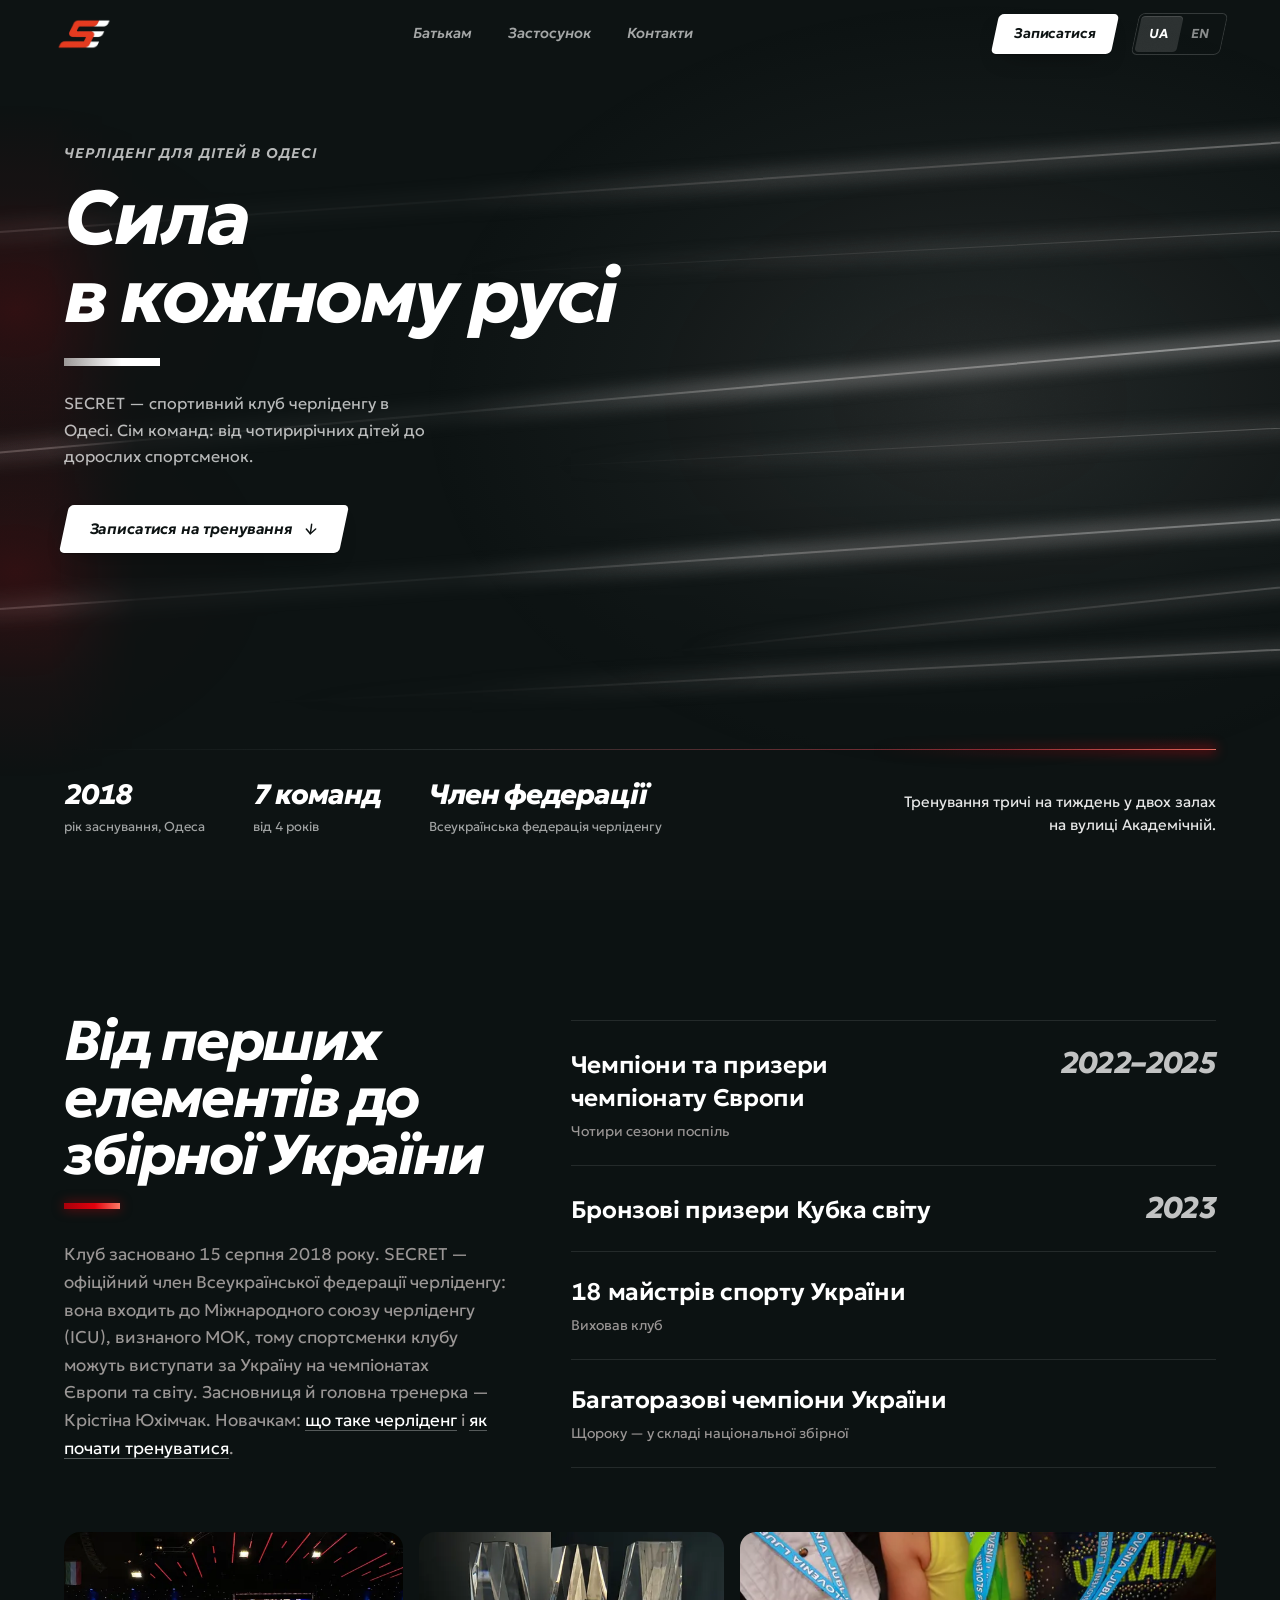
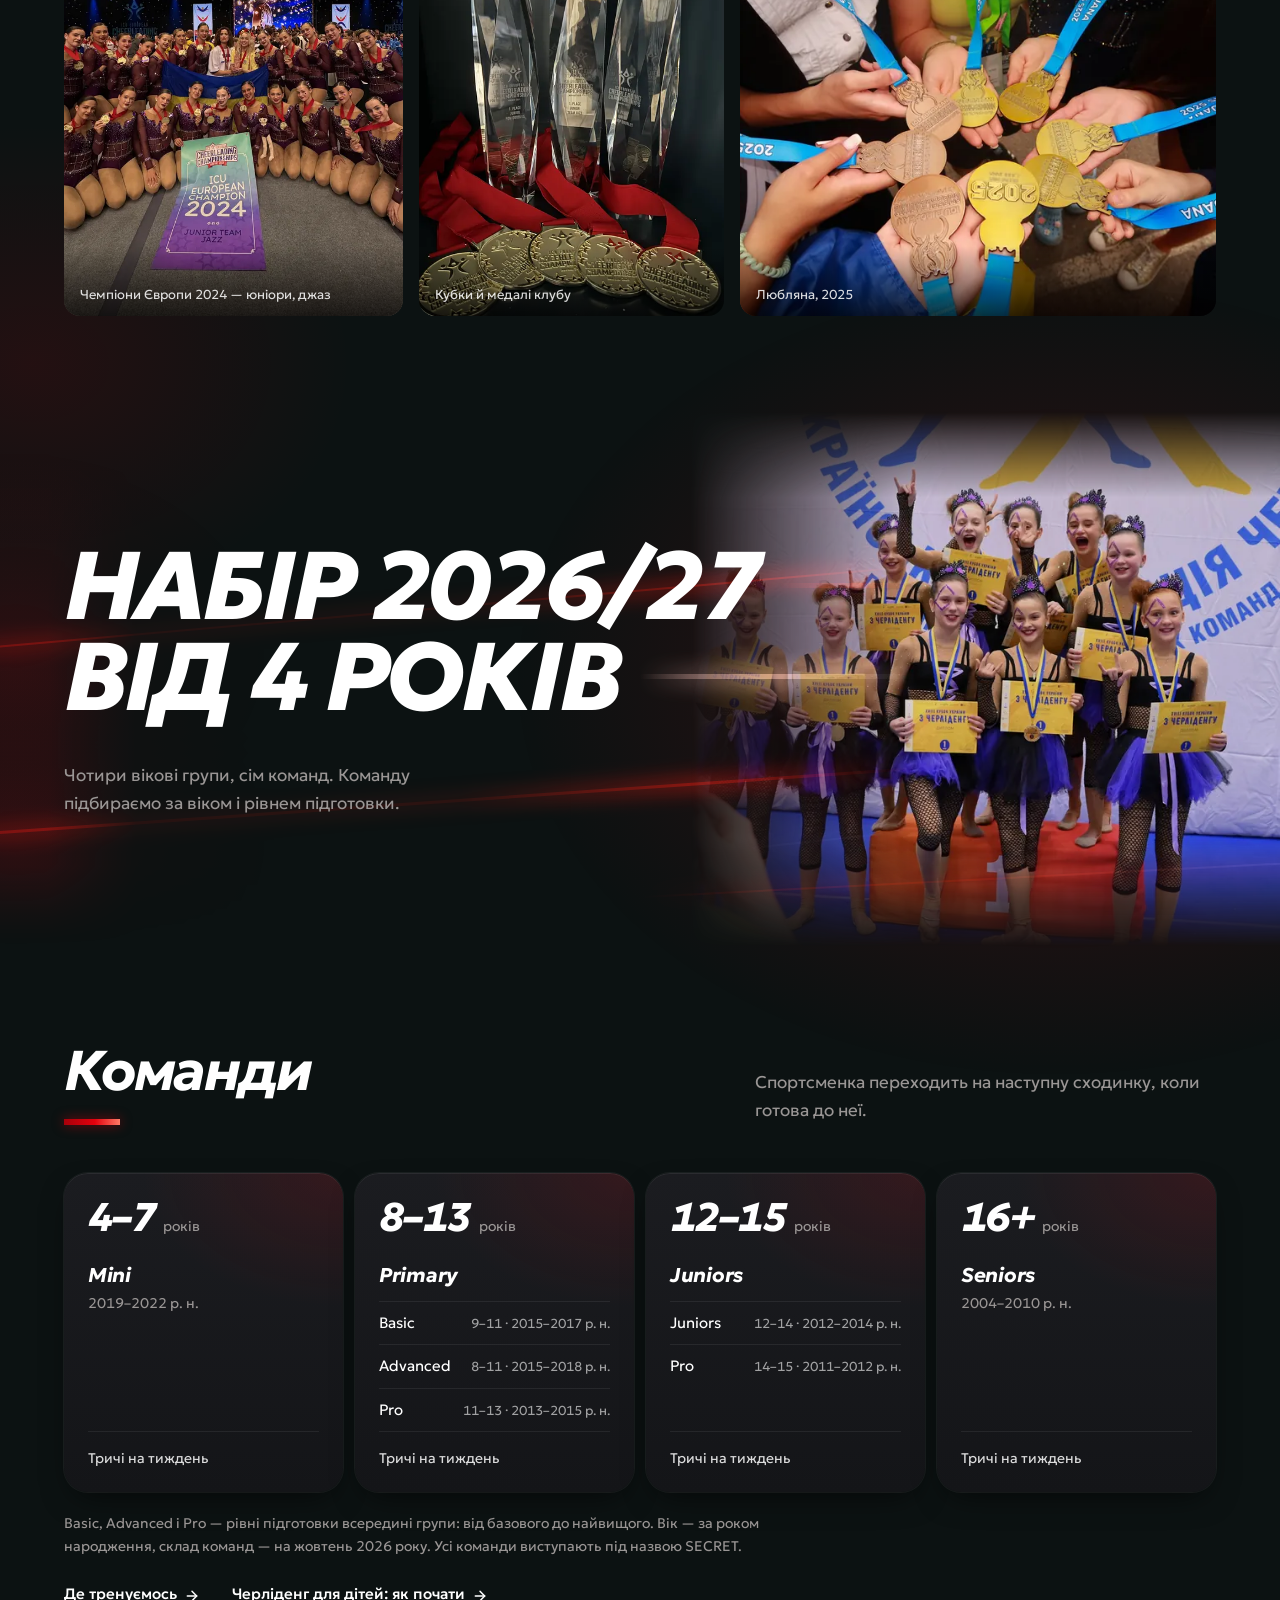
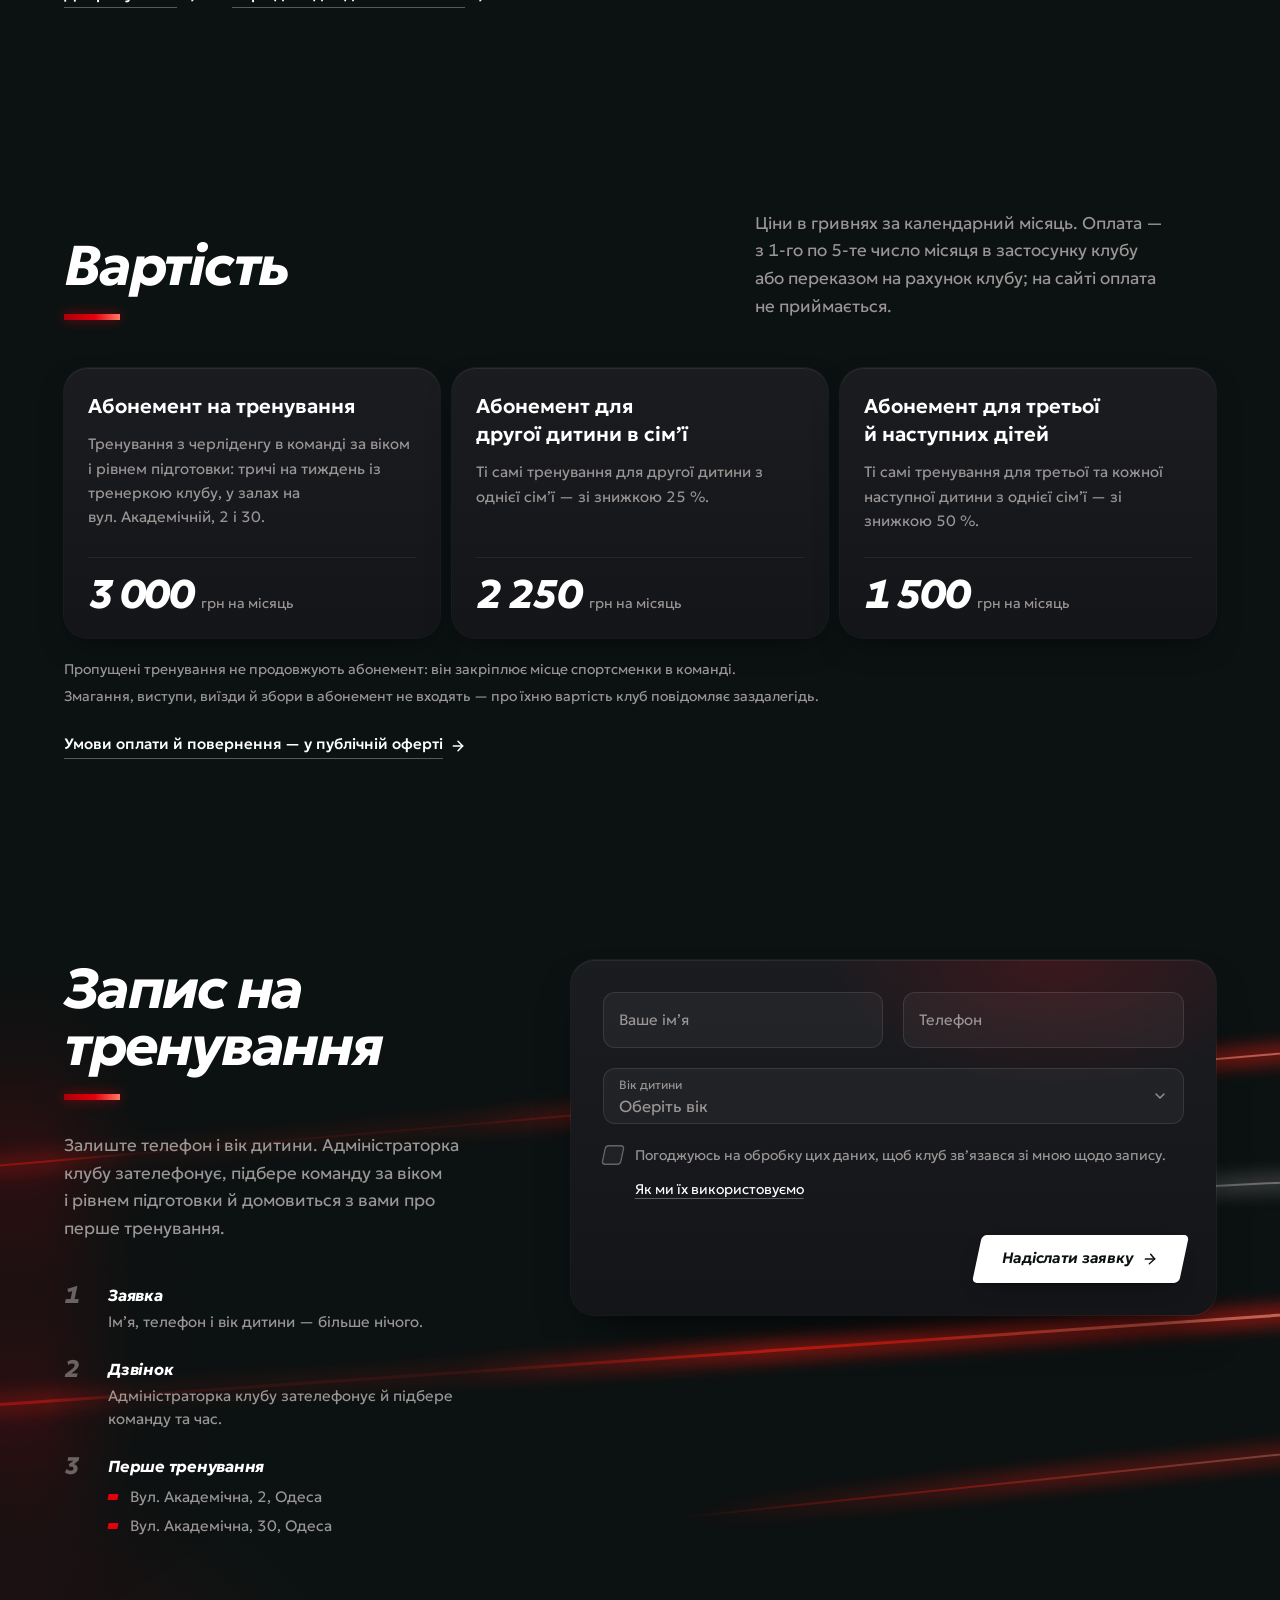
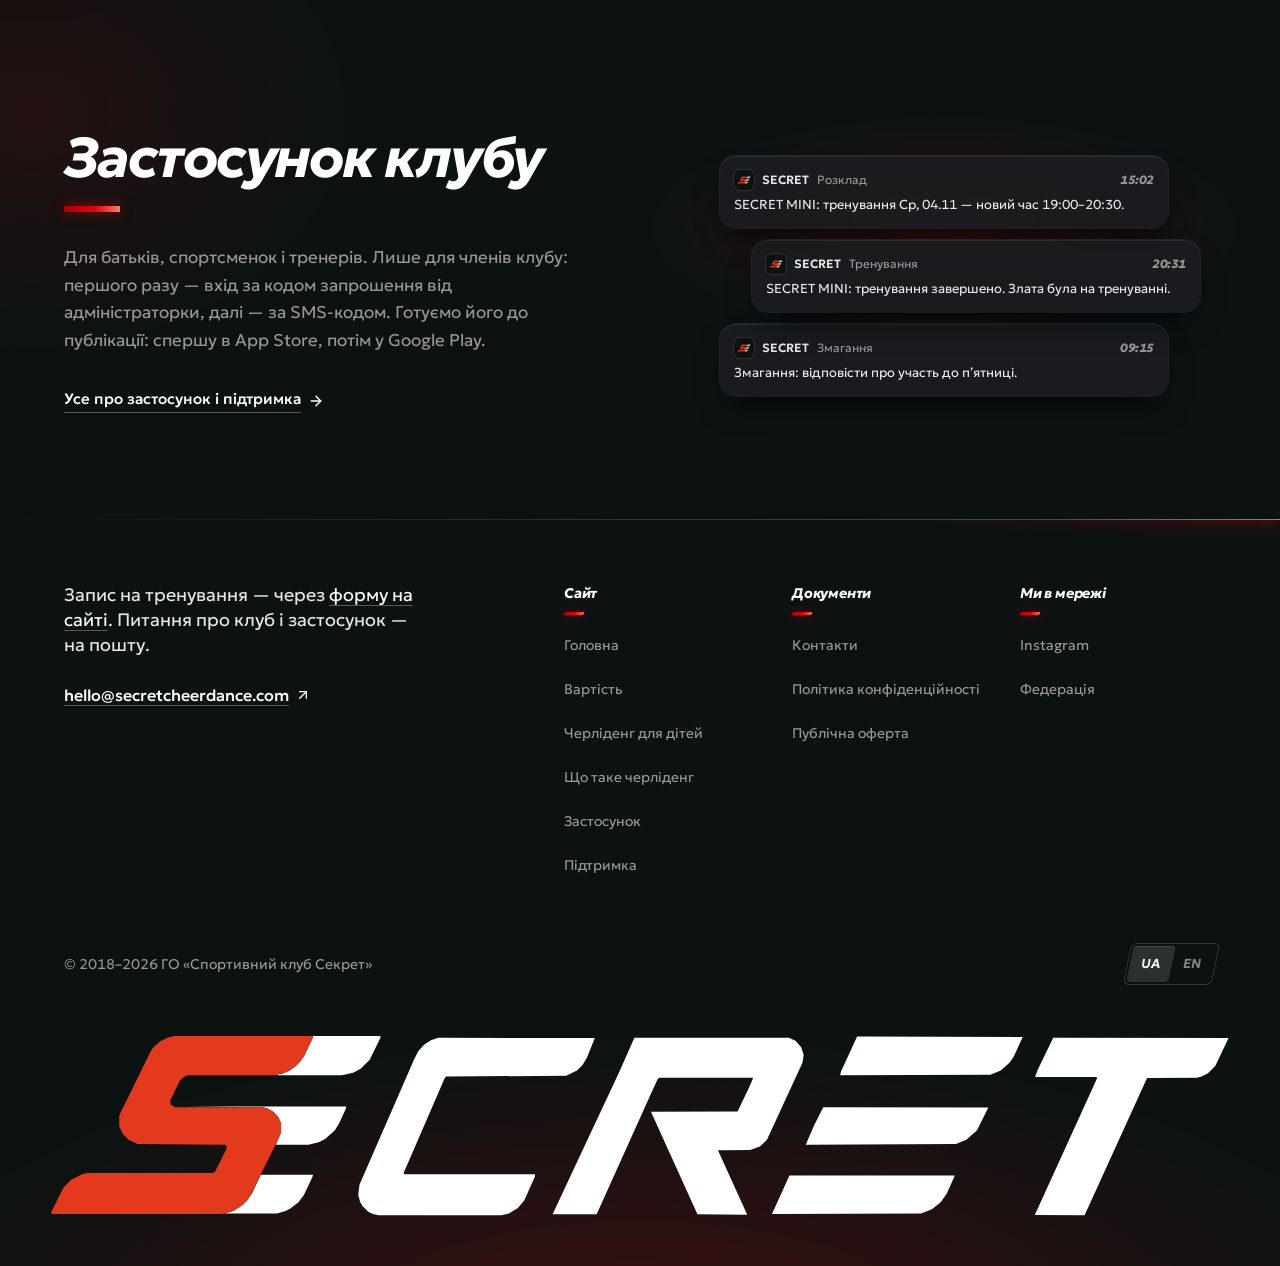
<file: index.html>
<!doctype html>
<html lang="uk">
<head>
<meta charset="utf-8">
<meta name="viewport" content="width=device-width, initial-scale=1">
<title>Черліденг (черлідинг) для дітей в Одесі від 4 років — клуб SECRET</title>
<meta name="description" content="Черліденг (черлідинг, чирлідинг) в Одесі: клуб SECRET з 2018 року, сім команд від 4 років, призери чемпіонатів Європи. Запис на тренування онлайн.">
<meta name="theme-color" content="#0c1212">
<link rel="icon" href="/favicon.ico" sizes="32x32">
<link rel="icon" type="image/png" href="/img/icon-192.png" sizes="192x192">
<link rel="apple-touch-icon" href="/img/apple-touch-icon.png">
<link rel="manifest" href="/manifest.webmanifest">
<meta property="og:type" content="website">
<meta property="og:site_name" content="SECRET CHEERDANCE">
<meta property="og:locale" content="uk_UA">
<meta property="og:locale:alternate" content="en_US">
<meta property="og:title" content="Черліденг (черлідинг) для дітей в Одесі від 4 років — клуб SECRET">
<meta property="og:description" content="Черліденг (черлідинг, чирлідинг) в Одесі: клуб SECRET з 2018 року, сім команд від 4 років, призери чемпіонатів Європи. Запис на тренування онлайн.">
<meta name="twitter:card" content="summary_large_image">
<meta property="og:url" content="https://secretcheerdance.com/">
<meta property="og:image" content="https://secretcheerdance.com/img/og-uk.jpg">
<meta property="og:image:width" content="1200">
<meta property="og:image:height" content="630">
<link rel="canonical" href="https://secretcheerdance.com/">
<link rel="alternate" hreflang="uk" href="https://secretcheerdance.com/">
<link rel="alternate" hreflang="en" href="https://secretcheerdance.com/en/">
<link rel="alternate" hreflang="x-default" href="https://secretcheerdance.com/">
<script type="application/ld+json">{"@context":"https://schema.org","@graph":[{"@type":"WebSite","@id":"https://secretcheerdance.com/#website","url":"https://secretcheerdance.com/","name":"SECRET CHEERDANCE","inLanguage":["uk","en"],"publisher":{"@id":"https://secretcheerdance.com/#club"}},{"@type":["SportsClub","SportsOrganization"],"@id":"https://secretcheerdance.com/#club","name":"SECRET CHEERDANCE","alternateName":["Спортивний клуб SECRET","SECRET"],"url":"https://secretcheerdance.com/","logo":"https://secretcheerdance.com/img/apple-touch-icon.png","image":"https://secretcheerdance.com/img/og-uk.jpg","description":"Спортивний клуб черліденгу в Одесі з 2018 року: сім команд від 4 років, чемпіони та призери чемпіонатів Європи, член Всеукраїнської федерації черліденгу.","sport":"Черліденг","slogan":"Сила в кожному русі","knowsAbout":["черліденг","черлідинг","чирлідинг","черліденг для дітей"],"foundingDate":"2018-08-15","founder":{"@type":"Person","name":"Крістіна Юхімчак"},"email":"hello@secretcheerdance.com","telephone":"+380937770018","address":{"@type":"PostalAddress","streetAddress":"вул. Академічна, 2","addressLocality":"Одеса","addressRegion":"Одеська область","addressCountry":"UA"},"location":[{"@type":"SportsActivityLocation","name":"Національний університет «Одеська юридична академія»","address":{"@type":"PostalAddress","streetAddress":"вул. Академічна, 2","addressLocality":"Одеса","addressRegion":"Одеська область","addressCountry":"UA"},"hasMap":"https://www.google.com/maps/search/?api=1&query=%D0%B2%D1%83%D0%BB.%20%D0%90%D0%BA%D0%B0%D0%B4%D0%B5%D0%BC%D1%96%D1%87%D0%BD%D0%B0%2C%202%2C%20%D0%9E%D0%B4%D0%B5%D1%81%D0%B0"},{"@type":"SportsActivityLocation","name":"Міжнародна академічна школа «Одеса»","address":{"@type":"PostalAddress","streetAddress":"вул. Академічна, 30","addressLocality":"Одеса","addressRegion":"Одеська область","addressCountry":"UA"},"hasMap":"https://www.google.com/maps/search/?api=1&query=%D0%B2%D1%83%D0%BB.%20%D0%90%D0%BA%D0%B0%D0%B4%D0%B5%D0%BC%D1%96%D1%87%D0%BD%D0%B0%2C%2030%2C%20%D0%9E%D0%B4%D0%B5%D1%81%D0%B0"}],"areaServed":{"@type":"City","name":"Одеса"},"memberOf":{"@type":"SportsOrganization","name":"Всеукраїнська федерація черліденгу","url":"https://all-ukrainian-cheerleading-federation.ua"},"sameAs":["https://www.instagram.com/secret.cheerdance/","https://all-ukrainian-cheerleading-federation.ua/secret.html"]},{"@type":"WebPage","@id":"https://secretcheerdance.com/#webpage","url":"https://secretcheerdance.com/","name":"Черліденг (черлідинг) для дітей в Одесі від 4 років — клуб SECRET","description":"Черліденг (черлідинг, чирлідинг) в Одесі: клуб SECRET з 2018 року, сім команд від 4 років, призери чемпіонатів Європи. Запис на тренування онлайн.","inLanguage":"uk","dateModified":"2026-11-20","isPartOf":{"@id":"https://secretcheerdance.com/#website"},"about":{"@id":"https://secretcheerdance.com/#club"}},{"@type":"ItemList","name":"Команди клубу","itemListElement":[{"@type":"ListItem","position":1,"item":{"@type":"SportsTeam","name":"SECRET Mini","sport":"Черліденг","memberOf":{"@id":"https://secretcheerdance.com/#club"},"audience":{"@type":"PeopleAudience","suggestedMinAge":4,"suggestedMaxAge":7},"description":"4–7 років (2019–2022 р. н.), тренування тричі на тиждень."}},{"@type":"ListItem","position":2,"item":{"@type":"SportsTeam","name":"SECRET Primary Basic","sport":"Черліденг","memberOf":{"@id":"https://secretcheerdance.com/#club"},"audience":{"@type":"PeopleAudience","suggestedMinAge":9,"suggestedMaxAge":11},"description":"9–11 років (2015–2017 р. н.), тренування тричі на тиждень."}},{"@type":"ListItem","position":3,"item":{"@type":"SportsTeam","name":"SECRET Primary Advanced","sport":"Черліденг","memberOf":{"@id":"https://secretcheerdance.com/#club"},"audience":{"@type":"PeopleAudience","suggestedMinAge":8,"suggestedMaxAge":11},"description":"8–11 років (2015–2018 р. н.), тренування тричі на тиждень."}},{"@type":"ListItem","position":4,"item":{"@type":"SportsTeam","name":"SECRET Primary Pro","sport":"Черліденг","memberOf":{"@id":"https://secretcheerdance.com/#club"},"audience":{"@type":"PeopleAudience","suggestedMinAge":11,"suggestedMaxAge":13},"description":"11–13 років (2013–2015 р. н.), тренування тричі на тиждень."}},{"@type":"ListItem","position":5,"item":{"@type":"SportsTeam","name":"SECRET Juniors","sport":"Черліденг","memberOf":{"@id":"https://secretcheerdance.com/#club"},"audience":{"@type":"PeopleAudience","suggestedMinAge":12,"suggestedMaxAge":14},"description":"12–14 років (2012–2014 р. н.), тренування тричі на тиждень."}},{"@type":"ListItem","position":6,"item":{"@type":"SportsTeam","name":"SECRET Juniors Pro","sport":"Черліденг","memberOf":{"@id":"https://secretcheerdance.com/#club"},"audience":{"@type":"PeopleAudience","suggestedMinAge":14,"suggestedMaxAge":15},"description":"14–15 років (2011–2012 р. н.), тренування тричі на тиждень."}},{"@type":"ListItem","position":7,"item":{"@type":"SportsTeam","name":"SECRET Seniors","sport":"Черліденг","memberOf":{"@id":"https://secretcheerdance.com/#club"},"audience":{"@type":"PeopleAudience","suggestedMinAge":16},"description":"16+ років (2004–2010 р. н.), тренування тричі на тиждень."}}]}]}</script>
<link rel="preload" href="/assets/geologica-cyrillic-slnt-normal-B_yzb2XQ.woff2" as="font" type="font/woff2" crossorigin>
<!-- Without JS, motion's start state (opacity 0) must not hide the text. -->
<noscript><style>[style*=opacity\:0]{opacity:1!important;filter:none!important;transform:none!important}</style></noscript>
  <script type="module" crossorigin src="/assets/client-CkAZ_IK_.js"></script>
  <link rel="stylesheet" crossorigin href="/assets/client-CqmLm-fY.css">
</head>
<body>
<div id="root" data-page="home" data-lang="uk"><link rel="preload" as="image" href="/img/secret-mark-dark.png"/><link rel="preload" as="image" imageSrcSet="/img/pompom-white-440.webp 440w, /img/pompom-white-686.webp 686w" imageSizes="(min-width: 1024px) 40vw, 80vw"/><link rel="preload" as="image" imageSrcSet="/img/pompom-red-600.webp 600w, /img/pompom-red-910.webp 910w" imageSizes="(min-width: 1024px) 40vw, 80vw" fetchPriority="high"/><a href="#main" class="absolute top-[-100px] left-6 z-50 rounded-md bg-white px-4 py-2 font-medium text-neutral-900 focus:top-3">Перейти до змісту</a><div class="relative"><div aria-hidden="true" class="pointer-events-none absolute inset-x-0 top-0 z-0 h-[min(100svh,64rem)] min-h-[640px] select-none [mask-image:linear-gradient(to_bottom,black_55%,transparent_92%)]" style="opacity:0"><svg class="absolute inset-0 h-full w-full" viewBox="0 0 1440 900" preserveAspectRatio="xMidYMid slice" aria-hidden="true"><defs><radialGradient id="hg-bloom" cx="0.5" cy="0.5" r="0.5"><stop offset="0" stop-color="#9a9695" stop-opacity="0.16"></stop><stop offset="0.6" stop-color="#9a9695" stop-opacity="0.05"></stop><stop offset="1" stop-color="#9a9695" stop-opacity="0"></stop></radialGradient></defs><ellipse cx="1060" cy="400" rx="560" ry="400" fill="url(#hg-bloom)"></ellipse></svg></div><header class="site-header sticky top-0 z-30 w-full pt-3 pb-2 transition-[translate,opacity,background-color,box-shadow] duration-300 ease-out px-6 sm:px-8 md:px-12 lg:px-14"><div class="flex items-center justify-between gap-6"><a href="/" class="flex min-h-11 shrink-0 items-center" aria-label="SECRET CHEERDANCE"><img src="/img/secret-mark-dark.png" width="256" height="148" alt="SECRET CHEERDANCE" class="h-auto w-14"/></a><nav aria-label="Розділи" class="nav-links relative hidden items-center gap-7 lg:flex xl:gap-9"><a href="/cherlidenh-dlia-ditei/" class="nav-link">Батькам</a><a href="/zastosunok/" class="nav-link">Застосунок</a><a href="/kontakty/" class="nav-link">Контакти</a><span aria-hidden="true" class="nav-bar-trail"></span><span aria-hidden="true" class="nav-bar"></span></nav><div class="flex items-center gap-2 lg:gap-5"><a href="/zastosunok/" class="btn btn-ghost btn-sm min-h-11 px-3.5 text-[13px] before:inset-y-1 after:inset-y-1 lg:hidden"><span class="btn-label">Застосунок</span></a><a href="#signup" class="btn btn-primary btn-sm max-lg:min-h-11 max-lg:hidden"><span class="btn-trail" aria-hidden="true"><i></i><i></i><i></i></span><span class="btn-label">Записатися</span></a><div class="lang max-lg:hidden" role="group" aria-label="Мова сайту"><span aria-hidden="true" class="lang-thumb"></span><span aria-current="true" lang="uk"><span class="sr-only">Українська</span><span aria-hidden="true">UA</span></span><a href="/en/" hrefLang="en" lang="en">EN<span class="sr-only"> — <!-- -->English</span></a></div><button type="button" aria-haspopup="dialog" aria-label="Меню" class="-mr-2.5 flex size-11 items-center justify-center rounded-full text-white transition-colors duration-150 hover:bg-white/5 lg:hidden"><svg xmlns="http://www.w3.org/2000/svg" width="24" height="24" viewBox="0 0 24 24" fill="none" stroke="currentColor" stroke-width="2" stroke-linecap="round" stroke-linejoin="round" class="lucide lucide-menu h-6 w-6" aria-hidden="true"><path d="M4 5h16"></path><path d="M4 12h16"></path><path d="M4 19h16"></path></svg></button></div></div><dialog aria-label="Меню" class="menu m-0 h-full max-h-none w-full max-w-none bg-background p-0 text-white backdrop:bg-transparent open:flex open:flex-col lg:hidden"><div class="flex items-center justify-between pt-4 px-6 sm:px-8 md:px-12 lg:px-14"><a href="/" class="flex min-h-11 shrink-0 items-center" aria-label="SECRET CHEERDANCE"><img src="/img/secret-mark-dark.png" width="256" height="148" alt="SECRET CHEERDANCE" class="h-auto w-14"/></a><button type="button" aria-label="Закрити меню" class="-mr-2.5 flex size-11 items-center justify-center rounded-full text-white transition-colors duration-150 hover:bg-white/5"><svg xmlns="http://www.w3.org/2000/svg" width="24" height="24" viewBox="0 0 24 24" fill="none" stroke="currentColor" stroke-width="2" stroke-linecap="round" stroke-linejoin="round" class="lucide lucide-x h-6 w-6" aria-hidden="true"><path d="M18 6 6 18"></path><path d="m6 6 12 12"></path></svg></button></div><nav aria-label="Розділи" class="flex-1 overflow-y-auto pt-8 pb-6 px-6 sm:px-8 md:px-12 lg:px-14"><ul><li style="--i:0"><a href="/" aria-current="page" class="group slant flex min-h-14 items-center gap-4 text-[clamp(1.75rem,8vw,2.25rem)] leading-none font-bold tracking-[-0.03em] text-white/55 transition-colors duration-150 hover:text-white aria-[current=page]:text-white"><span aria-hidden="true" class="h-1.5 w-6 shrink-0 -skew-x-[24deg] bg-white/10 group-aria-[current=page]:bg-primary"></span>Головна</a></li><li style="--i:1"><a href="/cherlidenh-dlia-ditei/" class="group slant flex min-h-14 items-center gap-4 text-[clamp(1.75rem,8vw,2.25rem)] leading-none font-bold tracking-[-0.03em] text-white/55 transition-colors duration-150 hover:text-white aria-[current=page]:text-white"><span aria-hidden="true" class="h-1.5 w-6 shrink-0 -skew-x-[24deg] bg-white/10 group-aria-[current=page]:bg-primary"></span>Батькам</a></li><li style="--i:2"><a href="/zastosunok/" class="group slant flex min-h-14 items-center gap-4 text-[clamp(1.75rem,8vw,2.25rem)] leading-none font-bold tracking-[-0.03em] text-white/55 transition-colors duration-150 hover:text-white aria-[current=page]:text-white"><span aria-hidden="true" class="h-1.5 w-6 shrink-0 -skew-x-[24deg] bg-white/10 group-aria-[current=page]:bg-primary"></span>Застосунок</a></li><li style="--i:3"><a href="/kontakty/" class="group slant flex min-h-14 items-center gap-4 text-[clamp(1.75rem,8vw,2.25rem)] leading-none font-bold tracking-[-0.03em] text-white/55 transition-colors duration-150 hover:text-white aria-[current=page]:text-white"><span aria-hidden="true" class="h-1.5 w-6 shrink-0 -skew-x-[24deg] bg-white/10 group-aria-[current=page]:bg-primary"></span>Контакти</a></li></ul></nav><div class="space-y-3 border-t border-white/10 pt-5 pb-[max(1.25rem,env(safe-area-inset-bottom))] px-6 sm:px-8 md:px-12 lg:px-14"><a href="#signup" class="btn btn-primary w-full"><span class="btn-trail" aria-hidden="true"><i></i><i></i><i></i></span><span class="btn-label">Записатися на тренування</span></a><div class="flex justify-center pt-1"><div class="lang lang-lg" role="group" aria-label="Мова сайту"><span aria-hidden="true" class="lang-thumb"></span><span aria-current="true" lang="uk"><span class="sr-only">Українська</span><span aria-hidden="true">UA</span></span><a href="/en/" hrefLang="en" lang="en">EN<span class="sr-only"> — <!-- -->English</span></a></div></div></div></dialog></header><main id="main"><section id="hero" aria-labelledby="hero-title" class="relative z-10 flex overflow-x-clip min-h-[calc(100svh-7rem)] flex-col px-6 pt-12 pb-12 max-lg:[@media(max-height:36rem)]:pt-8 sm:px-8 md:px-12 lg:min-h-[min(calc(100svh-5rem),60rem)] lg:px-14 lg:pt-20"><div aria-hidden="true" class="pointer-events-none absolute inset-0 overflow-hidden mix-blend-screen thru z-[1] [--lf:58%] max-lg:[mask-image:linear-gradient(180deg,#000_38%,rgba(0,0,0,0.35)_48%)]"><span class="light-line tone-grey is-thru" style="top:9%;left:10%;opacity:0.45;--w:1.5px;--a:-4deg;clip-path:inset(-40px 0px -40px 100%)"><i style="--sd:3s"></i></span><span class="light-line tone-grey" style="top:20%;left:34%;opacity:0.3;--w:1px;--a:-3deg;clip-path:inset(-40px 0px -40px 100%)"></span><span class="light-line tone-steel is-thru" style="top:33%;left:0%;opacity:0.55;--w:2px;--a:-5deg;clip-path:inset(-40px 0px -40px 100%)"><i style="--sd:6.5s"></i></span><span class="light-line tone-grey" style="top:44%;left:42%;opacity:0.35;--w:1px;--a:-3deg;clip-path:inset(-40px 0px -40px 100%)"></span><span class="light-line tone-steel is-thru" style="top:55%;left:6%;opacity:0.45;--w:1.5px;--a:-4deg;clip-path:inset(-40px 0px -40px 100%)"></span><span class="light-line tone-grey" style="top:63%;left:52%;opacity:0.3;--w:1.5px;--a:-6deg;clip-path:inset(-40px 0px -40px 100%)"></span><span class="light-line tone-grey" style="top:71%;left:20%;opacity:0.4;--w:1.5px;--a:-3deg;clip-path:inset(-40px 0px -40px 100%)"><i style="--sd:10s"></i></span><span class="light-exit" style="top:30%"></span><span class="light-exit" style="top:62%"></span></div><div class="mx-auto flex w-full max-w-site flex-1 flex-col justify-between gap-16"><div class="relative flex flex-1 flex-col"><div aria-hidden="true" class="pointer-events-none relative select-none -mt-8 h-[min(85vw,30rem,40svh)] w-full self-stretch max-lg:[@media(max-height:36rem)]:h-[34svh] lg:absolute lg:-top-8 lg:right-0 lg:left-[48%] lg:mt-0 lg:h-[calc(100%+2rem)] lg:w-auto xl:-top-16 xl:h-[calc(100%+4rem)]"><div class="pompom absolute left-[-10%] top-[30%] w-[66%] lg:left-[0%] lg:top-[38%] lg:w-[52%]" style="aspect-ratio:686 / 615"><img src="/img/pompom-white-440.webp" srcSet="/img/pompom-white-440.webp 440w, /img/pompom-white-686.webp 686w" sizes="(min-width: 1024px) 40vw, 80vw" width="686" height="615" alt="" decoding="async" class="pompom-img absolute inset-0 size-full"/><canvas class="pompom-gl absolute" style="left:-12.5%;top:-12.5%;width:125%;height:125%"></canvas></div><div class="pompom absolute right-[-24%] top-[-6%] w-[100%] lg:right-[-18%] lg:top-[-8%] lg:w-[92%]" style="aspect-ratio:910 / 769"><img src="/img/pompom-red-600.webp" srcSet="/img/pompom-red-600.webp 600w, /img/pompom-red-910.webp 910w" sizes="(min-width: 1024px) 40vw, 80vw" width="910" height="769" alt="" decoding="async" fetchPriority="high" class="pompom-img absolute inset-0 size-full"/><canvas class="pompom-gl absolute" style="left:-12.5%;top:-12.5%;width:125%;height:125%"></canvas></div></div><div class="relative z-[3] -mt-4 flex max-w-3xl flex-col items-start lg:mt-0"><h1 id="hero-title" class="slant text-[clamp(2.25rem,11.2vw,2.9rem)] leading-[1.02] font-bold tracking-[-0.04em] text-white sm:text-[3.5rem] md:text-[4rem] xl:text-[4.75rem] 2xl:text-[6rem]"><span class="mb-3 block text-[13px] leading-snug font-semibold tracking-[0.08em] text-white/70 uppercase sm:mb-4 sm:text-sm">Черліденг для дітей в Одесі</span><span class="block whitespace-nowrap">Сила</span><span class="block whitespace-nowrap">в кожному русі</span></h1><span aria-hidden="true" class="bar-white mt-5 block sm:mt-6 max-lg:[@media(max-height:36rem)]:mt-4 h-2 w-24 origin-left -skew-x-[24deg]" style="transform:scaleX(0)"></span><p class="mt-5 sm:mt-6 max-lg:[@media(max-height:36rem)]:mt-4 max-w-[440px] text-[15px] leading-[1.65] text-pretty text-white/70 sm:text-base 2xl:max-w-lg 2xl:text-lg">SECRET — спортивний клуб черліденгу в Одесі. Сім команд: від чотирирічних дітей до дорослих спортсменок.</p><div class="mt-9 max-lg:[@media(max-height:36rem)]:mt-7 flex flex-wrap items-center gap-x-4 gap-y-3 max-sm:self-stretch max-sm:justify-center"><div data-signup="true"><a href="#signup" class="btn btn-primary btn-nudge"><span class="btn-trail" aria-hidden="true"><i></i><i></i><i></i></span><span class="btn-label">Записатися на тренування</span><span class="btn-icon btn-icon-down" aria-hidden="true"><svg xmlns="http://www.w3.org/2000/svg" width="24" height="24" viewBox="0 0 24 24" fill="none" stroke="currentColor" stroke-width="2.25" stroke-linecap="round" stroke-linejoin="round" class="lucide lucide-arrow-down" aria-hidden="true"><path d="M12 5v14"></path><path d="m19 12-7 7-7-7"></path></svg><svg xmlns="http://www.w3.org/2000/svg" width="24" height="24" viewBox="0 0 24 24" fill="none" stroke="currentColor" stroke-width="2.25" stroke-linecap="round" stroke-linejoin="round" class="lucide lucide-arrow-down" aria-hidden="true"><path d="M12 5v14"></path><path d="m19 12-7 7-7-7"></path></svg></span></a></div></div></div></div><div class="seam relative z-[3] flex flex-col-reverse gap-8 pt-8 sm:flex-row sm:items-end sm:justify-between"><ul class="flex flex-wrap gap-x-12 gap-y-6"><li class="flex flex-col gap-2"><span class="slant text-2xl leading-none font-extrabold tracking-[-0.035em] text-white md:text-[1.75rem]">2018</span><span class="max-w-[15rem] text-[13px] text-white/60">рік заснування, Одеса</span></li><li class="flex flex-col gap-2"><span class="slant text-2xl leading-none font-extrabold tracking-[-0.035em] text-white md:text-[1.75rem]">7 команд</span><span class="max-w-[15rem] text-[13px] text-white/60">від 4 років</span></li><li class="flex flex-col gap-2"><span class="slant text-2xl leading-none font-extrabold tracking-[-0.035em] text-white md:text-[1.75rem]">Член федерації</span><span class="max-w-[15rem] text-[13px] text-white/60">Всеукраїнська федерація черліденгу</span></li></ul><p class="max-w-xs text-[15px] leading-[1.55] text-pretty text-white/90 sm:text-right">Тренування тричі на тиждень у двох залах на вулиці Академічній.</p></div></div></section><section id="about" aria-labelledby="about-title" class="relative isolate w-full scroll-mt-4 px-6 pt-20 pb-14 sm:px-8 md:px-12 md:pt-32 md:pb-24 lg:px-14"><div aria-hidden="true" class="pointer-events-none absolute -left-72 -z-10 hidden h-[30rem] w-[40rem] bg-[radial-gradient(closest-side,rgba(227,1,13,0.11),rgba(227,1,13,0))] lg:block -bottom-48"></div><div class="mx-auto grid max-w-site gap-12 lg:grid-cols-12 lg:gap-16"><div class="lg:col-span-5"><h2 id="about-title" class="slant text-[2.5rem] leading-[1.02] font-bold tracking-[-0.04em] text-white md:text-5xl lg:text-[3.5rem]">Від перших елементів до збірної України<span aria-hidden="true" class="bar-light mt-5 block h-1.5 w-14 origin-left -skew-x-[24deg]" style="opacity:0;transform:scaleX(0)"></span></h2><p class="mt-8 max-w-xl text-base leading-relaxed text-muted-foreground md:text-[17px] [&amp;_a]:text-white [&amp;_a]:underline [&amp;_a]:decoration-white/30 [&amp;_a]:underline-offset-4 [&amp;_a:hover]:decoration-white">Клуб засновано 15 серпня 2018 року. SECRET — офіційний член Всеукраїнської федерації черліденгу: вона входить до Міжнародного союзу черліденгу (ICU), визнаного МОК, тому спортсменки клубу можуть виступати за Україну на чемпіонатах Європи та світу. Засновниця й головна тренерка — Крістіна Юхімчак. Новачкам: <a href="/shcho-take-cherlidenh/">що таке черліденг</a> і <a href="/cherlidenh-dlia-ditei/">як почати тренуватися</a>.</p></div><ul class="border-t border-white/10 lg:col-span-7 lg:mt-2"><li class="flex flex-col-reverse gap-2 border-b border-white/10 py-5 sm:flex-row sm:items-baseline sm:justify-between sm:gap-6 sm:py-6" style="opacity:0;transform:translateY(22px)"><div><p class="text-xl leading-snug font-semibold tracking-[-0.015em] text-white md:text-2xl">Чемпіони та призери чемпіонату Європи</p><p class="mt-1.5 text-sm text-muted-foreground">Чотири сезони поспіль</p></div><span class="num shrink-0 text-xl text-white/75 sm:text-2xl md:text-3xl">2022–2025</span></li><li class="flex flex-col-reverse gap-2 border-b border-white/10 py-5 sm:flex-row sm:items-baseline sm:justify-between sm:gap-6 sm:py-6" style="opacity:0;transform:translateY(22px)"><div><p class="text-xl leading-snug font-semibold tracking-[-0.015em] text-white md:text-2xl">Бронзові призери Кубка світу</p></div><span class="num shrink-0 text-xl text-white/75 sm:text-2xl md:text-3xl">2023</span></li><li class="flex flex-col-reverse gap-2 border-b border-white/10 py-5 sm:flex-row sm:items-baseline sm:justify-between sm:gap-6 sm:py-6" style="opacity:0;transform:translateY(22px)"><div><p class="text-xl leading-snug font-semibold tracking-[-0.015em] text-white md:text-2xl">18 майстрів спорту України</p><p class="mt-1.5 text-sm text-muted-foreground">Виховав клуб</p></div></li><li class="flex flex-col-reverse gap-2 border-b border-white/10 py-5 sm:flex-row sm:items-baseline sm:justify-between sm:gap-6 sm:py-6" style="opacity:0;transform:translateY(22px)"><div><p class="text-xl leading-snug font-semibold tracking-[-0.015em] text-white md:text-2xl">Багаторазові чемпіони України</p><p class="mt-1.5 text-sm text-muted-foreground">Щороку — у складі національної збірної</p></div></li></ul></div><div class="mx-auto mt-12 grid max-w-site grid-cols-2 gap-3 md:mt-16 md:flex md:h-[min(30vw,27rem)] md:gap-4"><figure class="relative col-span-2 aspect-[107/100] md:aspect-auto md:flex-[1.07]"><div class="absolute inset-0 overflow-hidden rounded-2xl bg-white/[0.04]" style="clip-path:polygon(0% 0%, 0% 0%, -12% 100%, -12% 100%)"><img src="/img/club/euro-2024-team-1200.webp" srcSet="/img/club/euro-2024-team-700.webp 700w, /img/club/euro-2024-team-1200.webp 1200w, /img/club/euro-2024-team-1800.webp 1800w" width="1800" height="1680" sizes="(min-width: 768px) 32vw, 100vw" alt="Команда SECRET із прапором України та банером «ICU European Champion 2024, Junior Team Jazz»" loading="lazy" decoding="async" class="size-full object-cover" style="transform:scale(1.08)"/></div><figcaption class="absolute inset-x-0 bottom-0 rounded-b-2xl bg-[linear-gradient(to_top,rgba(0,0,0,0.72),transparent)] px-4 pt-10 pb-3 text-[13px] leading-snug text-white/85" style="opacity:0">Чемпіони Європи 2024 — юніори, джаз</figcaption></figure><figure class="relative aspect-square md:aspect-auto md:flex-[0.96]"><div class="absolute inset-0 overflow-hidden rounded-2xl bg-white/[0.04]" style="clip-path:polygon(0% 0%, 0% 0%, -12% 100%, -12% 100%)"><img src="/img/club/trophies-1000.webp" srcSet="/img/club/trophies-600.webp 600w, /img/club/trophies-1000.webp 1000w, /img/club/trophies-1500.webp 1500w" width="1500" height="1560" sizes="(min-width: 768px) 28vw, 50vw" alt="Кришталеві кубки та золоті медалі чемпіонатів" loading="lazy" decoding="async" class="size-full object-cover" style="transform:scale(1.08)"/></div><figcaption class="absolute inset-x-0 bottom-0 rounded-b-2xl bg-[linear-gradient(to_top,rgba(0,0,0,0.72),transparent)] px-4 pt-10 pb-3 text-[13px] leading-snug text-white/85" style="opacity:0">Кубки й медалі клубу</figcaption></figure><figure class="relative aspect-square md:aspect-auto md:flex-[1.5]"><div class="absolute inset-0 overflow-hidden rounded-2xl bg-white/[0.04]" style="clip-path:polygon(0% 0%, 0% 0%, -12% 100%, -12% 100%)"><img src="/img/club/medals-2025-1200.webp" srcSet="/img/club/medals-2025-700.webp 700w, /img/club/medals-2025-1200.webp 1200w, /img/club/medals-2025-1800.webp 1800w" width="1800" height="1200" sizes="(min-width: 768px) 44vw, 50vw" alt="Руки спортсменок із медалями чемпіонату в Любляні 2025 року" loading="lazy" decoding="async" class="size-full object-cover" style="transform:scale(1.08)"/></div><figcaption class="absolute inset-x-0 bottom-0 rounded-b-2xl bg-[linear-gradient(to_top,rgba(0,0,0,0.72),transparent)] px-4 pt-10 pb-3 text-[13px] leading-snug text-white/85" style="opacity:0">Любляна, 2025</figcaption></figure></div></section><section aria-labelledby="poster-title" class="relative isolate w-full overflow-x-clip px-6 py-16 sm:px-8 md:px-12 md:py-32 lg:px-14"><div aria-hidden="true" class="pointer-events-none absolute top-1/2 right-[-25%] -z-10 h-[150%] w-[85%] -translate-y-1/2 bg-[radial-gradient(closest-side,rgba(227,1,13,0.26),rgba(227,1,13,0.08)_55%,rgba(227,1,13,0))]"></div><div aria-hidden="true" class="pointer-events-none absolute inset-0 overflow-hidden mix-blend-screen thru thru-v -z-10 [mask-image:linear-gradient(to_bottom,transparent,#000_15%,#000_85%,transparent)] max-sm:[&amp;&gt;span:nth-child(3)]:hidden max-sm:[&amp;&gt;span:nth-child(4)]:hidden"><span class="light-line tone-red is-thru" style="top:22%;left:46%;opacity:0.55;--w:2px;--a:-5deg;clip-path:inset(-40px 0px -40px 100%)"><i style="--sd:4.5s"></i></span><span class="light-line tone-grey" style="top:34%;left:62%;opacity:0.45;--w:1.5px;--a:-3deg;clip-path:inset(-40px 0px -40px 100%)"></span><span class="light-line tone-red is-thru" style="top:61%;left:38%;opacity:0.6;--w:2.5px;--a:-4deg;clip-path:inset(-40px 0px -40px 100%)"></span><span class="light-line tone-grey" style="top:70%;left:58%;opacity:0.4;--w:1.5px;--a:-6deg;clip-path:inset(-40px 0px -40px 100%)"></span><span class="light-line tone-red" style="top:84%;left:50%;opacity:0.45;--w:2px;--a:-3deg;clip-path:inset(-40px 0px -40px 100%)"><i style="--sd:9s"></i></span><span class="light-exit" style="top:45%"></span><span class="light-exit" style="top:80%"></span></div><div class="mx-auto max-w-site"><h2 id="poster-title" class="slant text-[clamp(2.6rem,9vw,6rem)] leading-[0.95] font-extrabold tracking-[-0.04em] text-white uppercase"><span class="flex items-center gap-[0.22em]"><span class="relative z-[3] shrink-0" style="opacity:0;transform:translateX(-28px)">Набір 2026/27</span><span aria-hidden="true" class="beam z-[1] min-w-[0.6em] flex-1 tone-red mr-[calc(50%_-_50vw)]" style="clip-path:inset(-40px 0px -40px 100%)"><i style="--sd:2.6s"></i></span></span><span class="flex items-center gap-[0.22em]"><span class="relative z-[3] shrink-0" style="opacity:0;transform:translateX(-28px)">від 4 років</span><span aria-hidden="true" class="beam z-[1] min-w-[0.6em] flex-1 tone-white mr-[calc(50%_-_50vw)]" style="clip-path:inset(-40px 0px -40px 100%)"></span></span></h2><p class="relative z-[3] mt-10 max-w-md text-base leading-relaxed text-muted-foreground md:text-[17px] lg:max-w-sm">Чотири вікові групи, сім команд. Команду підбираємо за віком і рівнем підготовки.</p></div><figure class="poster-photo relative z-[2] -mx-6 mt-10 aspect-square sm:mx-auto sm:w-[70%] lg:absolute lg:inset-y-0 lg:right-0 lg:mx-0 lg:mt-0 lg:aspect-auto lg:w-[46%]" style="opacity:0"><img src="/img/club/young-podium-1200.webp" srcSet="/img/club/young-podium-700.webp 700w, /img/club/young-podium-1200.webp 1200w, /img/club/young-podium-1800.webp 1800w" width="1800" height="1831" sizes="(min-width: 1024px) 46vw, 100vw" alt="Наймолодші спортсменки на п’єдесталі чемпіонату України з медалями й дипломами" loading="lazy" decoding="async" class="size-full object-cover object-[50%_60%]"/></figure></section><section id="teams" aria-labelledby="teams-title" class="w-full scroll-mt-4 px-6 py-14 sm:px-8 md:px-12 md:py-24 lg:px-14"><div class="mx-auto max-w-site"><div class="grid gap-8 lg:grid-cols-12 lg:items-end"><h2 id="teams-title" class="slant text-[2.5rem] leading-[1.02] font-bold tracking-[-0.04em] text-white md:text-5xl lg:text-[3.5rem] lg:col-span-7">Команди<span aria-hidden="true" class="bar-light mt-5 block h-1.5 w-14 origin-left -skew-x-[24deg]" style="opacity:0;transform:scaleX(0)"></span></h2><p class="max-w-md text-base leading-relaxed text-muted-foreground md:text-[17px] lg:col-span-5">Спортсменка переходить на наступну сходинку, коли готова до неї.</p></div><ol class="mt-12 grid gap-3 sm:grid-cols-2 lg:grid-cols-4"><li class="flex" style="opacity:0;transform:translateY(22px)"><div class="flex w-full flex-col rounded-3xl bg-[radial-gradient(120%_70%_at_100%_0%,rgba(227,1,13,0.13),rgba(227,1,13,0)_60%),linear-gradient(180deg,var(--card-2),var(--card))] p-6 shadow-[0_0_0_1px_rgba(255,255,255,0.06),inset_0_1px_0_rgba(255,255,255,0.07),0_12px_32px_-12px_rgba(0,0,0,0.7)] transition-shadow duration-300 spot"><p class="flex items-baseline gap-2"><span class="num text-[2.5rem] leading-none whitespace-nowrap text-white">4–7</span><span class="text-sm text-muted-foreground">років</span></p><h3 class="t-name mt-6 text-xl text-white">Mini</h3><p class="mt-1 text-sm text-muted-foreground">2019–2022 р. н.</p><p class="mt-auto border-t border-white/[0.07] pt-4 text-sm text-white/85 max-sm:mt-5">Тричі на тиждень</p></div></li><li class="flex" style="opacity:0;transform:translateY(22px)"><div class="flex w-full flex-col rounded-3xl bg-[radial-gradient(120%_70%_at_100%_0%,rgba(227,1,13,0.13),rgba(227,1,13,0)_60%),linear-gradient(180deg,var(--card-2),var(--card))] p-6 shadow-[0_0_0_1px_rgba(255,255,255,0.06),inset_0_1px_0_rgba(255,255,255,0.07),0_12px_32px_-12px_rgba(0,0,0,0.7)] transition-shadow duration-300 spot"><p class="flex items-baseline gap-2"><span class="num text-[2.5rem] leading-none whitespace-nowrap text-white">8–13</span><span class="text-sm text-muted-foreground">років</span></p><h3 class="t-name mt-6 text-xl text-white">Primary</h3><ul class="mt-3 divide-y divide-white/[0.07] border-t border-white/[0.07]"><li class="flex items-baseline justify-between gap-3 py-2.5"><span class="text-[15px] text-white">Basic</span><span class="text-right text-[13px] whitespace-nowrap text-white/60">9–11<!-- --> · <!-- -->2015–2017 р. н.</span></li><li class="flex items-baseline justify-between gap-3 py-2.5"><span class="text-[15px] text-white">Advanced</span><span class="text-right text-[13px] whitespace-nowrap text-white/60">8–11<!-- --> · <!-- -->2015–2018 р. н.</span></li><li class="flex items-baseline justify-between gap-3 py-2.5"><span class="text-[15px] text-white">Pro</span><span class="text-right text-[13px] whitespace-nowrap text-white/60">11–13<!-- --> · <!-- -->2013–2015 р. н.</span></li></ul><p class="mt-auto border-t border-white/[0.07] pt-4 text-sm text-white/85 max-sm:mt-5">Тричі на тиждень</p></div></li><li class="flex" style="opacity:0;transform:translateY(22px)"><div class="flex w-full flex-col rounded-3xl bg-[radial-gradient(120%_70%_at_100%_0%,rgba(227,1,13,0.13),rgba(227,1,13,0)_60%),linear-gradient(180deg,var(--card-2),var(--card))] p-6 shadow-[0_0_0_1px_rgba(255,255,255,0.06),inset_0_1px_0_rgba(255,255,255,0.07),0_12px_32px_-12px_rgba(0,0,0,0.7)] transition-shadow duration-300 spot"><p class="flex items-baseline gap-2"><span class="num text-[2.5rem] leading-none whitespace-nowrap text-white">12–15</span><span class="text-sm text-muted-foreground">років</span></p><h3 class="t-name mt-6 text-xl text-white">Juniors</h3><ul class="mt-3 divide-y divide-white/[0.07] border-t border-white/[0.07]"><li class="flex items-baseline justify-between gap-3 py-2.5"><span class="text-[15px] text-white">Juniors</span><span class="text-right text-[13px] whitespace-nowrap text-white/60">12–14<!-- --> · <!-- -->2012–2014 р. н.</span></li><li class="flex items-baseline justify-between gap-3 py-2.5"><span class="text-[15px] text-white">Pro</span><span class="text-right text-[13px] whitespace-nowrap text-white/60">14–15<!-- --> · <!-- -->2011–2012 р. н.</span></li></ul><p class="mt-auto border-t border-white/[0.07] pt-4 text-sm text-white/85 max-sm:mt-5">Тричі на тиждень</p></div></li><li class="flex" style="opacity:0;transform:translateY(22px)"><div class="flex w-full flex-col rounded-3xl bg-[radial-gradient(120%_70%_at_100%_0%,rgba(227,1,13,0.13),rgba(227,1,13,0)_60%),linear-gradient(180deg,var(--card-2),var(--card))] p-6 shadow-[0_0_0_1px_rgba(255,255,255,0.06),inset_0_1px_0_rgba(255,255,255,0.07),0_12px_32px_-12px_rgba(0,0,0,0.7)] transition-shadow duration-300 spot"><p class="flex items-baseline gap-2"><span class="num text-[2.5rem] leading-none whitespace-nowrap text-white">16+</span><span class="text-sm text-muted-foreground">років</span></p><h3 class="t-name mt-6 text-xl text-white">Seniors</h3><p class="mt-1 text-sm text-muted-foreground">2004–2010 р. н.</p><p class="mt-auto border-t border-white/[0.07] pt-4 text-sm text-white/85 max-sm:mt-5">Тричі на тиждень</p></div></li></ol><p class="mt-5 max-w-3xl text-sm leading-relaxed text-muted-foreground">Basic, Advanced і Pro — рівні підготовки всередині групи: від базового до найвищого.<!-- --> <!-- -->Вік — за роком народження, склад команд — на жовтень 2026 року. Усі команди виступають під назвою SECRET.</p><p class="mt-4 flex flex-wrap gap-x-8"><a href="/kontakty/" class="link-go"><span>Де тренуємось</span><svg xmlns="http://www.w3.org/2000/svg" width="24" height="24" viewBox="0 0 24 24" fill="none" stroke="currentColor" stroke-width="2.25" stroke-linecap="round" stroke-linejoin="round" class="lucide lucide-arrow-right" aria-hidden="true"><path d="M5 12h14"></path><path d="m12 5 7 7-7 7"></path></svg></a><a href="/cherlidenh-dlia-ditei/" class="link-go"><span>Черліденг для дітей: як почати</span><svg xmlns="http://www.w3.org/2000/svg" width="24" height="24" viewBox="0 0 24 24" fill="none" stroke="currentColor" stroke-width="2.25" stroke-linecap="round" stroke-linejoin="round" class="lucide lucide-arrow-right" aria-hidden="true"><path d="M5 12h14"></path><path d="m12 5 7 7-7 7"></path></svg></a></p></div></section><section id="prices" aria-labelledby="prices-title" class="w-full scroll-mt-4 px-6 py-14 sm:px-8 md:px-12 md:py-24 lg:px-14"><div class="mx-auto max-w-site"><div class="grid gap-8 lg:grid-cols-12 lg:items-end"><h2 id="prices-title" class="slant text-[2.5rem] leading-[1.02] font-bold tracking-[-0.04em] text-white md:text-5xl lg:text-[3.5rem] lg:col-span-7">Вартість<span aria-hidden="true" class="bar-light mt-5 block h-1.5 w-14 origin-left -skew-x-[24deg]" style="opacity:0;transform:scaleX(0)"></span></h2><p class="max-w-md text-base leading-relaxed text-muted-foreground md:text-[17px] lg:col-span-5">Ціни в гривнях за календарний місяць. Оплата — з 1-го по 5-те число місяця в застосунку клубу або переказом на рахунок клубу; на сайті оплата не приймається.</p></div><ul class="mt-12 grid gap-3 md:grid-cols-3"><li class="flex" style="opacity:0;transform:translateY(22px)"><div class="flex w-full flex-col rounded-3xl bg-[linear-gradient(180deg,var(--card-2),var(--card))] p-6 shadow-[0_0_0_1px_rgba(255,255,255,0.06),inset_0_1px_0_rgba(255,255,255,0.07),0_12px_32px_-12px_rgba(0,0,0,0.7)]"><h3 class="text-xl font-semibold text-white">Абонемент на тренування</h3><p class="mt-3 mb-6 text-[15px] leading-relaxed text-muted-foreground">Тренування з черліденгу в команді за віком і рівнем підготовки: тричі на тиждень із тренеркою клубу, у залах на вул. Академічній, 2 і 30.</p><p class="mt-auto flex items-baseline gap-2 border-t border-white/[0.07] pt-4"><span class="num text-[2.5rem] leading-none whitespace-nowrap text-white">3 000</span><span class="text-sm text-muted-foreground">грн на місяць</span></p></div></li><li class="flex" style="opacity:0;transform:translateY(22px)"><div class="flex w-full flex-col rounded-3xl bg-[linear-gradient(180deg,var(--card-2),var(--card))] p-6 shadow-[0_0_0_1px_rgba(255,255,255,0.06),inset_0_1px_0_rgba(255,255,255,0.07),0_12px_32px_-12px_rgba(0,0,0,0.7)]"><h3 class="text-xl font-semibold text-white">Абонемент для другої дитини в сім’ї</h3><p class="mt-3 mb-6 text-[15px] leading-relaxed text-muted-foreground">Ті самі тренування для другої дитини з однієї сім’ї — зі знижкою 25 %.</p><p class="mt-auto flex items-baseline gap-2 border-t border-white/[0.07] pt-4"><span class="num text-[2.5rem] leading-none whitespace-nowrap text-white">2 250</span><span class="text-sm text-muted-foreground">грн на місяць</span></p></div></li><li class="flex" style="opacity:0;transform:translateY(22px)"><div class="flex w-full flex-col rounded-3xl bg-[linear-gradient(180deg,var(--card-2),var(--card))] p-6 shadow-[0_0_0_1px_rgba(255,255,255,0.06),inset_0_1px_0_rgba(255,255,255,0.07),0_12px_32px_-12px_rgba(0,0,0,0.7)]"><h3 class="text-xl font-semibold text-white">Абонемент для третьої й наступних дітей</h3><p class="mt-3 mb-6 text-[15px] leading-relaxed text-muted-foreground">Ті самі тренування для третьої та кожної наступної дитини з однієї сім’ї — зі знижкою 50 %.</p><p class="mt-auto flex items-baseline gap-2 border-t border-white/[0.07] pt-4"><span class="num text-[2.5rem] leading-none whitespace-nowrap text-white">1 500</span><span class="text-sm text-muted-foreground">грн на місяць</span></p></div></li></ul><ul class="mt-5 max-w-3xl space-y-1 text-sm leading-relaxed text-muted-foreground"><li>Пропущені тренування не продовжують абонемент: він закріплює місце спортсменки в команді.</li><li>Змагання, виступи, виїзди й збори в абонемент не входять — про їхню вартість клуб повідомляє заздалегідь.</li></ul><p class="mt-4"><a href="/oferta/" class="link-go"><span>Умови оплати й повернення — у публічній оферті</span><svg xmlns="http://www.w3.org/2000/svg" width="24" height="24" viewBox="0 0 24 24" fill="none" stroke="currentColor" stroke-width="2.25" stroke-linecap="round" stroke-linejoin="round" class="lucide lucide-arrow-right" aria-hidden="true"><path d="M5 12h14"></path><path d="m12 5 7 7-7 7"></path></svg></a></p></div></section><section id="signup" aria-labelledby="signup-title" class="relative isolate w-full scroll-mt-4 overflow-x-clip px-6 py-14 sm:px-8 md:px-12 md:py-24 lg:px-14"><div aria-hidden="true" class="pointer-events-none absolute inset-0 overflow-hidden mix-blend-screen thru -z-10 max-lg:hidden"><span class="light-line tone-red is-thru" style="top:24%;left:47%;opacity:0.7;--w:2px;--a:-5deg;clip-path:inset(-40px 0px -40px 100%)"><i style="--sd:3s"></i></span><span class="light-line tone-grey" style="top:41%;left:55%;opacity:0.5;--w:1.5px;--a:-3deg;clip-path:inset(-40px 0px -40px 100%)"></span><span class="light-line tone-red is-thru" style="top:58%;left:46%;opacity:0.75;--w:2.5px;--a:-4deg;clip-path:inset(-40px 0px -40px 100%)"></span><span class="light-line tone-red" style="top:76%;left:52%;opacity:0.45;--w:1.5px;--a:-6deg;clip-path:inset(-40px 0px -40px 100%)"><i style="--sd:7.5s"></i></span><span class="light-exit" style="top:40%"></span><span class="light-exit" style="top:72%"></span></div><div class="mx-auto grid max-w-site gap-x-16 gap-y-10 lg:grid-cols-12 lg:grid-rows-[auto_1fr]"><div class="lg:col-span-5"><h2 id="signup-title" class="slant text-[2.5rem] leading-[1.02] font-bold tracking-[-0.04em] text-white md:text-5xl lg:text-[3.5rem]">Запис на тренування<span aria-hidden="true" class="bar-light mt-5 block h-1.5 w-14 origin-left -skew-x-[24deg]" style="opacity:0;transform:scaleX(0)"></span></h2><p class="mt-8 max-w-md leading-relaxed text-muted-foreground md:text-[17px]">Залиште телефон і вік дитини. Адміністраторка клубу зателефонує, підбере команду за віком і рівнем підготовки й домовиться з вами про перше тренування.</p></div><ol class="space-y-6 max-lg:order-last lg:col-span-5 lg:row-start-2"><li class="flex gap-5"><span class="num w-6 shrink-0 text-2xl leading-none text-white/35">1</span><div><p class="t-name text-white">Заявка</p><p class="mt-1 text-muted-foreground text-[15px]">Ім’я, телефон і вік дитини — більше нічого.</p></div></li><li class="flex gap-5"><span class="num w-6 shrink-0 text-2xl leading-none text-white/35">2</span><div><p class="t-name text-white">Дзвінок</p><p class="mt-1 text-muted-foreground text-[15px]">Адміністраторка клубу зателефонує й підбере команду та час.</p></div></li><li class="flex gap-5"><span class="num w-6 shrink-0 text-2xl leading-none text-white/35">3</span><div><p class="t-name text-white">Перше тренування</p><ul class="mt-2 space-y-1.5"><li class="flex items-baseline gap-3 text-muted-foreground text-[15px]"><span aria-hidden="true" class="h-1.5 w-2.5 shrink-0 -translate-y-0.5 -skew-x-12 rounded-[1px] bg-primary"></span>Вул. Академічна, 2, Одеса</li><li class="flex items-baseline gap-3 text-muted-foreground text-[15px]"><span aria-hidden="true" class="h-1.5 w-2.5 shrink-0 -translate-y-0.5 -skew-x-12 rounded-[1px] bg-primary"></span>Вул. Академічна, 30, Одеса</li></ul></div></li></ol><div class="lg:col-span-7 lg:col-start-6 lg:row-span-2 lg:row-start-1"><div class="spot relative overflow-hidden rounded-3xl bg-[linear-gradient(180deg,var(--card-2),var(--card))] p-6 shadow-[0_0_0_1px_rgba(255,255,255,0.06),inset_0_1px_0_rgba(255,255,255,0.07),0_24px_48px_-20px_rgba(0,0,0,0.8)] sm:p-8"><div aria-hidden="true" class="pointer-events-none absolute -top-32 right-[-10%] h-64 w-[70%] bg-[radial-gradient(closest-side,rgba(227,1,13,0.16),rgba(227,1,13,0))]"></div><form class="relative grid gap-5" style="opacity:1;transform:none" action="https://script.google.com/macros/s/AKfycbzoMieBwAKUXJYAlqQA5WLo_-cSW8VU1iPNkQ8nvywjksYbrL89_tz7B3hA-Kj1pHMrjg/exec" method="post"><input type="hidden" name="lang" value="uk"/><input type="hidden" name="back" value="https://secretcheerdance.com/"/><div aria-hidden="true" class="absolute -left-[9999px] h-0 w-0 overflow-hidden"><input type="text" tabindex="-1" autoComplete="off" name="botcheck" value=""/></div><div class="grid gap-5 sm:grid-cols-2"><div><div class="relative"><input id="_R_ra_-name" type="text" autoComplete="name" required="" minLength="2" placeholder=" " class="peer h-14 w-full rounded-xl bg-white/[0.04] px-4 pt-5 text-base text-white shadow-[inset_0_0_0_1px_rgba(255,255,255,0.1)] outline-none transition-shadow duration-150 placeholder:text-transparent hover:shadow-[inset_0_0_0_1px_rgba(255,255,255,0.18)] focus-visible:outline-none focus:bg-white/[0.06] focus:shadow-[inset_0_0_0_1.5px_#ff4757,0_0_0_4px_rgba(227,1,13,0.14),0_0_26px_-6px_rgba(227,1,13,0.6)] aria-[invalid=true]:shadow-[inset_0_0_0_1.5px_#ff4757]" enterKeyHint="next" name="name"/><label for="_R_ra_-name" class="pointer-events-none absolute top-1/2 left-4 -translate-y-1/2 text-[15px] text-muted-foreground transition-all duration-200 ease-out peer-focus:top-[1.1rem] peer-focus:text-xs peer-[:not(:placeholder-shown)]:top-[1.1rem] peer-[:not(:placeholder-shown)]:text-xs">Ваше ім’я</label></div></div><div><div class="relative"><input id="_R_ra_-phone" type="tel" inputMode="tel" autoComplete="tel" required="" pattern="[+\d\s()\-]{9,20}" placeholder=" " class="peer h-14 w-full rounded-xl bg-white/[0.04] px-4 pt-5 text-base text-white shadow-[inset_0_0_0_1px_rgba(255,255,255,0.1)] outline-none transition-shadow duration-150 placeholder:text-transparent hover:shadow-[inset_0_0_0_1px_rgba(255,255,255,0.18)] focus-visible:outline-none focus:bg-white/[0.06] focus:shadow-[inset_0_0_0_1.5px_#ff4757,0_0_0_4px_rgba(227,1,13,0.14),0_0_26px_-6px_rgba(227,1,13,0.6)] aria-[invalid=true]:shadow-[inset_0_0_0_1.5px_#ff4757]" enterKeyHint="next" name="phone"/><label for="_R_ra_-phone" class="pointer-events-none absolute top-1/2 left-4 -translate-y-1/2 text-[15px] text-muted-foreground transition-all duration-200 ease-out peer-focus:top-[1.1rem] peer-focus:text-xs peer-[:not(:placeholder-shown)]:top-[1.1rem] peer-[:not(:placeholder-shown)]:text-xs">Телефон</label></div></div></div><div><div class="relative"><select id="_R_ra_-age" name="age" required="" class="peer h-14 w-full rounded-xl bg-white/[0.04] px-4 pt-5 text-base text-white shadow-[inset_0_0_0_1px_rgba(255,255,255,0.1)] outline-none transition-shadow duration-150 placeholder:text-transparent hover:shadow-[inset_0_0_0_1px_rgba(255,255,255,0.18)] focus-visible:outline-none focus:bg-white/[0.06] focus:shadow-[inset_0_0_0_1.5px_#ff4757,0_0_0_4px_rgba(227,1,13,0.14),0_0_26px_-6px_rgba(227,1,13,0.6)] aria-[invalid=true]:shadow-[inset_0_0_0_1.5px_#ff4757] sel cursor-pointer appearance-none pr-11 invalid:text-muted-foreground"><option value="" disabled="" selected="">Оберіть вік</option><option value="4 роки" class="bg-[#1b1c20]">4 роки</option><option value="5 років" class="bg-[#1b1c20]">5 років</option><option value="6 років" class="bg-[#1b1c20]">6 років</option><option value="7 років" class="bg-[#1b1c20]">7 років</option><option value="8 років" class="bg-[#1b1c20]">8 років</option><option value="9 років" class="bg-[#1b1c20]">9 років</option><option value="10 років" class="bg-[#1b1c20]">10 років</option><option value="11 років" class="bg-[#1b1c20]">11 років</option><option value="12 років" class="bg-[#1b1c20]">12 років</option><option value="13 років" class="bg-[#1b1c20]">13 років</option><option value="14 років" class="bg-[#1b1c20]">14 років</option><option value="15 років" class="bg-[#1b1c20]">15 років</option><option value="16 років" class="bg-[#1b1c20]">16 років</option><option value="17 років" class="bg-[#1b1c20]">17 років</option><option value="18+ років" class="bg-[#1b1c20]">18+ років</option></select><label for="_R_ra_-age" class="pointer-events-none absolute top-[1.1rem] left-4 -translate-y-1/2 text-xs text-muted-foreground">Вік дитини</label><svg xmlns="http://www.w3.org/2000/svg" width="24" height="24" viewBox="0 0 24 24" fill="none" stroke="currentColor" stroke-width="2" stroke-linecap="round" stroke-linejoin="round" class="lucide lucide-chevron-down pointer-events-none absolute top-1/2 right-4 size-4 -translate-y-1/2 text-muted-foreground" aria-hidden="true"><path d="m6 9 6 6 6-6"></path></svg></div><div aria-live="polite"></div></div><div><label class="flex cursor-pointer items-start gap-3 text-sm leading-relaxed text-muted-foreground"><input type="checkbox" required="" class="check" name="consent" value="yes"/><span>Погоджуюсь на обробку цих даних, щоб клуб зв’язався зі мною щодо запису.</span></label><a href="/privacy/#signup-data" class="ml-8 inline-flex min-h-11 items-center text-sm text-white underline decoration-white/30 underline-offset-4 hover:decoration-white">Як ми їх використовуємо</a></div><div class="flex flex-col gap-4 pt-1 sm:flex-row sm:items-center sm:justify-between"><button type="submit" class="btn btn-primary sm:order-last sm:ml-auto"><span class="btn-trail" aria-hidden="true"><i></i><i></i><i></i></span><span class="btn-label">Надіслати заявку</span><span class="btn-icon btn-icon-right" aria-hidden="true"><svg xmlns="http://www.w3.org/2000/svg" width="24" height="24" viewBox="0 0 24 24" fill="none" stroke="currentColor" stroke-width="2.25" stroke-linecap="round" stroke-linejoin="round" class="lucide lucide-arrow-right" aria-hidden="true"><path d="M5 12h14"></path><path d="m12 5 7 7-7 7"></path></svg><svg xmlns="http://www.w3.org/2000/svg" width="24" height="24" viewBox="0 0 24 24" fill="none" stroke="currentColor" stroke-width="2.25" stroke-linecap="round" stroke-linejoin="round" class="lucide lucide-arrow-right" aria-hidden="true"><path d="M5 12h14"></path><path d="m12 5 7 7-7 7"></path></svg></span></button></div></form></div></div></div></section><section id="app" aria-labelledby="app-title" class="relative isolate w-full scroll-mt-4 px-6 py-14 sm:px-8 md:px-12 md:py-24 lg:px-14"><div aria-hidden="true" class="pointer-events-none absolute -left-72 -z-10 hidden h-[30rem] w-[40rem] bg-[radial-gradient(closest-side,rgba(227,1,13,0.11),rgba(227,1,13,0))] lg:block -top-40"></div><div class="mx-auto grid max-w-site items-center gap-12 lg:grid-cols-12 lg:gap-16"><div class="lg:col-span-6"><h2 id="app-title" class="slant text-[2.5rem] leading-[1.02] font-bold tracking-[-0.04em] text-white md:text-5xl lg:text-[3.5rem]">Застосунок клубу<span aria-hidden="true" class="bar-light mt-5 block h-1.5 w-14 origin-left -skew-x-[24deg]" style="opacity:0;transform:scaleX(0)"></span></h2><p class="mt-8 max-w-lg leading-relaxed text-muted-foreground md:text-[17px]">Для батьків, спортсменок і тренерів. Лише для членів клубу: першого разу — вхід за кодом запрошення від адміністраторки, далі — за SMS-кодом. Готуємо його до публікації: спершу в App Store, потім у Google Play.</p><a href="/zastosunok/" class="link-go mt-6"><span>Усе про застосунок і підтримка</span><svg xmlns="http://www.w3.org/2000/svg" width="24" height="24" viewBox="0 0 24 24" fill="none" stroke="currentColor" stroke-width="2.25" stroke-linecap="round" stroke-linejoin="round" class="lucide lucide-arrow-right" aria-hidden="true"><path d="M5 12h14"></path><path d="m12 5 7 7-7 7"></path></svg></a></div><div class="relative lg:col-span-6"><div aria-hidden="true" class="pointer-events-none absolute -inset-x-6 -top-10 h-56 bg-[radial-gradient(closest-side,rgba(227,1,13,0.16),rgba(227,1,13,0))]"></div><ul class="relative mx-auto grid max-w-md gap-3"><li style="opacity:0;transform:translateY(-14px) scale(0.97)"><div lang="uk" class="rounded-2xl bg-[#1b1c20]/90 p-3.5 shadow-[0_0_0_1px_rgba(255,255,255,0.08),inset_0_1px_0_rgba(255,255,255,0.08),0_16px_32px_-12px_rgba(0,0,0,0.8)]"><div class="flex items-center gap-2 text-xs"><span class="flex size-5 items-center justify-center rounded-[6px] bg-[#0c1212] shadow-[0_0_0_1px_rgba(255,255,255,0.1)]"><img src="/img/secret-mark-dark.png" width="256" height="148" alt="" class="w-3.5"/></span><span class="font-semibold text-white/90">SECRET</span><span class="text-muted-foreground">Розклад</span><span class="num ml-auto text-muted-foreground">15:02</span></div><p class="mt-1.5 text-[13px] leading-snug text-white/90">SECRET MINI: тренування Ср, 04.11 — новий час 19:00–20:30.</p></div></li><li class="sm:translate-x-8" style="opacity:0;transform:translateY(-14px) scale(0.97)"><div lang="uk" class="rounded-2xl bg-[#1b1c20]/90 p-3.5 shadow-[0_0_0_1px_rgba(255,255,255,0.08),inset_0_1px_0_rgba(255,255,255,0.08),0_16px_32px_-12px_rgba(0,0,0,0.8)]"><div class="flex items-center gap-2 text-xs"><span class="flex size-5 items-center justify-center rounded-[6px] bg-[#0c1212] shadow-[0_0_0_1px_rgba(255,255,255,0.1)]"><img src="/img/secret-mark-dark.png" width="256" height="148" alt="" class="w-3.5"/></span><span class="font-semibold text-white/90">SECRET</span><span class="text-muted-foreground">Тренування</span><span class="num ml-auto text-muted-foreground">20:31</span></div><p class="mt-1.5 text-[13px] leading-snug text-white/90">SECRET MINI: тренування завершено. Злата була на тренуванні.</p></div></li><li style="opacity:0;transform:translateY(-14px) scale(0.97)"><div lang="uk" class="rounded-2xl bg-[#1b1c20]/90 p-3.5 shadow-[0_0_0_1px_rgba(255,255,255,0.08),inset_0_1px_0_rgba(255,255,255,0.08),0_16px_32px_-12px_rgba(0,0,0,0.8)]"><div class="flex items-center gap-2 text-xs"><span class="flex size-5 items-center justify-center rounded-[6px] bg-[#0c1212] shadow-[0_0_0_1px_rgba(255,255,255,0.1)]"><img src="/img/secret-mark-dark.png" width="256" height="148" alt="" class="w-3.5"/></span><span class="font-semibold text-white/90">SECRET</span><span class="text-muted-foreground">Змагання</span><span class="num ml-auto text-muted-foreground">09:15</span></div><p class="mt-1.5 text-[13px] leading-snug text-white/90">Змагання: відповісти про участь до п’ятниці.</p></div></li></ul></div></div></section></main></div><div inert="" class="fixed inset-x-0 bottom-0 z-40 border-t border-white/10 bg-[#0c1212]/95 px-4 pt-3 pb-[max(0.75rem,env(safe-area-inset-bottom))] lg:hidden invisible translate-y-full opacity-0 [transition:translate_0.24s_ease-in,opacity_0.24s_ease-in,visibility_0s_linear_0.24s] motion-reduce:transition-none"><a href="#signup" class="btn btn-primary w-full"><span class="btn-trail" aria-hidden="true"><i></i><i></i><i></i></span><span class="btn-label">Записатися на тренування</span><span class="btn-icon btn-icon-down" aria-hidden="true"><svg xmlns="http://www.w3.org/2000/svg" width="24" height="24" viewBox="0 0 24 24" fill="none" stroke="currentColor" stroke-width="2.25" stroke-linecap="round" stroke-linejoin="round" class="lucide lucide-arrow-down" aria-hidden="true"><path d="M12 5v14"></path><path d="m19 12-7 7-7-7"></path></svg><svg xmlns="http://www.w3.org/2000/svg" width="24" height="24" viewBox="0 0 24 24" fill="none" stroke="currentColor" stroke-width="2.25" stroke-linecap="round" stroke-linejoin="round" class="lucide lucide-arrow-down" aria-hidden="true"><path d="M12 5v14"></path><path d="m19 12-7 7-7-7"></path></svg></span></a></div><footer class="seam relative isolate w-full overflow-hidden [container-type:inline-size]"><div aria-hidden="true" class="pointer-events-none absolute -bottom-[30cqw] left-1/2 -z-10 h-[48cqw] w-[120cqw] -translate-x-1/2 bg-[radial-gradient(closest-side,rgba(227,1,13,0.22),rgba(227,1,13,0))]"></div><div class="relative px-6 pt-16 sm:px-8 md:px-12 lg:px-14"><div class="mx-auto max-w-site"><div class="grid gap-12 lg:grid-cols-12"><div class="lg:col-span-5"><p class="max-w-sm text-lg leading-snug text-white/90 [&amp;_a]:text-white [&amp;_a]:underline [&amp;_a]:decoration-white/30 [&amp;_a]:underline-offset-4 [&amp;_a:hover]:decoration-white">Запис на тренування — через <a href="/#signup">форму на сайті</a>. Питання про клуб і застосунок — на пошту.</p><a href="mailto:hello@secretcheerdance.com" class="group mt-4 inline-flex min-h-11 items-center gap-1.5 text-base font-medium text-white underline decoration-white/30 underline-offset-4 hover:decoration-white">hello@secretcheerdance.com<svg xmlns="http://www.w3.org/2000/svg" width="24" height="24" viewBox="0 0 24 24" fill="none" stroke="currentColor" stroke-width="2" stroke-linecap="round" stroke-linejoin="round" class="lucide lucide-arrow-up-right h-4 w-4 transition-transform duration-150 group-hover:translate-x-0.5 group-hover:-translate-y-0.5" aria-hidden="true"><path d="M7 7h10v10"></path><path d="M7 17 17 7"></path></svg></a></div><nav class="grid grid-cols-2 gap-x-8 gap-y-6 sm:grid-cols-3 lg:col-span-7" aria-label="Посилання"><div class="flex flex-col"><p class="t-head mb-2 text-sm text-white">Сайт</p><a href="/" class="flex min-h-11 items-center text-sm text-muted-foreground transition-colors hover:text-white">Головна</a><a href="/#prices" class="flex min-h-11 items-center text-sm text-muted-foreground transition-colors hover:text-white">Вартість</a><a href="/cherlidenh-dlia-ditei/" class="flex min-h-11 items-center text-sm text-muted-foreground transition-colors hover:text-white">Черліденг для дітей</a><a href="/shcho-take-cherlidenh/" class="flex min-h-11 items-center text-sm text-muted-foreground transition-colors hover:text-white">Що таке черліденг</a><a href="/zastosunok/" class="flex min-h-11 items-center text-sm text-muted-foreground transition-colors hover:text-white">Застосунок</a><a href="/zastosunok/#support" class="flex min-h-11 items-center text-sm text-muted-foreground transition-colors hover:text-white">Підтримка</a></div><div class="flex flex-col"><p class="t-head mb-2 text-sm text-white">Документи</p><a href="/kontakty/" class="flex min-h-11 items-center text-sm text-muted-foreground transition-colors hover:text-white">Контакти</a><a href="/privacy/" class="flex min-h-11 items-center text-sm text-muted-foreground transition-colors hover:text-white">Політика конфіденційності</a><a href="/oferta/" class="flex min-h-11 items-center text-sm text-muted-foreground transition-colors hover:text-white">Публічна оферта</a></div><div class="flex flex-col"><p class="t-head mb-2 text-sm text-white">Ми в мережі</p><a href="https://www.instagram.com/secret.cheerdance/" class="flex min-h-11 items-center text-sm text-muted-foreground transition-colors hover:text-white">Instagram</a><a href="https://all-ukrainian-cheerleading-federation.ua" class="flex min-h-11 items-center text-sm text-muted-foreground transition-colors hover:text-white">Федерація</a></div></nav></div><div class="mt-14 flex flex-col items-start gap-3 text-sm text-muted-foreground sm:flex-row sm:items-center sm:justify-between"><p class="py-2">© 2018–2026 ГО «Спортивний клуб Секрет»</p><div class="lang" role="group" aria-label="Мова сайту"><span aria-hidden="true" class="lang-thumb"></span><span aria-current="true" lang="uk"><span class="sr-only">Українська</span><span aria-hidden="true">UA</span></span><a href="/en/" hrefLang="en" lang="en">EN<span class="sr-only"> — <!-- -->English</span></a></div></div></div></div><svg aria-hidden="true" viewBox="103 0 1951 297" class="pointer-events-none mx-auto mt-[4cqw] mb-[4cqw] block w-[92cqw] overflow-visible select-none"><path d="M324.5 117 591.5 117 592 119.5 580 145.5 573 156.5 556.5 171 546.5 176 529.5 180 475.5 180 484 159.5 484 144.5 479 133.5 470.5 125 461.5 120 454.5 118ZM450.5 230 536.5 230 537 231.5 522 263.5 513 275.5 499.5 286 491.5 290 477.5 294 390.5 294 406.5 289 426 274.5 436 260.5ZM536.5 0 648.5 0 649 2.5 631 39.5 616.5 54 603.5 61 584.5 65 479.5 65 479.5 63 484.5 63 498.5 57 514 44.5 522 33.5 537 2.5Z" fill="#fff" fill-rule="evenodd" style="transform:translateY(80px);opacity:0;transform-origin:50% 50%;transform-box:fill-box"></path><path d="M744.5 3 1004 3.5 991 35.5 984 47.5 974.5 57 956.5 66 757.5 67 755 70.5 687 227.5 688.5 229 904.5 229 905 232.5 887 272.5 876.5 285 861.5 294 849.5 297 645.5 297 636.5 295 628.5 291 619 281.5 615 274.5 612 263.5 614 246.5 705 37.5 712 24.5 721.5 14 732.5 7Z" fill="#fff" fill-rule="evenodd" style="transform:translateY(80px);opacity:0;transform-origin:50% 50%;transform-box:fill-box"></path><path d="M1069.5 3 1325.5 3 1336.5 8 1346 18.5 1350 31.5 1348 44.5 1289 172.5 1277.5 183 1261.5 189 1208 189.5 1256.5 296 1174 295.5 1097 125.5 1240.5 125 1258 88.5 1266 70.5 1265.5 69 1110.5 69 1108 71.5 1097 95.5 1007 295.5 934 295.5 1045 58.5Z" fill="#fff" fill-rule="evenodd" style="transform:translateY(80px);opacity:0;transform-origin:50% 50%;transform-box:fill-box"></path><path d="M1326.5 231 1599.5 231 1600 232.5 1587 261.5 1577 275.5 1562.5 287 1544.5 294 1297.5 295ZM1382.5 118 1656 118.5 1637 156.5 1619.5 172 1602.5 179 1353.5 180 1367 148.5ZM1438.5 1 1713 1.5 1698 34.5 1691 44.5 1676.5 57 1659.5 64 1410.5 65 1412 58.5Z" fill="#fff" fill-rule="evenodd" style="transform:translateY(80px);opacity:0;transform-origin:50% 50%;transform-box:fill-box"></path><path d="M1763.5 3 2054 3.5 2032 49.5 2019.5 62 2009.5 67 2001.5 69 1919 69.5 1815.5 297 1733 296.5 1836 70.5 1835.5 68 1733.5 68 1738 55.5Z" fill="#fff" fill-rule="evenodd" style="transform:translateY(80px);opacity:0;transform-origin:50% 50%;transform-box:fill-box"></path><path d="M307.5 0 535.5 0 537 1.5 522 33.5 514 44.5 507.5 51 490.5 61 479.5 63 478.5 65 329.5 65 322.5 68 316 74.5 300 107.5 302 114.5 308.5 118 454.5 118 467.5 123 479 133.5 484 144.5 484 159.5 482 165.5 431 268.5 421.5 279 413.5 285 401.5 291 386.5 295 104.5 295 103 292.5 124 250.5 136.5 238 154.5 229 162.5 227 371.5 227 375 224.5 394 186.5 394 182.5 391.5 180 246.5 179 231.5 172 222 162.5 216 149.5 216 132.5 218 127.5 268 25.5 272 19.5 283.5 9 295.5 3Z" fill="#E4391D" fill-rule="evenodd" style="transform:translateY(80px);opacity:0;transform-origin:50% 50%;transform-box:fill-box"></path></svg></footer><button type="button" aria-label="Нагору" data-shown="false" inert="" class="to-top"><span class="to-top-fill" aria-hidden="true"></span><span class="to-top-icon" aria-hidden="true"><svg xmlns="http://www.w3.org/2000/svg" width="24" height="24" viewBox="0 0 24 24" fill="none" stroke="currentColor" stroke-width="2.25" stroke-linecap="round" stroke-linejoin="round" class="lucide lucide-arrow-up" aria-hidden="true"><path d="m5 12 7-7 7 7"></path><path d="M12 19V5"></path></svg><svg xmlns="http://www.w3.org/2000/svg" width="24" height="24" viewBox="0 0 24 24" fill="none" stroke="currentColor" stroke-width="2.25" stroke-linecap="round" stroke-linejoin="round" class="lucide lucide-arrow-up" aria-hidden="true"><path d="m5 12 7-7 7 7"></path><path d="M12 19V5"></path></svg></span></button></div>
</body>
</html>
</file>
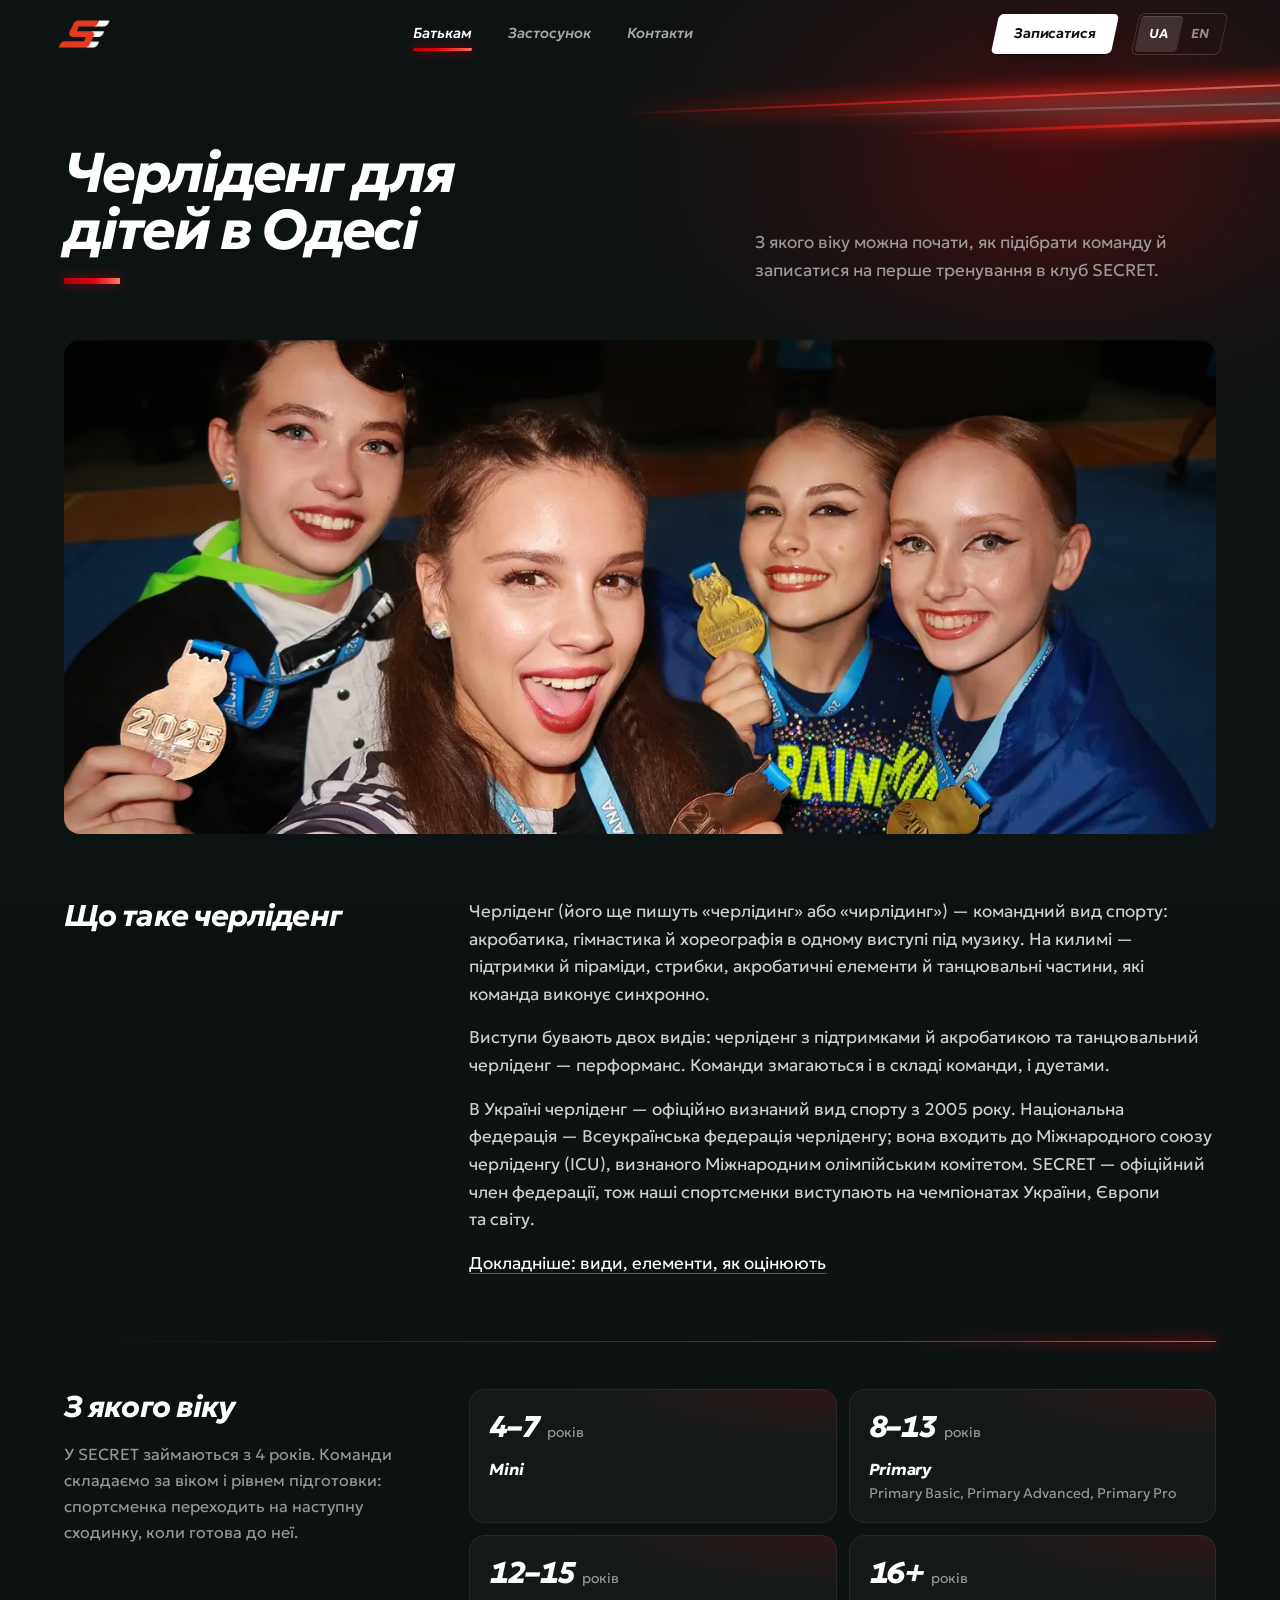
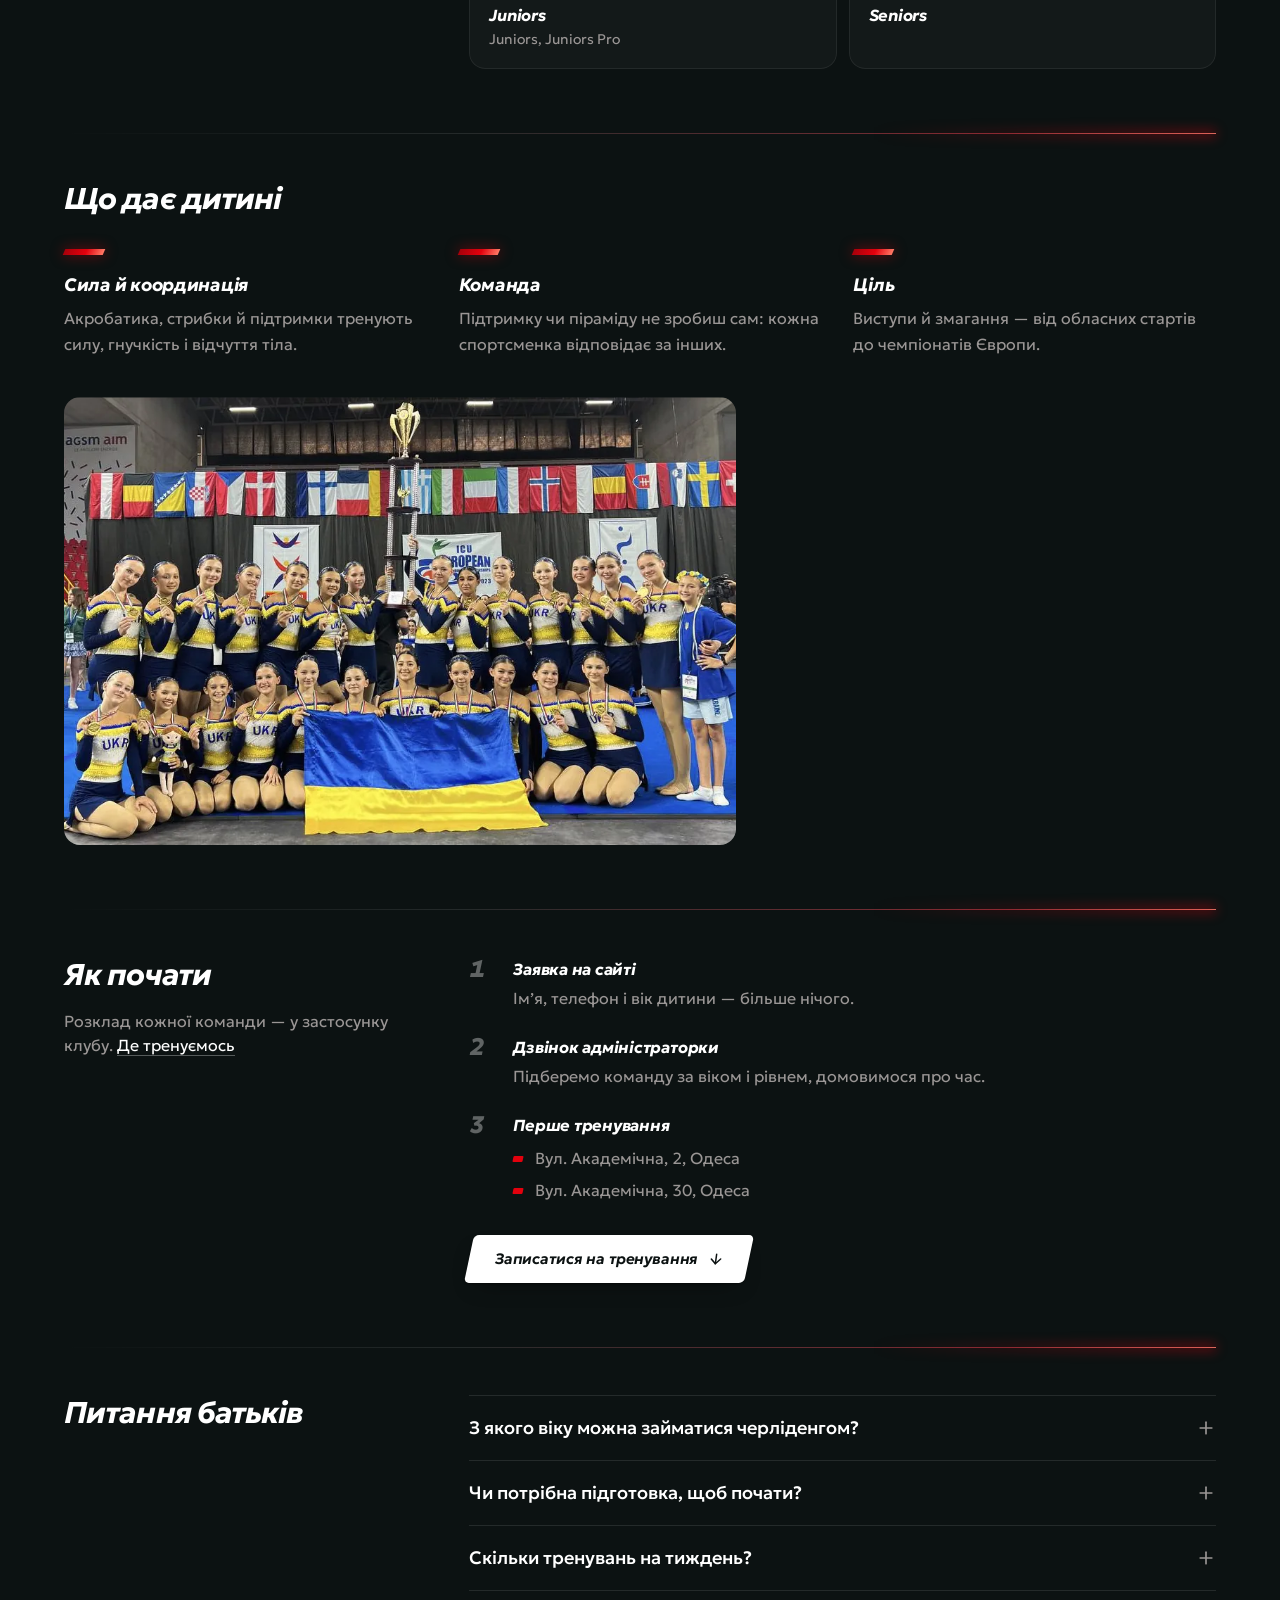
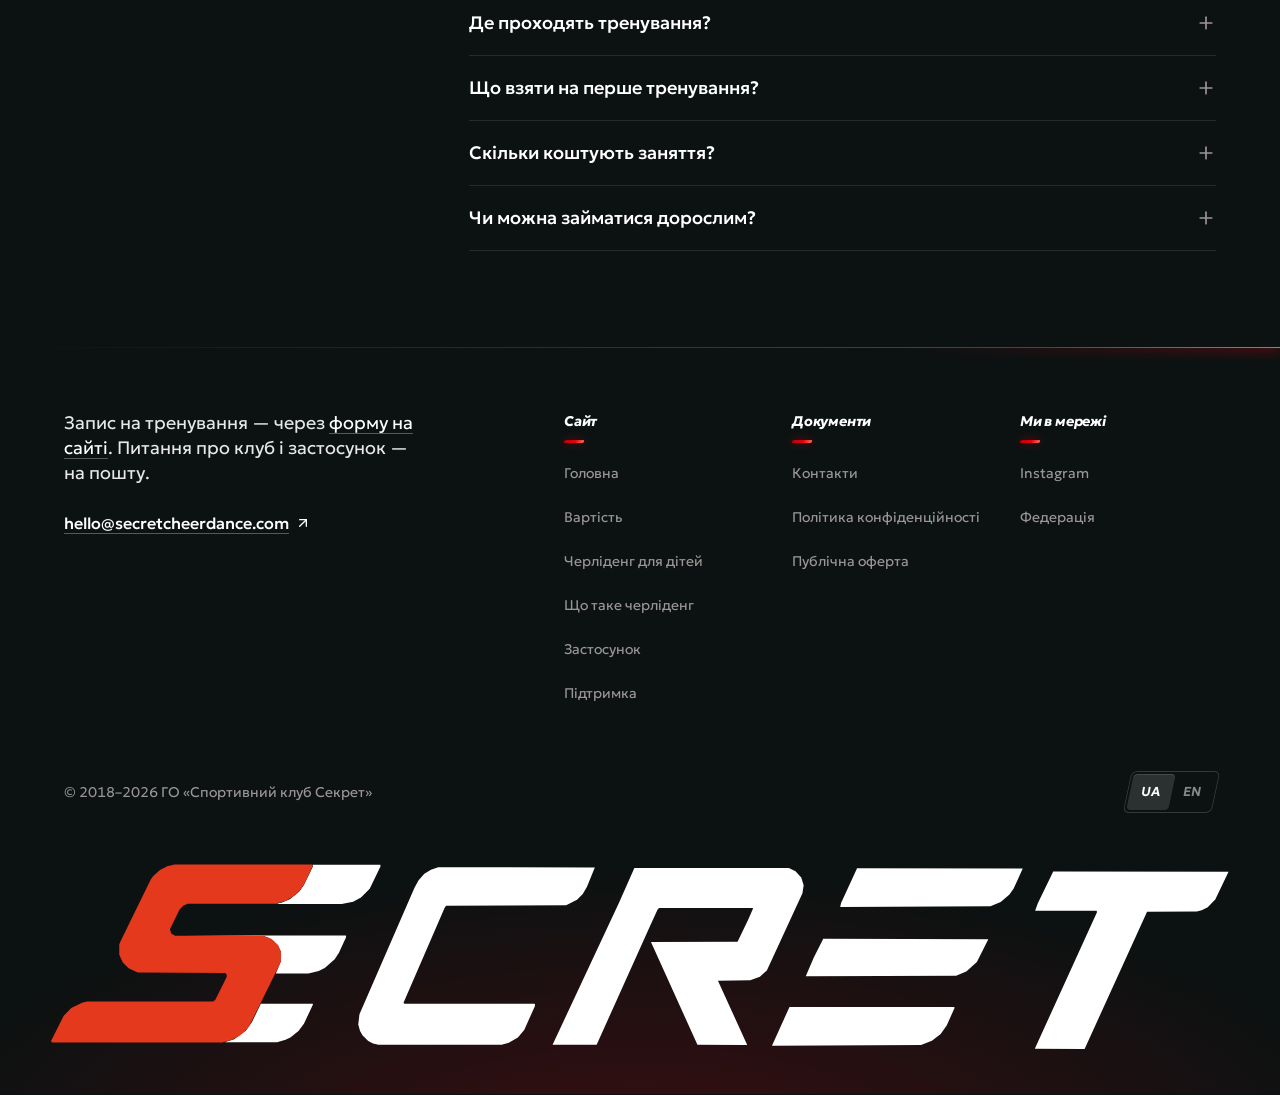
<file: cherlidenh-dlia-ditei/index.html>
<!doctype html>
<html lang="uk">
<head>
<meta charset="utf-8">
<meta name="viewport" content="width=device-width, initial-scale=1">
<title>Черліденг (черлідинг) для дітей в Одесі: з якого віку почати — SECRET</title>
<meta name="description" content="Черліденг (черлідинг, чирлідинг) для дітей в Одесі: з якого віку почати, як підібрати команду й записатися на перше тренування в клуб SECRET.">
<meta name="theme-color" content="#0c1212">
<link rel="icon" href="/favicon.ico" sizes="32x32">
<link rel="icon" type="image/png" href="/img/icon-192.png" sizes="192x192">
<link rel="apple-touch-icon" href="/img/apple-touch-icon.png">
<link rel="manifest" href="/manifest.webmanifest">
<meta property="og:type" content="website">
<meta property="og:site_name" content="SECRET CHEERDANCE">
<meta property="og:locale" content="uk_UA">
<meta property="og:title" content="Черліденг (черлідинг) для дітей в Одесі: з якого віку почати — SECRET">
<meta property="og:description" content="Черліденг (черлідинг, чирлідинг) для дітей в Одесі: з якого віку почати, як підібрати команду й записатися на перше тренування в клуб SECRET.">
<meta name="twitter:card" content="summary_large_image">
<meta property="og:url" content="https://secretcheerdance.com/cherlidenh-dlia-ditei/">
<meta property="og:image" content="https://secretcheerdance.com/img/og-uk.jpg">
<meta property="og:image:width" content="1200">
<meta property="og:image:height" content="630">
<link rel="canonical" href="https://secretcheerdance.com/cherlidenh-dlia-ditei/">
<script type="application/ld+json">{"@context":"https://schema.org","@graph":[{"@type":["SportsClub","SportsOrganization"],"@id":"https://secretcheerdance.com/#club","name":"SECRET CHEERDANCE","alternateName":["Спортивний клуб SECRET","SECRET"],"url":"https://secretcheerdance.com/","logo":"https://secretcheerdance.com/img/apple-touch-icon.png","image":"https://secretcheerdance.com/img/og-uk.jpg","description":"Спортивний клуб черліденгу в Одесі з 2018 року: сім команд від 4 років, чемпіони та призери чемпіонатів Європи, член Всеукраїнської федерації черліденгу.","sport":"Черліденг","slogan":"Сила в кожному русі","knowsAbout":["черліденг","черлідинг","чирлідинг","черліденг для дітей"],"foundingDate":"2018-08-15","founder":{"@type":"Person","name":"Крістіна Юхімчак"},"email":"hello@secretcheerdance.com","telephone":"+380937770018","address":{"@type":"PostalAddress","streetAddress":"вул. Академічна, 2","addressLocality":"Одеса","addressRegion":"Одеська область","addressCountry":"UA"},"location":[{"@type":"SportsActivityLocation","name":"Національний університет «Одеська юридична академія»","address":{"@type":"PostalAddress","streetAddress":"вул. Академічна, 2","addressLocality":"Одеса","addressRegion":"Одеська область","addressCountry":"UA"},"hasMap":"https://www.google.com/maps/search/?api=1&query=%D0%B2%D1%83%D0%BB.%20%D0%90%D0%BA%D0%B0%D0%B4%D0%B5%D0%BC%D1%96%D1%87%D0%BD%D0%B0%2C%202%2C%20%D0%9E%D0%B4%D0%B5%D1%81%D0%B0"},{"@type":"SportsActivityLocation","name":"Міжнародна академічна школа «Одеса»","address":{"@type":"PostalAddress","streetAddress":"вул. Академічна, 30","addressLocality":"Одеса","addressRegion":"Одеська область","addressCountry":"UA"},"hasMap":"https://www.google.com/maps/search/?api=1&query=%D0%B2%D1%83%D0%BB.%20%D0%90%D0%BA%D0%B0%D0%B4%D0%B5%D0%BC%D1%96%D1%87%D0%BD%D0%B0%2C%2030%2C%20%D0%9E%D0%B4%D0%B5%D1%81%D0%B0"}],"areaServed":{"@type":"City","name":"Одеса"},"memberOf":{"@type":"SportsOrganization","name":"Всеукраїнська федерація черліденгу","url":"https://all-ukrainian-cheerleading-federation.ua"},"sameAs":["https://www.instagram.com/secret.cheerdance/","https://all-ukrainian-cheerleading-federation.ua/secret.html"]},{"@type":"WebPage","@id":"https://secretcheerdance.com/cherlidenh-dlia-ditei/#webpage","url":"https://secretcheerdance.com/cherlidenh-dlia-ditei/","name":"Черліденг (черлідинг) для дітей в Одесі: з якого віку почати — SECRET","description":"Черліденг (черлідинг, чирлідинг) для дітей в Одесі: з якого віку почати, як підібрати команду й записатися на перше тренування в клуб SECRET.","inLanguage":"uk","dateModified":"2026-11-20","isPartOf":{"@id":"https://secretcheerdance.com/#website"},"about":{"@id":"https://secretcheerdance.com/#club"},"breadcrumb":{"@type":"BreadcrumbList","itemListElement":[{"@type":"ListItem","position":1,"name":"Головна","item":"https://secretcheerdance.com/"},{"@type":"ListItem","position":2,"name":"Черліденг (черлідинг) для дітей в Одесі: з якого віку почати","item":"https://secretcheerdance.com/cherlidenh-dlia-ditei/"}]}},{"@type":"FAQPage","mainEntity":[{"@type":"Question","name":"З якого віку можна займатися черліденгом?","acceptedAnswer":{"@type":"Answer","text":"У клубі SECRET — з 4 років: наймолодша команда MINI для дітей 4–7 років. Старші групи — PRIMARY (8–13), JUNIORS (12–15) і SENIORS (від 16 років)."}},{"@type":"Question","name":"Чи потрібна підготовка, щоб почати?","acceptedAnswer":{"@type":"Answer","text":"Для старту — ні. Команду підбираємо за віком і рівнем підготовки, тож новачок починає з основ у своїй віковій групі."}},{"@type":"Question","name":"Скільки тренувань на тиждень?","acceptedAnswer":{"@type":"Answer","text":"Три тренування на тиждень: у MINI — по півтори години, у старших командах — по дві–дві з половиною. Дні й час кожної команди — у застосунку клубу: після запису адміністраторка надішле код запрошення."}},{"@type":"Question","name":"Де проходять тренування?","acceptedAnswer":{"@type":"Answer","text":"В Одесі, на вулиці Академічній: у Національному університеті «Одеська юридична академія» (Академічна, 2) і в Міжнародній академічній школі «Одеса» (Академічна, 30)."}},{"@type":"Question","name":"Що взяти на перше тренування?","acceptedAnswer":{"@type":"Answer","text":"Зручний спортивний одяг і пляшку води. Решту підкаже тренерка на першому тренуванні."}},{"@type":"Question","name":"Скільки коштують заняття?","acceptedAnswer":{"@type":"Answer","text":"Абонемент — 3 000 грн на місяць: тренування тричі на тиждень. Для другої дитини з однієї сім’ї — 2 250 грн, для третьої й наступних — 1 500 грн. Оплата — з 1-го по 5-те число в застосунку клубу або переказом на рахунок клубу. Змагання й збори оплачуються окремо."}},{"@type":"Question","name":"Чи можна займатися дорослим?","acceptedAnswer":{"@type":"Answer","text":"Команда SENIORS — для спортсменок від 16 років. Рівень підготовки обговоримо під час запису."}}]}]}</script>
<link rel="preload" href="/assets/geologica-cyrillic-slnt-normal-B_yzb2XQ.woff2" as="font" type="font/woff2" crossorigin>
<!-- Without JS, motion's start state (opacity 0) must not hide the text. -->
<noscript><style>[style*=opacity\:0]{opacity:1!important;filter:none!important;transform:none!important}</style></noscript>
  <script type="module" crossorigin src="/assets/client-CkAZ_IK_.js"></script>
  <link rel="stylesheet" crossorigin href="/assets/client-CqmLm-fY.css">
</head>
<body>
<div id="root" data-page="guide" data-lang="uk"><link rel="preload" as="image" href="/img/secret-mark-dark.png"/><a href="#main" class="absolute top-[-100px] left-6 z-50 rounded-md bg-white px-4 py-2 font-medium text-neutral-900 focus:top-3">Перейти до змісту</a><div class="relative isolate"><div aria-hidden="true" class="pointer-events-none absolute inset-x-0 top-0 -z-10 h-[34rem] overflow-hidden [mask-image:linear-gradient(to_bottom,#000_45%,transparent)]"><div class="absolute -top-48 right-[-20%] h-[44rem] w-[75%] bg-[radial-gradient(closest-side,rgba(227,1,13,0.24),rgba(227,1,13,0.07)_55%,rgba(227,1,13,0))]"></div><div aria-hidden="true" class="pointer-events-none absolute inset-0 overflow-hidden mix-blend-screen"><span class="light-line tone-red" style="top:15%;left:48%;opacity:0.8;--w:2px;--a:-2.5deg;clip-path:inset(-40px 0px -40px 100%)"><i style="--sd:3.5s"></i></span><span class="light-line tone-grey" style="top:18.5%;left:64%;opacity:0.5;--w:1.5px;--a:-1.5deg;clip-path:inset(-40px 0px -40px 100%)"></span><span class="light-line tone-red" style="top:21.5%;left:70%;opacity:0.7;--w:2.5px;--a:-2deg;clip-path:inset(-40px 0px -40px 100%)"><i style="--sd:8s"></i></span></div></div><header class="site-header sticky top-0 z-30 w-full pt-3 pb-2 transition-[translate,opacity,background-color,box-shadow] duration-300 ease-out px-6 sm:px-8 md:px-12 lg:px-14"><div class="flex items-center justify-between gap-6"><a href="/" class="flex min-h-11 shrink-0 items-center" aria-label="SECRET CHEERDANCE"><img src="/img/secret-mark-dark.png" width="256" height="148" alt="SECRET CHEERDANCE" class="h-auto w-14"/></a><nav aria-label="Розділи" class="nav-links relative hidden items-center gap-7 lg:flex xl:gap-9"><a href="/cherlidenh-dlia-ditei/" aria-current="page" class="nav-link">Батькам<span aria-hidden="true" class="nav-cur"></span></a><a href="/zastosunok/" class="nav-link">Застосунок</a><a href="/kontakty/" class="nav-link">Контакти</a><span aria-hidden="true" class="nav-bar-trail"></span><span aria-hidden="true" class="nav-bar"></span></nav><div class="flex items-center gap-2 lg:gap-5"><a href="/#signup" class="btn btn-primary btn-sm max-lg:min-h-11"><span class="btn-trail" aria-hidden="true"><i></i><i></i><i></i></span><span class="btn-label">Записатися</span></a><div class="lang max-lg:hidden" role="group" aria-label="Мова сайту"><span aria-hidden="true" class="lang-thumb"></span><span aria-current="true" lang="uk"><span class="sr-only">Українська</span><span aria-hidden="true">UA</span></span><a href="/en/" hrefLang="en" lang="en">EN<span class="sr-only"> — <!-- -->English</span></a></div><button type="button" aria-haspopup="dialog" aria-label="Меню" class="-mr-2.5 flex size-11 items-center justify-center rounded-full text-white transition-colors duration-150 hover:bg-white/5 lg:hidden"><svg xmlns="http://www.w3.org/2000/svg" width="24" height="24" viewBox="0 0 24 24" fill="none" stroke="currentColor" stroke-width="2" stroke-linecap="round" stroke-linejoin="round" class="lucide lucide-menu h-6 w-6" aria-hidden="true"><path d="M4 5h16"></path><path d="M4 12h16"></path><path d="M4 19h16"></path></svg></button></div></div><dialog aria-label="Меню" class="menu m-0 h-full max-h-none w-full max-w-none bg-background p-0 text-white backdrop:bg-transparent open:flex open:flex-col lg:hidden"><div class="flex items-center justify-between pt-4 px-6 sm:px-8 md:px-12 lg:px-14"><a href="/" class="flex min-h-11 shrink-0 items-center" aria-label="SECRET CHEERDANCE"><img src="/img/secret-mark-dark.png" width="256" height="148" alt="SECRET CHEERDANCE" class="h-auto w-14"/></a><button type="button" aria-label="Закрити меню" class="-mr-2.5 flex size-11 items-center justify-center rounded-full text-white transition-colors duration-150 hover:bg-white/5"><svg xmlns="http://www.w3.org/2000/svg" width="24" height="24" viewBox="0 0 24 24" fill="none" stroke="currentColor" stroke-width="2" stroke-linecap="round" stroke-linejoin="round" class="lucide lucide-x h-6 w-6" aria-hidden="true"><path d="M18 6 6 18"></path><path d="m6 6 12 12"></path></svg></button></div><nav aria-label="Розділи" class="flex-1 overflow-y-auto pt-8 pb-6 px-6 sm:px-8 md:px-12 lg:px-14"><ul><li style="--i:0"><a href="/" class="group slant flex min-h-14 items-center gap-4 text-[clamp(1.75rem,8vw,2.25rem)] leading-none font-bold tracking-[-0.03em] text-white/55 transition-colors duration-150 hover:text-white aria-[current=page]:text-white"><span aria-hidden="true" class="h-1.5 w-6 shrink-0 -skew-x-[24deg] bg-white/10 group-aria-[current=page]:bg-primary"></span>Головна</a></li><li style="--i:1"><a href="/cherlidenh-dlia-ditei/" aria-current="page" class="group slant flex min-h-14 items-center gap-4 text-[clamp(1.75rem,8vw,2.25rem)] leading-none font-bold tracking-[-0.03em] text-white/55 transition-colors duration-150 hover:text-white aria-[current=page]:text-white"><span aria-hidden="true" class="h-1.5 w-6 shrink-0 -skew-x-[24deg] bg-white/10 group-aria-[current=page]:bg-primary"></span>Батькам</a></li><li style="--i:2"><a href="/zastosunok/" class="group slant flex min-h-14 items-center gap-4 text-[clamp(1.75rem,8vw,2.25rem)] leading-none font-bold tracking-[-0.03em] text-white/55 transition-colors duration-150 hover:text-white aria-[current=page]:text-white"><span aria-hidden="true" class="h-1.5 w-6 shrink-0 -skew-x-[24deg] bg-white/10 group-aria-[current=page]:bg-primary"></span>Застосунок</a></li><li style="--i:3"><a href="/kontakty/" class="group slant flex min-h-14 items-center gap-4 text-[clamp(1.75rem,8vw,2.25rem)] leading-none font-bold tracking-[-0.03em] text-white/55 transition-colors duration-150 hover:text-white aria-[current=page]:text-white"><span aria-hidden="true" class="h-1.5 w-6 shrink-0 -skew-x-[24deg] bg-white/10 group-aria-[current=page]:bg-primary"></span>Контакти</a></li></ul></nav><div class="space-y-3 border-t border-white/10 pt-5 pb-[max(1.25rem,env(safe-area-inset-bottom))] px-6 sm:px-8 md:px-12 lg:px-14"><a href="/#signup" class="btn btn-primary w-full"><span class="btn-trail" aria-hidden="true"><i></i><i></i><i></i></span><span class="btn-label">Записатися на тренування</span></a><div class="flex justify-center pt-1"><div class="lang lang-lg" role="group" aria-label="Мова сайту"><span aria-hidden="true" class="lang-thumb"></span><span aria-current="true" lang="uk"><span class="sr-only">Українська</span><span aria-hidden="true">UA</span></span><a href="/en/" hrefLang="en" lang="en">EN<span class="sr-only"> — <!-- -->English</span></a></div></div></div></dialog></header><main id="main" class="px-6 pt-12 pb-24 sm:px-8 md:px-12 lg:px-14 lg:pt-20"><article class="mx-auto max-w-site"><div class="grid gap-8 lg:grid-cols-12 lg:items-end"><h1 id="page-title" class="slant text-[2.5rem] leading-[1.02] font-bold tracking-[-0.04em] text-white md:text-5xl lg:text-[3.5rem] lg:col-span-7">Черліденг для дітей в Одесі<span aria-hidden="true" class="bar-light mt-5 block h-1.5 w-14 origin-left -skew-x-[24deg]" style="opacity:0;transform:scaleX(0)"></span></h1><p class="max-w-md leading-relaxed text-muted-foreground md:text-[17px] lg:col-span-5">З якого віку можна почати, як підібрати команду й записатися на перше тренування в клуб SECRET.</p></div><figure class="relative mt-10 aspect-[4/3] sm:aspect-[16/9] lg:mt-14 lg:aspect-[21/9]"><div class="absolute inset-0 overflow-hidden rounded-2xl bg-white/[0.04]" style="clip-path:polygon(0% 0%, 0% 0%, -12% 100%, -12% 100%)"><img src="/img/club/medals-joy-1400.webp" srcSet="/img/club/medals-joy-800.webp 800w, /img/club/medals-joy-1400.webp 1400w, /img/club/medals-joy-2200.webp 2200w" width="2200" height="1467" sizes="(min-width: 1280px) 1200px, 100vw" alt="Спортсменки радіють медалям чемпіонату в Любляні 2025 року" loading="lazy" decoding="async" class="size-full object-cover object-[50%_38%]" style="transform:scale(1.08)"/></div></figure><section aria-labelledby="what" class="mt-16 grid gap-8 lg:grid-cols-12 lg:gap-16"><h2 id="what" class="slant text-2xl font-bold tracking-[-0.03em] text-white md:text-3xl lg:col-span-4">Що таке черліденг</h2><div class="max-w-[68ch] space-y-4 text-[17px] leading-relaxed text-white/80 lg:col-span-8"><p>Черліденг (його ще пишуть «черлідинг» або «чирлідинг») — командний вид спорту: акробатика, гімнастика й хореографія в одному виступі під музику. На килимі — підтримки й піраміди, стрибки, акробатичні елементи й танцювальні частини, які команда виконує синхронно.</p><p>Виступи бувають двох видів: черліденг з підтримками й акробатикою та танцювальний черліденг — перформанс. Команди змагаються і в складі команди, і дуетами.</p><p>В Україні черліденг — офіційно визнаний вид спорту з 2005 року. Національна федерація — Всеукраїнська федерація черліденгу; вона входить до Міжнародного союзу черліденгу (ICU), визнаного Міжнародним олімпійським комітетом. SECRET — офіційний член федерації, тож наші спортсменки виступають на чемпіонатах України, Європи та світу.</p><p><a href="/shcho-take-cherlidenh/" class="text-white underline decoration-white/30 underline-offset-4 hover:decoration-white">Докладніше: види, елементи, як оцінюють</a></p></div></section><section aria-labelledby="age" class="seam mt-16 grid gap-8 pt-12 lg:grid-cols-12 lg:gap-16"><div class="lg:col-span-4"><h2 id="age" class="slant text-2xl font-bold tracking-[-0.03em] text-white md:text-3xl">З якого віку</h2><p class="mt-4 leading-relaxed text-muted-foreground">У SECRET займаються з 4 років. Команди складаємо за віком і рівнем підготовки: спортсменка переходить на наступну сходинку, коли готова до неї.</p></div><ul class="grid gap-3 sm:grid-cols-2 lg:col-span-8"><li class="lit rounded-2xl bg-white/[0.03] p-5 shadow-[inset_0_0_0_1px_rgba(255,255,255,0.07)]"><p class="flex items-baseline gap-2"><span class="num text-3xl text-white">4–7</span><span class="text-sm text-muted-foreground">років</span></p><p class="t-name mt-3 text-white">Mini</p></li><li class="lit rounded-2xl bg-white/[0.03] p-5 shadow-[inset_0_0_0_1px_rgba(255,255,255,0.07)]"><p class="flex items-baseline gap-2"><span class="num text-3xl text-white">8–13</span><span class="text-sm text-muted-foreground">років</span></p><p class="t-name mt-3 text-white">Primary</p><p class="mt-0.5 text-sm text-muted-foreground">Primary Basic, Primary Advanced, Primary Pro</p></li><li class="lit rounded-2xl bg-white/[0.03] p-5 shadow-[inset_0_0_0_1px_rgba(255,255,255,0.07)]"><p class="flex items-baseline gap-2"><span class="num text-3xl text-white">12–15</span><span class="text-sm text-muted-foreground">років</span></p><p class="t-name mt-3 text-white">Juniors</p><p class="mt-0.5 text-sm text-muted-foreground">Juniors, Juniors Pro</p></li><li class="lit rounded-2xl bg-white/[0.03] p-5 shadow-[inset_0_0_0_1px_rgba(255,255,255,0.07)]"><p class="flex items-baseline gap-2"><span class="num text-3xl text-white">16+</span><span class="text-sm text-muted-foreground">років</span></p><p class="t-name mt-3 text-white">Seniors</p></li></ul></section><section aria-labelledby="gives" class="seam mt-16 pt-12"><h2 id="gives" class="slant text-2xl font-bold tracking-[-0.03em] text-white md:text-3xl">Що дає дитині</h2><ul class="mt-8 grid gap-8 md:grid-cols-3"><li><span aria-hidden="true" class="bar-light block h-1.5 w-10 -skew-x-[24deg]"></span><p class="t-name mt-4 text-lg text-white">Сила й координація</p><p class="mt-1.5 leading-relaxed text-muted-foreground">Акробатика, стрибки й підтримки тренують силу, гнучкість і відчуття тіла.</p></li><li><span aria-hidden="true" class="bar-light block h-1.5 w-10 -skew-x-[24deg]"></span><p class="t-name mt-4 text-lg text-white">Команда</p><p class="mt-1.5 leading-relaxed text-muted-foreground">Підтримку чи піраміду не зробиш сам: кожна спортсменка відповідає за інших.</p></li><li><span aria-hidden="true" class="bar-light block h-1.5 w-10 -skew-x-[24deg]"></span><p class="t-name mt-4 text-lg text-white">Ціль</p><p class="mt-1.5 leading-relaxed text-muted-foreground">Виступи й змагання — від обласних стартів до чемпіонатів Європи.</p></li></ul><figure class="relative mt-10 aspect-[3/2] max-w-2xl"><div class="absolute inset-0 overflow-hidden rounded-2xl bg-white/[0.04]" style="clip-path:polygon(0% 0%, 0% 0%, -12% 100%, -12% 100%)"><img src="/img/club/euro-team-flag-956.webp" srcSet="/img/club/euro-team-flag-956.webp 956w" width="956" height="637" sizes="(min-width: 768px) 640px, 100vw" alt="Збірна України з прапором і кубком на чемпіонаті Європи ICU" loading="lazy" decoding="async" class="size-full object-cover" style="transform:scale(1.08)"/></div></figure></section><section aria-labelledby="start" class="seam mt-16 grid gap-8 pt-12 lg:grid-cols-12 lg:gap-16"><div class="lg:col-span-4"><h2 id="start" class="slant text-2xl font-bold tracking-[-0.03em] text-white md:text-3xl">Як почати</h2><p class="mt-4 text-muted-foreground">Розклад кожної команди — у застосунку клубу.<!-- --> <a href="/kontakty/" class="text-white underline decoration-white/30 underline-offset-4 hover:decoration-white">Де тренуємось</a></p></div><div class="lg:col-span-8"><ol class="space-y-6"><li class="flex gap-5"><span class="num w-6 shrink-0 text-2xl leading-none text-white/35">1</span><div><p class="t-name text-white">Заявка на сайті</p><p class="mt-1 leading-relaxed text-muted-foreground">Ім’я, телефон і вік дитини — більше нічого.</p></div></li><li class="flex gap-5"><span class="num w-6 shrink-0 text-2xl leading-none text-white/35">2</span><div><p class="t-name text-white">Дзвінок адміністраторки</p><p class="mt-1 leading-relaxed text-muted-foreground">Підберемо команду за віком і рівнем, домовимося про час.</p></div></li><li class="flex gap-5"><span class="num w-6 shrink-0 text-2xl leading-none text-white/35">3</span><div><p class="t-name text-white">Перше тренування</p><ul class="mt-2 space-y-1.5"><li class="flex items-baseline gap-3 leading-relaxed text-muted-foreground"><span aria-hidden="true" class="h-1.5 w-2.5 shrink-0 -translate-y-0.5 -skew-x-12 rounded-[1px] bg-primary"></span>Вул. Академічна, 2, Одеса</li><li class="flex items-baseline gap-3 leading-relaxed text-muted-foreground"><span aria-hidden="true" class="h-1.5 w-2.5 shrink-0 -translate-y-0.5 -skew-x-12 rounded-[1px] bg-primary"></span>Вул. Академічна, 30, Одеса</li></ul></div></li></ol><div data-signup="true" class="mt-8"><a href="/#signup" class="btn btn-primary"><span class="btn-trail" aria-hidden="true"><i></i><i></i><i></i></span><span class="btn-label">Записатися на тренування</span><span class="btn-icon btn-icon-down" aria-hidden="true"><svg xmlns="http://www.w3.org/2000/svg" width="24" height="24" viewBox="0 0 24 24" fill="none" stroke="currentColor" stroke-width="2.25" stroke-linecap="round" stroke-linejoin="round" class="lucide lucide-arrow-down" aria-hidden="true"><path d="M12 5v14"></path><path d="m19 12-7 7-7-7"></path></svg><svg xmlns="http://www.w3.org/2000/svg" width="24" height="24" viewBox="0 0 24 24" fill="none" stroke="currentColor" stroke-width="2.25" stroke-linecap="round" stroke-linejoin="round" class="lucide lucide-arrow-down" aria-hidden="true"><path d="M12 5v14"></path><path d="m19 12-7 7-7-7"></path></svg></span></a></div></div></section><section aria-labelledby="faq" class="seam mt-16 grid gap-8 pt-12 lg:grid-cols-12 lg:gap-16"><h2 id="faq" class="slant text-2xl font-bold tracking-[-0.03em] text-white md:text-3xl lg:col-span-4">Питання батьків</h2><div class="border-t border-white/10 lg:col-span-8"><details class="acc group border-b border-white/10"><summary class="flex min-h-16 cursor-pointer list-none items-center gap-6 py-4 [&amp;::-webkit-details-marker]:hidden"><span class="flex-1 text-base font-medium text-white md:text-lg">З якого віку можна займатися черліденгом?</span><svg xmlns="http://www.w3.org/2000/svg" width="24" height="24" viewBox="0 0 24 24" fill="none" stroke="currentColor" stroke-width="2" stroke-linecap="round" stroke-linejoin="round" class="lucide lucide-plus acc-icon h-5 w-5 shrink-0 text-muted-foreground" aria-hidden="true"><path d="M5 12h14"></path><path d="M12 5v14"></path></svg></summary><p class="max-w-2xl pr-10 pb-6 leading-relaxed text-muted-foreground">У клубі SECRET — з 4 років: наймолодша команда MINI для дітей 4–7 років. Старші групи — PRIMARY (8–13), JUNIORS (12–15) і SENIORS (від 16 років).</p></details><details class="acc group border-b border-white/10"><summary class="flex min-h-16 cursor-pointer list-none items-center gap-6 py-4 [&amp;::-webkit-details-marker]:hidden"><span class="flex-1 text-base font-medium text-white md:text-lg">Чи потрібна підготовка, щоб почати?</span><svg xmlns="http://www.w3.org/2000/svg" width="24" height="24" viewBox="0 0 24 24" fill="none" stroke="currentColor" stroke-width="2" stroke-linecap="round" stroke-linejoin="round" class="lucide lucide-plus acc-icon h-5 w-5 shrink-0 text-muted-foreground" aria-hidden="true"><path d="M5 12h14"></path><path d="M12 5v14"></path></svg></summary><p class="max-w-2xl pr-10 pb-6 leading-relaxed text-muted-foreground">Для старту — ні. Команду підбираємо за віком і рівнем підготовки, тож новачок починає з основ у своїй віковій групі.</p></details><details class="acc group border-b border-white/10"><summary class="flex min-h-16 cursor-pointer list-none items-center gap-6 py-4 [&amp;::-webkit-details-marker]:hidden"><span class="flex-1 text-base font-medium text-white md:text-lg">Скільки тренувань на тиждень?</span><svg xmlns="http://www.w3.org/2000/svg" width="24" height="24" viewBox="0 0 24 24" fill="none" stroke="currentColor" stroke-width="2" stroke-linecap="round" stroke-linejoin="round" class="lucide lucide-plus acc-icon h-5 w-5 shrink-0 text-muted-foreground" aria-hidden="true"><path d="M5 12h14"></path><path d="M12 5v14"></path></svg></summary><p class="max-w-2xl pr-10 pb-6 leading-relaxed text-muted-foreground">Три тренування на тиждень: у MINI — по півтори години, у старших командах — по дві–дві з половиною. Дні й час кожної команди — у застосунку клубу: після запису адміністраторка надішле код запрошення.</p></details><details class="acc group border-b border-white/10"><summary class="flex min-h-16 cursor-pointer list-none items-center gap-6 py-4 [&amp;::-webkit-details-marker]:hidden"><span class="flex-1 text-base font-medium text-white md:text-lg">Де проходять тренування?</span><svg xmlns="http://www.w3.org/2000/svg" width="24" height="24" viewBox="0 0 24 24" fill="none" stroke="currentColor" stroke-width="2" stroke-linecap="round" stroke-linejoin="round" class="lucide lucide-plus acc-icon h-5 w-5 shrink-0 text-muted-foreground" aria-hidden="true"><path d="M5 12h14"></path><path d="M12 5v14"></path></svg></summary><p class="max-w-2xl pr-10 pb-6 leading-relaxed text-muted-foreground">В Одесі, на вулиці Академічній: у Національному університеті «Одеська юридична академія» (Академічна, 2) і в Міжнародній академічній школі «Одеса» (Академічна, 30).</p></details><details class="acc group border-b border-white/10"><summary class="flex min-h-16 cursor-pointer list-none items-center gap-6 py-4 [&amp;::-webkit-details-marker]:hidden"><span class="flex-1 text-base font-medium text-white md:text-lg">Що взяти на перше тренування?</span><svg xmlns="http://www.w3.org/2000/svg" width="24" height="24" viewBox="0 0 24 24" fill="none" stroke="currentColor" stroke-width="2" stroke-linecap="round" stroke-linejoin="round" class="lucide lucide-plus acc-icon h-5 w-5 shrink-0 text-muted-foreground" aria-hidden="true"><path d="M5 12h14"></path><path d="M12 5v14"></path></svg></summary><p class="max-w-2xl pr-10 pb-6 leading-relaxed text-muted-foreground">Зручний спортивний одяг і пляшку води. Решту підкаже тренерка на першому тренуванні.</p></details><details class="acc group border-b border-white/10"><summary class="flex min-h-16 cursor-pointer list-none items-center gap-6 py-4 [&amp;::-webkit-details-marker]:hidden"><span class="flex-1 text-base font-medium text-white md:text-lg">Скільки коштують заняття?</span><svg xmlns="http://www.w3.org/2000/svg" width="24" height="24" viewBox="0 0 24 24" fill="none" stroke="currentColor" stroke-width="2" stroke-linecap="round" stroke-linejoin="round" class="lucide lucide-plus acc-icon h-5 w-5 shrink-0 text-muted-foreground" aria-hidden="true"><path d="M5 12h14"></path><path d="M12 5v14"></path></svg></summary><p class="max-w-2xl pr-10 pb-6 leading-relaxed text-muted-foreground">Абонемент — 3 000 грн на місяць: тренування тричі на тиждень. Для другої дитини з однієї сім’ї — 2 250 грн, для третьої й наступних — 1 500 грн. Оплата — з 1-го по 5-те число в застосунку клубу або переказом на рахунок клубу. Змагання й збори оплачуються окремо.</p></details><details class="acc group border-b border-white/10"><summary class="flex min-h-16 cursor-pointer list-none items-center gap-6 py-4 [&amp;::-webkit-details-marker]:hidden"><span class="flex-1 text-base font-medium text-white md:text-lg">Чи можна займатися дорослим?</span><svg xmlns="http://www.w3.org/2000/svg" width="24" height="24" viewBox="0 0 24 24" fill="none" stroke="currentColor" stroke-width="2" stroke-linecap="round" stroke-linejoin="round" class="lucide lucide-plus acc-icon h-5 w-5 shrink-0 text-muted-foreground" aria-hidden="true"><path d="M5 12h14"></path><path d="M12 5v14"></path></svg></summary><p class="max-w-2xl pr-10 pb-6 leading-relaxed text-muted-foreground">Команда SENIORS — для спортсменок від 16 років. Рівень підготовки обговоримо під час запису.</p></details></div></section></article></main><div inert="" class="fixed inset-x-0 bottom-0 z-40 border-t border-white/10 bg-[#0c1212]/95 px-4 pt-3 pb-[max(0.75rem,env(safe-area-inset-bottom))] lg:hidden invisible translate-y-full opacity-0 [transition:translate_0.24s_ease-in,opacity_0.24s_ease-in,visibility_0s_linear_0.24s] motion-reduce:transition-none"><a href="/#signup" class="btn btn-primary w-full"><span class="btn-trail" aria-hidden="true"><i></i><i></i><i></i></span><span class="btn-label">Записатися на тренування</span><span class="btn-icon btn-icon-down" aria-hidden="true"><svg xmlns="http://www.w3.org/2000/svg" width="24" height="24" viewBox="0 0 24 24" fill="none" stroke="currentColor" stroke-width="2.25" stroke-linecap="round" stroke-linejoin="round" class="lucide lucide-arrow-down" aria-hidden="true"><path d="M12 5v14"></path><path d="m19 12-7 7-7-7"></path></svg><svg xmlns="http://www.w3.org/2000/svg" width="24" height="24" viewBox="0 0 24 24" fill="none" stroke="currentColor" stroke-width="2.25" stroke-linecap="round" stroke-linejoin="round" class="lucide lucide-arrow-down" aria-hidden="true"><path d="M12 5v14"></path><path d="m19 12-7 7-7-7"></path></svg></span></a></div></div><footer class="seam relative isolate w-full overflow-hidden [container-type:inline-size]"><div aria-hidden="true" class="pointer-events-none absolute -bottom-[30cqw] left-1/2 -z-10 h-[48cqw] w-[120cqw] -translate-x-1/2 bg-[radial-gradient(closest-side,rgba(227,1,13,0.22),rgba(227,1,13,0))]"></div><div class="relative px-6 pt-16 sm:px-8 md:px-12 lg:px-14"><div class="mx-auto max-w-site"><div class="grid gap-12 lg:grid-cols-12"><div class="lg:col-span-5"><p class="max-w-sm text-lg leading-snug text-white/90 [&amp;_a]:text-white [&amp;_a]:underline [&amp;_a]:decoration-white/30 [&amp;_a]:underline-offset-4 [&amp;_a:hover]:decoration-white">Запис на тренування — через <a href="/#signup">форму на сайті</a>. Питання про клуб і застосунок — на пошту.</p><a href="mailto:hello@secretcheerdance.com" class="group mt-4 inline-flex min-h-11 items-center gap-1.5 text-base font-medium text-white underline decoration-white/30 underline-offset-4 hover:decoration-white">hello@secretcheerdance.com<svg xmlns="http://www.w3.org/2000/svg" width="24" height="24" viewBox="0 0 24 24" fill="none" stroke="currentColor" stroke-width="2" stroke-linecap="round" stroke-linejoin="round" class="lucide lucide-arrow-up-right h-4 w-4 transition-transform duration-150 group-hover:translate-x-0.5 group-hover:-translate-y-0.5" aria-hidden="true"><path d="M7 7h10v10"></path><path d="M7 17 17 7"></path></svg></a></div><nav class="grid grid-cols-2 gap-x-8 gap-y-6 sm:grid-cols-3 lg:col-span-7" aria-label="Посилання"><div class="flex flex-col"><p class="t-head mb-2 text-sm text-white">Сайт</p><a href="/" class="flex min-h-11 items-center text-sm text-muted-foreground transition-colors hover:text-white">Головна</a><a href="/#prices" class="flex min-h-11 items-center text-sm text-muted-foreground transition-colors hover:text-white">Вартість</a><a href="/cherlidenh-dlia-ditei/" class="flex min-h-11 items-center text-sm text-muted-foreground transition-colors hover:text-white">Черліденг для дітей</a><a href="/shcho-take-cherlidenh/" class="flex min-h-11 items-center text-sm text-muted-foreground transition-colors hover:text-white">Що таке черліденг</a><a href="/zastosunok/" class="flex min-h-11 items-center text-sm text-muted-foreground transition-colors hover:text-white">Застосунок</a><a href="/zastosunok/#support" class="flex min-h-11 items-center text-sm text-muted-foreground transition-colors hover:text-white">Підтримка</a></div><div class="flex flex-col"><p class="t-head mb-2 text-sm text-white">Документи</p><a href="/kontakty/" class="flex min-h-11 items-center text-sm text-muted-foreground transition-colors hover:text-white">Контакти</a><a href="/privacy/" class="flex min-h-11 items-center text-sm text-muted-foreground transition-colors hover:text-white">Політика конфіденційності</a><a href="/oferta/" class="flex min-h-11 items-center text-sm text-muted-foreground transition-colors hover:text-white">Публічна оферта</a></div><div class="flex flex-col"><p class="t-head mb-2 text-sm text-white">Ми в мережі</p><a href="https://www.instagram.com/secret.cheerdance/" class="flex min-h-11 items-center text-sm text-muted-foreground transition-colors hover:text-white">Instagram</a><a href="https://all-ukrainian-cheerleading-federation.ua" class="flex min-h-11 items-center text-sm text-muted-foreground transition-colors hover:text-white">Федерація</a></div></nav></div><div class="mt-14 flex flex-col items-start gap-3 text-sm text-muted-foreground sm:flex-row sm:items-center sm:justify-between"><p class="py-2">© 2018–2026 ГО «Спортивний клуб Секрет»</p><div class="lang" role="group" aria-label="Мова сайту"><span aria-hidden="true" class="lang-thumb"></span><span aria-current="true" lang="uk"><span class="sr-only">Українська</span><span aria-hidden="true">UA</span></span><a href="/en/" hrefLang="en" lang="en">EN<span class="sr-only"> — <!-- -->English</span></a></div></div></div></div><svg aria-hidden="true" viewBox="103 0 1951 297" class="pointer-events-none mx-auto mt-[4cqw] mb-[4cqw] block w-[92cqw] overflow-visible select-none"><path d="M324.5 117 591.5 117 592 119.5 580 145.5 573 156.5 556.5 171 546.5 176 529.5 180 475.5 180 484 159.5 484 144.5 479 133.5 470.5 125 461.5 120 454.5 118ZM450.5 230 536.5 230 537 231.5 522 263.5 513 275.5 499.5 286 491.5 290 477.5 294 390.5 294 406.5 289 426 274.5 436 260.5ZM536.5 0 648.5 0 649 2.5 631 39.5 616.5 54 603.5 61 584.5 65 479.5 65 479.5 63 484.5 63 498.5 57 514 44.5 522 33.5 537 2.5Z" fill="#fff" fill-rule="evenodd" style="transform:translateY(80px);opacity:0;transform-origin:50% 50%;transform-box:fill-box"></path><path d="M744.5 3 1004 3.5 991 35.5 984 47.5 974.5 57 956.5 66 757.5 67 755 70.5 687 227.5 688.5 229 904.5 229 905 232.5 887 272.5 876.5 285 861.5 294 849.5 297 645.5 297 636.5 295 628.5 291 619 281.5 615 274.5 612 263.5 614 246.5 705 37.5 712 24.5 721.5 14 732.5 7Z" fill="#fff" fill-rule="evenodd" style="transform:translateY(80px);opacity:0;transform-origin:50% 50%;transform-box:fill-box"></path><path d="M1069.5 3 1325.5 3 1336.5 8 1346 18.5 1350 31.5 1348 44.5 1289 172.5 1277.5 183 1261.5 189 1208 189.5 1256.5 296 1174 295.5 1097 125.5 1240.5 125 1258 88.5 1266 70.5 1265.5 69 1110.5 69 1108 71.5 1097 95.5 1007 295.5 934 295.5 1045 58.5Z" fill="#fff" fill-rule="evenodd" style="transform:translateY(80px);opacity:0;transform-origin:50% 50%;transform-box:fill-box"></path><path d="M1326.5 231 1599.5 231 1600 232.5 1587 261.5 1577 275.5 1562.5 287 1544.5 294 1297.5 295ZM1382.5 118 1656 118.5 1637 156.5 1619.5 172 1602.5 179 1353.5 180 1367 148.5ZM1438.5 1 1713 1.5 1698 34.5 1691 44.5 1676.5 57 1659.5 64 1410.5 65 1412 58.5Z" fill="#fff" fill-rule="evenodd" style="transform:translateY(80px);opacity:0;transform-origin:50% 50%;transform-box:fill-box"></path><path d="M1763.5 3 2054 3.5 2032 49.5 2019.5 62 2009.5 67 2001.5 69 1919 69.5 1815.5 297 1733 296.5 1836 70.5 1835.5 68 1733.5 68 1738 55.5Z" fill="#fff" fill-rule="evenodd" style="transform:translateY(80px);opacity:0;transform-origin:50% 50%;transform-box:fill-box"></path><path d="M307.5 0 535.5 0 537 1.5 522 33.5 514 44.5 507.5 51 490.5 61 479.5 63 478.5 65 329.5 65 322.5 68 316 74.5 300 107.5 302 114.5 308.5 118 454.5 118 467.5 123 479 133.5 484 144.5 484 159.5 482 165.5 431 268.5 421.5 279 413.5 285 401.5 291 386.5 295 104.5 295 103 292.5 124 250.5 136.5 238 154.5 229 162.5 227 371.5 227 375 224.5 394 186.5 394 182.5 391.5 180 246.5 179 231.5 172 222 162.5 216 149.5 216 132.5 218 127.5 268 25.5 272 19.5 283.5 9 295.5 3Z" fill="#E4391D" fill-rule="evenodd" style="transform:translateY(80px);opacity:0;transform-origin:50% 50%;transform-box:fill-box"></path></svg></footer><button type="button" aria-label="Нагору" data-shown="false" inert="" class="to-top"><span class="to-top-fill" aria-hidden="true"></span><span class="to-top-icon" aria-hidden="true"><svg xmlns="http://www.w3.org/2000/svg" width="24" height="24" viewBox="0 0 24 24" fill="none" stroke="currentColor" stroke-width="2.25" stroke-linecap="round" stroke-linejoin="round" class="lucide lucide-arrow-up" aria-hidden="true"><path d="m5 12 7-7 7 7"></path><path d="M12 19V5"></path></svg><svg xmlns="http://www.w3.org/2000/svg" width="24" height="24" viewBox="0 0 24 24" fill="none" stroke="currentColor" stroke-width="2.25" stroke-linecap="round" stroke-linejoin="round" class="lucide lucide-arrow-up" aria-hidden="true"><path d="m5 12 7-7 7 7"></path><path d="M12 19V5"></path></svg></span></button></div>
</body>
</html>
</file>
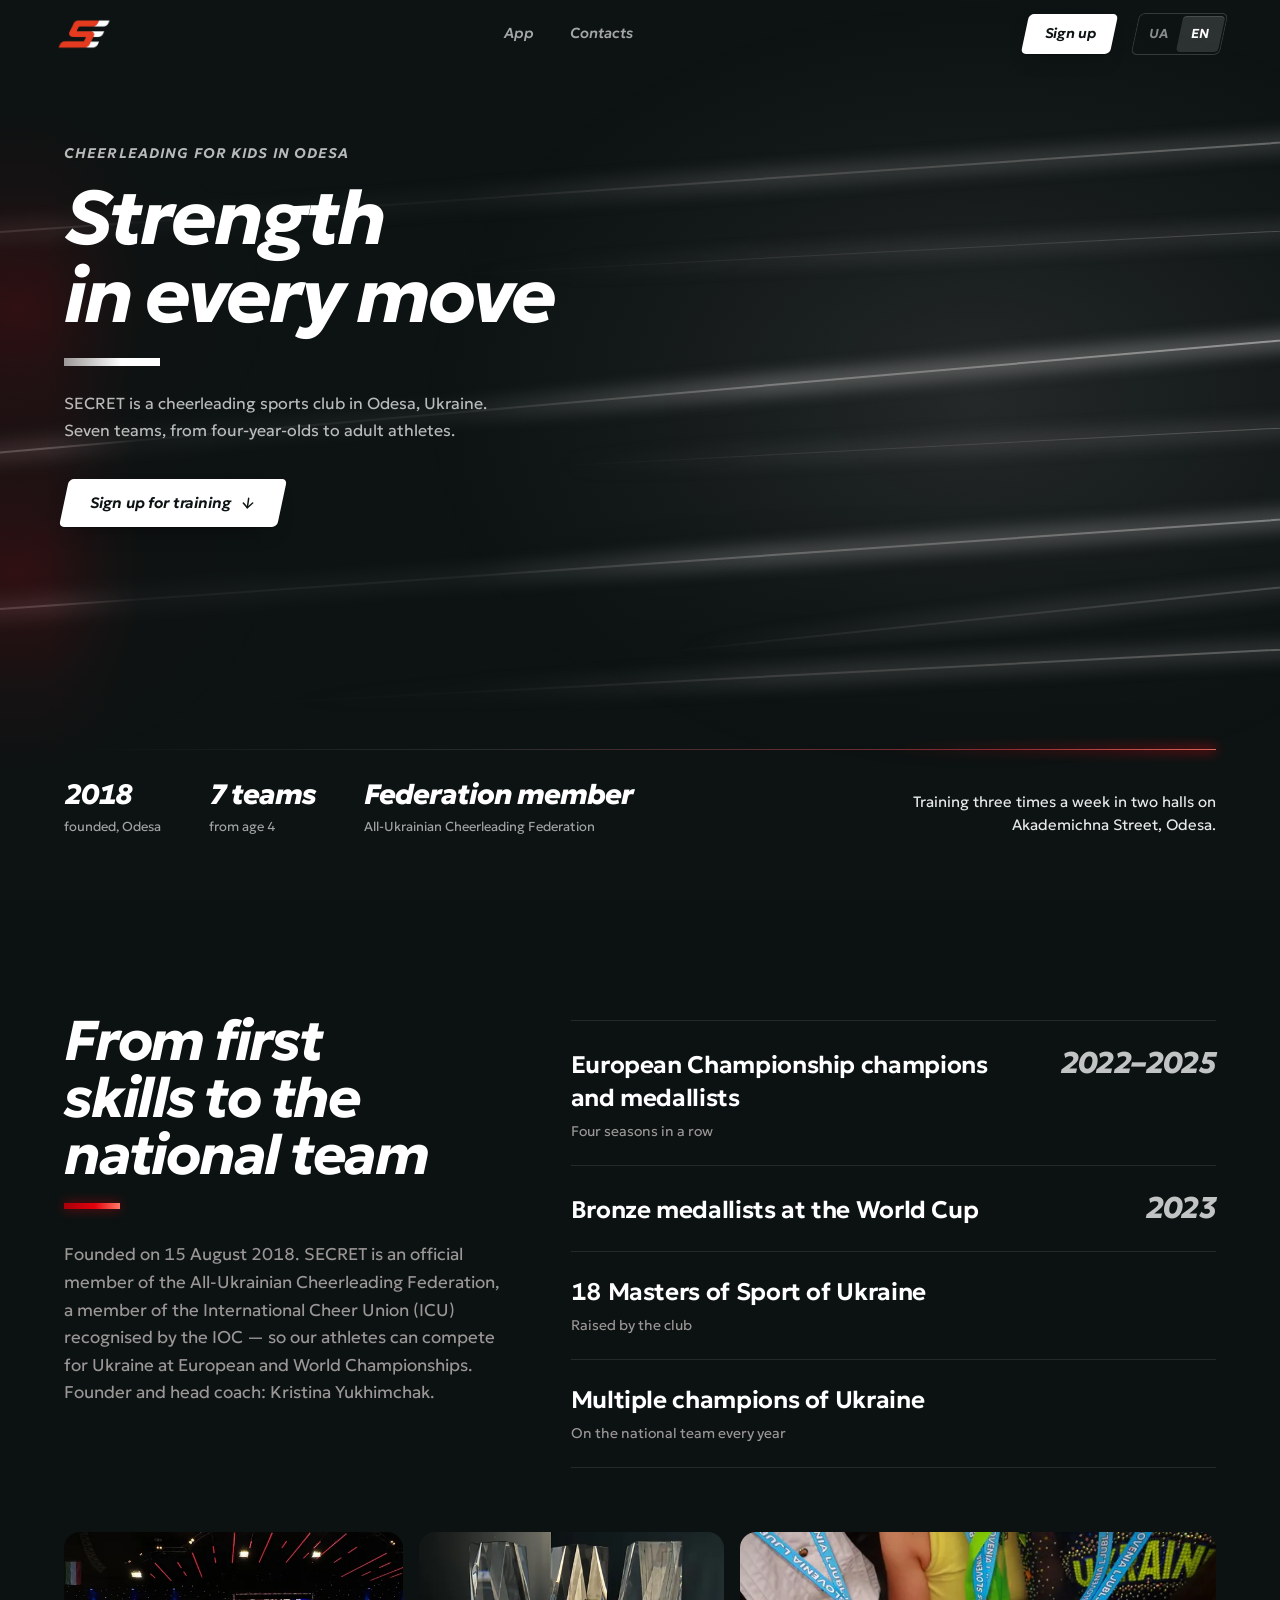
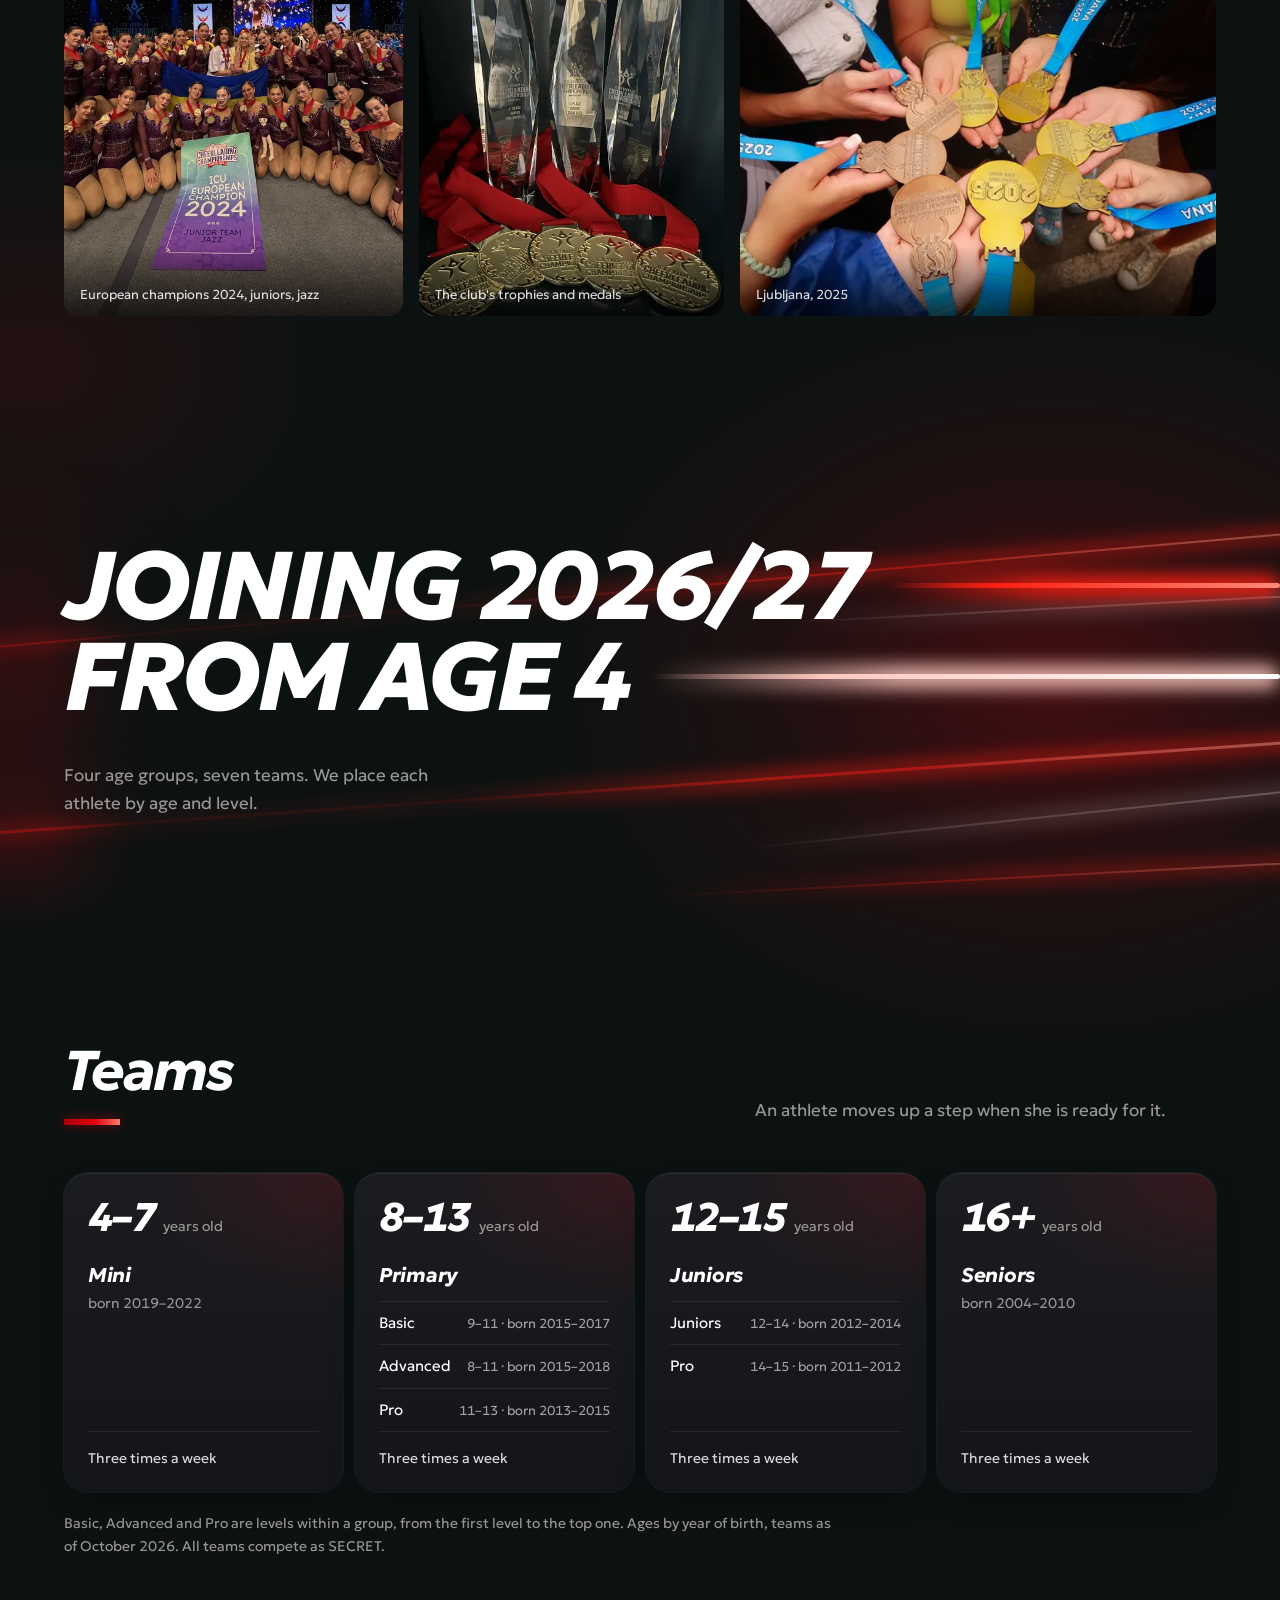
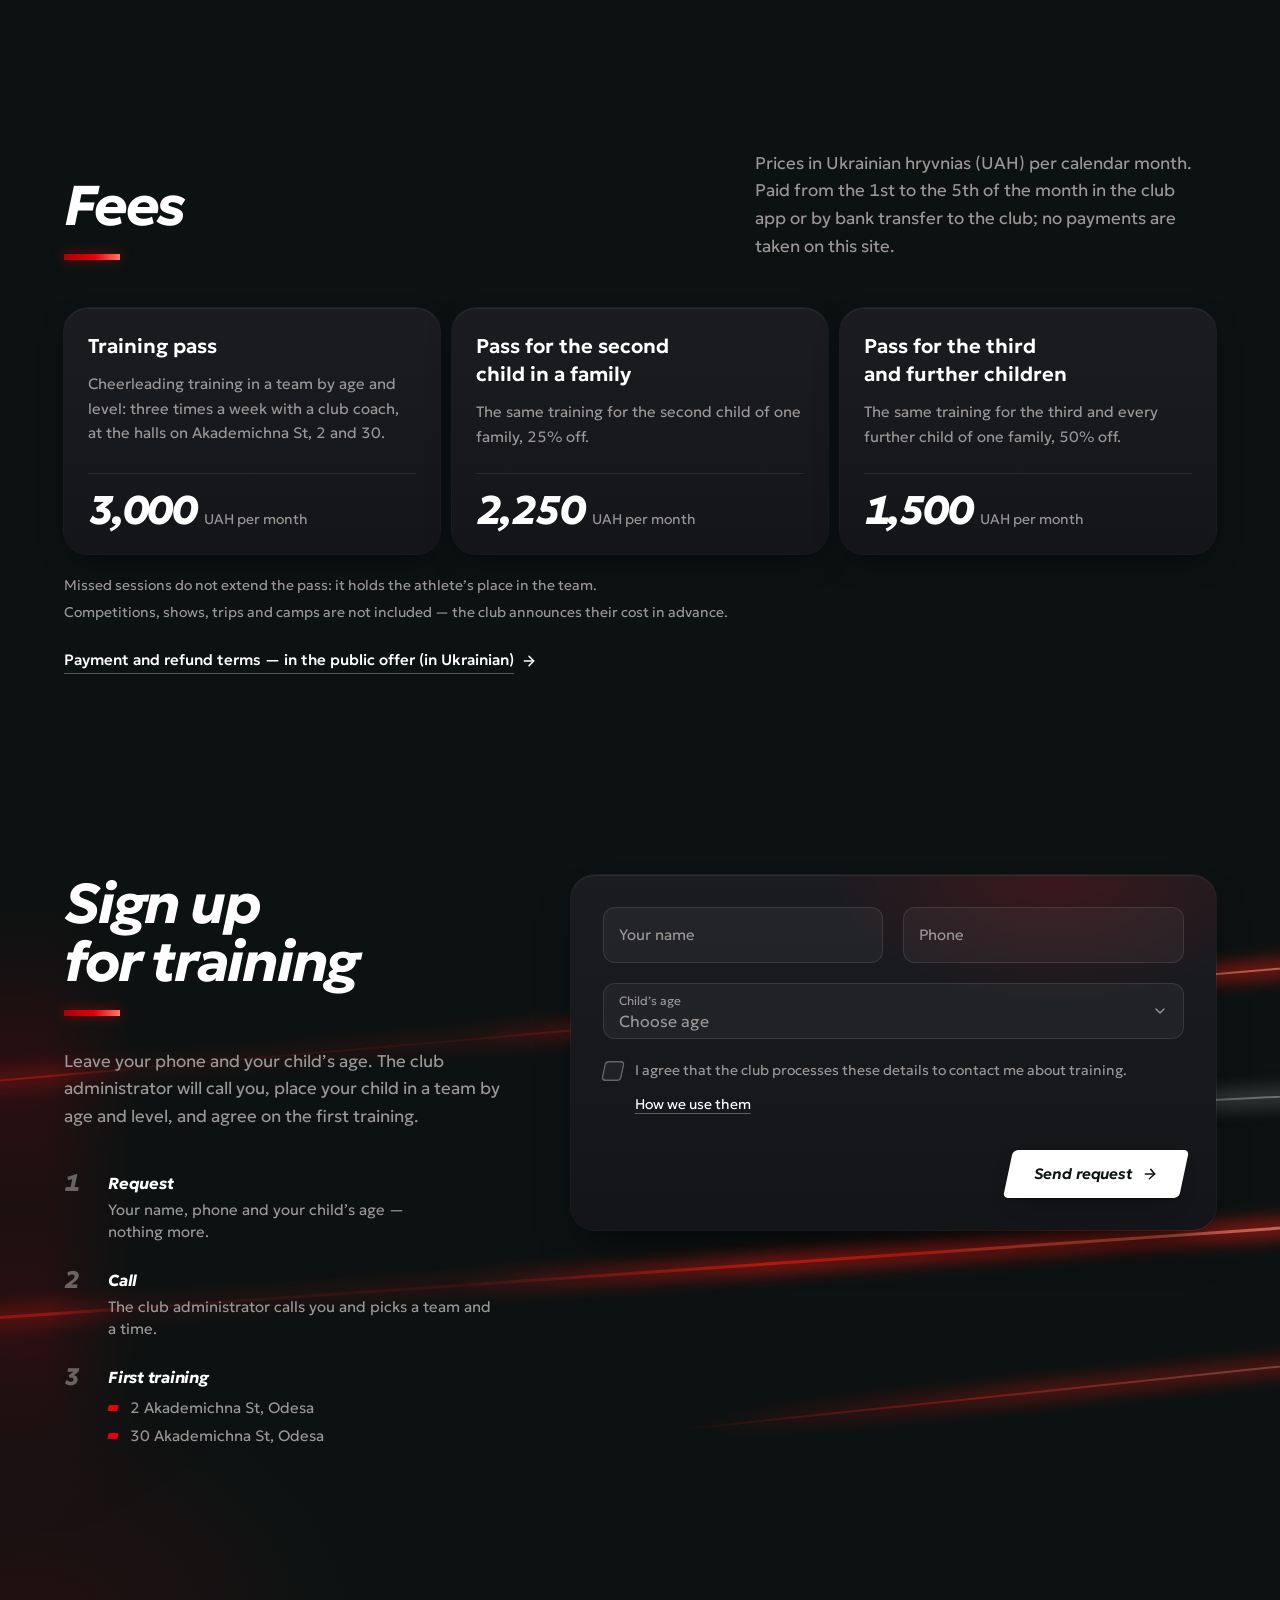
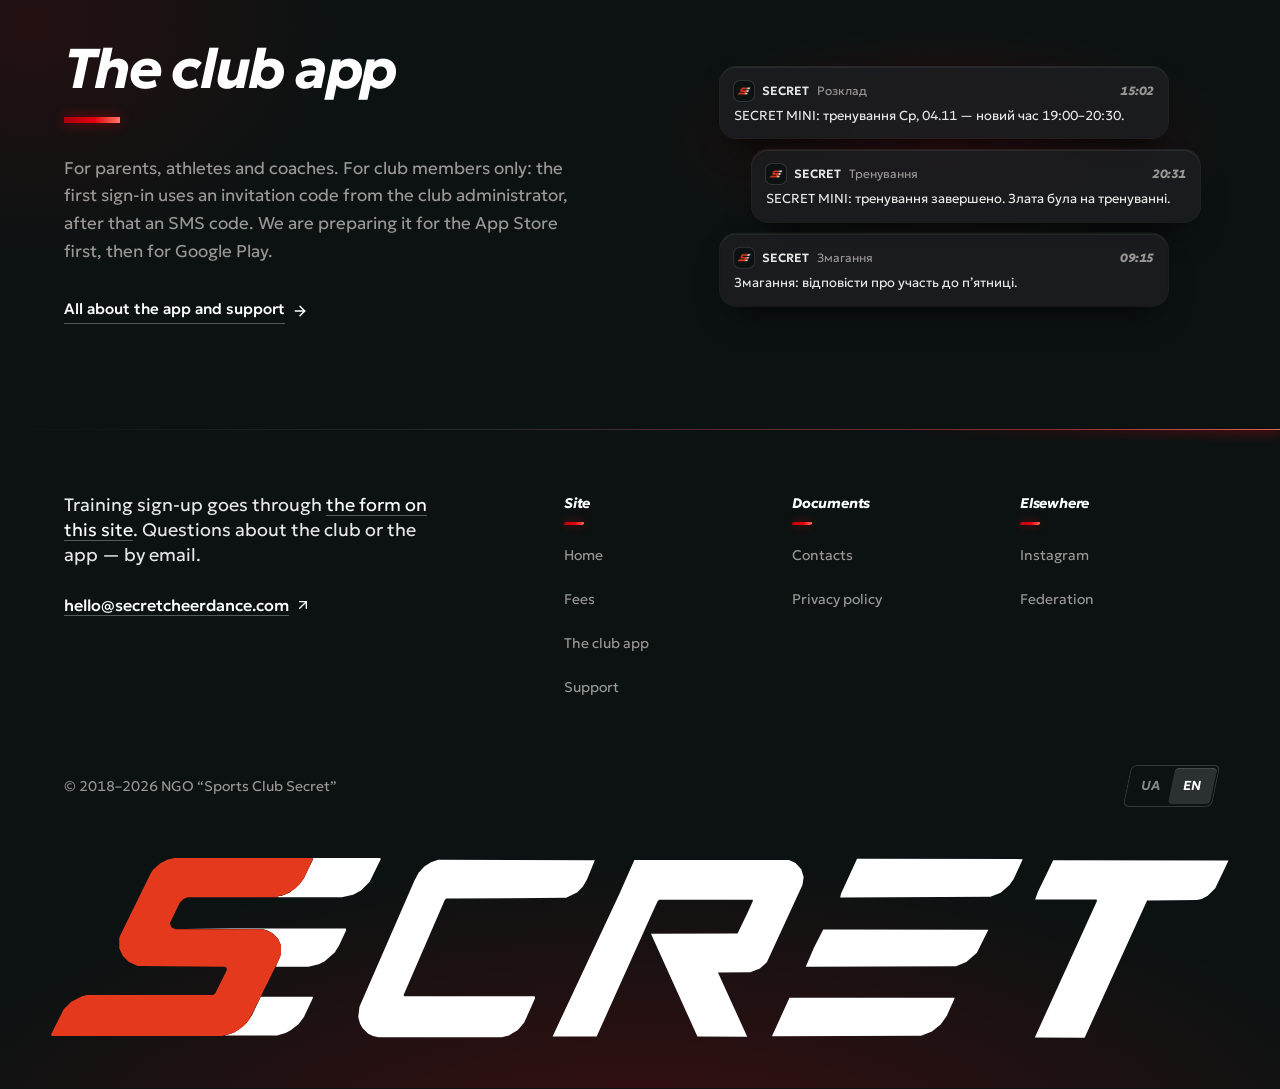
<file: en/index.html>
<!doctype html>
<html lang="en">
<head>
<meta charset="utf-8">
<meta name="viewport" content="width=device-width, initial-scale=1">
<title>SECRET CHEERDANCE — cheerleading club in Odesa, Ukraine</title>
<meta name="description" content="SECRET is a cheerleading club in Odesa, Ukraine, since 2018: seven teams from age 4, European Championship medallists, national federation member.">
<meta name="theme-color" content="#0c1212">
<link rel="icon" href="/favicon.ico" sizes="32x32">
<link rel="icon" type="image/png" href="/img/icon-192.png" sizes="192x192">
<link rel="apple-touch-icon" href="/img/apple-touch-icon.png">
<link rel="manifest" href="/manifest.webmanifest">
<meta property="og:type" content="website">
<meta property="og:site_name" content="SECRET CHEERDANCE">
<meta property="og:locale" content="en_US">
<meta property="og:locale:alternate" content="uk_UA">
<meta property="og:title" content="SECRET CHEERDANCE — cheerleading club in Odesa, Ukraine">
<meta property="og:description" content="SECRET is a cheerleading club in Odesa, Ukraine, since 2018: seven teams from age 4, European Championship medallists, national federation member.">
<meta name="twitter:card" content="summary_large_image">
<meta property="og:url" content="https://secretcheerdance.com/en/">
<meta property="og:image" content="https://secretcheerdance.com/img/og-en.jpg">
<meta property="og:image:width" content="1200">
<meta property="og:image:height" content="630">
<link rel="canonical" href="https://secretcheerdance.com/en/">
<link rel="alternate" hreflang="uk" href="https://secretcheerdance.com/">
<link rel="alternate" hreflang="en" href="https://secretcheerdance.com/en/">
<link rel="alternate" hreflang="x-default" href="https://secretcheerdance.com/">
<script type="application/ld+json">{"@context":"https://schema.org","@graph":[{"@type":"WebSite","@id":"https://secretcheerdance.com/#website","url":"https://secretcheerdance.com/","name":"SECRET CHEERDANCE","inLanguage":["uk","en"],"publisher":{"@id":"https://secretcheerdance.com/#club"}},{"@type":["SportsClub","SportsOrganization"],"@id":"https://secretcheerdance.com/#club","name":"SECRET CHEERDANCE","alternateName":["SECRET cheerleading club","SECRET"],"url":"https://secretcheerdance.com/en/","logo":"https://secretcheerdance.com/img/apple-touch-icon.png","image":"https://secretcheerdance.com/img/og-en.jpg","description":"Cheerleading sports club in Odesa, Ukraine, since 2018: seven teams from age 4, European Championship medallists, member of the All-Ukrainian Cheerleading Federation.","sport":"Cheerleading","slogan":"Strength in every move","knowsAbout":["cheerleading","cheerleading for children","cheer dance"],"foundingDate":"2018-08-15","founder":{"@type":"Person","name":"Kristina Yukhimchak"},"email":"hello@secretcheerdance.com","telephone":"+380937770018","address":{"@type":"PostalAddress","streetAddress":"вул. Академічна, 2","addressLocality":"Одеса","addressRegion":"Одеська область","addressCountry":"UA"},"location":[{"@type":"SportsActivityLocation","name":"Національний університет «Одеська юридична академія»","address":{"@type":"PostalAddress","streetAddress":"вул. Академічна, 2","addressLocality":"Одеса","addressRegion":"Одеська область","addressCountry":"UA"},"hasMap":"https://www.google.com/maps/search/?api=1&query=%D0%B2%D1%83%D0%BB.%20%D0%90%D0%BA%D0%B0%D0%B4%D0%B5%D0%BC%D1%96%D1%87%D0%BD%D0%B0%2C%202%2C%20%D0%9E%D0%B4%D0%B5%D1%81%D0%B0"},{"@type":"SportsActivityLocation","name":"Міжнародна академічна школа «Одеса»","address":{"@type":"PostalAddress","streetAddress":"вул. Академічна, 30","addressLocality":"Одеса","addressRegion":"Одеська область","addressCountry":"UA"},"hasMap":"https://www.google.com/maps/search/?api=1&query=%D0%B2%D1%83%D0%BB.%20%D0%90%D0%BA%D0%B0%D0%B4%D0%B5%D0%BC%D1%96%D1%87%D0%BD%D0%B0%2C%2030%2C%20%D0%9E%D0%B4%D0%B5%D1%81%D0%B0"}],"areaServed":{"@type":"City","name":"Odesa"},"memberOf":{"@type":"SportsOrganization","name":"All-Ukrainian Cheerleading Federation","url":"https://all-ukrainian-cheerleading-federation.ua"},"sameAs":["https://www.instagram.com/secret.cheerdance/","https://all-ukrainian-cheerleading-federation.ua/secret.html"]},{"@type":"WebPage","@id":"https://secretcheerdance.com/en/#webpage","url":"https://secretcheerdance.com/en/","name":"SECRET CHEERDANCE — cheerleading club in Odesa, Ukraine","description":"SECRET is a cheerleading club in Odesa, Ukraine, since 2018: seven teams from age 4, European Championship medallists, national federation member.","inLanguage":"en","dateModified":"2026-11-20","isPartOf":{"@id":"https://secretcheerdance.com/#website"},"about":{"@id":"https://secretcheerdance.com/#club"}},{"@type":"ItemList","name":"Club teams","itemListElement":[{"@type":"ListItem","position":1,"item":{"@type":"SportsTeam","name":"SECRET Mini","sport":"Cheerleading","memberOf":{"@id":"https://secretcheerdance.com/#club"},"audience":{"@type":"PeopleAudience","suggestedMinAge":4,"suggestedMaxAge":7},"description":"Ages 4–7 (born 2019–2022), training three times a week."}},{"@type":"ListItem","position":2,"item":{"@type":"SportsTeam","name":"SECRET Primary Basic","sport":"Cheerleading","memberOf":{"@id":"https://secretcheerdance.com/#club"},"audience":{"@type":"PeopleAudience","suggestedMinAge":9,"suggestedMaxAge":11},"description":"Ages 9–11 (born 2015–2017), training three times a week."}},{"@type":"ListItem","position":3,"item":{"@type":"SportsTeam","name":"SECRET Primary Advanced","sport":"Cheerleading","memberOf":{"@id":"https://secretcheerdance.com/#club"},"audience":{"@type":"PeopleAudience","suggestedMinAge":8,"suggestedMaxAge":11},"description":"Ages 8–11 (born 2015–2018), training three times a week."}},{"@type":"ListItem","position":4,"item":{"@type":"SportsTeam","name":"SECRET Primary Pro","sport":"Cheerleading","memberOf":{"@id":"https://secretcheerdance.com/#club"},"audience":{"@type":"PeopleAudience","suggestedMinAge":11,"suggestedMaxAge":13},"description":"Ages 11–13 (born 2013–2015), training three times a week."}},{"@type":"ListItem","position":5,"item":{"@type":"SportsTeam","name":"SECRET Juniors","sport":"Cheerleading","memberOf":{"@id":"https://secretcheerdance.com/#club"},"audience":{"@type":"PeopleAudience","suggestedMinAge":12,"suggestedMaxAge":14},"description":"Ages 12–14 (born 2012–2014), training three times a week."}},{"@type":"ListItem","position":6,"item":{"@type":"SportsTeam","name":"SECRET Juniors Pro","sport":"Cheerleading","memberOf":{"@id":"https://secretcheerdance.com/#club"},"audience":{"@type":"PeopleAudience","suggestedMinAge":14,"suggestedMaxAge":15},"description":"Ages 14–15 (born 2011–2012), training three times a week."}},{"@type":"ListItem","position":7,"item":{"@type":"SportsTeam","name":"SECRET Seniors","sport":"Cheerleading","memberOf":{"@id":"https://secretcheerdance.com/#club"},"audience":{"@type":"PeopleAudience","suggestedMinAge":16},"description":"Ages 16+ (born 2004–2010), training three times a week."}}]}]}</script>
<link rel="preload" href="/assets/geologica-latin-slnt-normal-CcH1xNuD.woff2" as="font" type="font/woff2" crossorigin>
<!-- Without JS, motion's start state (opacity 0) must not hide the text. -->
<noscript><style>[style*=opacity\:0]{opacity:1!important;filter:none!important;transform:none!important}</style></noscript>
  <script type="module" crossorigin src="/assets/client-CkAZ_IK_.js"></script>
  <link rel="stylesheet" crossorigin href="/assets/client-CqmLm-fY.css">
</head>
<body>
<div id="root" data-page="home" data-lang="en"><link rel="preload" as="image" href="/img/secret-mark-dark.png"/><link rel="preload" as="image" imageSrcSet="/img/pompom-white-440.webp 440w, /img/pompom-white-686.webp 686w" imageSizes="(min-width: 1024px) 40vw, 80vw"/><link rel="preload" as="image" imageSrcSet="/img/pompom-red-600.webp 600w, /img/pompom-red-910.webp 910w" imageSizes="(min-width: 1024px) 40vw, 80vw" fetchPriority="high"/><a href="#main" class="absolute top-[-100px] left-6 z-50 rounded-md bg-white px-4 py-2 font-medium text-neutral-900 focus:top-3">Skip to content</a><div class="relative"><div aria-hidden="true" class="pointer-events-none absolute inset-x-0 top-0 z-0 h-[min(100svh,64rem)] min-h-[640px] select-none [mask-image:linear-gradient(to_bottom,black_55%,transparent_92%)]" style="opacity:0"><svg class="absolute inset-0 h-full w-full" viewBox="0 0 1440 900" preserveAspectRatio="xMidYMid slice" aria-hidden="true"><defs><radialGradient id="hg-bloom" cx="0.5" cy="0.5" r="0.5"><stop offset="0" stop-color="#9a9695" stop-opacity="0.16"></stop><stop offset="0.6" stop-color="#9a9695" stop-opacity="0.05"></stop><stop offset="1" stop-color="#9a9695" stop-opacity="0"></stop></radialGradient></defs><ellipse cx="1060" cy="400" rx="560" ry="400" fill="url(#hg-bloom)"></ellipse></svg></div><header class="site-header sticky top-0 z-30 w-full pt-3 pb-2 transition-[translate,opacity,background-color,box-shadow] duration-300 ease-out px-6 sm:px-8 md:px-12 lg:px-14"><div class="flex items-center justify-between gap-6"><a href="/en/" class="flex min-h-11 shrink-0 items-center" aria-label="SECRET CHEERDANCE"><img src="/img/secret-mark-dark.png" width="256" height="148" alt="SECRET CHEERDANCE" class="h-auto w-14"/></a><nav aria-label="Sections" class="nav-links relative hidden items-center gap-7 lg:flex xl:gap-9"><a href="/en/app/" class="nav-link">App</a><a href="/en/contacts/" class="nav-link">Contacts</a><span aria-hidden="true" class="nav-bar-trail"></span><span aria-hidden="true" class="nav-bar"></span></nav><div class="flex items-center gap-2 lg:gap-5"><a href="/en/app/" class="btn btn-ghost btn-sm min-h-11 px-3.5 text-[13px] before:inset-y-1 after:inset-y-1 lg:hidden"><span class="btn-label">The app</span></a><a href="#signup" class="btn btn-primary btn-sm max-lg:min-h-11 max-lg:hidden"><span class="btn-trail" aria-hidden="true"><i></i><i></i><i></i></span><span class="btn-label">Sign up</span></a><div class="lang lang-en max-lg:hidden" role="group" aria-label="Site language"><span aria-hidden="true" class="lang-thumb"></span><a href="/" hrefLang="uk" lang="uk">UA<span class="sr-only"> — <!-- -->Українська</span></a><span aria-current="true" lang="en"><span class="sr-only">English</span><span aria-hidden="true">EN</span></span></div><button type="button" aria-haspopup="dialog" aria-label="Menu" class="-mr-2.5 flex size-11 items-center justify-center rounded-full text-white transition-colors duration-150 hover:bg-white/5 lg:hidden"><svg xmlns="http://www.w3.org/2000/svg" width="24" height="24" viewBox="0 0 24 24" fill="none" stroke="currentColor" stroke-width="2" stroke-linecap="round" stroke-linejoin="round" class="lucide lucide-menu h-6 w-6" aria-hidden="true"><path d="M4 5h16"></path><path d="M4 12h16"></path><path d="M4 19h16"></path></svg></button></div></div><dialog aria-label="Menu" class="menu m-0 h-full max-h-none w-full max-w-none bg-background p-0 text-white backdrop:bg-transparent open:flex open:flex-col lg:hidden"><div class="flex items-center justify-between pt-4 px-6 sm:px-8 md:px-12 lg:px-14"><a href="/en/" class="flex min-h-11 shrink-0 items-center" aria-label="SECRET CHEERDANCE"><img src="/img/secret-mark-dark.png" width="256" height="148" alt="SECRET CHEERDANCE" class="h-auto w-14"/></a><button type="button" aria-label="Close menu" class="-mr-2.5 flex size-11 items-center justify-center rounded-full text-white transition-colors duration-150 hover:bg-white/5"><svg xmlns="http://www.w3.org/2000/svg" width="24" height="24" viewBox="0 0 24 24" fill="none" stroke="currentColor" stroke-width="2" stroke-linecap="round" stroke-linejoin="round" class="lucide lucide-x h-6 w-6" aria-hidden="true"><path d="M18 6 6 18"></path><path d="m6 6 12 12"></path></svg></button></div><nav aria-label="Sections" class="flex-1 overflow-y-auto pt-8 pb-6 px-6 sm:px-8 md:px-12 lg:px-14"><ul><li style="--i:0"><a href="/en/" aria-current="page" class="group slant flex min-h-14 items-center gap-4 text-[clamp(1.75rem,8vw,2.25rem)] leading-none font-bold tracking-[-0.03em] text-white/55 transition-colors duration-150 hover:text-white aria-[current=page]:text-white"><span aria-hidden="true" class="h-1.5 w-6 shrink-0 -skew-x-[24deg] bg-white/10 group-aria-[current=page]:bg-primary"></span>Home</a></li><li style="--i:1"><a href="/en/app/" class="group slant flex min-h-14 items-center gap-4 text-[clamp(1.75rem,8vw,2.25rem)] leading-none font-bold tracking-[-0.03em] text-white/55 transition-colors duration-150 hover:text-white aria-[current=page]:text-white"><span aria-hidden="true" class="h-1.5 w-6 shrink-0 -skew-x-[24deg] bg-white/10 group-aria-[current=page]:bg-primary"></span>App</a></li><li style="--i:2"><a href="/en/contacts/" class="group slant flex min-h-14 items-center gap-4 text-[clamp(1.75rem,8vw,2.25rem)] leading-none font-bold tracking-[-0.03em] text-white/55 transition-colors duration-150 hover:text-white aria-[current=page]:text-white"><span aria-hidden="true" class="h-1.5 w-6 shrink-0 -skew-x-[24deg] bg-white/10 group-aria-[current=page]:bg-primary"></span>Contacts</a></li></ul></nav><div class="space-y-3 border-t border-white/10 pt-5 pb-[max(1.25rem,env(safe-area-inset-bottom))] px-6 sm:px-8 md:px-12 lg:px-14"><a href="#signup" class="btn btn-primary w-full"><span class="btn-trail" aria-hidden="true"><i></i><i></i><i></i></span><span class="btn-label">Sign up for training</span></a><div class="flex justify-center pt-1"><div class="lang lang-en lang-lg" role="group" aria-label="Site language"><span aria-hidden="true" class="lang-thumb"></span><a href="/" hrefLang="uk" lang="uk">UA<span class="sr-only"> — <!-- -->Українська</span></a><span aria-current="true" lang="en"><span class="sr-only">English</span><span aria-hidden="true">EN</span></span></div></div></div></dialog></header><main id="main"><section id="hero" aria-labelledby="hero-title" class="relative z-10 flex overflow-x-clip min-h-[calc(100svh-7rem)] flex-col px-6 pt-12 pb-12 max-lg:[@media(max-height:36rem)]:pt-8 sm:px-8 md:px-12 lg:min-h-[min(calc(100svh-5rem),60rem)] lg:px-14 lg:pt-20"><div aria-hidden="true" class="pointer-events-none absolute inset-0 overflow-hidden mix-blend-screen thru z-[1] [--lf:58%] max-lg:[mask-image:linear-gradient(180deg,#000_38%,rgba(0,0,0,0.35)_48%)]"><span class="light-line tone-grey is-thru" style="top:9%;left:10%;opacity:0.45;--w:1.5px;--a:-4deg;clip-path:inset(-40px 0px -40px 100%)"><i style="--sd:3s"></i></span><span class="light-line tone-grey" style="top:20%;left:34%;opacity:0.3;--w:1px;--a:-3deg;clip-path:inset(-40px 0px -40px 100%)"></span><span class="light-line tone-steel is-thru" style="top:33%;left:0%;opacity:0.55;--w:2px;--a:-5deg;clip-path:inset(-40px 0px -40px 100%)"><i style="--sd:6.5s"></i></span><span class="light-line tone-grey" style="top:44%;left:42%;opacity:0.35;--w:1px;--a:-3deg;clip-path:inset(-40px 0px -40px 100%)"></span><span class="light-line tone-steel is-thru" style="top:55%;left:6%;opacity:0.45;--w:1.5px;--a:-4deg;clip-path:inset(-40px 0px -40px 100%)"></span><span class="light-line tone-grey" style="top:63%;left:52%;opacity:0.3;--w:1.5px;--a:-6deg;clip-path:inset(-40px 0px -40px 100%)"></span><span class="light-line tone-grey" style="top:71%;left:20%;opacity:0.4;--w:1.5px;--a:-3deg;clip-path:inset(-40px 0px -40px 100%)"><i style="--sd:10s"></i></span><span class="light-exit" style="top:30%"></span><span class="light-exit" style="top:62%"></span></div><div class="mx-auto flex w-full max-w-site flex-1 flex-col justify-between gap-16"><div class="relative flex flex-1 flex-col"><div aria-hidden="true" class="pointer-events-none relative select-none -mt-8 h-[min(85vw,30rem,40svh)] w-full self-stretch max-lg:[@media(max-height:36rem)]:h-[34svh] lg:absolute lg:-top-8 lg:right-0 lg:left-[48%] lg:mt-0 lg:h-[calc(100%+2rem)] lg:w-auto xl:-top-16 xl:h-[calc(100%+4rem)]"><div class="pompom absolute left-[-10%] top-[30%] w-[66%] lg:left-[0%] lg:top-[38%] lg:w-[52%]" style="aspect-ratio:686 / 615"><img src="/img/pompom-white-440.webp" srcSet="/img/pompom-white-440.webp 440w, /img/pompom-white-686.webp 686w" sizes="(min-width: 1024px) 40vw, 80vw" width="686" height="615" alt="" decoding="async" class="pompom-img absolute inset-0 size-full"/><canvas class="pompom-gl absolute" style="left:-12.5%;top:-12.5%;width:125%;height:125%"></canvas></div><div class="pompom absolute right-[-24%] top-[-6%] w-[100%] lg:right-[-18%] lg:top-[-8%] lg:w-[92%]" style="aspect-ratio:910 / 769"><img src="/img/pompom-red-600.webp" srcSet="/img/pompom-red-600.webp 600w, /img/pompom-red-910.webp 910w" sizes="(min-width: 1024px) 40vw, 80vw" width="910" height="769" alt="" decoding="async" fetchPriority="high" class="pompom-img absolute inset-0 size-full"/><canvas class="pompom-gl absolute" style="left:-12.5%;top:-12.5%;width:125%;height:125%"></canvas></div></div><div class="relative z-[3] -mt-4 flex max-w-3xl flex-col items-start lg:mt-0"><h1 id="hero-title" class="slant text-[clamp(2.25rem,11.2vw,2.9rem)] leading-[1.02] font-bold tracking-[-0.04em] text-white sm:text-[3.5rem] md:text-[4rem] xl:text-[4.75rem] 2xl:text-[6rem]"><span class="mb-3 block text-[13px] leading-snug font-semibold tracking-[0.08em] text-white/70 uppercase sm:mb-4 sm:text-sm">Cheerleading for kids in Odesa</span><span class="block whitespace-nowrap">Strength</span><span class="block whitespace-nowrap">in every move</span></h1><span aria-hidden="true" class="bar-white mt-5 block sm:mt-6 max-lg:[@media(max-height:36rem)]:mt-4 h-2 w-24 origin-left -skew-x-[24deg]" style="transform:scaleX(0)"></span><p class="mt-5 sm:mt-6 max-lg:[@media(max-height:36rem)]:mt-4 max-w-[440px] text-[15px] leading-[1.65] text-pretty text-white/70 sm:text-base 2xl:max-w-lg 2xl:text-lg">SECRET is a cheerleading sports club in Odesa, Ukraine. Seven teams, from four-year-olds to adult athletes.</p><div class="mt-9 max-lg:[@media(max-height:36rem)]:mt-7 flex flex-wrap items-center gap-x-4 gap-y-3 max-sm:self-stretch max-sm:justify-center"><div data-signup="true"><a href="#signup" class="btn btn-primary btn-nudge"><span class="btn-trail" aria-hidden="true"><i></i><i></i><i></i></span><span class="btn-label">Sign up for training</span><span class="btn-icon btn-icon-down" aria-hidden="true"><svg xmlns="http://www.w3.org/2000/svg" width="24" height="24" viewBox="0 0 24 24" fill="none" stroke="currentColor" stroke-width="2.25" stroke-linecap="round" stroke-linejoin="round" class="lucide lucide-arrow-down" aria-hidden="true"><path d="M12 5v14"></path><path d="m19 12-7 7-7-7"></path></svg><svg xmlns="http://www.w3.org/2000/svg" width="24" height="24" viewBox="0 0 24 24" fill="none" stroke="currentColor" stroke-width="2.25" stroke-linecap="round" stroke-linejoin="round" class="lucide lucide-arrow-down" aria-hidden="true"><path d="M12 5v14"></path><path d="m19 12-7 7-7-7"></path></svg></span></a></div></div></div></div><div class="seam relative z-[3] flex flex-col-reverse gap-8 pt-8 sm:flex-row sm:items-end sm:justify-between"><ul class="flex flex-wrap gap-x-12 gap-y-6"><li class="flex flex-col gap-2"><span class="slant text-2xl leading-none font-extrabold tracking-[-0.035em] text-white md:text-[1.75rem]">2018</span><span class="max-w-[15rem] text-[13px] text-white/60">founded, Odesa</span></li><li class="flex flex-col gap-2"><span class="slant text-2xl leading-none font-extrabold tracking-[-0.035em] text-white md:text-[1.75rem]">7 teams</span><span class="max-w-[15rem] text-[13px] text-white/60">from age 4</span></li><li class="flex flex-col gap-2"><span class="slant text-2xl leading-none font-extrabold tracking-[-0.035em] text-white md:text-[1.75rem]">Federation member</span><span class="max-w-[15rem] text-[13px] text-white/60">All-Ukrainian Cheerleading Federation</span></li></ul><p class="max-w-xs text-[15px] leading-[1.55] text-pretty text-white/90 sm:text-right">Training three times a week in two halls on Akademichna Street, Odesa.</p></div></div></section><section id="about" aria-labelledby="about-title" class="relative isolate w-full scroll-mt-4 px-6 pt-20 pb-14 sm:px-8 md:px-12 md:pt-32 md:pb-24 lg:px-14"><div aria-hidden="true" class="pointer-events-none absolute -left-72 -z-10 hidden h-[30rem] w-[40rem] bg-[radial-gradient(closest-side,rgba(227,1,13,0.11),rgba(227,1,13,0))] lg:block -bottom-48"></div><div class="mx-auto grid max-w-site gap-12 lg:grid-cols-12 lg:gap-16"><div class="lg:col-span-5"><h2 id="about-title" class="slant text-[2.5rem] leading-[1.02] font-bold tracking-[-0.04em] text-white md:text-5xl lg:text-[3.5rem]">From first skills to the national team<span aria-hidden="true" class="bar-light mt-5 block h-1.5 w-14 origin-left -skew-x-[24deg]" style="opacity:0;transform:scaleX(0)"></span></h2><p class="mt-8 max-w-xl text-base leading-relaxed text-muted-foreground md:text-[17px] [&amp;_a]:text-white [&amp;_a]:underline [&amp;_a]:decoration-white/30 [&amp;_a]:underline-offset-4 [&amp;_a:hover]:decoration-white">Founded on 15 August 2018. SECRET is an official member of the All-Ukrainian Cheerleading Federation, a member of the International Cheer Union (ICU) recognised by the IOC — so our athletes can compete for Ukraine at European and World Championships. Founder and head coach: Kristina Yukhimchak.</p></div><ul class="border-t border-white/10 lg:col-span-7 lg:mt-2"><li class="flex flex-col-reverse gap-2 border-b border-white/10 py-5 sm:flex-row sm:items-baseline sm:justify-between sm:gap-6 sm:py-6" style="opacity:0;transform:translateY(22px)"><div><p class="text-xl leading-snug font-semibold tracking-[-0.015em] text-white md:text-2xl">European Championship champions and medallists</p><p class="mt-1.5 text-sm text-muted-foreground">Four seasons in a row</p></div><span class="num shrink-0 text-xl text-white/75 sm:text-2xl md:text-3xl">2022–2025</span></li><li class="flex flex-col-reverse gap-2 border-b border-white/10 py-5 sm:flex-row sm:items-baseline sm:justify-between sm:gap-6 sm:py-6" style="opacity:0;transform:translateY(22px)"><div><p class="text-xl leading-snug font-semibold tracking-[-0.015em] text-white md:text-2xl">Bronze medallists at the World Cup</p></div><span class="num shrink-0 text-xl text-white/75 sm:text-2xl md:text-3xl">2023</span></li><li class="flex flex-col-reverse gap-2 border-b border-white/10 py-5 sm:flex-row sm:items-baseline sm:justify-between sm:gap-6 sm:py-6" style="opacity:0;transform:translateY(22px)"><div><p class="text-xl leading-snug font-semibold tracking-[-0.015em] text-white md:text-2xl">18 Masters of Sport of Ukraine</p><p class="mt-1.5 text-sm text-muted-foreground">Raised by the club</p></div></li><li class="flex flex-col-reverse gap-2 border-b border-white/10 py-5 sm:flex-row sm:items-baseline sm:justify-between sm:gap-6 sm:py-6" style="opacity:0;transform:translateY(22px)"><div><p class="text-xl leading-snug font-semibold tracking-[-0.015em] text-white md:text-2xl">Multiple champions of Ukraine</p><p class="mt-1.5 text-sm text-muted-foreground">On the national team every year</p></div></li></ul></div><div class="mx-auto mt-12 grid max-w-site grid-cols-2 gap-3 md:mt-16 md:flex md:h-[min(30vw,27rem)] md:gap-4"><figure class="relative col-span-2 aspect-[107/100] md:aspect-auto md:flex-[1.07]"><div class="absolute inset-0 overflow-hidden rounded-2xl bg-white/[0.04]" style="clip-path:polygon(0% 0%, 0% 0%, -12% 100%, -12% 100%)"><img src="/img/club/euro-2024-team-1200.webp" srcSet="/img/club/euro-2024-team-700.webp 700w, /img/club/euro-2024-team-1200.webp 1200w, /img/club/euro-2024-team-1800.webp 1800w" width="1800" height="1680" sizes="(min-width: 768px) 32vw, 100vw" alt="The SECRET team with the flag of Ukraine and the banner «ICU European Champion 2024, Junior Team Jazz»" loading="lazy" decoding="async" class="size-full object-cover" style="transform:scale(1.08)"/></div><figcaption class="absolute inset-x-0 bottom-0 rounded-b-2xl bg-[linear-gradient(to_top,rgba(0,0,0,0.72),transparent)] px-4 pt-10 pb-3 text-[13px] leading-snug text-white/85" style="opacity:0">European champions 2024, juniors, jazz</figcaption></figure><figure class="relative aspect-square md:aspect-auto md:flex-[0.96]"><div class="absolute inset-0 overflow-hidden rounded-2xl bg-white/[0.04]" style="clip-path:polygon(0% 0%, 0% 0%, -12% 100%, -12% 100%)"><img src="/img/club/trophies-1000.webp" srcSet="/img/club/trophies-600.webp 600w, /img/club/trophies-1000.webp 1000w, /img/club/trophies-1500.webp 1500w" width="1500" height="1560" sizes="(min-width: 768px) 28vw, 50vw" alt="Crystal trophies and gold championship medals" loading="lazy" decoding="async" class="size-full object-cover" style="transform:scale(1.08)"/></div><figcaption class="absolute inset-x-0 bottom-0 rounded-b-2xl bg-[linear-gradient(to_top,rgba(0,0,0,0.72),transparent)] px-4 pt-10 pb-3 text-[13px] leading-snug text-white/85" style="opacity:0">The club&#x27;s trophies and medals</figcaption></figure><figure class="relative aspect-square md:aspect-auto md:flex-[1.5]"><div class="absolute inset-0 overflow-hidden rounded-2xl bg-white/[0.04]" style="clip-path:polygon(0% 0%, 0% 0%, -12% 100%, -12% 100%)"><img src="/img/club/medals-2025-1200.webp" srcSet="/img/club/medals-2025-700.webp 700w, /img/club/medals-2025-1200.webp 1200w, /img/club/medals-2025-1800.webp 1800w" width="1800" height="1200" sizes="(min-width: 768px) 44vw, 50vw" alt="Athletes&#x27; hands holding medals from the 2025 championship in Ljubljana" loading="lazy" decoding="async" class="size-full object-cover" style="transform:scale(1.08)"/></div><figcaption class="absolute inset-x-0 bottom-0 rounded-b-2xl bg-[linear-gradient(to_top,rgba(0,0,0,0.72),transparent)] px-4 pt-10 pb-3 text-[13px] leading-snug text-white/85" style="opacity:0">Ljubljana, 2025</figcaption></figure></div></section><section aria-labelledby="poster-title" class="relative isolate w-full overflow-x-clip px-6 py-16 sm:px-8 md:px-12 md:py-32 lg:px-14"><div aria-hidden="true" class="pointer-events-none absolute top-1/2 right-[-25%] -z-10 h-[150%] w-[85%] -translate-y-1/2 bg-[radial-gradient(closest-side,rgba(227,1,13,0.26),rgba(227,1,13,0.08)_55%,rgba(227,1,13,0))]"></div><div aria-hidden="true" class="pointer-events-none absolute inset-0 overflow-hidden mix-blend-screen thru thru-v -z-10 [mask-image:linear-gradient(to_bottom,transparent,#000_15%,#000_85%,transparent)] max-sm:[&amp;&gt;span:nth-child(3)]:hidden max-sm:[&amp;&gt;span:nth-child(4)]:hidden"><span class="light-line tone-red is-thru" style="top:22%;left:46%;opacity:0.55;--w:2px;--a:-5deg;clip-path:inset(-40px 0px -40px 100%)"><i style="--sd:4.5s"></i></span><span class="light-line tone-grey" style="top:34%;left:62%;opacity:0.45;--w:1.5px;--a:-3deg;clip-path:inset(-40px 0px -40px 100%)"></span><span class="light-line tone-red is-thru" style="top:61%;left:38%;opacity:0.6;--w:2.5px;--a:-4deg;clip-path:inset(-40px 0px -40px 100%)"></span><span class="light-line tone-grey" style="top:70%;left:58%;opacity:0.4;--w:1.5px;--a:-6deg;clip-path:inset(-40px 0px -40px 100%)"></span><span class="light-line tone-red" style="top:84%;left:50%;opacity:0.45;--w:2px;--a:-3deg;clip-path:inset(-40px 0px -40px 100%)"><i style="--sd:9s"></i></span><span class="light-exit" style="top:45%"></span><span class="light-exit" style="top:80%"></span></div><div class="mx-auto max-w-site"><h2 id="poster-title" class="slant text-[clamp(2.6rem,9vw,6rem)] leading-[0.95] font-extrabold tracking-[-0.04em] text-white uppercase"><span class="flex items-center gap-[0.22em]"><span class="relative z-[3] shrink-0" style="opacity:0;transform:translateX(-28px)">Joining 2026/27</span><span aria-hidden="true" class="beam z-[1] min-w-[0.6em] flex-1 tone-red mr-[calc(50%_-_50vw)]" style="clip-path:inset(-40px 0px -40px 100%)"><i style="--sd:2.6s"></i></span></span><span class="flex items-center gap-[0.22em]"><span class="relative z-[3] shrink-0" style="opacity:0;transform:translateX(-28px)">from age 4</span><span aria-hidden="true" class="beam z-[1] min-w-[0.6em] flex-1 tone-white mr-[calc(50%_-_50vw)]" style="clip-path:inset(-40px 0px -40px 100%)"></span></span></h2><p class="relative z-[3] mt-10 max-w-md text-base leading-relaxed text-muted-foreground md:text-[17px] lg:max-w-sm">Four age groups, seven teams. We place each athlete by age and level.</p></div><figure class="poster-photo relative z-[2] -mx-6 mt-10 aspect-square sm:mx-auto sm:w-[70%] lg:absolute lg:inset-y-0 lg:right-0 lg:mx-0 lg:mt-0 lg:aspect-auto lg:w-[46%]" style="opacity:0"><img src="/img/club/young-podium-1200.webp" srcSet="/img/club/young-podium-700.webp 700w, /img/club/young-podium-1200.webp 1200w, /img/club/young-podium-1800.webp 1800w" width="1800" height="1831" sizes="(min-width: 1024px) 46vw, 100vw" alt="The youngest athletes on the podium of a Ukrainian championship with medals and diplomas" loading="lazy" decoding="async" class="size-full object-cover object-[50%_60%]"/></figure></section><section id="teams" aria-labelledby="teams-title" class="w-full scroll-mt-4 px-6 py-14 sm:px-8 md:px-12 md:py-24 lg:px-14"><div class="mx-auto max-w-site"><div class="grid gap-8 lg:grid-cols-12 lg:items-end"><h2 id="teams-title" class="slant text-[2.5rem] leading-[1.02] font-bold tracking-[-0.04em] text-white md:text-5xl lg:text-[3.5rem] lg:col-span-7">Teams<span aria-hidden="true" class="bar-light mt-5 block h-1.5 w-14 origin-left -skew-x-[24deg]" style="opacity:0;transform:scaleX(0)"></span></h2><p class="max-w-md text-base leading-relaxed text-muted-foreground md:text-[17px] lg:col-span-5">An athlete moves up a step when she is ready for it.</p></div><ol class="mt-12 grid gap-3 sm:grid-cols-2 lg:grid-cols-4"><li class="flex" style="opacity:0;transform:translateY(22px)"><div class="flex w-full flex-col rounded-3xl bg-[radial-gradient(120%_70%_at_100%_0%,rgba(227,1,13,0.13),rgba(227,1,13,0)_60%),linear-gradient(180deg,var(--card-2),var(--card))] p-6 shadow-[0_0_0_1px_rgba(255,255,255,0.06),inset_0_1px_0_rgba(255,255,255,0.07),0_12px_32px_-12px_rgba(0,0,0,0.7)] transition-shadow duration-300 spot"><p class="flex items-baseline gap-2"><span class="num text-[2.5rem] leading-none whitespace-nowrap text-white">4–7</span><span class="text-sm text-muted-foreground">years old</span></p><h3 class="t-name mt-6 text-xl text-white">Mini</h3><p class="mt-1 text-sm text-muted-foreground">born 2019–2022</p><p class="mt-auto border-t border-white/[0.07] pt-4 text-sm text-white/85 max-sm:mt-5">Three times a week</p></div></li><li class="flex" style="opacity:0;transform:translateY(22px)"><div class="flex w-full flex-col rounded-3xl bg-[radial-gradient(120%_70%_at_100%_0%,rgba(227,1,13,0.13),rgba(227,1,13,0)_60%),linear-gradient(180deg,var(--card-2),var(--card))] p-6 shadow-[0_0_0_1px_rgba(255,255,255,0.06),inset_0_1px_0_rgba(255,255,255,0.07),0_12px_32px_-12px_rgba(0,0,0,0.7)] transition-shadow duration-300 spot"><p class="flex items-baseline gap-2"><span class="num text-[2.5rem] leading-none whitespace-nowrap text-white">8–13</span><span class="text-sm text-muted-foreground">years old</span></p><h3 class="t-name mt-6 text-xl text-white">Primary</h3><ul class="mt-3 divide-y divide-white/[0.07] border-t border-white/[0.07]"><li class="flex items-baseline justify-between gap-3 py-2.5"><span class="text-[15px] text-white">Basic</span><span class="text-right text-[13px] whitespace-nowrap text-white/60">9–11<!-- --> · <!-- -->born 2015–2017</span></li><li class="flex items-baseline justify-between gap-3 py-2.5"><span class="text-[15px] text-white">Advanced</span><span class="text-right text-[13px] whitespace-nowrap text-white/60">8–11<!-- --> · <!-- -->born 2015–2018</span></li><li class="flex items-baseline justify-between gap-3 py-2.5"><span class="text-[15px] text-white">Pro</span><span class="text-right text-[13px] whitespace-nowrap text-white/60">11–13<!-- --> · <!-- -->born 2013–2015</span></li></ul><p class="mt-auto border-t border-white/[0.07] pt-4 text-sm text-white/85 max-sm:mt-5">Three times a week</p></div></li><li class="flex" style="opacity:0;transform:translateY(22px)"><div class="flex w-full flex-col rounded-3xl bg-[radial-gradient(120%_70%_at_100%_0%,rgba(227,1,13,0.13),rgba(227,1,13,0)_60%),linear-gradient(180deg,var(--card-2),var(--card))] p-6 shadow-[0_0_0_1px_rgba(255,255,255,0.06),inset_0_1px_0_rgba(255,255,255,0.07),0_12px_32px_-12px_rgba(0,0,0,0.7)] transition-shadow duration-300 spot"><p class="flex items-baseline gap-2"><span class="num text-[2.5rem] leading-none whitespace-nowrap text-white">12–15</span><span class="text-sm text-muted-foreground">years old</span></p><h3 class="t-name mt-6 text-xl text-white">Juniors</h3><ul class="mt-3 divide-y divide-white/[0.07] border-t border-white/[0.07]"><li class="flex items-baseline justify-between gap-3 py-2.5"><span class="text-[15px] text-white">Juniors</span><span class="text-right text-[13px] whitespace-nowrap text-white/60">12–14<!-- --> · <!-- -->born 2012–2014</span></li><li class="flex items-baseline justify-between gap-3 py-2.5"><span class="text-[15px] text-white">Pro</span><span class="text-right text-[13px] whitespace-nowrap text-white/60">14–15<!-- --> · <!-- -->born 2011–2012</span></li></ul><p class="mt-auto border-t border-white/[0.07] pt-4 text-sm text-white/85 max-sm:mt-5">Three times a week</p></div></li><li class="flex" style="opacity:0;transform:translateY(22px)"><div class="flex w-full flex-col rounded-3xl bg-[radial-gradient(120%_70%_at_100%_0%,rgba(227,1,13,0.13),rgba(227,1,13,0)_60%),linear-gradient(180deg,var(--card-2),var(--card))] p-6 shadow-[0_0_0_1px_rgba(255,255,255,0.06),inset_0_1px_0_rgba(255,255,255,0.07),0_12px_32px_-12px_rgba(0,0,0,0.7)] transition-shadow duration-300 spot"><p class="flex items-baseline gap-2"><span class="num text-[2.5rem] leading-none whitespace-nowrap text-white">16+</span><span class="text-sm text-muted-foreground">years old</span></p><h3 class="t-name mt-6 text-xl text-white">Seniors</h3><p class="mt-1 text-sm text-muted-foreground">born 2004–2010</p><p class="mt-auto border-t border-white/[0.07] pt-4 text-sm text-white/85 max-sm:mt-5">Three times a week</p></div></li></ol><p class="mt-5 max-w-3xl text-sm leading-relaxed text-muted-foreground">Basic, Advanced and Pro are levels within a group, from the first level to the top one.<!-- --> <!-- -->Ages by year of birth, teams as of October 2026. All teams compete as SECRET.</p></div></section><section id="prices" aria-labelledby="prices-title" class="w-full scroll-mt-4 px-6 py-14 sm:px-8 md:px-12 md:py-24 lg:px-14"><div class="mx-auto max-w-site"><div class="grid gap-8 lg:grid-cols-12 lg:items-end"><h2 id="prices-title" class="slant text-[2.5rem] leading-[1.02] font-bold tracking-[-0.04em] text-white md:text-5xl lg:text-[3.5rem] lg:col-span-7">Fees<span aria-hidden="true" class="bar-light mt-5 block h-1.5 w-14 origin-left -skew-x-[24deg]" style="opacity:0;transform:scaleX(0)"></span></h2><p class="max-w-md text-base leading-relaxed text-muted-foreground md:text-[17px] lg:col-span-5">Prices in Ukrainian hryvnias (UAH) per calendar month. Paid from the 1st to the 5th of the month in the club app or by bank transfer to the club; no payments are taken on this site.</p></div><ul class="mt-12 grid gap-3 md:grid-cols-3"><li class="flex" style="opacity:0;transform:translateY(22px)"><div class="flex w-full flex-col rounded-3xl bg-[linear-gradient(180deg,var(--card-2),var(--card))] p-6 shadow-[0_0_0_1px_rgba(255,255,255,0.06),inset_0_1px_0_rgba(255,255,255,0.07),0_12px_32px_-12px_rgba(0,0,0,0.7)]"><h3 class="text-xl font-semibold text-white">Training pass</h3><p class="mt-3 mb-6 text-[15px] leading-relaxed text-muted-foreground">Cheerleading training in a team by age and level: three times a week with a club coach, at the halls on Akademichna St, 2 and 30.</p><p class="mt-auto flex items-baseline gap-2 border-t border-white/[0.07] pt-4"><span class="num text-[2.5rem] leading-none whitespace-nowrap text-white">3,000</span><span class="text-sm text-muted-foreground">UAH per month</span></p></div></li><li class="flex" style="opacity:0;transform:translateY(22px)"><div class="flex w-full flex-col rounded-3xl bg-[linear-gradient(180deg,var(--card-2),var(--card))] p-6 shadow-[0_0_0_1px_rgba(255,255,255,0.06),inset_0_1px_0_rgba(255,255,255,0.07),0_12px_32px_-12px_rgba(0,0,0,0.7)]"><h3 class="text-xl font-semibold text-white">Pass for the second child in a family</h3><p class="mt-3 mb-6 text-[15px] leading-relaxed text-muted-foreground">The same training for the second child of one family, 25% off.</p><p class="mt-auto flex items-baseline gap-2 border-t border-white/[0.07] pt-4"><span class="num text-[2.5rem] leading-none whitespace-nowrap text-white">2,250</span><span class="text-sm text-muted-foreground">UAH per month</span></p></div></li><li class="flex" style="opacity:0;transform:translateY(22px)"><div class="flex w-full flex-col rounded-3xl bg-[linear-gradient(180deg,var(--card-2),var(--card))] p-6 shadow-[0_0_0_1px_rgba(255,255,255,0.06),inset_0_1px_0_rgba(255,255,255,0.07),0_12px_32px_-12px_rgba(0,0,0,0.7)]"><h3 class="text-xl font-semibold text-white">Pass for the third and further children</h3><p class="mt-3 mb-6 text-[15px] leading-relaxed text-muted-foreground">The same training for the third and every further child of one family, 50% off.</p><p class="mt-auto flex items-baseline gap-2 border-t border-white/[0.07] pt-4"><span class="num text-[2.5rem] leading-none whitespace-nowrap text-white">1,500</span><span class="text-sm text-muted-foreground">UAH per month</span></p></div></li></ul><ul class="mt-5 max-w-3xl space-y-1 text-sm leading-relaxed text-muted-foreground"><li>Missed sessions do not extend the pass: it holds the athlete’s place in the team.</li><li>Competitions, shows, trips and camps are not included — the club announces their cost in advance.</li></ul><p class="mt-4"><a href="/oferta/" class="link-go"><span>Payment and refund terms — in the public offer (in Ukrainian)</span><svg xmlns="http://www.w3.org/2000/svg" width="24" height="24" viewBox="0 0 24 24" fill="none" stroke="currentColor" stroke-width="2.25" stroke-linecap="round" stroke-linejoin="round" class="lucide lucide-arrow-right" aria-hidden="true"><path d="M5 12h14"></path><path d="m12 5 7 7-7 7"></path></svg></a></p></div></section><section id="signup" aria-labelledby="signup-title" class="relative isolate w-full scroll-mt-4 overflow-x-clip px-6 py-14 sm:px-8 md:px-12 md:py-24 lg:px-14"><div aria-hidden="true" class="pointer-events-none absolute inset-0 overflow-hidden mix-blend-screen thru -z-10 max-lg:hidden"><span class="light-line tone-red is-thru" style="top:24%;left:47%;opacity:0.7;--w:2px;--a:-5deg;clip-path:inset(-40px 0px -40px 100%)"><i style="--sd:3s"></i></span><span class="light-line tone-grey" style="top:41%;left:55%;opacity:0.5;--w:1.5px;--a:-3deg;clip-path:inset(-40px 0px -40px 100%)"></span><span class="light-line tone-red is-thru" style="top:58%;left:46%;opacity:0.75;--w:2.5px;--a:-4deg;clip-path:inset(-40px 0px -40px 100%)"></span><span class="light-line tone-red" style="top:76%;left:52%;opacity:0.45;--w:1.5px;--a:-6deg;clip-path:inset(-40px 0px -40px 100%)"><i style="--sd:7.5s"></i></span><span class="light-exit" style="top:40%"></span><span class="light-exit" style="top:72%"></span></div><div class="mx-auto grid max-w-site gap-x-16 gap-y-10 lg:grid-cols-12 lg:grid-rows-[auto_1fr]"><div class="lg:col-span-5"><h2 id="signup-title" class="slant text-[2.5rem] leading-[1.02] font-bold tracking-[-0.04em] text-white md:text-5xl lg:text-[3.5rem]">Sign up for training<span aria-hidden="true" class="bar-light mt-5 block h-1.5 w-14 origin-left -skew-x-[24deg]" style="opacity:0;transform:scaleX(0)"></span></h2><p class="mt-8 max-w-md leading-relaxed text-muted-foreground md:text-[17px]">Leave your phone and your child’s age. The club administrator will call you, place your child in a team by age and level, and agree on the first training.</p></div><ol class="space-y-6 max-lg:order-last lg:col-span-5 lg:row-start-2"><li class="flex gap-5"><span class="num w-6 shrink-0 text-2xl leading-none text-white/35">1</span><div><p class="t-name text-white">Request</p><p class="mt-1 text-muted-foreground text-[15px]">Your name, phone and your child’s age — nothing more.</p></div></li><li class="flex gap-5"><span class="num w-6 shrink-0 text-2xl leading-none text-white/35">2</span><div><p class="t-name text-white">Call</p><p class="mt-1 text-muted-foreground text-[15px]">The club administrator calls you and picks a team and a time.</p></div></li><li class="flex gap-5"><span class="num w-6 shrink-0 text-2xl leading-none text-white/35">3</span><div><p class="t-name text-white">First training</p><ul class="mt-2 space-y-1.5"><li class="flex items-baseline gap-3 text-muted-foreground text-[15px]"><span aria-hidden="true" class="h-1.5 w-2.5 shrink-0 -translate-y-0.5 -skew-x-12 rounded-[1px] bg-primary"></span>2 Akademichna St, Odesa</li><li class="flex items-baseline gap-3 text-muted-foreground text-[15px]"><span aria-hidden="true" class="h-1.5 w-2.5 shrink-0 -translate-y-0.5 -skew-x-12 rounded-[1px] bg-primary"></span>30 Akademichna St, Odesa</li></ul></div></li></ol><div class="lg:col-span-7 lg:col-start-6 lg:row-span-2 lg:row-start-1"><div class="spot relative overflow-hidden rounded-3xl bg-[linear-gradient(180deg,var(--card-2),var(--card))] p-6 shadow-[0_0_0_1px_rgba(255,255,255,0.06),inset_0_1px_0_rgba(255,255,255,0.07),0_24px_48px_-20px_rgba(0,0,0,0.8)] sm:p-8"><div aria-hidden="true" class="pointer-events-none absolute -top-32 right-[-10%] h-64 w-[70%] bg-[radial-gradient(closest-side,rgba(227,1,13,0.16),rgba(227,1,13,0))]"></div><form class="relative grid gap-5" style="opacity:1;transform:none" action="https://script.google.com/macros/s/AKfycbzoMieBwAKUXJYAlqQA5WLo_-cSW8VU1iPNkQ8nvywjksYbrL89_tz7B3hA-Kj1pHMrjg/exec" method="post"><input type="hidden" name="lang" value="en"/><input type="hidden" name="back" value="https://secretcheerdance.com/en/"/><div aria-hidden="true" class="absolute -left-[9999px] h-0 w-0 overflow-hidden"><input type="text" tabindex="-1" autoComplete="off" name="botcheck" value=""/></div><div class="grid gap-5 sm:grid-cols-2"><div><div class="relative"><input id="_R_ra_-name" type="text" autoComplete="name" required="" minLength="2" placeholder=" " class="peer h-14 w-full rounded-xl bg-white/[0.04] px-4 pt-5 text-base text-white shadow-[inset_0_0_0_1px_rgba(255,255,255,0.1)] outline-none transition-shadow duration-150 placeholder:text-transparent hover:shadow-[inset_0_0_0_1px_rgba(255,255,255,0.18)] focus-visible:outline-none focus:bg-white/[0.06] focus:shadow-[inset_0_0_0_1.5px_#ff4757,0_0_0_4px_rgba(227,1,13,0.14),0_0_26px_-6px_rgba(227,1,13,0.6)] aria-[invalid=true]:shadow-[inset_0_0_0_1.5px_#ff4757]" enterKeyHint="next" name="name"/><label for="_R_ra_-name" class="pointer-events-none absolute top-1/2 left-4 -translate-y-1/2 text-[15px] text-muted-foreground transition-all duration-200 ease-out peer-focus:top-[1.1rem] peer-focus:text-xs peer-[:not(:placeholder-shown)]:top-[1.1rem] peer-[:not(:placeholder-shown)]:text-xs">Your name</label></div></div><div><div class="relative"><input id="_R_ra_-phone" type="tel" inputMode="tel" autoComplete="tel" required="" pattern="[+\d\s()\-]{9,20}" placeholder=" " class="peer h-14 w-full rounded-xl bg-white/[0.04] px-4 pt-5 text-base text-white shadow-[inset_0_0_0_1px_rgba(255,255,255,0.1)] outline-none transition-shadow duration-150 placeholder:text-transparent hover:shadow-[inset_0_0_0_1px_rgba(255,255,255,0.18)] focus-visible:outline-none focus:bg-white/[0.06] focus:shadow-[inset_0_0_0_1.5px_#ff4757,0_0_0_4px_rgba(227,1,13,0.14),0_0_26px_-6px_rgba(227,1,13,0.6)] aria-[invalid=true]:shadow-[inset_0_0_0_1.5px_#ff4757]" enterKeyHint="next" name="phone"/><label for="_R_ra_-phone" class="pointer-events-none absolute top-1/2 left-4 -translate-y-1/2 text-[15px] text-muted-foreground transition-all duration-200 ease-out peer-focus:top-[1.1rem] peer-focus:text-xs peer-[:not(:placeholder-shown)]:top-[1.1rem] peer-[:not(:placeholder-shown)]:text-xs">Phone</label></div></div></div><div><div class="relative"><select id="_R_ra_-age" name="age" required="" class="peer h-14 w-full rounded-xl bg-white/[0.04] px-4 pt-5 text-base text-white shadow-[inset_0_0_0_1px_rgba(255,255,255,0.1)] outline-none transition-shadow duration-150 placeholder:text-transparent hover:shadow-[inset_0_0_0_1px_rgba(255,255,255,0.18)] focus-visible:outline-none focus:bg-white/[0.06] focus:shadow-[inset_0_0_0_1.5px_#ff4757,0_0_0_4px_rgba(227,1,13,0.14),0_0_26px_-6px_rgba(227,1,13,0.6)] aria-[invalid=true]:shadow-[inset_0_0_0_1.5px_#ff4757] sel cursor-pointer appearance-none pr-11 invalid:text-muted-foreground"><option value="" disabled="" selected="">Choose age</option><option value="4" class="bg-[#1b1c20]">4</option><option value="5" class="bg-[#1b1c20]">5</option><option value="6" class="bg-[#1b1c20]">6</option><option value="7" class="bg-[#1b1c20]">7</option><option value="8" class="bg-[#1b1c20]">8</option><option value="9" class="bg-[#1b1c20]">9</option><option value="10" class="bg-[#1b1c20]">10</option><option value="11" class="bg-[#1b1c20]">11</option><option value="12" class="bg-[#1b1c20]">12</option><option value="13" class="bg-[#1b1c20]">13</option><option value="14" class="bg-[#1b1c20]">14</option><option value="15" class="bg-[#1b1c20]">15</option><option value="16" class="bg-[#1b1c20]">16</option><option value="17" class="bg-[#1b1c20]">17</option><option value="18+" class="bg-[#1b1c20]">18+</option></select><label for="_R_ra_-age" class="pointer-events-none absolute top-[1.1rem] left-4 -translate-y-1/2 text-xs text-muted-foreground">Child’s age</label><svg xmlns="http://www.w3.org/2000/svg" width="24" height="24" viewBox="0 0 24 24" fill="none" stroke="currentColor" stroke-width="2" stroke-linecap="round" stroke-linejoin="round" class="lucide lucide-chevron-down pointer-events-none absolute top-1/2 right-4 size-4 -translate-y-1/2 text-muted-foreground" aria-hidden="true"><path d="m6 9 6 6 6-6"></path></svg></div><div aria-live="polite"></div></div><div><label class="flex cursor-pointer items-start gap-3 text-sm leading-relaxed text-muted-foreground"><input type="checkbox" required="" class="check" name="consent" value="yes"/><span>I agree that the club processes these details to contact me about training.</span></label><a href="/en/privacy/#signup-data" class="ml-8 inline-flex min-h-11 items-center text-sm text-white underline decoration-white/30 underline-offset-4 hover:decoration-white">How we use them</a></div><div class="flex flex-col gap-4 pt-1 sm:flex-row sm:items-center sm:justify-between"><button type="submit" class="btn btn-primary sm:order-last sm:ml-auto"><span class="btn-trail" aria-hidden="true"><i></i><i></i><i></i></span><span class="btn-label">Send request</span><span class="btn-icon btn-icon-right" aria-hidden="true"><svg xmlns="http://www.w3.org/2000/svg" width="24" height="24" viewBox="0 0 24 24" fill="none" stroke="currentColor" stroke-width="2.25" stroke-linecap="round" stroke-linejoin="round" class="lucide lucide-arrow-right" aria-hidden="true"><path d="M5 12h14"></path><path d="m12 5 7 7-7 7"></path></svg><svg xmlns="http://www.w3.org/2000/svg" width="24" height="24" viewBox="0 0 24 24" fill="none" stroke="currentColor" stroke-width="2.25" stroke-linecap="round" stroke-linejoin="round" class="lucide lucide-arrow-right" aria-hidden="true"><path d="M5 12h14"></path><path d="m12 5 7 7-7 7"></path></svg></span></button></div></form></div></div></div></section><section id="app" aria-labelledby="app-title" class="relative isolate w-full scroll-mt-4 px-6 py-14 sm:px-8 md:px-12 md:py-24 lg:px-14"><div aria-hidden="true" class="pointer-events-none absolute -left-72 -z-10 hidden h-[30rem] w-[40rem] bg-[radial-gradient(closest-side,rgba(227,1,13,0.11),rgba(227,1,13,0))] lg:block -top-40"></div><div class="mx-auto grid max-w-site items-center gap-12 lg:grid-cols-12 lg:gap-16"><div class="lg:col-span-6"><h2 id="app-title" class="slant text-[2.5rem] leading-[1.02] font-bold tracking-[-0.04em] text-white md:text-5xl lg:text-[3.5rem]">The club app<span aria-hidden="true" class="bar-light mt-5 block h-1.5 w-14 origin-left -skew-x-[24deg]" style="opacity:0;transform:scaleX(0)"></span></h2><p class="mt-8 max-w-lg leading-relaxed text-muted-foreground md:text-[17px]">For parents, athletes and coaches. For club members only: the first sign-in uses an invitation code from the club administrator, after that an SMS code. We are preparing it for the App Store first, then for Google Play.</p><a href="/en/app/" class="link-go mt-6"><span>All about the app and support</span><svg xmlns="http://www.w3.org/2000/svg" width="24" height="24" viewBox="0 0 24 24" fill="none" stroke="currentColor" stroke-width="2.25" stroke-linecap="round" stroke-linejoin="round" class="lucide lucide-arrow-right" aria-hidden="true"><path d="M5 12h14"></path><path d="m12 5 7 7-7 7"></path></svg></a></div><div class="relative lg:col-span-6"><div aria-hidden="true" class="pointer-events-none absolute -inset-x-6 -top-10 h-56 bg-[radial-gradient(closest-side,rgba(227,1,13,0.16),rgba(227,1,13,0))]"></div><ul class="relative mx-auto grid max-w-md gap-3"><li style="opacity:0;transform:translateY(-14px) scale(0.97)"><div lang="uk" class="rounded-2xl bg-[#1b1c20]/90 p-3.5 shadow-[0_0_0_1px_rgba(255,255,255,0.08),inset_0_1px_0_rgba(255,255,255,0.08),0_16px_32px_-12px_rgba(0,0,0,0.8)]"><div class="flex items-center gap-2 text-xs"><span class="flex size-5 items-center justify-center rounded-[6px] bg-[#0c1212] shadow-[0_0_0_1px_rgba(255,255,255,0.1)]"><img src="/img/secret-mark-dark.png" width="256" height="148" alt="" class="w-3.5"/></span><span class="font-semibold text-white/90">SECRET</span><span class="text-muted-foreground">Розклад</span><span class="num ml-auto text-muted-foreground">15:02</span></div><p class="mt-1.5 text-[13px] leading-snug text-white/90">SECRET MINI: тренування Ср, 04.11 — новий час 19:00–20:30.</p></div></li><li class="sm:translate-x-8" style="opacity:0;transform:translateY(-14px) scale(0.97)"><div lang="uk" class="rounded-2xl bg-[#1b1c20]/90 p-3.5 shadow-[0_0_0_1px_rgba(255,255,255,0.08),inset_0_1px_0_rgba(255,255,255,0.08),0_16px_32px_-12px_rgba(0,0,0,0.8)]"><div class="flex items-center gap-2 text-xs"><span class="flex size-5 items-center justify-center rounded-[6px] bg-[#0c1212] shadow-[0_0_0_1px_rgba(255,255,255,0.1)]"><img src="/img/secret-mark-dark.png" width="256" height="148" alt="" class="w-3.5"/></span><span class="font-semibold text-white/90">SECRET</span><span class="text-muted-foreground">Тренування</span><span class="num ml-auto text-muted-foreground">20:31</span></div><p class="mt-1.5 text-[13px] leading-snug text-white/90">SECRET MINI: тренування завершено. Злата була на тренуванні.</p></div></li><li style="opacity:0;transform:translateY(-14px) scale(0.97)"><div lang="uk" class="rounded-2xl bg-[#1b1c20]/90 p-3.5 shadow-[0_0_0_1px_rgba(255,255,255,0.08),inset_0_1px_0_rgba(255,255,255,0.08),0_16px_32px_-12px_rgba(0,0,0,0.8)]"><div class="flex items-center gap-2 text-xs"><span class="flex size-5 items-center justify-center rounded-[6px] bg-[#0c1212] shadow-[0_0_0_1px_rgba(255,255,255,0.1)]"><img src="/img/secret-mark-dark.png" width="256" height="148" alt="" class="w-3.5"/></span><span class="font-semibold text-white/90">SECRET</span><span class="text-muted-foreground">Змагання</span><span class="num ml-auto text-muted-foreground">09:15</span></div><p class="mt-1.5 text-[13px] leading-snug text-white/90">Змагання: відповісти про участь до п’ятниці.</p></div></li></ul></div></div></section></main></div><div inert="" class="fixed inset-x-0 bottom-0 z-40 border-t border-white/10 bg-[#0c1212]/95 px-4 pt-3 pb-[max(0.75rem,env(safe-area-inset-bottom))] lg:hidden invisible translate-y-full opacity-0 [transition:translate_0.24s_ease-in,opacity_0.24s_ease-in,visibility_0s_linear_0.24s] motion-reduce:transition-none"><a href="#signup" class="btn btn-primary w-full"><span class="btn-trail" aria-hidden="true"><i></i><i></i><i></i></span><span class="btn-label">Sign up for training</span><span class="btn-icon btn-icon-down" aria-hidden="true"><svg xmlns="http://www.w3.org/2000/svg" width="24" height="24" viewBox="0 0 24 24" fill="none" stroke="currentColor" stroke-width="2.25" stroke-linecap="round" stroke-linejoin="round" class="lucide lucide-arrow-down" aria-hidden="true"><path d="M12 5v14"></path><path d="m19 12-7 7-7-7"></path></svg><svg xmlns="http://www.w3.org/2000/svg" width="24" height="24" viewBox="0 0 24 24" fill="none" stroke="currentColor" stroke-width="2.25" stroke-linecap="round" stroke-linejoin="round" class="lucide lucide-arrow-down" aria-hidden="true"><path d="M12 5v14"></path><path d="m19 12-7 7-7-7"></path></svg></span></a></div><footer class="seam relative isolate w-full overflow-hidden [container-type:inline-size]"><div aria-hidden="true" class="pointer-events-none absolute -bottom-[30cqw] left-1/2 -z-10 h-[48cqw] w-[120cqw] -translate-x-1/2 bg-[radial-gradient(closest-side,rgba(227,1,13,0.22),rgba(227,1,13,0))]"></div><div class="relative px-6 pt-16 sm:px-8 md:px-12 lg:px-14"><div class="mx-auto max-w-site"><div class="grid gap-12 lg:grid-cols-12"><div class="lg:col-span-5"><p class="max-w-sm text-lg leading-snug text-white/90 [&amp;_a]:text-white [&amp;_a]:underline [&amp;_a]:decoration-white/30 [&amp;_a]:underline-offset-4 [&amp;_a:hover]:decoration-white">Training sign-up goes through <a href="/en/#signup">the form on this site</a>. Questions about the club or the app — by email.</p><a href="mailto:hello@secretcheerdance.com" class="group mt-4 inline-flex min-h-11 items-center gap-1.5 text-base font-medium text-white underline decoration-white/30 underline-offset-4 hover:decoration-white">hello@secretcheerdance.com<svg xmlns="http://www.w3.org/2000/svg" width="24" height="24" viewBox="0 0 24 24" fill="none" stroke="currentColor" stroke-width="2" stroke-linecap="round" stroke-linejoin="round" class="lucide lucide-arrow-up-right h-4 w-4 transition-transform duration-150 group-hover:translate-x-0.5 group-hover:-translate-y-0.5" aria-hidden="true"><path d="M7 7h10v10"></path><path d="M7 17 17 7"></path></svg></a></div><nav class="grid grid-cols-2 gap-x-8 gap-y-6 sm:grid-cols-3 lg:col-span-7" aria-label="Links"><div class="flex flex-col"><p class="t-head mb-2 text-sm text-white">Site</p><a href="/en/" class="flex min-h-11 items-center text-sm text-muted-foreground transition-colors hover:text-white">Home</a><a href="/en/#prices" class="flex min-h-11 items-center text-sm text-muted-foreground transition-colors hover:text-white">Fees</a><a href="/en/app/" class="flex min-h-11 items-center text-sm text-muted-foreground transition-colors hover:text-white">The club app</a><a href="/en/app/#support" class="flex min-h-11 items-center text-sm text-muted-foreground transition-colors hover:text-white">Support</a></div><div class="flex flex-col"><p class="t-head mb-2 text-sm text-white">Documents</p><a href="/en/contacts/" class="flex min-h-11 items-center text-sm text-muted-foreground transition-colors hover:text-white">Contacts</a><a href="/en/privacy/" class="flex min-h-11 items-center text-sm text-muted-foreground transition-colors hover:text-white">Privacy policy</a></div><div class="flex flex-col"><p class="t-head mb-2 text-sm text-white">Elsewhere</p><a href="https://www.instagram.com/secret.cheerdance/" class="flex min-h-11 items-center text-sm text-muted-foreground transition-colors hover:text-white">Instagram</a><a href="https://all-ukrainian-cheerleading-federation.ua" class="flex min-h-11 items-center text-sm text-muted-foreground transition-colors hover:text-white">Federation</a></div></nav></div><div class="mt-14 flex flex-col items-start gap-3 text-sm text-muted-foreground sm:flex-row sm:items-center sm:justify-between"><p class="py-2">© 2018–2026 NGO “Sports Club Secret”</p><div class="lang lang-en" role="group" aria-label="Site language"><span aria-hidden="true" class="lang-thumb"></span><a href="/" hrefLang="uk" lang="uk">UA<span class="sr-only"> — <!-- -->Українська</span></a><span aria-current="true" lang="en"><span class="sr-only">English</span><span aria-hidden="true">EN</span></span></div></div></div></div><svg aria-hidden="true" viewBox="103 0 1951 297" class="pointer-events-none mx-auto mt-[4cqw] mb-[4cqw] block w-[92cqw] overflow-visible select-none"><path d="M324.5 117 591.5 117 592 119.5 580 145.5 573 156.5 556.5 171 546.5 176 529.5 180 475.5 180 484 159.5 484 144.5 479 133.5 470.5 125 461.5 120 454.5 118ZM450.5 230 536.5 230 537 231.5 522 263.5 513 275.5 499.5 286 491.5 290 477.5 294 390.5 294 406.5 289 426 274.5 436 260.5ZM536.5 0 648.5 0 649 2.5 631 39.5 616.5 54 603.5 61 584.5 65 479.5 65 479.5 63 484.5 63 498.5 57 514 44.5 522 33.5 537 2.5Z" fill="#fff" fill-rule="evenodd" style="transform:translateY(80px);opacity:0;transform-origin:50% 50%;transform-box:fill-box"></path><path d="M744.5 3 1004 3.5 991 35.5 984 47.5 974.5 57 956.5 66 757.5 67 755 70.5 687 227.5 688.5 229 904.5 229 905 232.5 887 272.5 876.5 285 861.5 294 849.5 297 645.5 297 636.5 295 628.5 291 619 281.5 615 274.5 612 263.5 614 246.5 705 37.5 712 24.5 721.5 14 732.5 7Z" fill="#fff" fill-rule="evenodd" style="transform:translateY(80px);opacity:0;transform-origin:50% 50%;transform-box:fill-box"></path><path d="M1069.5 3 1325.5 3 1336.5 8 1346 18.5 1350 31.5 1348 44.5 1289 172.5 1277.5 183 1261.5 189 1208 189.5 1256.5 296 1174 295.5 1097 125.5 1240.5 125 1258 88.5 1266 70.5 1265.5 69 1110.5 69 1108 71.5 1097 95.5 1007 295.5 934 295.5 1045 58.5Z" fill="#fff" fill-rule="evenodd" style="transform:translateY(80px);opacity:0;transform-origin:50% 50%;transform-box:fill-box"></path><path d="M1326.5 231 1599.5 231 1600 232.5 1587 261.5 1577 275.5 1562.5 287 1544.5 294 1297.5 295ZM1382.5 118 1656 118.5 1637 156.5 1619.5 172 1602.5 179 1353.5 180 1367 148.5ZM1438.5 1 1713 1.5 1698 34.5 1691 44.5 1676.5 57 1659.5 64 1410.5 65 1412 58.5Z" fill="#fff" fill-rule="evenodd" style="transform:translateY(80px);opacity:0;transform-origin:50% 50%;transform-box:fill-box"></path><path d="M1763.5 3 2054 3.5 2032 49.5 2019.5 62 2009.5 67 2001.5 69 1919 69.5 1815.5 297 1733 296.5 1836 70.5 1835.5 68 1733.5 68 1738 55.5Z" fill="#fff" fill-rule="evenodd" style="transform:translateY(80px);opacity:0;transform-origin:50% 50%;transform-box:fill-box"></path><path d="M307.5 0 535.5 0 537 1.5 522 33.5 514 44.5 507.5 51 490.5 61 479.5 63 478.5 65 329.5 65 322.5 68 316 74.5 300 107.5 302 114.5 308.5 118 454.5 118 467.5 123 479 133.5 484 144.5 484 159.5 482 165.5 431 268.5 421.5 279 413.5 285 401.5 291 386.5 295 104.5 295 103 292.5 124 250.5 136.5 238 154.5 229 162.5 227 371.5 227 375 224.5 394 186.5 394 182.5 391.5 180 246.5 179 231.5 172 222 162.5 216 149.5 216 132.5 218 127.5 268 25.5 272 19.5 283.5 9 295.5 3Z" fill="#E4391D" fill-rule="evenodd" style="transform:translateY(80px);opacity:0;transform-origin:50% 50%;transform-box:fill-box"></path></svg></footer><button type="button" aria-label="Back to top" data-shown="false" inert="" class="to-top"><span class="to-top-fill" aria-hidden="true"></span><span class="to-top-icon" aria-hidden="true"><svg xmlns="http://www.w3.org/2000/svg" width="24" height="24" viewBox="0 0 24 24" fill="none" stroke="currentColor" stroke-width="2.25" stroke-linecap="round" stroke-linejoin="round" class="lucide lucide-arrow-up" aria-hidden="true"><path d="m5 12 7-7 7 7"></path><path d="M12 19V5"></path></svg><svg xmlns="http://www.w3.org/2000/svg" width="24" height="24" viewBox="0 0 24 24" fill="none" stroke="currentColor" stroke-width="2.25" stroke-linecap="round" stroke-linejoin="round" class="lucide lucide-arrow-up" aria-hidden="true"><path d="m5 12 7-7 7 7"></path><path d="M12 19V5"></path></svg></span></button></div>
</body>
</html>
</file>
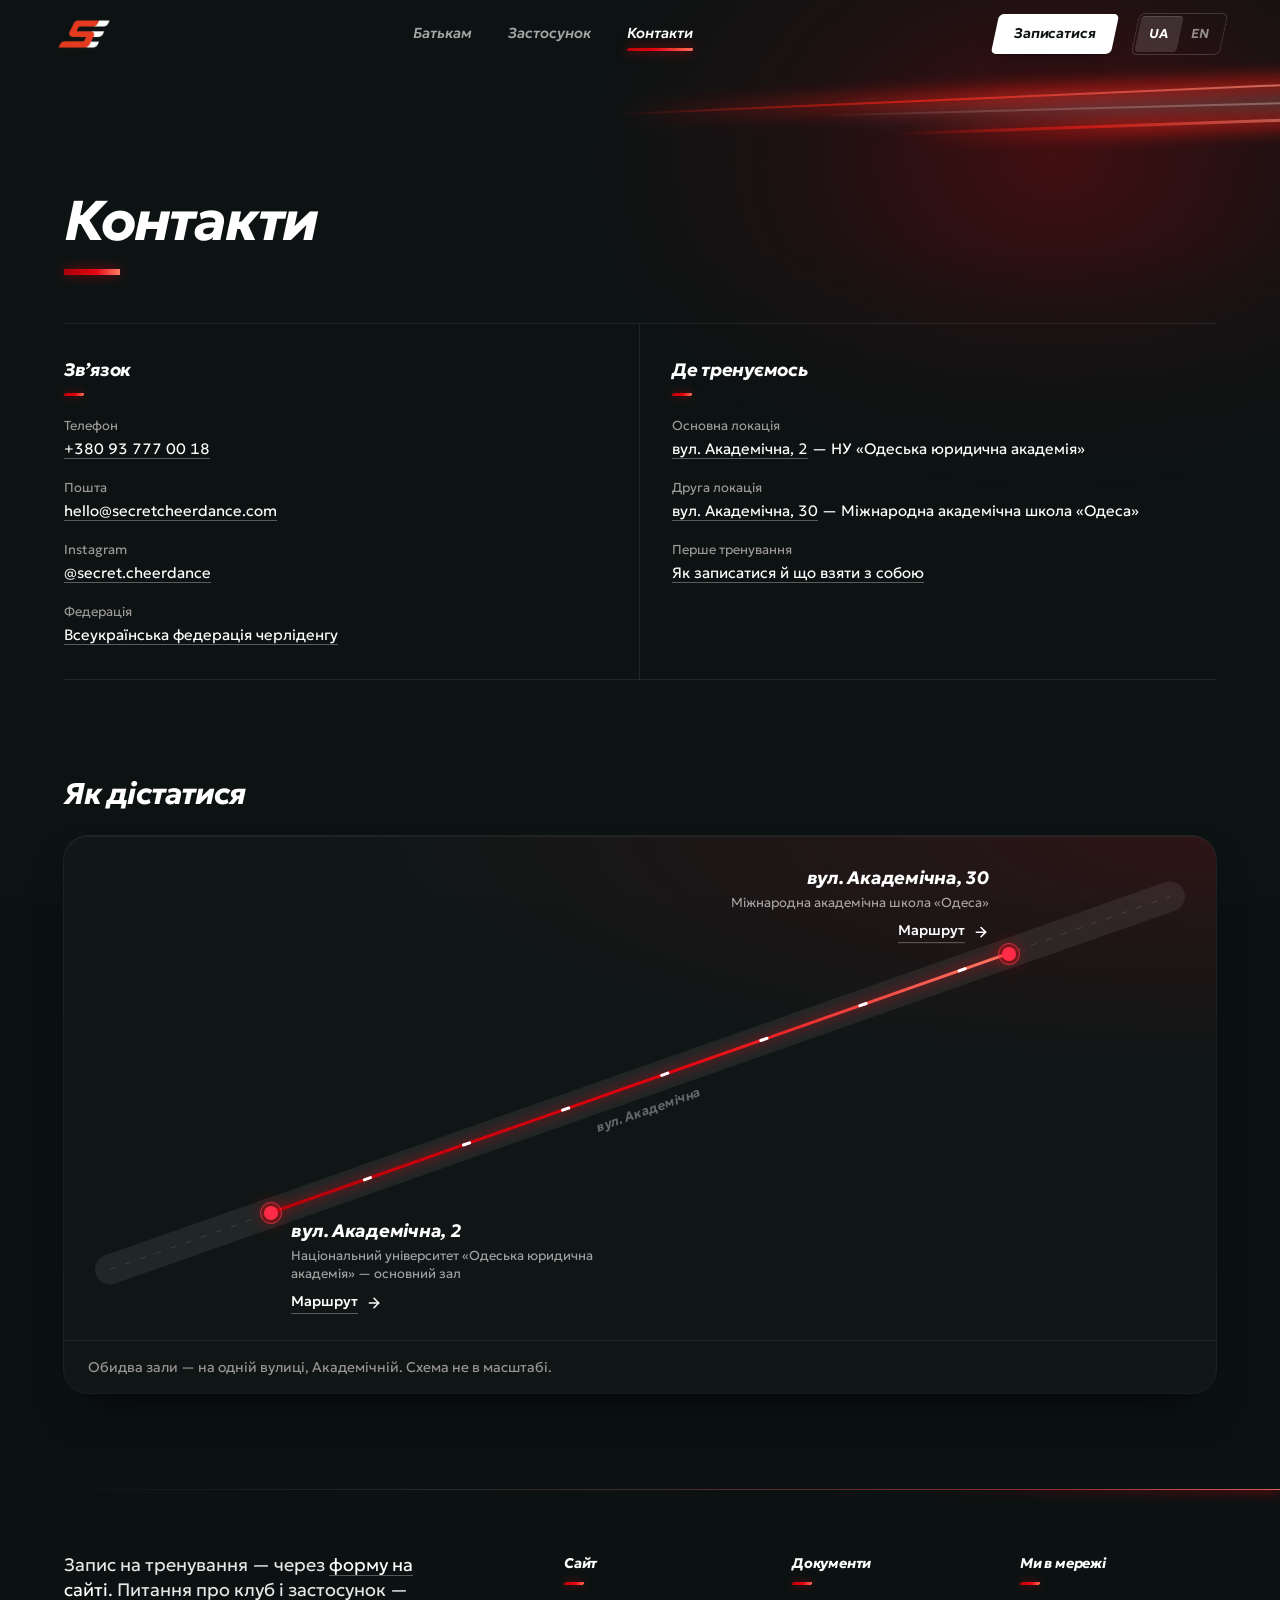
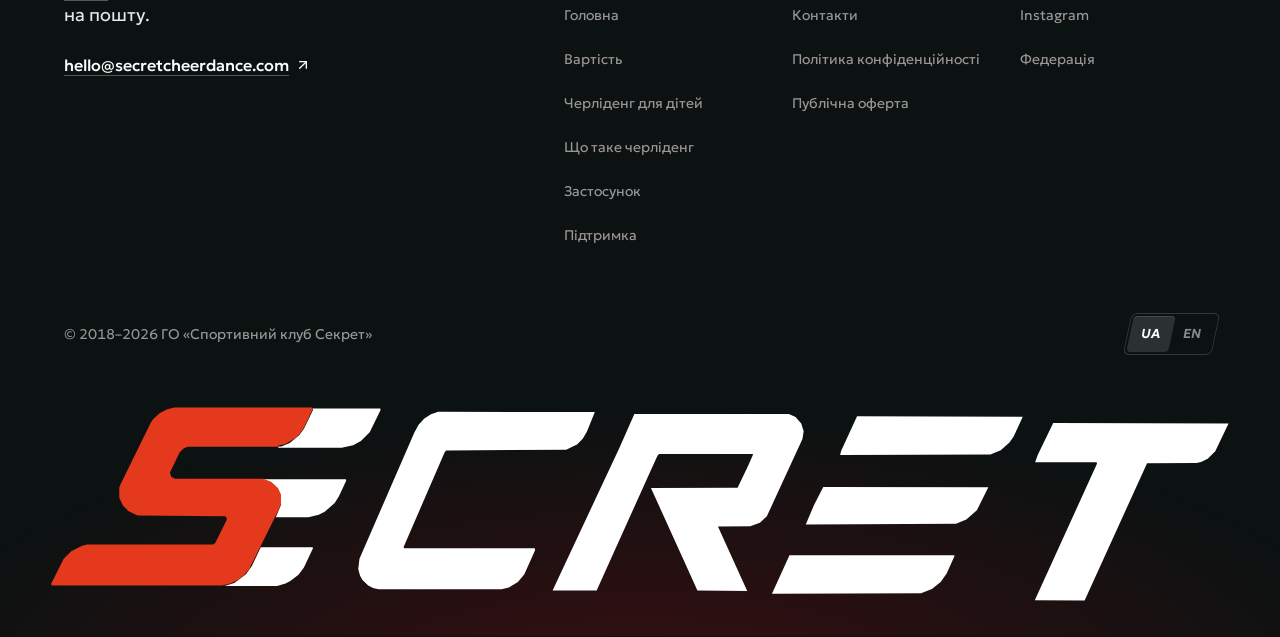
<file: kontakty/index.html>
<!doctype html>
<html lang="uk">
<head>
<meta charset="utf-8">
<meta name="viewport" content="width=device-width, initial-scale=1">
<title>Контакти — спортивний клуб черліденгу SECRET, Одеса</title>
<meta name="description" content="Телефон, пошта, Instagram і адреси тренувань клубу черліденгу SECRET в Одесі: вул. Академічна, 2 і 30. Як дістатися до залів.">
<meta name="theme-color" content="#0c1212">
<link rel="icon" href="/favicon.ico" sizes="32x32">
<link rel="icon" type="image/png" href="/img/icon-192.png" sizes="192x192">
<link rel="apple-touch-icon" href="/img/apple-touch-icon.png">
<link rel="manifest" href="/manifest.webmanifest">
<meta property="og:type" content="website">
<meta property="og:site_name" content="SECRET CHEERDANCE">
<meta property="og:locale" content="uk_UA">
<meta property="og:locale:alternate" content="en_US">
<meta property="og:title" content="Контакти — спортивний клуб черліденгу SECRET, Одеса">
<meta property="og:description" content="Телефон, пошта, Instagram і адреси тренувань клубу черліденгу SECRET в Одесі: вул. Академічна, 2 і 30. Як дістатися до залів.">
<meta name="twitter:card" content="summary_large_image">
<meta property="og:url" content="https://secretcheerdance.com/kontakty/">
<meta property="og:image" content="https://secretcheerdance.com/img/og-uk.jpg">
<meta property="og:image:width" content="1200">
<meta property="og:image:height" content="630">
<link rel="canonical" href="https://secretcheerdance.com/kontakty/">
<link rel="alternate" hreflang="uk" href="https://secretcheerdance.com/kontakty/">
<link rel="alternate" hreflang="en" href="https://secretcheerdance.com/en/contacts/">
<link rel="alternate" hreflang="x-default" href="https://secretcheerdance.com/kontakty/">
<script type="application/ld+json">{"@context":"https://schema.org","@graph":[{"@type":["SportsClub","SportsOrganization"],"@id":"https://secretcheerdance.com/#club","name":"SECRET CHEERDANCE","alternateName":["Спортивний клуб SECRET","SECRET"],"url":"https://secretcheerdance.com/","logo":"https://secretcheerdance.com/img/apple-touch-icon.png","image":"https://secretcheerdance.com/img/og-uk.jpg","description":"Спортивний клуб черліденгу в Одесі з 2018 року: сім команд від 4 років, чемпіони та призери чемпіонатів Європи, член Всеукраїнської федерації черліденгу.","sport":"Черліденг","slogan":"Сила в кожному русі","knowsAbout":["черліденг","черлідинг","чирлідинг","черліденг для дітей"],"foundingDate":"2018-08-15","founder":{"@type":"Person","name":"Крістіна Юхімчак"},"email":"hello@secretcheerdance.com","telephone":"+380937770018","address":{"@type":"PostalAddress","streetAddress":"вул. Академічна, 2","addressLocality":"Одеса","addressRegion":"Одеська область","addressCountry":"UA"},"location":[{"@type":"SportsActivityLocation","name":"Національний університет «Одеська юридична академія»","address":{"@type":"PostalAddress","streetAddress":"вул. Академічна, 2","addressLocality":"Одеса","addressRegion":"Одеська область","addressCountry":"UA"},"hasMap":"https://www.google.com/maps/search/?api=1&query=%D0%B2%D1%83%D0%BB.%20%D0%90%D0%BA%D0%B0%D0%B4%D0%B5%D0%BC%D1%96%D1%87%D0%BD%D0%B0%2C%202%2C%20%D0%9E%D0%B4%D0%B5%D1%81%D0%B0"},{"@type":"SportsActivityLocation","name":"Міжнародна академічна школа «Одеса»","address":{"@type":"PostalAddress","streetAddress":"вул. Академічна, 30","addressLocality":"Одеса","addressRegion":"Одеська область","addressCountry":"UA"},"hasMap":"https://www.google.com/maps/search/?api=1&query=%D0%B2%D1%83%D0%BB.%20%D0%90%D0%BA%D0%B0%D0%B4%D0%B5%D0%BC%D1%96%D1%87%D0%BD%D0%B0%2C%2030%2C%20%D0%9E%D0%B4%D0%B5%D1%81%D0%B0"}],"areaServed":{"@type":"City","name":"Одеса"},"memberOf":{"@type":"SportsOrganization","name":"Всеукраїнська федерація черліденгу","url":"https://all-ukrainian-cheerleading-federation.ua"},"sameAs":["https://www.instagram.com/secret.cheerdance/","https://all-ukrainian-cheerleading-federation.ua/secret.html"]},{"@type":"ContactPage","@id":"https://secretcheerdance.com/kontakty/#webpage","url":"https://secretcheerdance.com/kontakty/","name":"Контакти — спортивний клуб черліденгу SECRET, Одеса","description":"Телефон, пошта, Instagram і адреси тренувань клубу черліденгу SECRET в Одесі: вул. Академічна, 2 і 30. Як дістатися до залів.","inLanguage":"uk","dateModified":"2026-11-20","isPartOf":{"@id":"https://secretcheerdance.com/#website"},"about":{"@id":"https://secretcheerdance.com/#club"},"breadcrumb":{"@type":"BreadcrumbList","itemListElement":[{"@type":"ListItem","position":1,"name":"Головна","item":"https://secretcheerdance.com/"},{"@type":"ListItem","position":2,"name":"Контакти","item":"https://secretcheerdance.com/kontakty/"}]}}]}</script>
<link rel="preload" href="/assets/geologica-cyrillic-slnt-normal-B_yzb2XQ.woff2" as="font" type="font/woff2" crossorigin>
<!-- Without JS, motion's start state (opacity 0) must not hide the text. -->
<noscript><style>[style*=opacity\:0]{opacity:1!important;filter:none!important;transform:none!important}</style></noscript>
  <script type="module" crossorigin src="/assets/client-CkAZ_IK_.js"></script>
  <link rel="stylesheet" crossorigin href="/assets/client-CqmLm-fY.css">
</head>
<body>
<div id="root" data-page="contacts" data-lang="uk"><link rel="preload" as="image" href="/img/secret-mark-dark.png"/><a href="#main" class="absolute top-[-100px] left-6 z-50 rounded-md bg-white px-4 py-2 font-medium text-neutral-900 focus:top-3">Перейти до змісту</a><div class="relative isolate"><div aria-hidden="true" class="pointer-events-none absolute inset-x-0 top-0 -z-10 h-[34rem] overflow-hidden [mask-image:linear-gradient(to_bottom,#000_45%,transparent)]"><div class="absolute -top-48 right-[-20%] h-[44rem] w-[75%] bg-[radial-gradient(closest-side,rgba(227,1,13,0.24),rgba(227,1,13,0.07)_55%,rgba(227,1,13,0))]"></div><div aria-hidden="true" class="pointer-events-none absolute inset-0 overflow-hidden mix-blend-screen"><span class="light-line tone-red" style="top:15%;left:48%;opacity:0.8;--w:2px;--a:-2.5deg;clip-path:inset(-40px 0px -40px 100%)"><i style="--sd:3.5s"></i></span><span class="light-line tone-grey" style="top:18.5%;left:64%;opacity:0.5;--w:1.5px;--a:-1.5deg;clip-path:inset(-40px 0px -40px 100%)"></span><span class="light-line tone-red" style="top:21.5%;left:70%;opacity:0.7;--w:2.5px;--a:-2deg;clip-path:inset(-40px 0px -40px 100%)"><i style="--sd:8s"></i></span></div></div><header class="site-header sticky top-0 z-30 w-full pt-3 pb-2 transition-[translate,opacity,background-color,box-shadow] duration-300 ease-out px-6 sm:px-8 md:px-12 lg:px-14"><div class="flex items-center justify-between gap-6"><a href="/" class="flex min-h-11 shrink-0 items-center" aria-label="SECRET CHEERDANCE"><img src="/img/secret-mark-dark.png" width="256" height="148" alt="SECRET CHEERDANCE" class="h-auto w-14"/></a><nav aria-label="Розділи" class="nav-links relative hidden items-center gap-7 lg:flex xl:gap-9"><a href="/cherlidenh-dlia-ditei/" class="nav-link">Батькам</a><a href="/zastosunok/" class="nav-link">Застосунок</a><a href="/kontakty/" aria-current="page" class="nav-link">Контакти<span aria-hidden="true" class="nav-cur"></span></a><span aria-hidden="true" class="nav-bar-trail"></span><span aria-hidden="true" class="nav-bar"></span></nav><div class="flex items-center gap-2 lg:gap-5"><a href="/#signup" class="btn btn-primary btn-sm max-lg:min-h-11"><span class="btn-trail" aria-hidden="true"><i></i><i></i><i></i></span><span class="btn-label">Записатися</span></a><div class="lang max-lg:hidden" role="group" aria-label="Мова сайту"><span aria-hidden="true" class="lang-thumb"></span><span aria-current="true" lang="uk"><span class="sr-only">Українська</span><span aria-hidden="true">UA</span></span><a href="/en/contacts/" hrefLang="en" lang="en">EN<span class="sr-only"> — <!-- -->English</span></a></div><button type="button" aria-haspopup="dialog" aria-label="Меню" class="-mr-2.5 flex size-11 items-center justify-center rounded-full text-white transition-colors duration-150 hover:bg-white/5 lg:hidden"><svg xmlns="http://www.w3.org/2000/svg" width="24" height="24" viewBox="0 0 24 24" fill="none" stroke="currentColor" stroke-width="2" stroke-linecap="round" stroke-linejoin="round" class="lucide lucide-menu h-6 w-6" aria-hidden="true"><path d="M4 5h16"></path><path d="M4 12h16"></path><path d="M4 19h16"></path></svg></button></div></div><dialog aria-label="Меню" class="menu m-0 h-full max-h-none w-full max-w-none bg-background p-0 text-white backdrop:bg-transparent open:flex open:flex-col lg:hidden"><div class="flex items-center justify-between pt-4 px-6 sm:px-8 md:px-12 lg:px-14"><a href="/" class="flex min-h-11 shrink-0 items-center" aria-label="SECRET CHEERDANCE"><img src="/img/secret-mark-dark.png" width="256" height="148" alt="SECRET CHEERDANCE" class="h-auto w-14"/></a><button type="button" aria-label="Закрити меню" class="-mr-2.5 flex size-11 items-center justify-center rounded-full text-white transition-colors duration-150 hover:bg-white/5"><svg xmlns="http://www.w3.org/2000/svg" width="24" height="24" viewBox="0 0 24 24" fill="none" stroke="currentColor" stroke-width="2" stroke-linecap="round" stroke-linejoin="round" class="lucide lucide-x h-6 w-6" aria-hidden="true"><path d="M18 6 6 18"></path><path d="m6 6 12 12"></path></svg></button></div><nav aria-label="Розділи" class="flex-1 overflow-y-auto pt-8 pb-6 px-6 sm:px-8 md:px-12 lg:px-14"><ul><li style="--i:0"><a href="/" class="group slant flex min-h-14 items-center gap-4 text-[clamp(1.75rem,8vw,2.25rem)] leading-none font-bold tracking-[-0.03em] text-white/55 transition-colors duration-150 hover:text-white aria-[current=page]:text-white"><span aria-hidden="true" class="h-1.5 w-6 shrink-0 -skew-x-[24deg] bg-white/10 group-aria-[current=page]:bg-primary"></span>Головна</a></li><li style="--i:1"><a href="/cherlidenh-dlia-ditei/" class="group slant flex min-h-14 items-center gap-4 text-[clamp(1.75rem,8vw,2.25rem)] leading-none font-bold tracking-[-0.03em] text-white/55 transition-colors duration-150 hover:text-white aria-[current=page]:text-white"><span aria-hidden="true" class="h-1.5 w-6 shrink-0 -skew-x-[24deg] bg-white/10 group-aria-[current=page]:bg-primary"></span>Батькам</a></li><li style="--i:2"><a href="/zastosunok/" class="group slant flex min-h-14 items-center gap-4 text-[clamp(1.75rem,8vw,2.25rem)] leading-none font-bold tracking-[-0.03em] text-white/55 transition-colors duration-150 hover:text-white aria-[current=page]:text-white"><span aria-hidden="true" class="h-1.5 w-6 shrink-0 -skew-x-[24deg] bg-white/10 group-aria-[current=page]:bg-primary"></span>Застосунок</a></li><li style="--i:3"><a href="/kontakty/" aria-current="page" class="group slant flex min-h-14 items-center gap-4 text-[clamp(1.75rem,8vw,2.25rem)] leading-none font-bold tracking-[-0.03em] text-white/55 transition-colors duration-150 hover:text-white aria-[current=page]:text-white"><span aria-hidden="true" class="h-1.5 w-6 shrink-0 -skew-x-[24deg] bg-white/10 group-aria-[current=page]:bg-primary"></span>Контакти</a></li></ul></nav><div class="space-y-3 border-t border-white/10 pt-5 pb-[max(1.25rem,env(safe-area-inset-bottom))] px-6 sm:px-8 md:px-12 lg:px-14"><a href="/#signup" class="btn btn-primary w-full"><span class="btn-trail" aria-hidden="true"><i></i><i></i><i></i></span><span class="btn-label">Записатися на тренування</span></a><div class="flex justify-center pt-1"><div class="lang lang-lg" role="group" aria-label="Мова сайту"><span aria-hidden="true" class="lang-thumb"></span><span aria-current="true" lang="uk"><span class="sr-only">Українська</span><span aria-hidden="true">UA</span></span><a href="/en/contacts/" hrefLang="en" lang="en">EN<span class="sr-only"> — <!-- -->English</span></a></div></div></div></dialog></header><main id="main" class="pt-2 lg:pt-8"><section id="contacts" aria-labelledby="contacts-title" class="w-full scroll-mt-4 px-6 py-20 sm:px-8 md:px-12 md:py-24 lg:px-14"><div class="mx-auto max-w-site"><h1 id="contacts-title" class="slant text-[2.5rem] leading-[1.02] font-bold tracking-[-0.04em] text-white md:text-5xl lg:text-[3.5rem]">Контакти<span aria-hidden="true" class="bar-light mt-5 block h-1.5 w-14 origin-left -skew-x-[24deg]" style="opacity:0;transform:scaleX(0)"></span></h1><div class="mt-12 grid grid-cols-1 divide-y divide-white/[0.08] border-y border-white/[0.08] md:grid-cols-2 md:divide-x md:divide-y-0"><div class="py-8 md:px-8 md:first:pl-0 md:last:pr-0"><h2 class="t-head text-lg text-white">Зв’язок</h2><dl class="mt-5 space-y-4"><div><dt class="text-[13px] text-muted-foreground">Телефон</dt><dd class="mt-0.5 text-[15px] leading-relaxed break-words text-white [&amp;_a]:py-3 [&amp;_a]:underline [&amp;_a]:decoration-white/30 [&amp;_a]:underline-offset-4 [&amp;_a:hover]:decoration-white"><a href="tel:+380937770018">+380 93 777 00 18</a></dd></div><div><dt class="text-[13px] text-muted-foreground">Пошта</dt><dd class="mt-0.5 text-[15px] leading-relaxed break-words text-white [&amp;_a]:py-3 [&amp;_a]:underline [&amp;_a]:decoration-white/30 [&amp;_a]:underline-offset-4 [&amp;_a:hover]:decoration-white"><a href="mailto:hello@secretcheerdance.com">hello@secretcheerdance.com</a></dd></div><div><dt class="text-[13px] text-muted-foreground">Instagram</dt><dd class="mt-0.5 text-[15px] leading-relaxed break-words text-white [&amp;_a]:py-3 [&amp;_a]:underline [&amp;_a]:decoration-white/30 [&amp;_a]:underline-offset-4 [&amp;_a:hover]:decoration-white"><a href="https://www.instagram.com/secret.cheerdance/">@secret.cheerdance</a></dd></div><div><dt class="text-[13px] text-muted-foreground">Федерація</dt><dd class="mt-0.5 text-[15px] leading-relaxed break-words text-white [&amp;_a]:py-3 [&amp;_a]:underline [&amp;_a]:decoration-white/30 [&amp;_a]:underline-offset-4 [&amp;_a:hover]:decoration-white"><a href="https://all-ukrainian-cheerleading-federation.ua">Всеукраїнська федерація черліденгу</a></dd></div></dl></div><div class="py-8 md:px-8 md:first:pl-0 md:last:pr-0"><h2 class="t-head text-lg text-white">Де тренуємось</h2><dl class="mt-5 space-y-4"><div><dt class="text-[13px] text-muted-foreground">Основна локація</dt><dd class="mt-0.5 text-[15px] leading-relaxed break-words text-white [&amp;_a]:py-3 [&amp;_a]:underline [&amp;_a]:decoration-white/30 [&amp;_a]:underline-offset-4 [&amp;_a:hover]:decoration-white"><a href="https://www.google.com/maps/search/?api=1&amp;query=%D0%B2%D1%83%D0%BB.%20%D0%90%D0%BA%D0%B0%D0%B4%D0%B5%D0%BC%D1%96%D1%87%D0%BD%D0%B0%2C%202%2C%20%D0%9E%D0%B4%D0%B5%D1%81%D0%B0">вул. Академічна, 2</a> — НУ «Одеська юридична академія»</dd></div><div><dt class="text-[13px] text-muted-foreground">Друга локація</dt><dd class="mt-0.5 text-[15px] leading-relaxed break-words text-white [&amp;_a]:py-3 [&amp;_a]:underline [&amp;_a]:decoration-white/30 [&amp;_a]:underline-offset-4 [&amp;_a:hover]:decoration-white"><a href="https://www.google.com/maps/search/?api=1&amp;query=%D0%B2%D1%83%D0%BB.%20%D0%90%D0%BA%D0%B0%D0%B4%D0%B5%D0%BC%D1%96%D1%87%D0%BD%D0%B0%2C%2030%2C%20%D0%9E%D0%B4%D0%B5%D1%81%D0%B0">вул. Академічна, 30</a> — Міжнародна академічна школа «Одеса»</dd></div><div><dt class="text-[13px] text-muted-foreground">Перше тренування</dt><dd class="mt-0.5 text-[15px] leading-relaxed break-words text-white [&amp;_a]:py-3 [&amp;_a]:underline [&amp;_a]:decoration-white/30 [&amp;_a]:underline-offset-4 [&amp;_a:hover]:decoration-white"><a href="/cherlidenh-dlia-ditei/">Як записатися й що взяти з собою</a></dd></div></dl></div></div></div></section><section aria-labelledby="halls-title" class="w-full px-6 pb-20 sm:px-8 md:px-12 md:pb-24 lg:px-14"><div class="mx-auto max-w-site"><h2 id="halls-title" class="slant text-2xl font-bold tracking-[-0.03em] text-white md:text-3xl">Як дістатися</h2><figure class="spot lit mt-6 overflow-hidden rounded-3xl bg-white/[0.02] shadow-[0_0_0_1px_rgba(255,255,255,0.07),inset_0_1px_0_rgba(255,255,255,0.06),0_24px_48px_-20px_rgba(0,0,0,0.8)]"><div class="relative aspect-[16/7] max-sm:aspect-[4/3]"><svg aria-hidden="true" viewBox="0 0 100 100" preserveAspectRatio="none" class="absolute inset-0 size-full"><path d="M4 86 L96 12" stroke="rgba(255,255,255,0.07)" stroke-width="30" stroke-linecap="round" vector-effect="non-scaling-stroke" fill="none"></path><path d="M4 86 L96 12" stroke="rgba(255,255,255,0.12)" stroke-width="1" stroke-dasharray="6 10" vector-effect="non-scaling-stroke" fill="none"></path></svg><svg aria-hidden="true" viewBox="0 0 100 100" preserveAspectRatio="none" class="absolute inset-0 size-full drop-shadow-[0_0_6px_rgba(227,1,13,0.85)]"><defs><linearGradient id="route-grad" x1="0" y1="1" x2="1" y2="0"><stop offset="0" stop-color="#b8000a"></stop><stop offset="0.55" stop-color="#e3010d"></stop><stop offset="1" stop-color="#ff7a66"></stop></linearGradient></defs><path d="M18 74.7 L82 23.3" stroke="url(#route-grad)" stroke-width="3" stroke-linecap="round" vector-effect="non-scaling-stroke" fill="none"></path><path class="route-spark" d="M18 74.7 L82 23.3" pathLength="1" stroke="#fff" stroke-width="3" stroke-linecap="round" vector-effect="non-scaling-stroke"></path></svg><span aria-hidden="true" class="slant absolute top-[49.4%] left-1/2 text-[13px] font-semibold whitespace-nowrap text-white/35 [transform:translate(-50%,-50%)_rotate(-19.4deg)_translateY(26px)] max-sm:[transform:translate(-50%,-50%)_rotate(-29.6deg)_translateY(26px)]">вул. Академічна</span><span aria-hidden="true" class="pin" style="left:18%;top:74.7%"></span><span aria-hidden="true" class="pin" style="left:82%;top:23.3%"></span><div class="absolute top-[74.7%] left-[calc(18%+20px)] max-w-[min(60%,22rem)] pt-1 max-sm:hidden"><p class="t-name text-lg text-white">вул. Академічна, 2</p><p class="mt-0.5 text-[13px] leading-snug text-white/60">Національний університет «Одеська юридична академія» — основний зал</p><a href="https://www.google.com/maps/dir/?api=1&amp;destination=%D0%B2%D1%83%D0%BB.%20%D0%90%D0%BA%D0%B0%D0%B4%D0%B5%D0%BC%D1%96%D1%87%D0%BD%D0%B0%2C%202%2C%20%D0%9E%D0%B4%D0%B5%D1%81%D0%B0" class="link-go mt-0.5 min-h-9 text-sm"><span>Маршрут</span><svg xmlns="http://www.w3.org/2000/svg" width="24" height="24" viewBox="0 0 24 24" fill="none" stroke="currentColor" stroke-width="2.25" stroke-linecap="round" stroke-linejoin="round" class="lucide lucide-arrow-right" aria-hidden="true"><path d="M5 12h14"></path><path d="m12 5 7 7-7 7"></path></svg></a></div><div class="absolute top-[23.3%] right-[calc(18%+20px)] max-w-[min(60%,22rem)] -translate-y-full pb-1 text-right max-sm:hidden"><p class="t-name text-lg text-white">вул. Академічна, 30</p><p class="mt-0.5 text-[13px] leading-snug text-white/60">Міжнародна академічна школа «Одеса»</p><a href="https://www.google.com/maps/dir/?api=1&amp;destination=%D0%B2%D1%83%D0%BB.%20%D0%90%D0%BA%D0%B0%D0%B4%D0%B5%D0%BC%D1%96%D1%87%D0%BD%D0%B0%2C%2030%2C%20%D0%9E%D0%B4%D0%B5%D1%81%D0%B0" class="link-go mt-0.5 min-h-9 text-sm"><span>Маршрут</span><svg xmlns="http://www.w3.org/2000/svg" width="24" height="24" viewBox="0 0 24 24" fill="none" stroke="currentColor" stroke-width="2.25" stroke-linecap="round" stroke-linejoin="round" class="lucide lucide-arrow-right" aria-hidden="true"><path d="M5 12h14"></path><path d="m12 5 7 7-7 7"></path></svg></a></div></div><ul class="space-y-4 border-t border-white/[0.06] px-6 py-5 sm:hidden"><li><p class="t-name text-white">вул. Академічна, 2</p><p class="mt-0.5 text-[13px] leading-snug text-white/60">Національний університет «Одеська юридична академія» — основний зал</p><a href="https://www.google.com/maps/dir/?api=1&amp;destination=%D0%B2%D1%83%D0%BB.%20%D0%90%D0%BA%D0%B0%D0%B4%D0%B5%D0%BC%D1%96%D1%87%D0%BD%D0%B0%2C%202%2C%20%D0%9E%D0%B4%D0%B5%D1%81%D0%B0" class="link-go min-h-11 text-sm"><span>Маршрут</span><svg xmlns="http://www.w3.org/2000/svg" width="24" height="24" viewBox="0 0 24 24" fill="none" stroke="currentColor" stroke-width="2.25" stroke-linecap="round" stroke-linejoin="round" class="lucide lucide-arrow-right" aria-hidden="true"><path d="M5 12h14"></path><path d="m12 5 7 7-7 7"></path></svg></a></li><li><p class="t-name text-white">вул. Академічна, 30</p><p class="mt-0.5 text-[13px] leading-snug text-white/60">Міжнародна академічна школа «Одеса»</p><a href="https://www.google.com/maps/dir/?api=1&amp;destination=%D0%B2%D1%83%D0%BB.%20%D0%90%D0%BA%D0%B0%D0%B4%D0%B5%D0%BC%D1%96%D1%87%D0%BD%D0%B0%2C%2030%2C%20%D0%9E%D0%B4%D0%B5%D1%81%D0%B0" class="link-go min-h-11 text-sm"><span>Маршрут</span><svg xmlns="http://www.w3.org/2000/svg" width="24" height="24" viewBox="0 0 24 24" fill="none" stroke="currentColor" stroke-width="2.25" stroke-linecap="round" stroke-linejoin="round" class="lucide lucide-arrow-right" aria-hidden="true"><path d="M5 12h14"></path><path d="m12 5 7 7-7 7"></path></svg></a></li></ul><figcaption class="border-t border-white/[0.06] px-6 py-4 text-sm text-muted-foreground">Обидва зали — на одній вулиці, Академічній. Схема не в масштабі.</figcaption></figure></div></section></main></div><footer class="seam relative isolate w-full overflow-hidden [container-type:inline-size]"><div aria-hidden="true" class="pointer-events-none absolute -bottom-[30cqw] left-1/2 -z-10 h-[48cqw] w-[120cqw] -translate-x-1/2 bg-[radial-gradient(closest-side,rgba(227,1,13,0.22),rgba(227,1,13,0))]"></div><div class="relative px-6 pt-16 sm:px-8 md:px-12 lg:px-14"><div class="mx-auto max-w-site"><div class="grid gap-12 lg:grid-cols-12"><div class="lg:col-span-5"><p class="max-w-sm text-lg leading-snug text-white/90 [&amp;_a]:text-white [&amp;_a]:underline [&amp;_a]:decoration-white/30 [&amp;_a]:underline-offset-4 [&amp;_a:hover]:decoration-white">Запис на тренування — через <a href="/#signup">форму на сайті</a>. Питання про клуб і застосунок — на пошту.</p><a href="mailto:hello@secretcheerdance.com" class="group mt-4 inline-flex min-h-11 items-center gap-1.5 text-base font-medium text-white underline decoration-white/30 underline-offset-4 hover:decoration-white">hello@secretcheerdance.com<svg xmlns="http://www.w3.org/2000/svg" width="24" height="24" viewBox="0 0 24 24" fill="none" stroke="currentColor" stroke-width="2" stroke-linecap="round" stroke-linejoin="round" class="lucide lucide-arrow-up-right h-4 w-4 transition-transform duration-150 group-hover:translate-x-0.5 group-hover:-translate-y-0.5" aria-hidden="true"><path d="M7 7h10v10"></path><path d="M7 17 17 7"></path></svg></a></div><nav class="grid grid-cols-2 gap-x-8 gap-y-6 sm:grid-cols-3 lg:col-span-7" aria-label="Посилання"><div class="flex flex-col"><p class="t-head mb-2 text-sm text-white">Сайт</p><a href="/" class="flex min-h-11 items-center text-sm text-muted-foreground transition-colors hover:text-white">Головна</a><a href="/#prices" class="flex min-h-11 items-center text-sm text-muted-foreground transition-colors hover:text-white">Вартість</a><a href="/cherlidenh-dlia-ditei/" class="flex min-h-11 items-center text-sm text-muted-foreground transition-colors hover:text-white">Черліденг для дітей</a><a href="/shcho-take-cherlidenh/" class="flex min-h-11 items-center text-sm text-muted-foreground transition-colors hover:text-white">Що таке черліденг</a><a href="/zastosunok/" class="flex min-h-11 items-center text-sm text-muted-foreground transition-colors hover:text-white">Застосунок</a><a href="/zastosunok/#support" class="flex min-h-11 items-center text-sm text-muted-foreground transition-colors hover:text-white">Підтримка</a></div><div class="flex flex-col"><p class="t-head mb-2 text-sm text-white">Документи</p><a href="/kontakty/" class="flex min-h-11 items-center text-sm text-muted-foreground transition-colors hover:text-white">Контакти</a><a href="/privacy/" class="flex min-h-11 items-center text-sm text-muted-foreground transition-colors hover:text-white">Політика конфіденційності</a><a href="/oferta/" class="flex min-h-11 items-center text-sm text-muted-foreground transition-colors hover:text-white">Публічна оферта</a></div><div class="flex flex-col"><p class="t-head mb-2 text-sm text-white">Ми в мережі</p><a href="https://www.instagram.com/secret.cheerdance/" class="flex min-h-11 items-center text-sm text-muted-foreground transition-colors hover:text-white">Instagram</a><a href="https://all-ukrainian-cheerleading-federation.ua" class="flex min-h-11 items-center text-sm text-muted-foreground transition-colors hover:text-white">Федерація</a></div></nav></div><div class="mt-14 flex flex-col items-start gap-3 text-sm text-muted-foreground sm:flex-row sm:items-center sm:justify-between"><p class="py-2">© 2018–2026 ГО «Спортивний клуб Секрет»</p><div class="lang" role="group" aria-label="Мова сайту"><span aria-hidden="true" class="lang-thumb"></span><span aria-current="true" lang="uk"><span class="sr-only">Українська</span><span aria-hidden="true">UA</span></span><a href="/en/contacts/" hrefLang="en" lang="en">EN<span class="sr-only"> — <!-- -->English</span></a></div></div></div></div><svg aria-hidden="true" viewBox="103 0 1951 297" class="pointer-events-none mx-auto mt-[4cqw] mb-[4cqw] block w-[92cqw] overflow-visible select-none"><path d="M324.5 117 591.5 117 592 119.5 580 145.5 573 156.5 556.5 171 546.5 176 529.5 180 475.5 180 484 159.5 484 144.5 479 133.5 470.5 125 461.5 120 454.5 118ZM450.5 230 536.5 230 537 231.5 522 263.5 513 275.5 499.5 286 491.5 290 477.5 294 390.5 294 406.5 289 426 274.5 436 260.5ZM536.5 0 648.5 0 649 2.5 631 39.5 616.5 54 603.5 61 584.5 65 479.5 65 479.5 63 484.5 63 498.5 57 514 44.5 522 33.5 537 2.5Z" fill="#fff" fill-rule="evenodd" style="transform:translateY(80px);opacity:0;transform-origin:50% 50%;transform-box:fill-box"></path><path d="M744.5 3 1004 3.5 991 35.5 984 47.5 974.5 57 956.5 66 757.5 67 755 70.5 687 227.5 688.5 229 904.5 229 905 232.5 887 272.5 876.5 285 861.5 294 849.5 297 645.5 297 636.5 295 628.5 291 619 281.5 615 274.5 612 263.5 614 246.5 705 37.5 712 24.5 721.5 14 732.5 7Z" fill="#fff" fill-rule="evenodd" style="transform:translateY(80px);opacity:0;transform-origin:50% 50%;transform-box:fill-box"></path><path d="M1069.5 3 1325.5 3 1336.5 8 1346 18.5 1350 31.5 1348 44.5 1289 172.5 1277.5 183 1261.5 189 1208 189.5 1256.5 296 1174 295.5 1097 125.5 1240.5 125 1258 88.5 1266 70.5 1265.5 69 1110.5 69 1108 71.5 1097 95.5 1007 295.5 934 295.5 1045 58.5Z" fill="#fff" fill-rule="evenodd" style="transform:translateY(80px);opacity:0;transform-origin:50% 50%;transform-box:fill-box"></path><path d="M1326.5 231 1599.5 231 1600 232.5 1587 261.5 1577 275.5 1562.5 287 1544.5 294 1297.5 295ZM1382.5 118 1656 118.5 1637 156.5 1619.5 172 1602.5 179 1353.5 180 1367 148.5ZM1438.5 1 1713 1.5 1698 34.5 1691 44.5 1676.5 57 1659.5 64 1410.5 65 1412 58.5Z" fill="#fff" fill-rule="evenodd" style="transform:translateY(80px);opacity:0;transform-origin:50% 50%;transform-box:fill-box"></path><path d="M1763.5 3 2054 3.5 2032 49.5 2019.5 62 2009.5 67 2001.5 69 1919 69.5 1815.5 297 1733 296.5 1836 70.5 1835.5 68 1733.5 68 1738 55.5Z" fill="#fff" fill-rule="evenodd" style="transform:translateY(80px);opacity:0;transform-origin:50% 50%;transform-box:fill-box"></path><path d="M307.5 0 535.5 0 537 1.5 522 33.5 514 44.5 507.5 51 490.5 61 479.5 63 478.5 65 329.5 65 322.5 68 316 74.5 300 107.5 302 114.5 308.5 118 454.5 118 467.5 123 479 133.5 484 144.5 484 159.5 482 165.5 431 268.5 421.5 279 413.5 285 401.5 291 386.5 295 104.5 295 103 292.5 124 250.5 136.5 238 154.5 229 162.5 227 371.5 227 375 224.5 394 186.5 394 182.5 391.5 180 246.5 179 231.5 172 222 162.5 216 149.5 216 132.5 218 127.5 268 25.5 272 19.5 283.5 9 295.5 3Z" fill="#E4391D" fill-rule="evenodd" style="transform:translateY(80px);opacity:0;transform-origin:50% 50%;transform-box:fill-box"></path></svg></footer><button type="button" aria-label="Нагору" data-shown="false" inert="" class="to-top"><span class="to-top-fill" aria-hidden="true"></span><span class="to-top-icon" aria-hidden="true"><svg xmlns="http://www.w3.org/2000/svg" width="24" height="24" viewBox="0 0 24 24" fill="none" stroke="currentColor" stroke-width="2.25" stroke-linecap="round" stroke-linejoin="round" class="lucide lucide-arrow-up" aria-hidden="true"><path d="m5 12 7-7 7 7"></path><path d="M12 19V5"></path></svg><svg xmlns="http://www.w3.org/2000/svg" width="24" height="24" viewBox="0 0 24 24" fill="none" stroke="currentColor" stroke-width="2.25" stroke-linecap="round" stroke-linejoin="round" class="lucide lucide-arrow-up" aria-hidden="true"><path d="m5 12 7-7 7 7"></path><path d="M12 19V5"></path></svg></span></button></div>
</body>
</html>
</file>
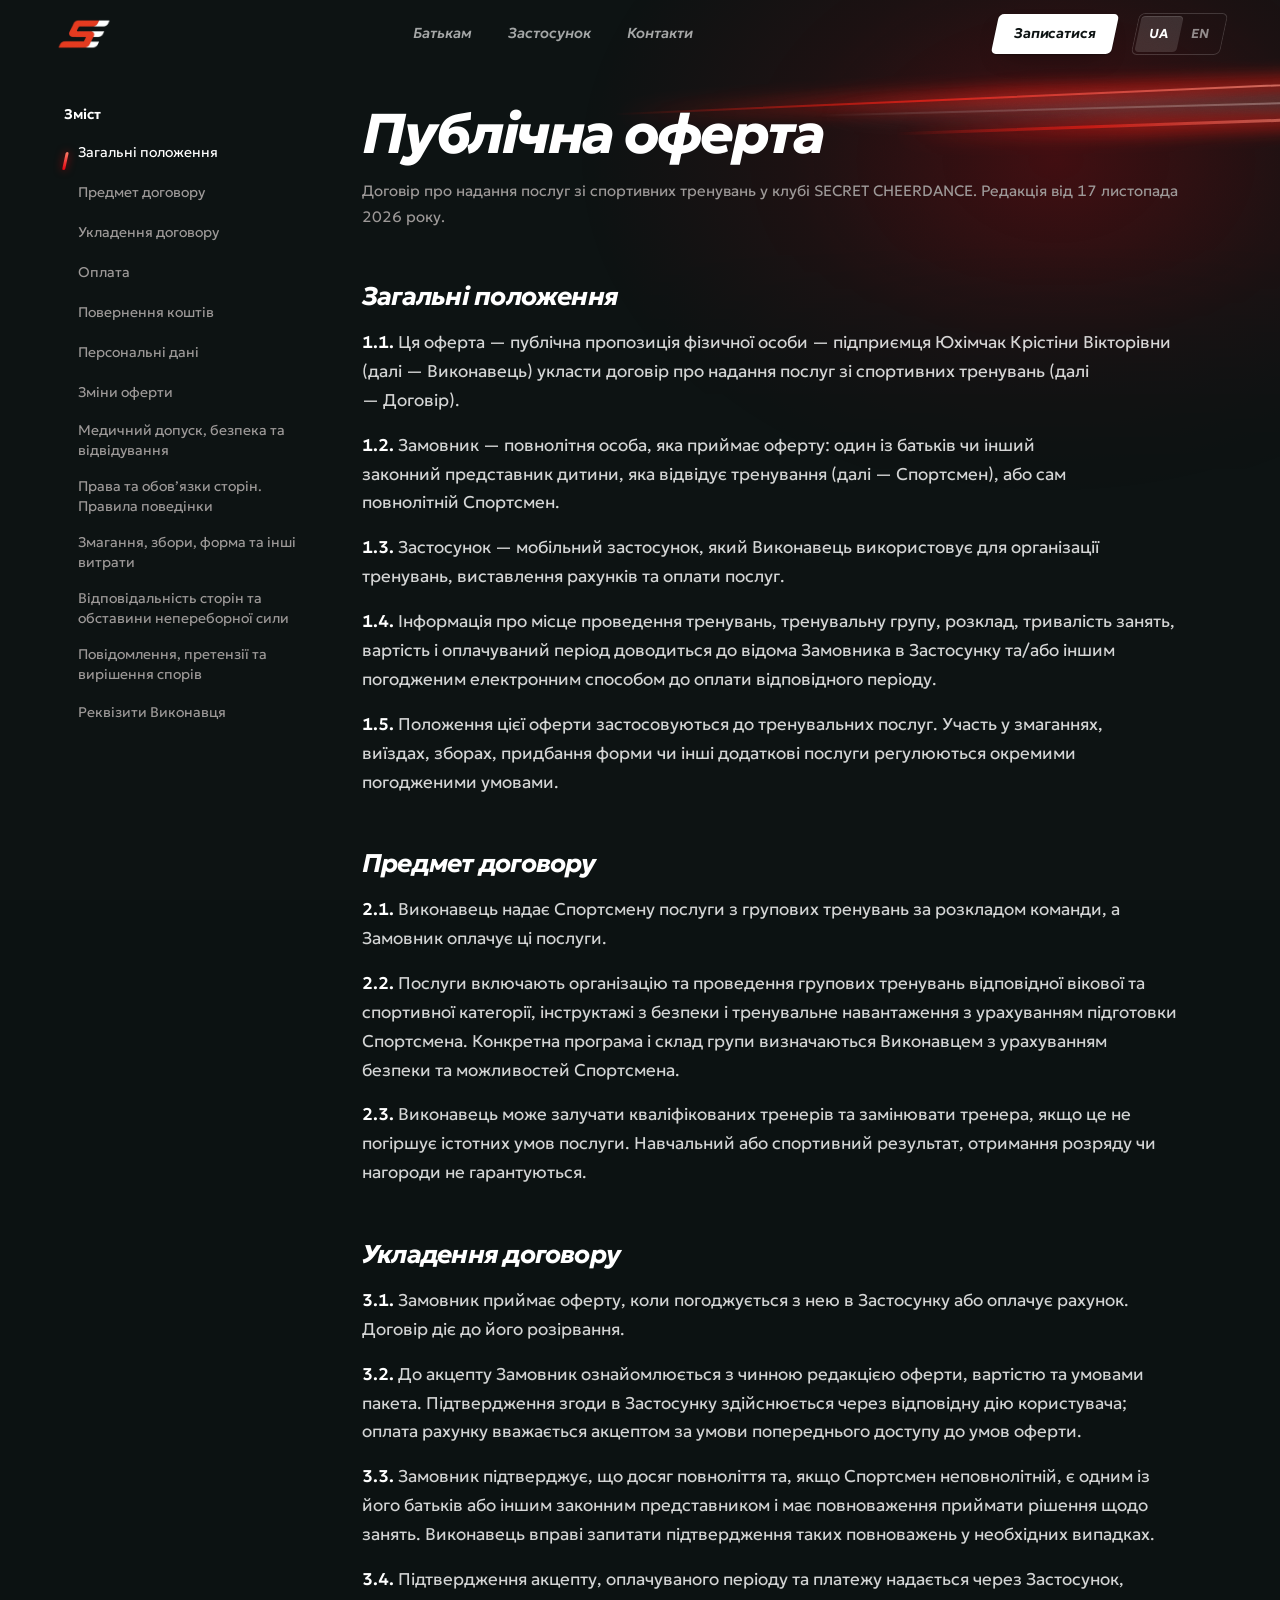
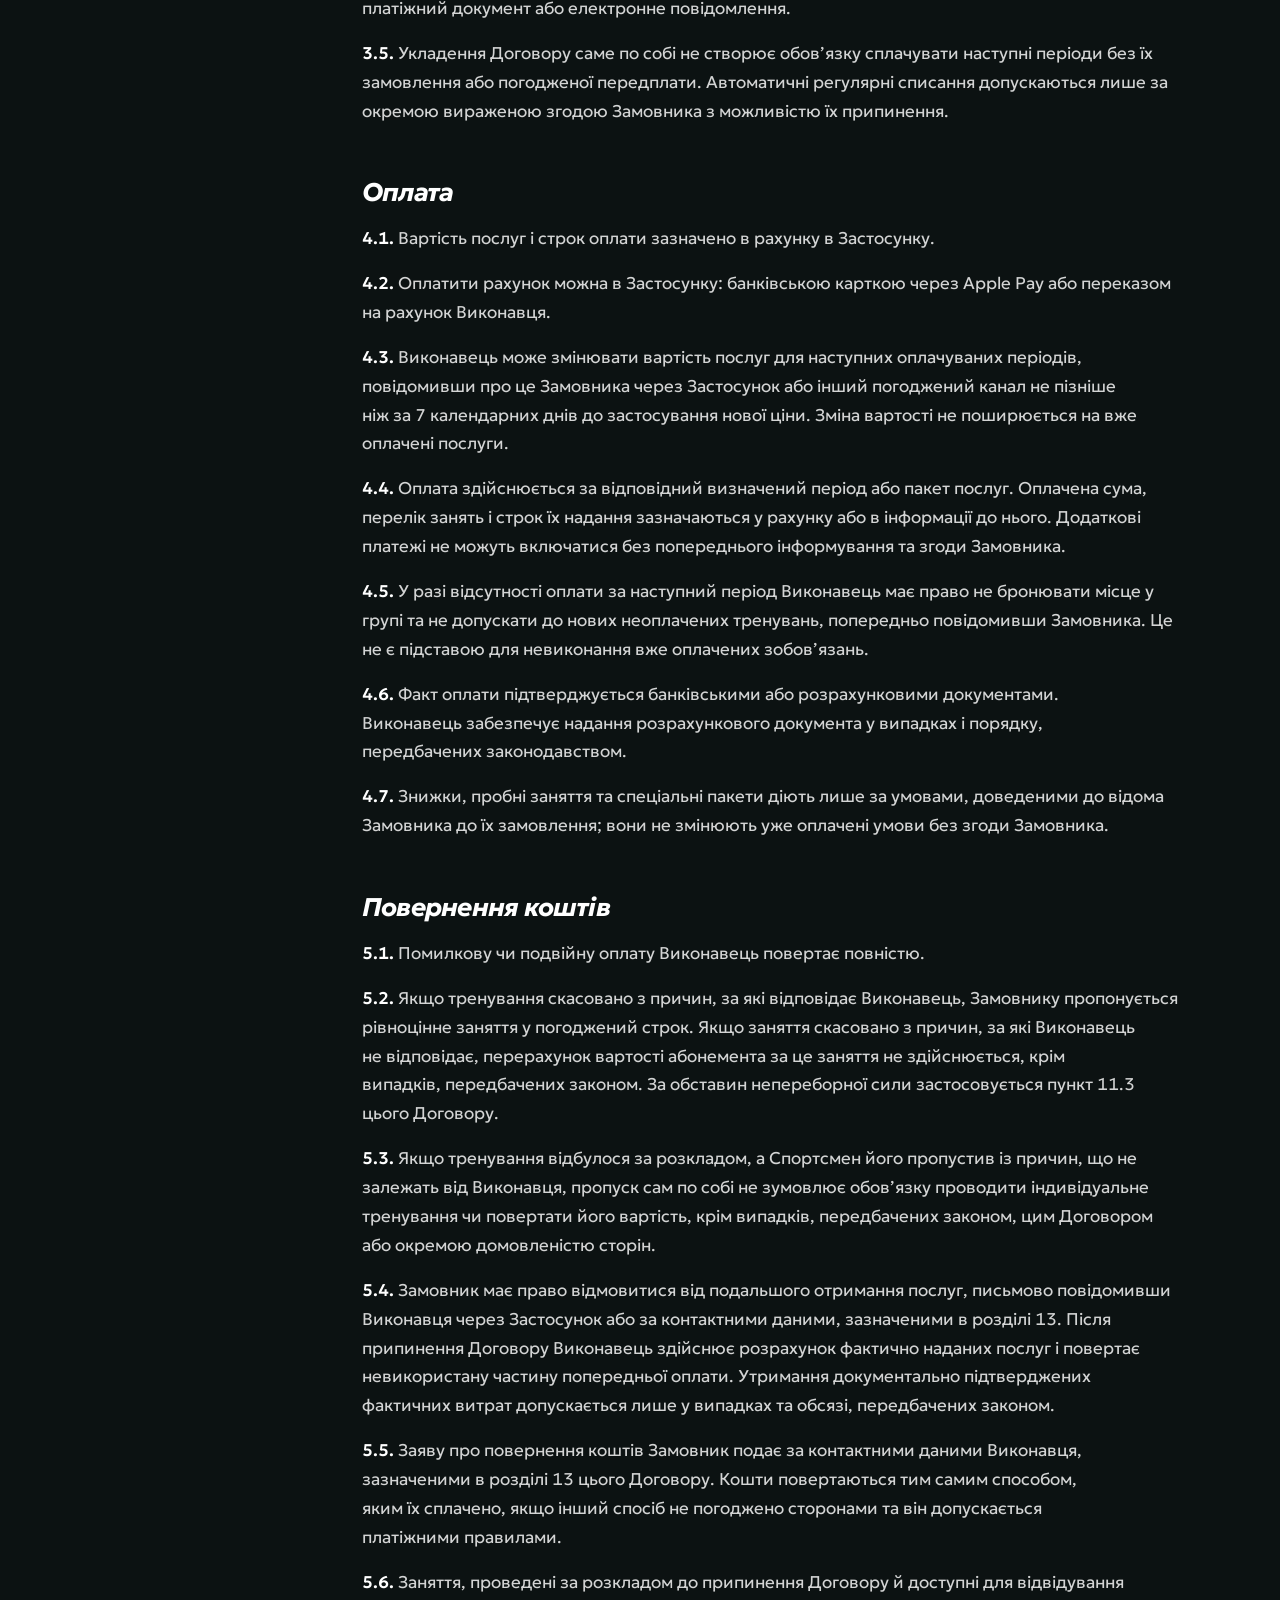
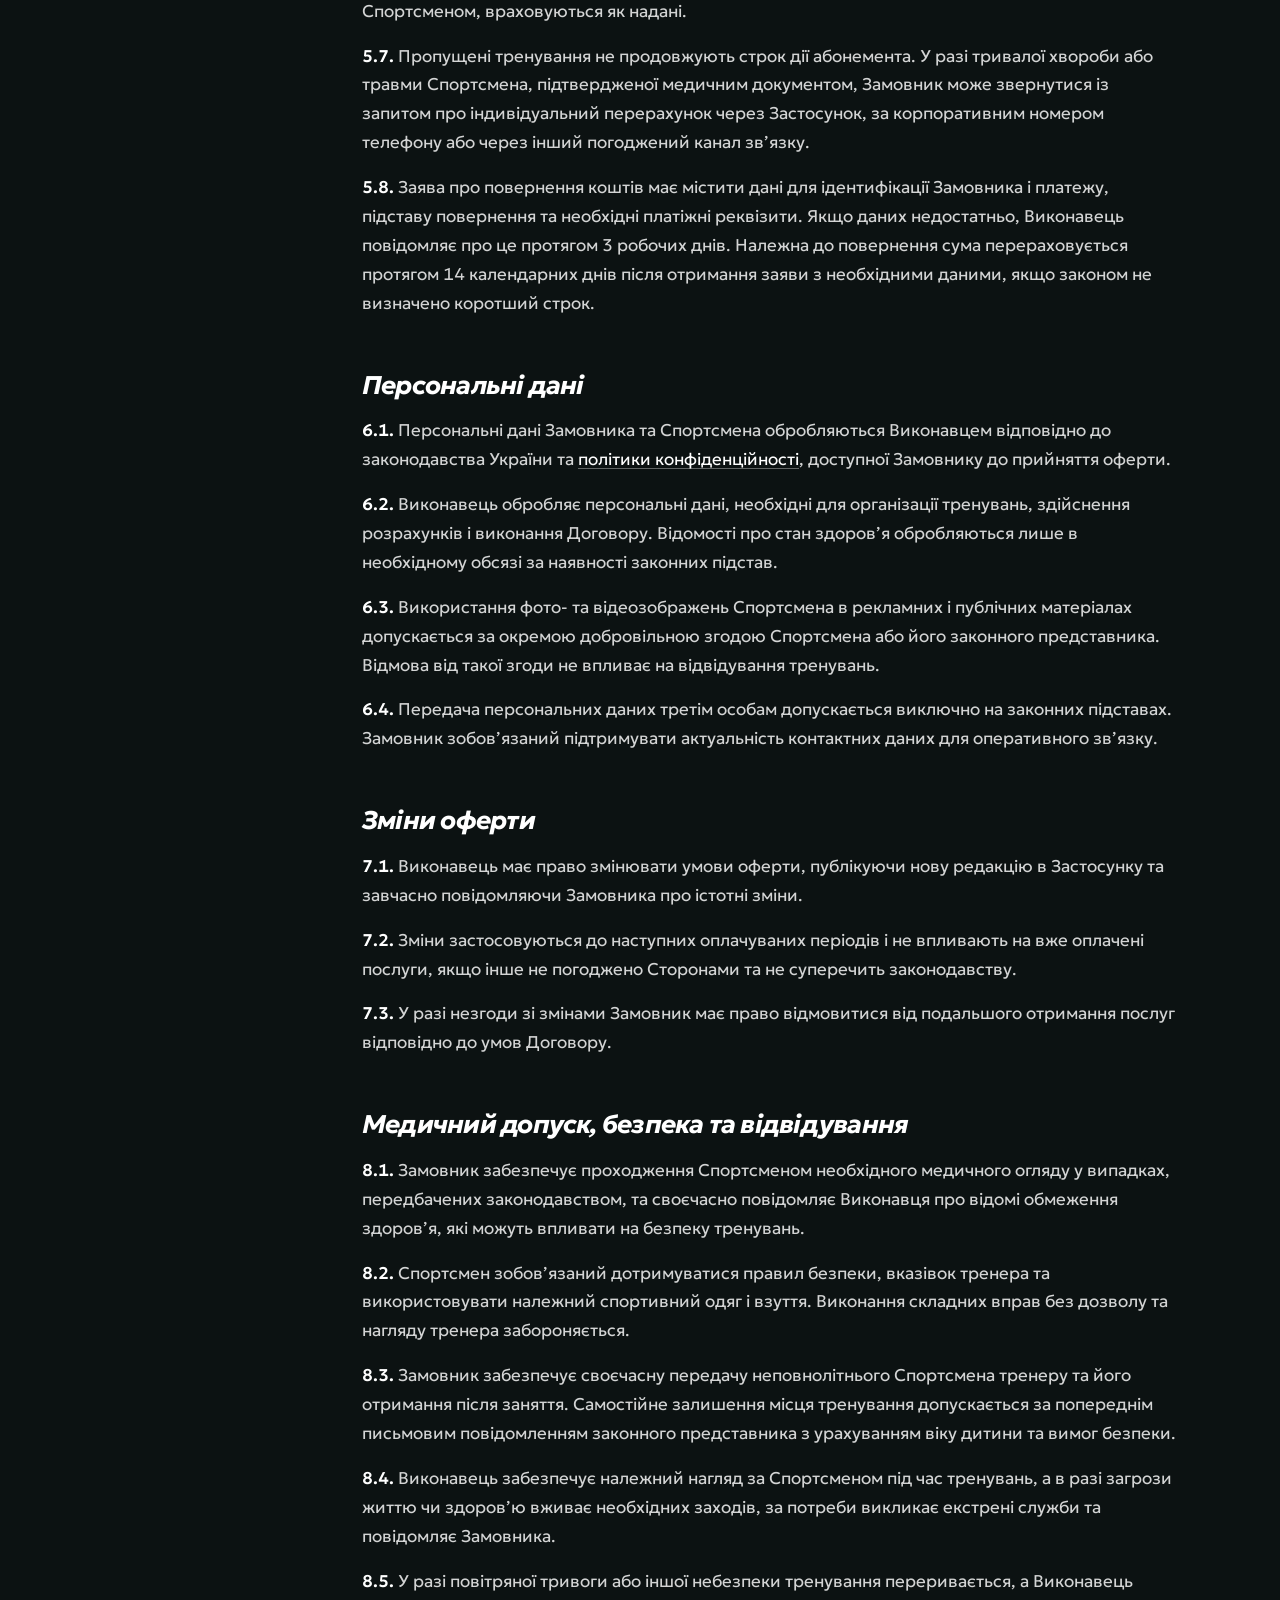
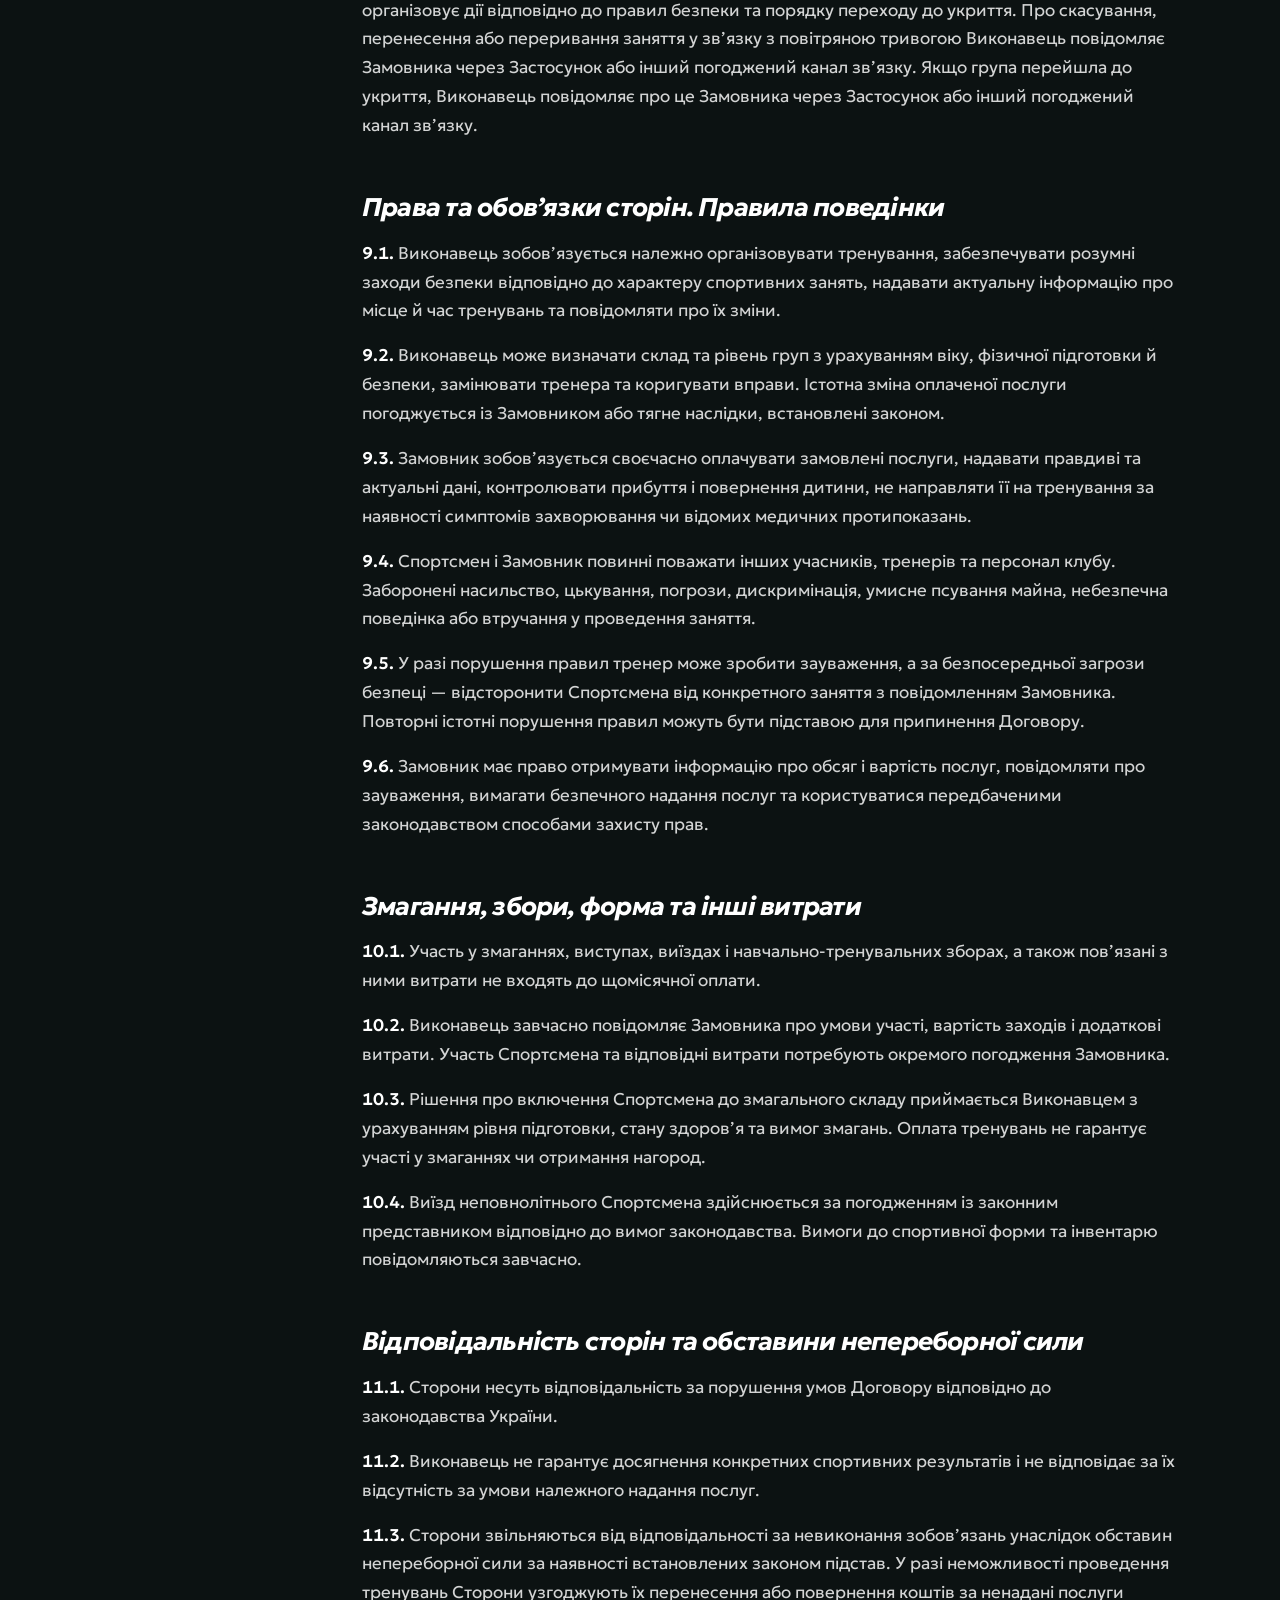
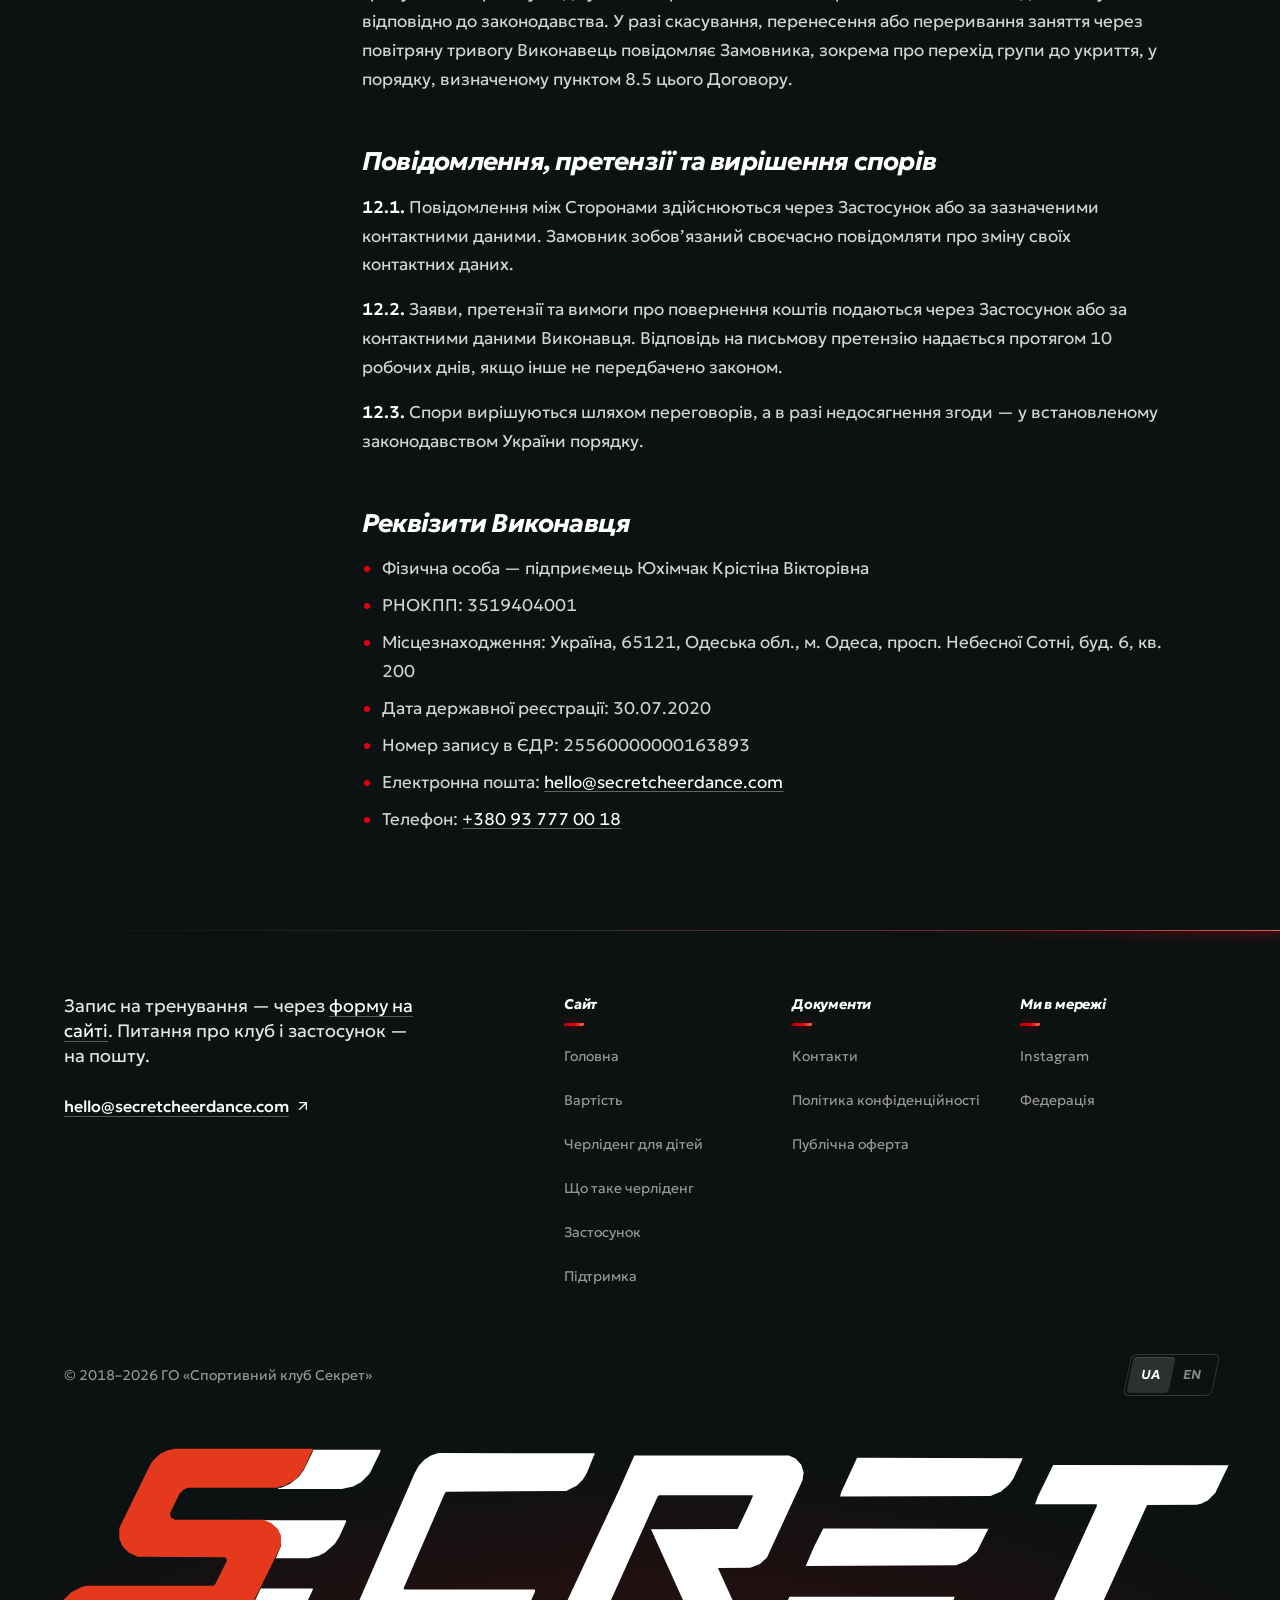
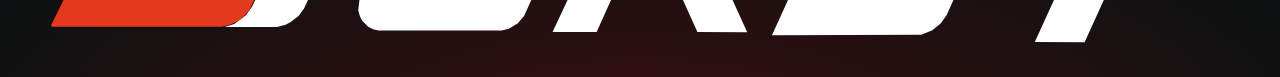
<file: oferta/index.html>
<!doctype html>
<html lang="uk">
<head>
<meta charset="utf-8">
<meta name="viewport" content="width=device-width, initial-scale=1">
<title>Публічна оферта — SECRET CHEERDANCE</title>
<meta name="description" content="Договір про тренування в клубі SECRET: оплата, повернення коштів, безпека на тренуваннях і реквізити виконавця.">
<meta name="theme-color" content="#0c1212">
<link rel="icon" href="/favicon.ico" sizes="32x32">
<link rel="icon" type="image/png" href="/img/icon-192.png" sizes="192x192">
<link rel="apple-touch-icon" href="/img/apple-touch-icon.png">
<link rel="manifest" href="/manifest.webmanifest">
<meta property="og:type" content="website">
<meta property="og:site_name" content="SECRET CHEERDANCE">
<meta property="og:locale" content="uk_UA">
<meta property="og:title" content="Публічна оферта — SECRET CHEERDANCE">
<meta property="og:description" content="Договір про тренування в клубі SECRET: оплата, повернення коштів, безпека на тренуваннях і реквізити виконавця.">
<meta name="twitter:card" content="summary_large_image">
<meta property="og:url" content="https://secretcheerdance.com/oferta/">
<meta property="og:image" content="https://secretcheerdance.com/img/og-uk.jpg">
<meta property="og:image:width" content="1200">
<meta property="og:image:height" content="630">
<link rel="canonical" href="https://secretcheerdance.com/oferta/">
<script type="application/ld+json">{"@context":"https://schema.org","@graph":[{"@type":["SportsClub","SportsOrganization"],"@id":"https://secretcheerdance.com/#club","name":"SECRET CHEERDANCE","alternateName":["Спортивний клуб SECRET","SECRET"],"url":"https://secretcheerdance.com/","logo":"https://secretcheerdance.com/img/apple-touch-icon.png","image":"https://secretcheerdance.com/img/og-uk.jpg","description":"Спортивний клуб черліденгу в Одесі з 2018 року: сім команд від 4 років, чемпіони та призери чемпіонатів Європи, член Всеукраїнської федерації черліденгу.","sport":"Черліденг","slogan":"Сила в кожному русі","knowsAbout":["черліденг","черлідинг","чирлідинг","черліденг для дітей"],"foundingDate":"2018-08-15","founder":{"@type":"Person","name":"Крістіна Юхімчак"},"email":"hello@secretcheerdance.com","telephone":"+380937770018","address":{"@type":"PostalAddress","streetAddress":"вул. Академічна, 2","addressLocality":"Одеса","addressRegion":"Одеська область","addressCountry":"UA"},"location":[{"@type":"SportsActivityLocation","name":"Національний університет «Одеська юридична академія»","address":{"@type":"PostalAddress","streetAddress":"вул. Академічна, 2","addressLocality":"Одеса","addressRegion":"Одеська область","addressCountry":"UA"},"hasMap":"https://www.google.com/maps/search/?api=1&query=%D0%B2%D1%83%D0%BB.%20%D0%90%D0%BA%D0%B0%D0%B4%D0%B5%D0%BC%D1%96%D1%87%D0%BD%D0%B0%2C%202%2C%20%D0%9E%D0%B4%D0%B5%D1%81%D0%B0"},{"@type":"SportsActivityLocation","name":"Міжнародна академічна школа «Одеса»","address":{"@type":"PostalAddress","streetAddress":"вул. Академічна, 30","addressLocality":"Одеса","addressRegion":"Одеська область","addressCountry":"UA"},"hasMap":"https://www.google.com/maps/search/?api=1&query=%D0%B2%D1%83%D0%BB.%20%D0%90%D0%BA%D0%B0%D0%B4%D0%B5%D0%BC%D1%96%D1%87%D0%BD%D0%B0%2C%2030%2C%20%D0%9E%D0%B4%D0%B5%D1%81%D0%B0"}],"areaServed":{"@type":"City","name":"Одеса"},"memberOf":{"@type":"SportsOrganization","name":"Всеукраїнська федерація черліденгу","url":"https://all-ukrainian-cheerleading-federation.ua"},"sameAs":["https://www.instagram.com/secret.cheerdance/","https://all-ukrainian-cheerleading-federation.ua/secret.html"]},{"@type":"WebPage","@id":"https://secretcheerdance.com/oferta/#webpage","url":"https://secretcheerdance.com/oferta/","name":"Публічна оферта — SECRET CHEERDANCE","description":"Договір про тренування в клубі SECRET: оплата, повернення коштів, безпека на тренуваннях і реквізити виконавця.","inLanguage":"uk","dateModified":"2026-11-20","isPartOf":{"@id":"https://secretcheerdance.com/#website"},"about":{"@id":"https://secretcheerdance.com/#club"},"breadcrumb":{"@type":"BreadcrumbList","itemListElement":[{"@type":"ListItem","position":1,"name":"Головна","item":"https://secretcheerdance.com/"},{"@type":"ListItem","position":2,"name":"Публічна оферта","item":"https://secretcheerdance.com/oferta/"}]}}]}</script>
<link rel="preload" href="/assets/geologica-cyrillic-slnt-normal-B_yzb2XQ.woff2" as="font" type="font/woff2" crossorigin>
<!-- Without JS, motion's start state (opacity 0) must not hide the text. -->
<noscript><style>[style*=opacity\:0]{opacity:1!important;filter:none!important;transform:none!important}</style></noscript>
  <script type="module" crossorigin src="/assets/client-CkAZ_IK_.js"></script>
  <link rel="stylesheet" crossorigin href="/assets/client-CqmLm-fY.css">
</head>
<body>
<div id="root" data-page="offer" data-lang="uk"><link rel="preload" as="image" href="/img/secret-mark-dark.png"/><a href="#main" class="absolute top-[-100px] left-6 z-50 rounded-md bg-white px-4 py-2 font-medium text-neutral-900 focus:top-3">Перейти до змісту</a><div class="relative isolate"><div aria-hidden="true" class="pointer-events-none absolute inset-x-0 top-0 -z-10 h-[34rem] overflow-hidden [mask-image:linear-gradient(to_bottom,#000_45%,transparent)]"><div class="absolute -top-48 right-[-20%] h-[44rem] w-[75%] bg-[radial-gradient(closest-side,rgba(227,1,13,0.24),rgba(227,1,13,0.07)_55%,rgba(227,1,13,0))]"></div><div aria-hidden="true" class="pointer-events-none absolute inset-0 overflow-hidden mix-blend-screen"><span class="light-line tone-red" style="top:15%;left:48%;opacity:0.8;--w:2px;--a:-2.5deg;clip-path:inset(-40px 0px -40px 100%)"><i style="--sd:3.5s"></i></span><span class="light-line tone-grey" style="top:18.5%;left:64%;opacity:0.5;--w:1.5px;--a:-1.5deg;clip-path:inset(-40px 0px -40px 100%)"></span><span class="light-line tone-red" style="top:21.5%;left:70%;opacity:0.7;--w:2.5px;--a:-2deg;clip-path:inset(-40px 0px -40px 100%)"><i style="--sd:8s"></i></span></div></div><header class="site-header sticky top-0 z-30 w-full pt-3 pb-2 transition-[translate,opacity,background-color,box-shadow] duration-300 ease-out px-6 sm:px-8 md:px-12 lg:px-14"><div class="flex items-center justify-between gap-6"><a href="/" class="flex min-h-11 shrink-0 items-center" aria-label="SECRET CHEERDANCE"><img src="/img/secret-mark-dark.png" width="256" height="148" alt="SECRET CHEERDANCE" class="h-auto w-14"/></a><nav aria-label="Розділи" class="nav-links relative hidden items-center gap-7 lg:flex xl:gap-9"><a href="/cherlidenh-dlia-ditei/" class="nav-link">Батькам</a><a href="/zastosunok/" class="nav-link">Застосунок</a><a href="/kontakty/" class="nav-link">Контакти</a><span aria-hidden="true" class="nav-bar-trail"></span><span aria-hidden="true" class="nav-bar"></span></nav><div class="flex items-center gap-2 lg:gap-5"><a href="/#signup" class="btn btn-primary btn-sm max-lg:min-h-11"><span class="btn-trail" aria-hidden="true"><i></i><i></i><i></i></span><span class="btn-label">Записатися</span></a><div class="lang max-lg:hidden" role="group" aria-label="Мова сайту"><span aria-hidden="true" class="lang-thumb"></span><span aria-current="true" lang="uk"><span class="sr-only">Українська</span><span aria-hidden="true">UA</span></span><a href="/en/" hrefLang="en" lang="en">EN<span class="sr-only"> — <!-- -->English</span></a></div><button type="button" aria-haspopup="dialog" aria-label="Меню" class="-mr-2.5 flex size-11 items-center justify-center rounded-full text-white transition-colors duration-150 hover:bg-white/5 lg:hidden"><svg xmlns="http://www.w3.org/2000/svg" width="24" height="24" viewBox="0 0 24 24" fill="none" stroke="currentColor" stroke-width="2" stroke-linecap="round" stroke-linejoin="round" class="lucide lucide-menu h-6 w-6" aria-hidden="true"><path d="M4 5h16"></path><path d="M4 12h16"></path><path d="M4 19h16"></path></svg></button></div></div><dialog aria-label="Меню" class="menu m-0 h-full max-h-none w-full max-w-none bg-background p-0 text-white backdrop:bg-transparent open:flex open:flex-col lg:hidden"><div class="flex items-center justify-between pt-4 px-6 sm:px-8 md:px-12 lg:px-14"><a href="/" class="flex min-h-11 shrink-0 items-center" aria-label="SECRET CHEERDANCE"><img src="/img/secret-mark-dark.png" width="256" height="148" alt="SECRET CHEERDANCE" class="h-auto w-14"/></a><button type="button" aria-label="Закрити меню" class="-mr-2.5 flex size-11 items-center justify-center rounded-full text-white transition-colors duration-150 hover:bg-white/5"><svg xmlns="http://www.w3.org/2000/svg" width="24" height="24" viewBox="0 0 24 24" fill="none" stroke="currentColor" stroke-width="2" stroke-linecap="round" stroke-linejoin="round" class="lucide lucide-x h-6 w-6" aria-hidden="true"><path d="M18 6 6 18"></path><path d="m6 6 12 12"></path></svg></button></div><nav aria-label="Розділи" class="flex-1 overflow-y-auto pt-8 pb-6 px-6 sm:px-8 md:px-12 lg:px-14"><ul><li style="--i:0"><a href="/" class="group slant flex min-h-14 items-center gap-4 text-[clamp(1.75rem,8vw,2.25rem)] leading-none font-bold tracking-[-0.03em] text-white/55 transition-colors duration-150 hover:text-white aria-[current=page]:text-white"><span aria-hidden="true" class="h-1.5 w-6 shrink-0 -skew-x-[24deg] bg-white/10 group-aria-[current=page]:bg-primary"></span>Головна</a></li><li style="--i:1"><a href="/cherlidenh-dlia-ditei/" class="group slant flex min-h-14 items-center gap-4 text-[clamp(1.75rem,8vw,2.25rem)] leading-none font-bold tracking-[-0.03em] text-white/55 transition-colors duration-150 hover:text-white aria-[current=page]:text-white"><span aria-hidden="true" class="h-1.5 w-6 shrink-0 -skew-x-[24deg] bg-white/10 group-aria-[current=page]:bg-primary"></span>Батькам</a></li><li style="--i:2"><a href="/zastosunok/" class="group slant flex min-h-14 items-center gap-4 text-[clamp(1.75rem,8vw,2.25rem)] leading-none font-bold tracking-[-0.03em] text-white/55 transition-colors duration-150 hover:text-white aria-[current=page]:text-white"><span aria-hidden="true" class="h-1.5 w-6 shrink-0 -skew-x-[24deg] bg-white/10 group-aria-[current=page]:bg-primary"></span>Застосунок</a></li><li style="--i:3"><a href="/kontakty/" class="group slant flex min-h-14 items-center gap-4 text-[clamp(1.75rem,8vw,2.25rem)] leading-none font-bold tracking-[-0.03em] text-white/55 transition-colors duration-150 hover:text-white aria-[current=page]:text-white"><span aria-hidden="true" class="h-1.5 w-6 shrink-0 -skew-x-[24deg] bg-white/10 group-aria-[current=page]:bg-primary"></span>Контакти</a></li></ul></nav><div class="space-y-3 border-t border-white/10 pt-5 pb-[max(1.25rem,env(safe-area-inset-bottom))] px-6 sm:px-8 md:px-12 lg:px-14"><a href="/#signup" class="btn btn-primary w-full"><span class="btn-trail" aria-hidden="true"><i></i><i></i><i></i></span><span class="btn-label">Записатися на тренування</span></a><div class="flex justify-center pt-1"><div class="lang lang-lg" role="group" aria-label="Мова сайту"><span aria-hidden="true" class="lang-thumb"></span><span aria-current="true" lang="uk"><span class="sr-only">Українська</span><span aria-hidden="true">UA</span></span><a href="/en/" hrefLang="en" lang="en">EN<span class="sr-only"> — <!-- -->English</span></a></div></div></div></dialog></header><main id="main" class="px-6 pt-10 pb-24 sm:px-8 md:px-12 lg:px-14"><div class="mx-auto grid max-w-site gap-10 lg:grid-cols-12"><nav aria-label="Зміст" class="hidden lg:col-span-3 lg:block"><div class="sticky top-24"><p class="text-sm font-semibold text-white">Зміст</p><ol class="mt-2"><li><a href="#s1" class="toc-link flex min-h-10 items-center py-2 text-sm text-muted-foreground hover:text-white">Загальні положення</a></li><li><a href="#s2" class="toc-link flex min-h-10 items-center py-2 text-sm text-muted-foreground hover:text-white">Предмет договору</a></li><li><a href="#s3" class="toc-link flex min-h-10 items-center py-2 text-sm text-muted-foreground hover:text-white">Укладення договору</a></li><li><a href="#oplata" class="toc-link flex min-h-10 items-center py-2 text-sm text-muted-foreground hover:text-white">Оплата</a></li><li><a href="#povernennia" class="toc-link flex min-h-10 items-center py-2 text-sm text-muted-foreground hover:text-white">Повернення коштів</a></li><li><a href="#s6" class="toc-link flex min-h-10 items-center py-2 text-sm text-muted-foreground hover:text-white">Персональні дані</a></li><li><a href="#s7" class="toc-link flex min-h-10 items-center py-2 text-sm text-muted-foreground hover:text-white">Зміни оферти</a></li><li><a href="#s8" class="toc-link flex min-h-10 items-center py-2 text-sm text-muted-foreground hover:text-white">Медичний допуск, безпека та відвідування</a></li><li><a href="#s9" class="toc-link flex min-h-10 items-center py-2 text-sm text-muted-foreground hover:text-white">Права та обов’язки сторін. Правила поведінки</a></li><li><a href="#s10" class="toc-link flex min-h-10 items-center py-2 text-sm text-muted-foreground hover:text-white">Змагання, збори, форма та інші витрати</a></li><li><a href="#s11" class="toc-link flex min-h-10 items-center py-2 text-sm text-muted-foreground hover:text-white">Відповідальність сторін та обставини непереборної сили</a></li><li><a href="#s12" class="toc-link flex min-h-10 items-center py-2 text-sm text-muted-foreground hover:text-white">Повідомлення, претензії та вирішення спорів</a></li><li><a href="#rekvizyty" class="toc-link flex min-h-10 items-center py-2 text-sm text-muted-foreground hover:text-white">Реквізити Виконавця</a></li></ol></div></nav><div class="lg:col-span-9"><details class="mb-8 rounded-2xl bg-card px-5 shadow-[0_0_0_1px_rgba(255,255,255,0.06)] lg:hidden"><summary class="flex min-h-12 cursor-pointer items-center text-sm font-semibold text-white">Зміст</summary><nav aria-label="Зміст" class="pb-3"><ol><li><a href="#s1" class="toc-link flex min-h-10 items-center py-2 text-sm text-muted-foreground hover:text-white">Загальні положення</a></li><li><a href="#s2" class="toc-link flex min-h-10 items-center py-2 text-sm text-muted-foreground hover:text-white">Предмет договору</a></li><li><a href="#s3" class="toc-link flex min-h-10 items-center py-2 text-sm text-muted-foreground hover:text-white">Укладення договору</a></li><li><a href="#oplata" class="toc-link flex min-h-10 items-center py-2 text-sm text-muted-foreground hover:text-white">Оплата</a></li><li><a href="#povernennia" class="toc-link flex min-h-10 items-center py-2 text-sm text-muted-foreground hover:text-white">Повернення коштів</a></li><li><a href="#s6" class="toc-link flex min-h-10 items-center py-2 text-sm text-muted-foreground hover:text-white">Персональні дані</a></li><li><a href="#s7" class="toc-link flex min-h-10 items-center py-2 text-sm text-muted-foreground hover:text-white">Зміни оферти</a></li><li><a href="#s8" class="toc-link flex min-h-10 items-center py-2 text-sm text-muted-foreground hover:text-white">Медичний допуск, безпека та відвідування</a></li><li><a href="#s9" class="toc-link flex min-h-10 items-center py-2 text-sm text-muted-foreground hover:text-white">Права та обов’язки сторін. Правила поведінки</a></li><li><a href="#s10" class="toc-link flex min-h-10 items-center py-2 text-sm text-muted-foreground hover:text-white">Змагання, збори, форма та інші витрати</a></li><li><a href="#s11" class="toc-link flex min-h-10 items-center py-2 text-sm text-muted-foreground hover:text-white">Відповідальність сторін та обставини непереборної сили</a></li><li><a href="#s12" class="toc-link flex min-h-10 items-center py-2 text-sm text-muted-foreground hover:text-white">Повідомлення, претензії та вирішення спорів</a></li><li><a href="#rekvizyty" class="toc-link flex min-h-10 items-center py-2 text-sm text-muted-foreground hover:text-white">Реквізити Виконавця</a></li></ol></nav></details><article class="prose-doc"><h1>Публічна оферта</h1>
  <p class="meta">Договір про надання послуг зі спортивних тренувань у клубі SECRET CHEERDANCE. Редакція від 17 листопада 2026 року.</p>

  <h2 id="s1">Загальні положення</h2>
  <p><strong>1.1.</strong> Ця оферта — публічна пропозиція фізичної особи — підприємця Юхімчак Крістіни Вікторівни (далі — Виконавець) укласти договір про надання послуг зі спортивних тренувань (далі — Договір).</p>
  <p><strong>1.2.</strong> Замовник — повнолітня особа, яка приймає оферту: один із батьків чи інший законний представник дитини, яка відвідує тренування (далі — Спортсмен), або сам повнолітній Спортсмен.</p>
  <p><strong>1.3.</strong> Застосунок — мобільний застосунок, який Виконавець використовує для організації тренувань, виставлення рахунків та оплати послуг.</p>
  <p><strong>1.4.</strong> Інформація про місце проведення тренувань, тренувальну групу, розклад, тривалість занять, вартість і оплачуваний період доводиться до відома Замовника в Застосунку та/або іншим погодженим електронним способом до оплати відповідного періоду.</p>
  <p><strong>1.5.</strong> Положення цієї оферти застосовуються до тренувальних послуг. Участь у змаганнях, виїздах, зборах, придбання форми чи інші додаткові послуги регулюються окремими погодженими умовами.</p>

  <h2 id="s2">Предмет договору</h2>
  <p><strong>2.1.</strong> Виконавець надає Спортсмену послуги з групових тренувань за розкладом команди, а Замовник оплачує ці послуги.</p>
  <p><strong>2.2.</strong> Послуги включають організацію та проведення групових тренувань відповідної вікової та спортивної категорії, інструктажі з безпеки і тренувальне навантаження з урахуванням підготовки Спортсмена. Конкретна програма і склад групи визначаються Виконавцем з урахуванням безпеки та можливостей Спортсмена.</p>
  <p><strong>2.3.</strong> Виконавець може залучати кваліфікованих тренерів та замінювати тренера, якщо це не погіршує істотних умов послуги. Навчальний або спортивний результат, отримання розряду чи нагороди не гарантуються.</p>

  <h2 id="s3">Укладення договору</h2>
  <p><strong>3.1.</strong> Замовник приймає оферту, коли погоджується з нею в Застосунку або оплачує рахунок. Договір діє до його розірвання.</p>
  <p><strong>3.2.</strong> До акцепту Замовник ознайомлюється з чинною редакцією оферти, вартістю та умовами пакета. Підтвердження згоди в Застосунку здійснюється через відповідну дію користувача; оплата рахунку вважається акцептом за умови попереднього доступу до умов оферти.</p>
  <p><strong>3.3.</strong> Замовник підтверджує, що досяг повноліття та, якщо Спортсмен неповнолітній, є одним із його батьків або іншим законним представником і має повноваження приймати рішення щодо занять. Виконавець вправі запитати підтвердження таких повноважень у необхідних випадках.</p>
  <p><strong>3.4.</strong> Підтвердження акцепту, оплачуваного періоду та платежу надається через Застосунок, платіжний документ або електронне повідомлення.</p>
  <p><strong>3.5.</strong> Укладення Договору саме по собі не створює обов’язку сплачувати наступні періоди без їх замовлення або погодженої передплати. Автоматичні регулярні списання допускаються лише за окремою вираженою згодою Замовника з можливістю їх припинення.</p>

  <h2 id="oplata">Оплата</h2>
  <p><strong>4.1.</strong> Вартість послуг і строк оплати зазначено в рахунку в Застосунку.</p>
  <p><strong>4.2.</strong> Оплатити рахунок можна в Застосунку: банківською карткою через Apple Pay або переказом на рахунок Виконавця.</p>
  <p><strong>4.3.</strong> Виконавець може змінювати вартість послуг для наступних оплачуваних періодів, повідомивши про це Замовника через Застосунок або інший погоджений канал не пізніше ніж за 7 календарних днів до застосування нової ціни. Зміна вартості не поширюється на вже оплачені послуги.</p>
  <p><strong>4.4.</strong> Оплата здійснюється за відповідний визначений період або пакет послуг. Оплачена сума, перелік занять і строк їх надання зазначаються у рахунку або в інформації до нього. Додаткові платежі не можуть включатися без попереднього інформування та згоди Замовника.</p>
  <p><strong>4.5.</strong> У разі відсутності оплати за наступний період Виконавець має право не бронювати місце у групі та не допускати до нових неоплачених тренувань, попередньо повідомивши Замовника. Це не є підставою для невиконання вже оплачених зобов’язань.</p>
  <p><strong>4.6.</strong> Факт оплати підтверджується банківськими або розрахунковими документами. Виконавець забезпечує надання розрахункового документа у випадках і порядку, передбачених законодавством.</p>
  <p><strong>4.7.</strong> Знижки, пробні заняття та спеціальні пакети діють лише за умовами, доведеними до відома Замовника до їх замовлення; вони не змінюють уже оплачені умови без згоди Замовника.</p>

  <h2 id="povernennia">Повернення коштів</h2>
  <p><strong>5.1.</strong> Помилкову чи подвійну оплату Виконавець повертає повністю.</p>
  <p><strong>5.2.</strong> Якщо тренування скасовано з причин, за які відповідає Виконавець, Замовнику пропонується рівноцінне заняття у погоджений строк. Якщо заняття скасовано з причин, за які Виконавець не відповідає, перерахунок вартості абонемента за це заняття не здійснюється, крім випадків, передбачених законом. За обставин непереборної сили застосовується пункт 11.3 цього Договору.</p>
  <p><strong>5.3.</strong> Якщо тренування відбулося за розкладом, а Спортсмен його пропустив із причин, що не залежать від Виконавця, пропуск сам по собі не зумовлює обов’язку проводити індивідуальне тренування чи повертати його вартість, крім випадків, передбачених законом, цим Договором або окремою домовленістю сторін.</p>
  <p><strong>5.4.</strong> Замовник має право відмовитися від подальшого отримання послуг, письмово повідомивши Виконавця через Застосунок або за контактними даними, зазначеними в розділі 13. Після припинення Договору Виконавець здійснює розрахунок фактично наданих послуг і повертає невикористану частину попередньої оплати. Утримання документально підтверджених фактичних витрат допускається лише у випадках та обсязі, передбачених законом.</p>
  <p><strong>5.5.</strong> Заяву про повернення коштів Замовник подає за контактними даними Виконавця, зазначеними в розділі 13 цього Договору. Кошти повертаються тим самим способом, яким їх сплачено, якщо інший спосіб не погоджено сторонами та він допускається платіжними правилами.</p>
  <p><strong>5.6.</strong> Заняття, проведені за розкладом до припинення Договору й доступні для відвідування Спортсменом, враховуються як надані.</p>
  <p><strong>5.7.</strong> Пропущені тренування не продовжують строк дії абонемента. У разі тривалої хвороби або травми Спортсмена, підтвердженої медичним документом, Замовник може звернутися із запитом про індивідуальний перерахунок через Застосунок, за корпоративним номером телефону або через інший погоджений канал зв’язку.</p>
  <p><strong>5.8.</strong> Заява про повернення коштів має містити дані для ідентифікації Замовника і платежу, підставу повернення та необхідні платіжні реквізити. Якщо даних недостатньо, Виконавець повідомляє про це протягом 3 робочих днів. Належна до повернення сума перераховується протягом 14 календарних днів після отримання заяви з необхідними даними, якщо законом не визначено коротший строк.</p>

  <h2 id="s6">Персональні дані</h2>
  <p><strong>6.1.</strong> Персональні дані Замовника та Спортсмена обробляються Виконавцем відповідно до законодавства України та <a href="/privacy/">політики конфіденційності</a>, доступної Замовнику до прийняття оферти.</p>
  <p><strong>6.2.</strong> Виконавець обробляє персональні дані, необхідні для організації тренувань, здійснення розрахунків і виконання Договору. Відомості про стан здоров’я обробляються лише в необхідному обсязі за наявності законних підстав.</p>
  <p><strong>6.3.</strong> Використання фото- та відеозображень Спортсмена в рекламних і публічних матеріалах допускається за окремою добровільною згодою Спортсмена або його законного представника. Відмова від такої згоди не впливає на відвідування тренувань.</p>
  <p><strong>6.4.</strong> Передача персональних даних третім особам допускається виключно на законних підставах. Замовник зобов’язаний підтримувати актуальність контактних даних для оперативного зв’язку.</p>

  <h2 id="s7">Зміни оферти</h2>
  <p><strong>7.1.</strong> Виконавець має право змінювати умови оферти, публікуючи нову редакцію в Застосунку та завчасно повідомляючи Замовника про істотні зміни.</p>
  <p><strong>7.2.</strong> Зміни застосовуються до наступних оплачуваних періодів і не впливають на вже оплачені послуги, якщо інше не погоджено Сторонами та не суперечить законодавству.</p>
  <p><strong>7.3.</strong> У разі незгоди зі змінами Замовник має право відмовитися від подальшого отримання послуг відповідно до умов Договору.</p>

  <h2 id="s8">Медичний допуск, безпека та відвідування</h2>
  <p><strong>8.1.</strong> Замовник забезпечує проходження Спортсменом необхідного медичного огляду у випадках, передбачених законодавством, та своєчасно повідомляє Виконавця про відомі обмеження здоров’я, які можуть впливати на безпеку тренувань.</p>
  <p><strong>8.2.</strong> Спортсмен зобов’язаний дотримуватися правил безпеки, вказівок тренера та використовувати належний спортивний одяг і взуття. Виконання складних вправ без дозволу та нагляду тренера забороняється.</p>
  <p><strong>8.3.</strong> Замовник забезпечує своєчасну передачу неповнолітнього Спортсмена тренеру та його отримання після заняття. Самостійне залишення місця тренування допускається за попереднім письмовим повідомленням законного представника з урахуванням віку дитини та вимог безпеки.</p>
  <p><strong>8.4.</strong> Виконавець забезпечує належний нагляд за Спортсменом під час тренувань, а в разі загрози життю чи здоров’ю вживає необхідних заходів, за потреби викликає екстрені служби та повідомляє Замовника.</p>
  <p><strong>8.5.</strong> У разі повітряної тривоги або іншої небезпеки тренування переривається, а Виконавець організовує дії відповідно до правил безпеки та порядку переходу до укриття. Про скасування, перенесення або переривання заняття у зв’язку з повітряною тривогою Виконавець повідомляє Замовника через Застосунок або інший погоджений канал зв’язку. Якщо група перейшла до укриття, Виконавець повідомляє про це Замовника через Застосунок або інший погоджений канал зв’язку.</p>

  <h2 id="s9">Права та обов’язки сторін. Правила поведінки</h2>
  <p><strong>9.1.</strong> Виконавець зобов’язується належно організовувати тренування, забезпечувати розумні заходи безпеки відповідно до характеру спортивних занять, надавати актуальну інформацію про місце й час тренувань та повідомляти про їх зміни.</p>
  <p><strong>9.2.</strong> Виконавець може визначати склад та рівень груп з урахуванням віку, фізичної підготовки й безпеки, замінювати тренера та коригувати вправи. Істотна зміна оплаченої послуги погоджується із Замовником або тягне наслідки, встановлені законом.</p>
  <p><strong>9.3.</strong> Замовник зобов’язується своєчасно оплачувати замовлені послуги, надавати правдиві та актуальні дані, контролювати прибуття і повернення дитини, не направляти її на тренування за наявності симптомів захворювання чи відомих медичних протипоказань.</p>
  <p><strong>9.4.</strong> Спортсмен і Замовник повинні поважати інших учасників, тренерів та персонал клубу. Заборонені насильство, цькування, погрози, дискримінація, умисне псування майна, небезпечна поведінка або втручання у проведення заняття.</p>
  <p><strong>9.5.</strong> У разі порушення правил тренер може зробити зауваження, а за безпосередньої загрози безпеці — відсторонити Спортсмена від конкретного заняття з повідомленням Замовника. Повторні істотні порушення правил можуть бути підставою для припинення Договору.</p>
  <p><strong>9.6.</strong> Замовник має право отримувати інформацію про обсяг і вартість послуг, повідомляти про зауваження, вимагати безпечного надання послуг та користуватися передбаченими законодавством способами захисту прав.</p>

  <h2 id="s10">Змагання, збори, форма та інші витрати</h2>
  <p><strong>10.1.</strong> Участь у змаганнях, виступах, виїздах і навчально-тренувальних зборах, а також пов’язані з ними витрати не входять до щомісячної оплати.</p>
  <p><strong>10.2.</strong> Виконавець завчасно повідомляє Замовника про умови участі, вартість заходів і додаткові витрати. Участь Спортсмена та відповідні витрати потребують окремого погодження Замовника.</p>
  <p><strong>10.3.</strong> Рішення про включення Спортсмена до змагального складу приймається Виконавцем з урахуванням рівня підготовки, стану здоров’я та вимог змагань. Оплата тренувань не гарантує участі у змаганнях чи отримання нагород.</p>
  <p><strong>10.4.</strong> Виїзд неповнолітнього Спортсмена здійснюється за погодженням із законним представником відповідно до вимог законодавства. Вимоги до спортивної форми та інвентарю повідомляються завчасно.</p>

  <h2 id="s11">Відповідальність сторін та обставини непереборної сили</h2>
  <p><strong>11.1.</strong> Сторони несуть відповідальність за порушення умов Договору відповідно до законодавства України.</p>
  <p><strong>11.2.</strong> Виконавець не гарантує досягнення конкретних спортивних результатів і не відповідає за їх відсутність за умови належного надання послуг.</p>
  <p><strong>11.3.</strong> Сторони звільняються від відповідальності за невиконання зобов’язань унаслідок обставин непереборної сили за наявності встановлених законом підстав. У разі неможливості проведення тренувань Сторони узгоджують їх перенесення або повернення коштів за ненадані послуги відповідно до законодавства. У разі скасування, перенесення або переривання заняття через повітряну тривогу Виконавець повідомляє Замовника, зокрема про перехід групи до укриття, у порядку, визначеному пунктом 8.5 цього Договору.</p>

  <h2 id="s12">Повідомлення, претензії та вирішення спорів</h2>
  <p><strong>12.1.</strong> Повідомлення між Сторонами здійснюються через Застосунок або за зазначеними контактними даними. Замовник зобов’язаний своєчасно повідомляти про зміну своїх контактних даних.</p>
  <p><strong>12.2.</strong> Заяви, претензії та вимоги про повернення коштів подаються через Застосунок або за контактними даними Виконавця. Відповідь на письмову претензію надається протягом 10 робочих днів, якщо інше не передбачено законом.</p>
  <p><strong>12.3.</strong> Спори вирішуються шляхом переговорів, а в разі недосягнення згоди — у встановленому законодавством України порядку.</p>

  <h2 id="rekvizyty">Реквізити Виконавця</h2>
  <ul>
    <li>Фізична особа — підприємець Юхімчак Крістіна Вікторівна</li>
    <li>РНОКПП: 3519404001</li>
    <li>Місцезнаходження: Україна, 65121, Одеська обл., м. Одеса, просп. Небесної Сотні, буд. 6, кв. 200</li>
    <li>Дата державної реєстрації: 30.07.2020</li>
    <li>Номер запису в ЄДР: 25560000000163893</li>
    <li>Електронна пошта: <a href="mailto:hello@secretcheerdance.com">hello@secretcheerdance.com</a></li>
    <li>Телефон: <a href="tel:+380937770018">+380 93 777 00 18</a></li>
  </ul>
</article></div></div></main></div><footer class="seam relative isolate w-full overflow-hidden [container-type:inline-size]"><div aria-hidden="true" class="pointer-events-none absolute -bottom-[30cqw] left-1/2 -z-10 h-[48cqw] w-[120cqw] -translate-x-1/2 bg-[radial-gradient(closest-side,rgba(227,1,13,0.22),rgba(227,1,13,0))]"></div><div class="relative px-6 pt-16 sm:px-8 md:px-12 lg:px-14"><div class="mx-auto max-w-site"><div class="grid gap-12 lg:grid-cols-12"><div class="lg:col-span-5"><p class="max-w-sm text-lg leading-snug text-white/90 [&amp;_a]:text-white [&amp;_a]:underline [&amp;_a]:decoration-white/30 [&amp;_a]:underline-offset-4 [&amp;_a:hover]:decoration-white">Запис на тренування — через <a href="/#signup">форму на сайті</a>. Питання про клуб і застосунок — на пошту.</p><a href="mailto:hello@secretcheerdance.com" class="group mt-4 inline-flex min-h-11 items-center gap-1.5 text-base font-medium text-white underline decoration-white/30 underline-offset-4 hover:decoration-white">hello@secretcheerdance.com<svg xmlns="http://www.w3.org/2000/svg" width="24" height="24" viewBox="0 0 24 24" fill="none" stroke="currentColor" stroke-width="2" stroke-linecap="round" stroke-linejoin="round" class="lucide lucide-arrow-up-right h-4 w-4 transition-transform duration-150 group-hover:translate-x-0.5 group-hover:-translate-y-0.5" aria-hidden="true"><path d="M7 7h10v10"></path><path d="M7 17 17 7"></path></svg></a></div><nav class="grid grid-cols-2 gap-x-8 gap-y-6 sm:grid-cols-3 lg:col-span-7" aria-label="Посилання"><div class="flex flex-col"><p class="t-head mb-2 text-sm text-white">Сайт</p><a href="/" class="flex min-h-11 items-center text-sm text-muted-foreground transition-colors hover:text-white">Головна</a><a href="/#prices" class="flex min-h-11 items-center text-sm text-muted-foreground transition-colors hover:text-white">Вартість</a><a href="/cherlidenh-dlia-ditei/" class="flex min-h-11 items-center text-sm text-muted-foreground transition-colors hover:text-white">Черліденг для дітей</a><a href="/shcho-take-cherlidenh/" class="flex min-h-11 items-center text-sm text-muted-foreground transition-colors hover:text-white">Що таке черліденг</a><a href="/zastosunok/" class="flex min-h-11 items-center text-sm text-muted-foreground transition-colors hover:text-white">Застосунок</a><a href="/zastosunok/#support" class="flex min-h-11 items-center text-sm text-muted-foreground transition-colors hover:text-white">Підтримка</a></div><div class="flex flex-col"><p class="t-head mb-2 text-sm text-white">Документи</p><a href="/kontakty/" class="flex min-h-11 items-center text-sm text-muted-foreground transition-colors hover:text-white">Контакти</a><a href="/privacy/" class="flex min-h-11 items-center text-sm text-muted-foreground transition-colors hover:text-white">Політика конфіденційності</a><a href="/oferta/" class="flex min-h-11 items-center text-sm text-muted-foreground transition-colors hover:text-white">Публічна оферта</a></div><div class="flex flex-col"><p class="t-head mb-2 text-sm text-white">Ми в мережі</p><a href="https://www.instagram.com/secret.cheerdance/" class="flex min-h-11 items-center text-sm text-muted-foreground transition-colors hover:text-white">Instagram</a><a href="https://all-ukrainian-cheerleading-federation.ua" class="flex min-h-11 items-center text-sm text-muted-foreground transition-colors hover:text-white">Федерація</a></div></nav></div><div class="mt-14 flex flex-col items-start gap-3 text-sm text-muted-foreground sm:flex-row sm:items-center sm:justify-between"><p class="py-2">© 2018–2026 ГО «Спортивний клуб Секрет»</p><div class="lang" role="group" aria-label="Мова сайту"><span aria-hidden="true" class="lang-thumb"></span><span aria-current="true" lang="uk"><span class="sr-only">Українська</span><span aria-hidden="true">UA</span></span><a href="/en/" hrefLang="en" lang="en">EN<span class="sr-only"> — <!-- -->English</span></a></div></div></div></div><svg aria-hidden="true" viewBox="103 0 1951 297" class="pointer-events-none mx-auto mt-[4cqw] mb-[4cqw] block w-[92cqw] overflow-visible select-none"><path d="M324.5 117 591.5 117 592 119.5 580 145.5 573 156.5 556.5 171 546.5 176 529.5 180 475.5 180 484 159.5 484 144.5 479 133.5 470.5 125 461.5 120 454.5 118ZM450.5 230 536.5 230 537 231.5 522 263.5 513 275.5 499.5 286 491.5 290 477.5 294 390.5 294 406.5 289 426 274.5 436 260.5ZM536.5 0 648.5 0 649 2.5 631 39.5 616.5 54 603.5 61 584.5 65 479.5 65 479.5 63 484.5 63 498.5 57 514 44.5 522 33.5 537 2.5Z" fill="#fff" fill-rule="evenodd" style="transform:translateY(80px);opacity:0;transform-origin:50% 50%;transform-box:fill-box"></path><path d="M744.5 3 1004 3.5 991 35.5 984 47.5 974.5 57 956.5 66 757.5 67 755 70.5 687 227.5 688.5 229 904.5 229 905 232.5 887 272.5 876.5 285 861.5 294 849.5 297 645.5 297 636.5 295 628.5 291 619 281.5 615 274.5 612 263.5 614 246.5 705 37.5 712 24.5 721.5 14 732.5 7Z" fill="#fff" fill-rule="evenodd" style="transform:translateY(80px);opacity:0;transform-origin:50% 50%;transform-box:fill-box"></path><path d="M1069.5 3 1325.5 3 1336.5 8 1346 18.5 1350 31.5 1348 44.5 1289 172.5 1277.5 183 1261.5 189 1208 189.5 1256.5 296 1174 295.5 1097 125.5 1240.5 125 1258 88.5 1266 70.5 1265.5 69 1110.5 69 1108 71.5 1097 95.5 1007 295.5 934 295.5 1045 58.5Z" fill="#fff" fill-rule="evenodd" style="transform:translateY(80px);opacity:0;transform-origin:50% 50%;transform-box:fill-box"></path><path d="M1326.5 231 1599.5 231 1600 232.5 1587 261.5 1577 275.5 1562.5 287 1544.5 294 1297.5 295ZM1382.5 118 1656 118.5 1637 156.5 1619.5 172 1602.5 179 1353.5 180 1367 148.5ZM1438.5 1 1713 1.5 1698 34.5 1691 44.5 1676.5 57 1659.5 64 1410.5 65 1412 58.5Z" fill="#fff" fill-rule="evenodd" style="transform:translateY(80px);opacity:0;transform-origin:50% 50%;transform-box:fill-box"></path><path d="M1763.5 3 2054 3.5 2032 49.5 2019.5 62 2009.5 67 2001.5 69 1919 69.5 1815.5 297 1733 296.5 1836 70.5 1835.5 68 1733.5 68 1738 55.5Z" fill="#fff" fill-rule="evenodd" style="transform:translateY(80px);opacity:0;transform-origin:50% 50%;transform-box:fill-box"></path><path d="M307.5 0 535.5 0 537 1.5 522 33.5 514 44.5 507.5 51 490.5 61 479.5 63 478.5 65 329.5 65 322.5 68 316 74.5 300 107.5 302 114.5 308.5 118 454.5 118 467.5 123 479 133.5 484 144.5 484 159.5 482 165.5 431 268.5 421.5 279 413.5 285 401.5 291 386.5 295 104.5 295 103 292.5 124 250.5 136.5 238 154.5 229 162.5 227 371.5 227 375 224.5 394 186.5 394 182.5 391.5 180 246.5 179 231.5 172 222 162.5 216 149.5 216 132.5 218 127.5 268 25.5 272 19.5 283.5 9 295.5 3Z" fill="#E4391D" fill-rule="evenodd" style="transform:translateY(80px);opacity:0;transform-origin:50% 50%;transform-box:fill-box"></path></svg></footer><button type="button" aria-label="Нагору" data-shown="false" inert="" class="to-top"><span class="to-top-fill" aria-hidden="true"></span><span class="to-top-icon" aria-hidden="true"><svg xmlns="http://www.w3.org/2000/svg" width="24" height="24" viewBox="0 0 24 24" fill="none" stroke="currentColor" stroke-width="2.25" stroke-linecap="round" stroke-linejoin="round" class="lucide lucide-arrow-up" aria-hidden="true"><path d="m5 12 7-7 7 7"></path><path d="M12 19V5"></path></svg><svg xmlns="http://www.w3.org/2000/svg" width="24" height="24" viewBox="0 0 24 24" fill="none" stroke="currentColor" stroke-width="2.25" stroke-linecap="round" stroke-linejoin="round" class="lucide lucide-arrow-up" aria-hidden="true"><path d="m5 12 7-7 7 7"></path><path d="M12 19V5"></path></svg></span></button></div>
</body>
</html>
</file>
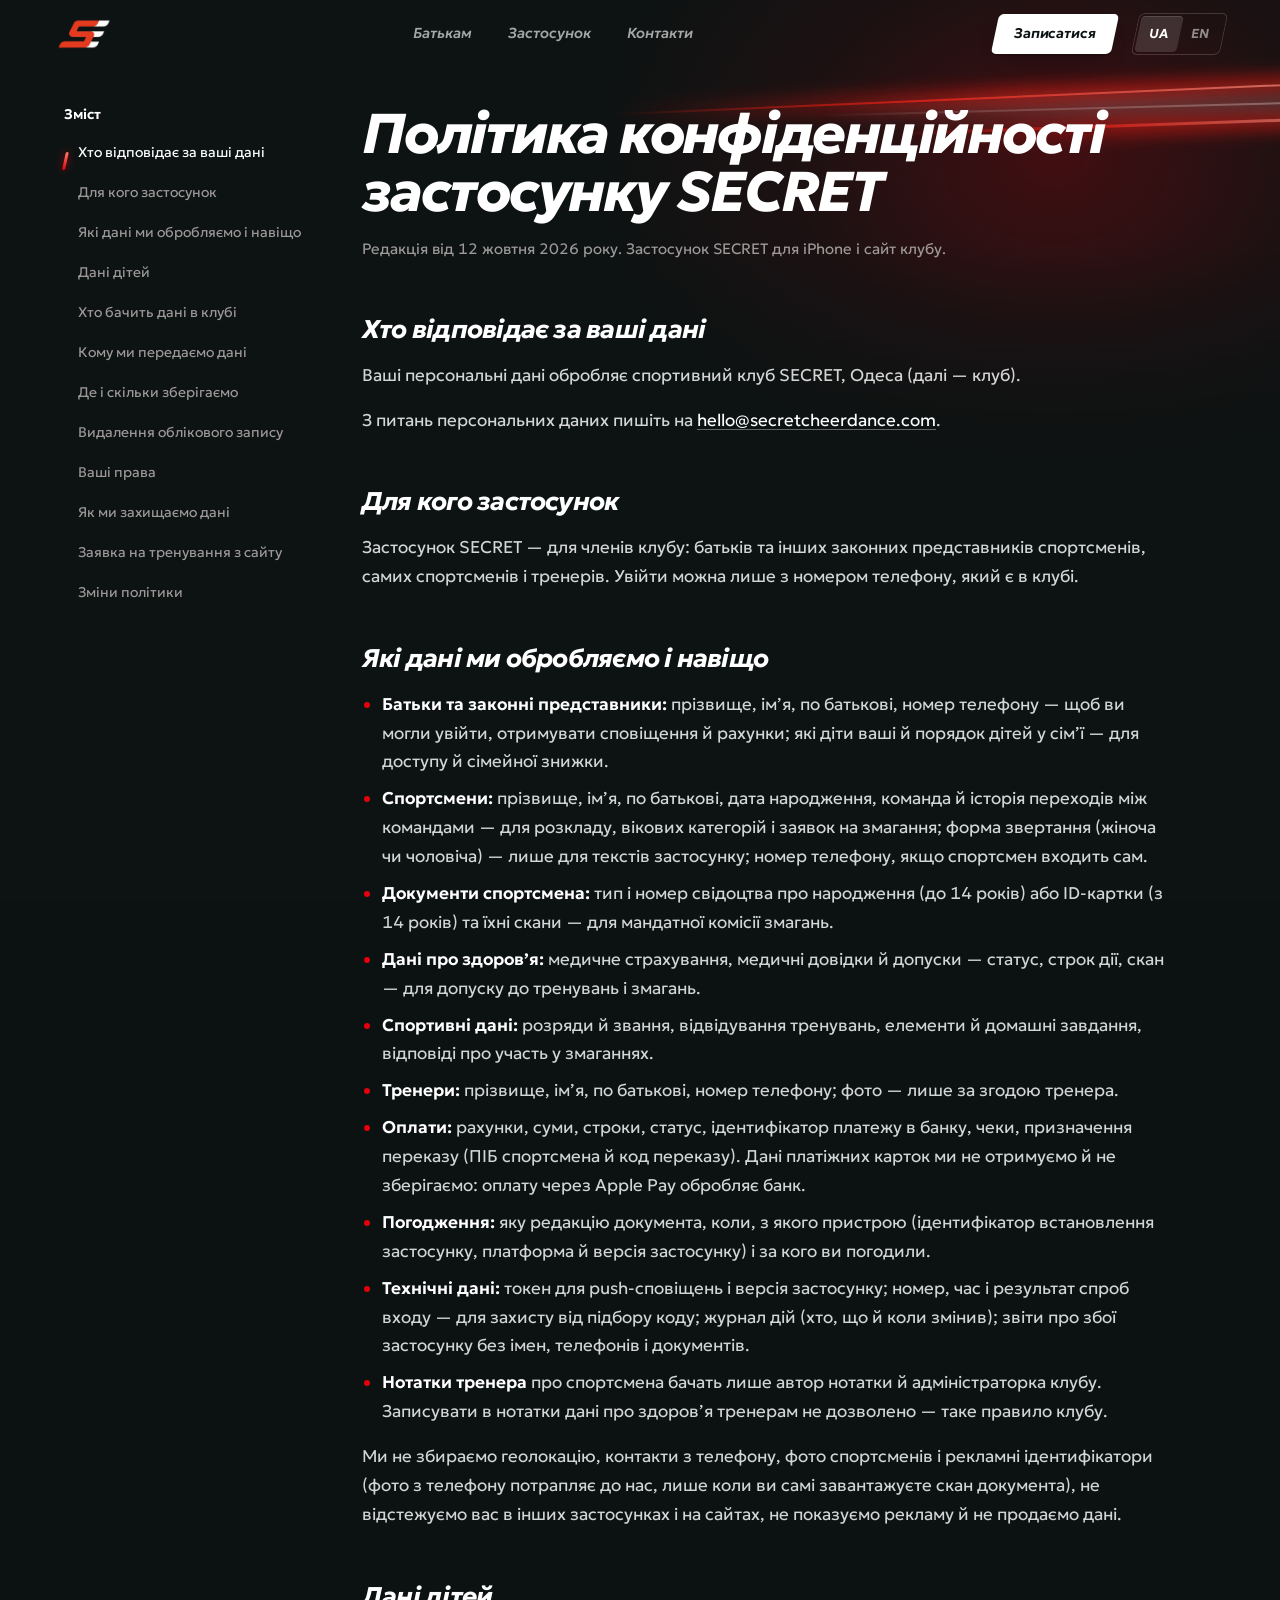
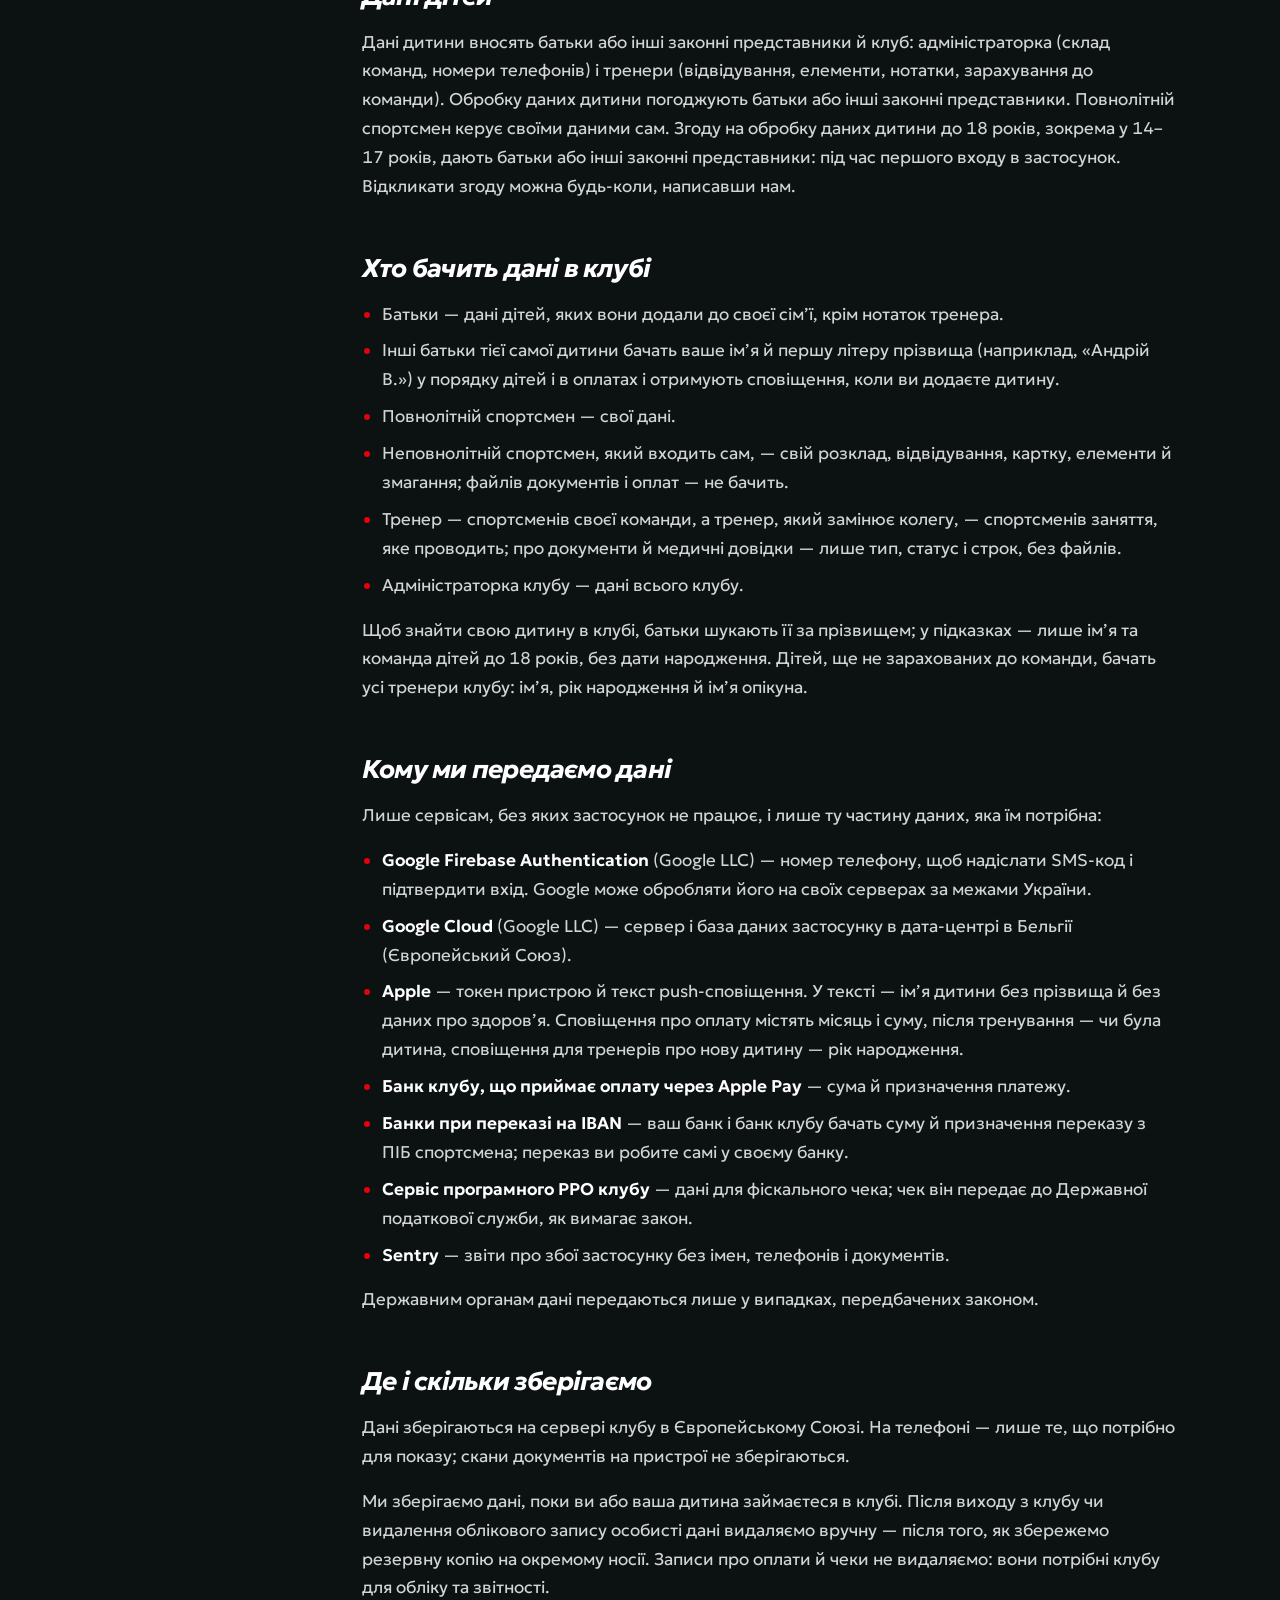
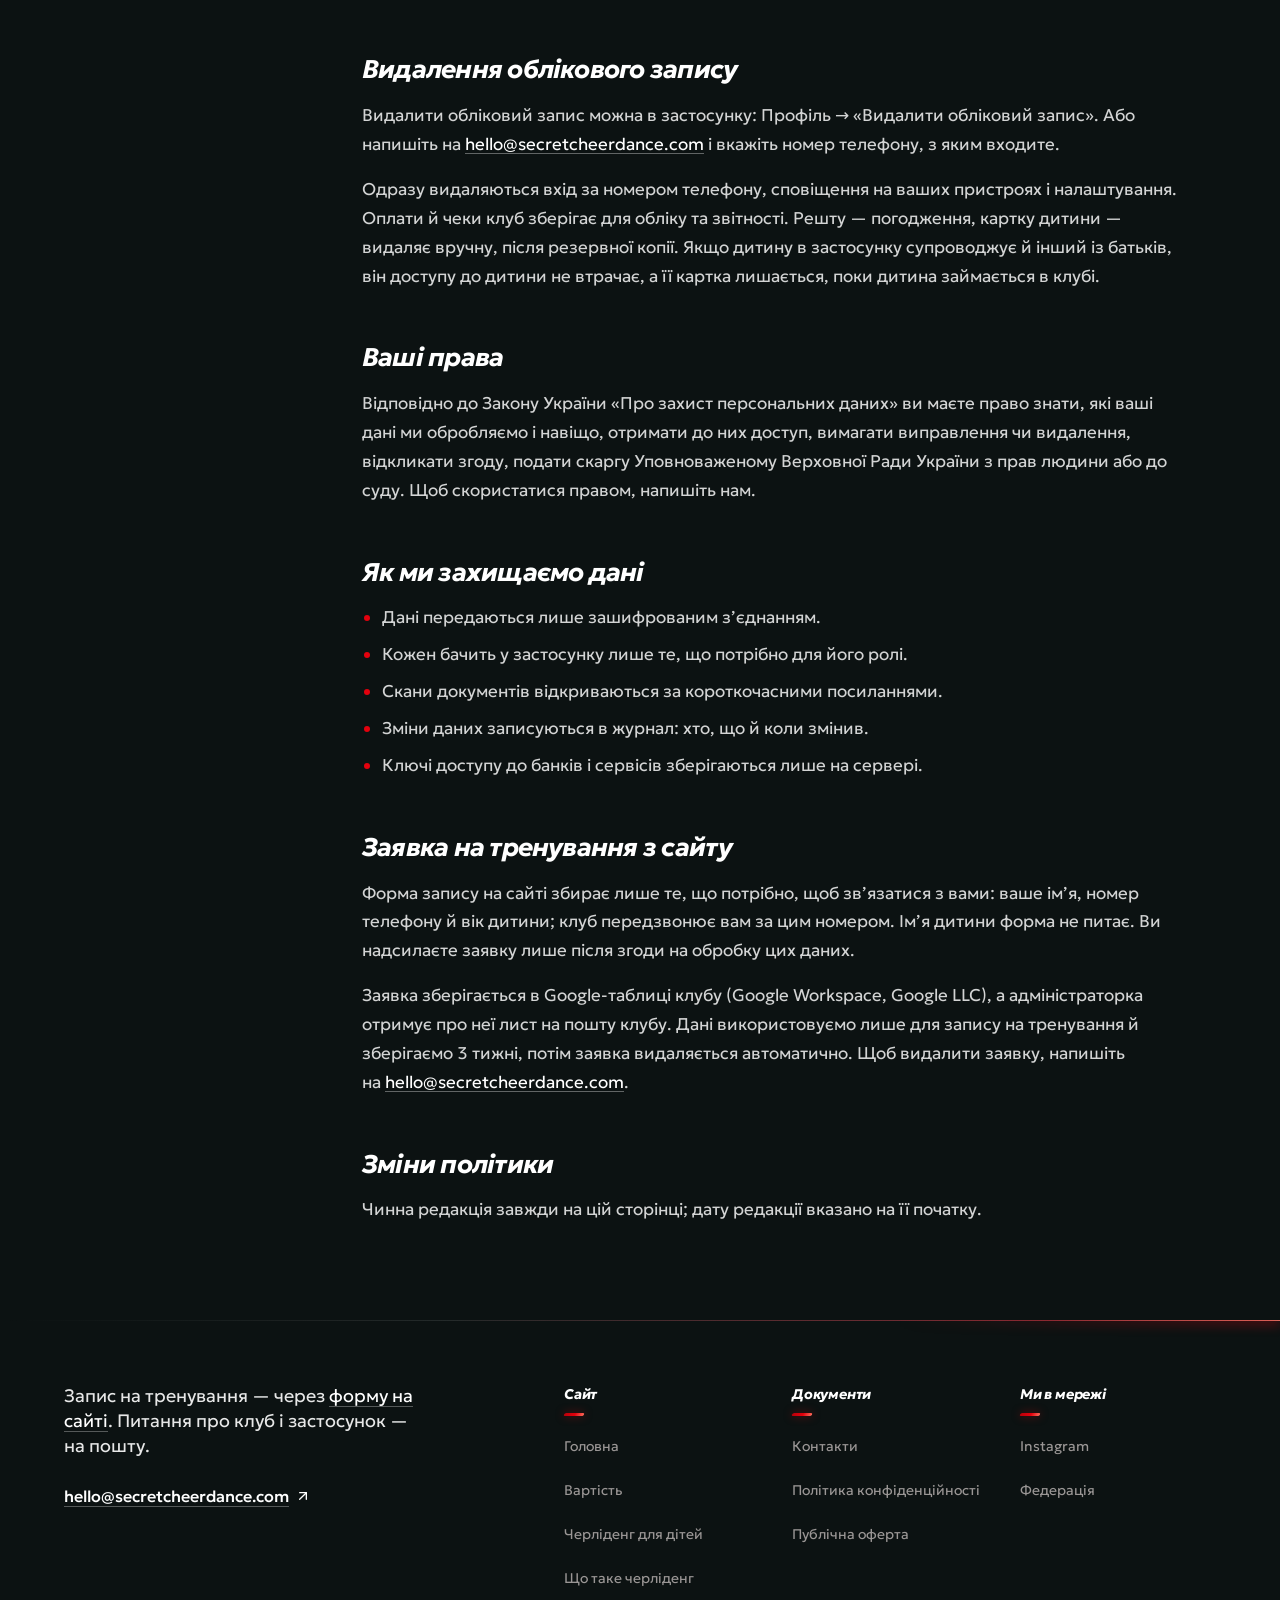
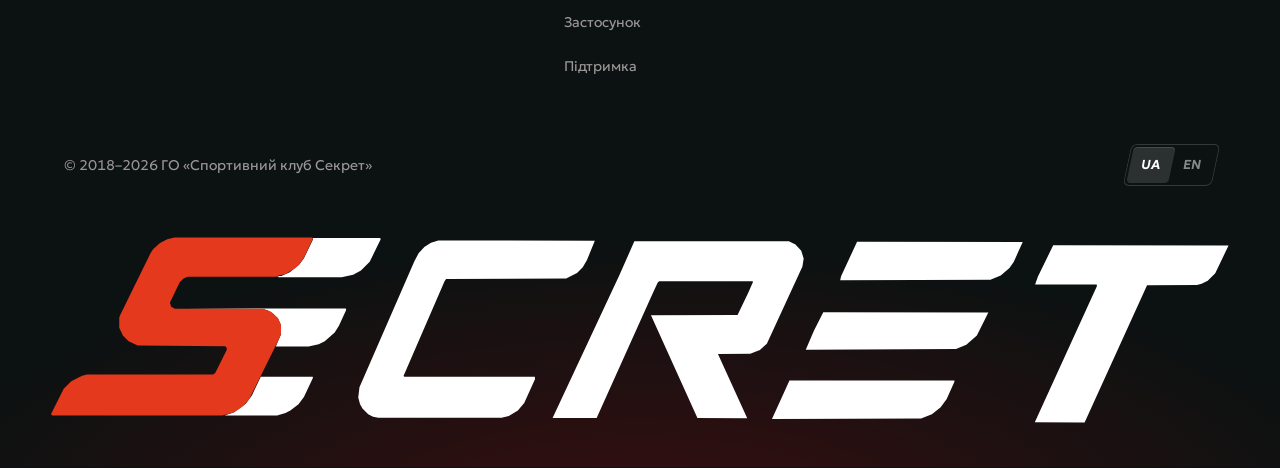
<file: privacy/index.html>
<!doctype html>
<html lang="uk">
<head>
<meta charset="utf-8">
<meta name="viewport" content="width=device-width, initial-scale=1">
<title>Політика конфіденційності — SECRET CHEERDANCE</title>
<meta name="description" content="Які персональні дані обробляють застосунок і сайт клубу SECRET, навіщо, хто їх бачить і як видалити обліковий запис.">
<meta name="theme-color" content="#0c1212">
<link rel="icon" href="/favicon.ico" sizes="32x32">
<link rel="icon" type="image/png" href="/img/icon-192.png" sizes="192x192">
<link rel="apple-touch-icon" href="/img/apple-touch-icon.png">
<link rel="manifest" href="/manifest.webmanifest">
<meta property="og:type" content="website">
<meta property="og:site_name" content="SECRET CHEERDANCE">
<meta property="og:locale" content="uk_UA">
<meta property="og:locale:alternate" content="en_US">
<meta property="og:title" content="Політика конфіденційності — SECRET CHEERDANCE">
<meta property="og:description" content="Які персональні дані обробляють застосунок і сайт клубу SECRET, навіщо, хто їх бачить і як видалити обліковий запис.">
<meta name="twitter:card" content="summary_large_image">
<meta property="og:url" content="https://secretcheerdance.com/privacy/">
<meta property="og:image" content="https://secretcheerdance.com/img/og-uk.jpg">
<meta property="og:image:width" content="1200">
<meta property="og:image:height" content="630">
<link rel="canonical" href="https://secretcheerdance.com/privacy/">
<link rel="alternate" hreflang="uk" href="https://secretcheerdance.com/privacy/">
<link rel="alternate" hreflang="en" href="https://secretcheerdance.com/en/privacy/">
<link rel="alternate" hreflang="x-default" href="https://secretcheerdance.com/privacy/">
<script type="application/ld+json">{"@context":"https://schema.org","@graph":[{"@type":["SportsClub","SportsOrganization"],"@id":"https://secretcheerdance.com/#club","name":"SECRET CHEERDANCE","alternateName":["Спортивний клуб SECRET","SECRET"],"url":"https://secretcheerdance.com/","logo":"https://secretcheerdance.com/img/apple-touch-icon.png","image":"https://secretcheerdance.com/img/og-uk.jpg","description":"Спортивний клуб черліденгу в Одесі з 2018 року: сім команд від 4 років, чемпіони та призери чемпіонатів Європи, член Всеукраїнської федерації черліденгу.","sport":"Черліденг","slogan":"Сила в кожному русі","knowsAbout":["черліденг","черлідинг","чирлідинг","черліденг для дітей"],"foundingDate":"2018-08-15","founder":{"@type":"Person","name":"Крістіна Юхімчак"},"email":"hello@secretcheerdance.com","telephone":"+380937770018","address":{"@type":"PostalAddress","streetAddress":"вул. Академічна, 2","addressLocality":"Одеса","addressRegion":"Одеська область","addressCountry":"UA"},"location":[{"@type":"SportsActivityLocation","name":"Національний університет «Одеська юридична академія»","address":{"@type":"PostalAddress","streetAddress":"вул. Академічна, 2","addressLocality":"Одеса","addressRegion":"Одеська область","addressCountry":"UA"},"hasMap":"https://www.google.com/maps/search/?api=1&query=%D0%B2%D1%83%D0%BB.%20%D0%90%D0%BA%D0%B0%D0%B4%D0%B5%D0%BC%D1%96%D1%87%D0%BD%D0%B0%2C%202%2C%20%D0%9E%D0%B4%D0%B5%D1%81%D0%B0"},{"@type":"SportsActivityLocation","name":"Міжнародна академічна школа «Одеса»","address":{"@type":"PostalAddress","streetAddress":"вул. Академічна, 30","addressLocality":"Одеса","addressRegion":"Одеська область","addressCountry":"UA"},"hasMap":"https://www.google.com/maps/search/?api=1&query=%D0%B2%D1%83%D0%BB.%20%D0%90%D0%BA%D0%B0%D0%B4%D0%B5%D0%BC%D1%96%D1%87%D0%BD%D0%B0%2C%2030%2C%20%D0%9E%D0%B4%D0%B5%D1%81%D0%B0"}],"areaServed":{"@type":"City","name":"Одеса"},"memberOf":{"@type":"SportsOrganization","name":"Всеукраїнська федерація черліденгу","url":"https://all-ukrainian-cheerleading-federation.ua"},"sameAs":["https://www.instagram.com/secret.cheerdance/","https://all-ukrainian-cheerleading-federation.ua/secret.html"]},{"@type":"WebPage","@id":"https://secretcheerdance.com/privacy/#webpage","url":"https://secretcheerdance.com/privacy/","name":"Політика конфіденційності — SECRET CHEERDANCE","description":"Які персональні дані обробляють застосунок і сайт клубу SECRET, навіщо, хто їх бачить і як видалити обліковий запис.","inLanguage":"uk","dateModified":"2026-11-20","isPartOf":{"@id":"https://secretcheerdance.com/#website"},"about":{"@id":"https://secretcheerdance.com/#club"},"breadcrumb":{"@type":"BreadcrumbList","itemListElement":[{"@type":"ListItem","position":1,"name":"Головна","item":"https://secretcheerdance.com/"},{"@type":"ListItem","position":2,"name":"Політика конфіденційності","item":"https://secretcheerdance.com/privacy/"}]}}]}</script>
<link rel="preload" href="/assets/geologica-cyrillic-slnt-normal-B_yzb2XQ.woff2" as="font" type="font/woff2" crossorigin>
<!-- Without JS, motion's start state (opacity 0) must not hide the text. -->
<noscript><style>[style*=opacity\:0]{opacity:1!important;filter:none!important;transform:none!important}</style></noscript>
  <script type="module" crossorigin src="/assets/client-CkAZ_IK_.js"></script>
  <link rel="stylesheet" crossorigin href="/assets/client-CqmLm-fY.css">
</head>
<body>
<div id="root" data-page="privacy" data-lang="uk"><link rel="preload" as="image" href="/img/secret-mark-dark.png"/><a href="#main" class="absolute top-[-100px] left-6 z-50 rounded-md bg-white px-4 py-2 font-medium text-neutral-900 focus:top-3">Перейти до змісту</a><div class="relative isolate"><div aria-hidden="true" class="pointer-events-none absolute inset-x-0 top-0 -z-10 h-[34rem] overflow-hidden [mask-image:linear-gradient(to_bottom,#000_45%,transparent)]"><div class="absolute -top-48 right-[-20%] h-[44rem] w-[75%] bg-[radial-gradient(closest-side,rgba(227,1,13,0.24),rgba(227,1,13,0.07)_55%,rgba(227,1,13,0))]"></div><div aria-hidden="true" class="pointer-events-none absolute inset-0 overflow-hidden mix-blend-screen"><span class="light-line tone-red" style="top:15%;left:48%;opacity:0.8;--w:2px;--a:-2.5deg;clip-path:inset(-40px 0px -40px 100%)"><i style="--sd:3.5s"></i></span><span class="light-line tone-grey" style="top:18.5%;left:64%;opacity:0.5;--w:1.5px;--a:-1.5deg;clip-path:inset(-40px 0px -40px 100%)"></span><span class="light-line tone-red" style="top:21.5%;left:70%;opacity:0.7;--w:2.5px;--a:-2deg;clip-path:inset(-40px 0px -40px 100%)"><i style="--sd:8s"></i></span></div></div><header class="site-header sticky top-0 z-30 w-full pt-3 pb-2 transition-[translate,opacity,background-color,box-shadow] duration-300 ease-out px-6 sm:px-8 md:px-12 lg:px-14"><div class="flex items-center justify-between gap-6"><a href="/" class="flex min-h-11 shrink-0 items-center" aria-label="SECRET CHEERDANCE"><img src="/img/secret-mark-dark.png" width="256" height="148" alt="SECRET CHEERDANCE" class="h-auto w-14"/></a><nav aria-label="Розділи" class="nav-links relative hidden items-center gap-7 lg:flex xl:gap-9"><a href="/cherlidenh-dlia-ditei/" class="nav-link">Батькам</a><a href="/zastosunok/" class="nav-link">Застосунок</a><a href="/kontakty/" class="nav-link">Контакти</a><span aria-hidden="true" class="nav-bar-trail"></span><span aria-hidden="true" class="nav-bar"></span></nav><div class="flex items-center gap-2 lg:gap-5"><a href="/#signup" class="btn btn-primary btn-sm max-lg:min-h-11"><span class="btn-trail" aria-hidden="true"><i></i><i></i><i></i></span><span class="btn-label">Записатися</span></a><div class="lang max-lg:hidden" role="group" aria-label="Мова сайту"><span aria-hidden="true" class="lang-thumb"></span><span aria-current="true" lang="uk"><span class="sr-only">Українська</span><span aria-hidden="true">UA</span></span><a href="/en/privacy/" hrefLang="en" lang="en">EN<span class="sr-only"> — <!-- -->English</span></a></div><button type="button" aria-haspopup="dialog" aria-label="Меню" class="-mr-2.5 flex size-11 items-center justify-center rounded-full text-white transition-colors duration-150 hover:bg-white/5 lg:hidden"><svg xmlns="http://www.w3.org/2000/svg" width="24" height="24" viewBox="0 0 24 24" fill="none" stroke="currentColor" stroke-width="2" stroke-linecap="round" stroke-linejoin="round" class="lucide lucide-menu h-6 w-6" aria-hidden="true"><path d="M4 5h16"></path><path d="M4 12h16"></path><path d="M4 19h16"></path></svg></button></div></div><dialog aria-label="Меню" class="menu m-0 h-full max-h-none w-full max-w-none bg-background p-0 text-white backdrop:bg-transparent open:flex open:flex-col lg:hidden"><div class="flex items-center justify-between pt-4 px-6 sm:px-8 md:px-12 lg:px-14"><a href="/" class="flex min-h-11 shrink-0 items-center" aria-label="SECRET CHEERDANCE"><img src="/img/secret-mark-dark.png" width="256" height="148" alt="SECRET CHEERDANCE" class="h-auto w-14"/></a><button type="button" aria-label="Закрити меню" class="-mr-2.5 flex size-11 items-center justify-center rounded-full text-white transition-colors duration-150 hover:bg-white/5"><svg xmlns="http://www.w3.org/2000/svg" width="24" height="24" viewBox="0 0 24 24" fill="none" stroke="currentColor" stroke-width="2" stroke-linecap="round" stroke-linejoin="round" class="lucide lucide-x h-6 w-6" aria-hidden="true"><path d="M18 6 6 18"></path><path d="m6 6 12 12"></path></svg></button></div><nav aria-label="Розділи" class="flex-1 overflow-y-auto pt-8 pb-6 px-6 sm:px-8 md:px-12 lg:px-14"><ul><li style="--i:0"><a href="/" class="group slant flex min-h-14 items-center gap-4 text-[clamp(1.75rem,8vw,2.25rem)] leading-none font-bold tracking-[-0.03em] text-white/55 transition-colors duration-150 hover:text-white aria-[current=page]:text-white"><span aria-hidden="true" class="h-1.5 w-6 shrink-0 -skew-x-[24deg] bg-white/10 group-aria-[current=page]:bg-primary"></span>Головна</a></li><li style="--i:1"><a href="/cherlidenh-dlia-ditei/" class="group slant flex min-h-14 items-center gap-4 text-[clamp(1.75rem,8vw,2.25rem)] leading-none font-bold tracking-[-0.03em] text-white/55 transition-colors duration-150 hover:text-white aria-[current=page]:text-white"><span aria-hidden="true" class="h-1.5 w-6 shrink-0 -skew-x-[24deg] bg-white/10 group-aria-[current=page]:bg-primary"></span>Батькам</a></li><li style="--i:2"><a href="/zastosunok/" class="group slant flex min-h-14 items-center gap-4 text-[clamp(1.75rem,8vw,2.25rem)] leading-none font-bold tracking-[-0.03em] text-white/55 transition-colors duration-150 hover:text-white aria-[current=page]:text-white"><span aria-hidden="true" class="h-1.5 w-6 shrink-0 -skew-x-[24deg] bg-white/10 group-aria-[current=page]:bg-primary"></span>Застосунок</a></li><li style="--i:3"><a href="/kontakty/" class="group slant flex min-h-14 items-center gap-4 text-[clamp(1.75rem,8vw,2.25rem)] leading-none font-bold tracking-[-0.03em] text-white/55 transition-colors duration-150 hover:text-white aria-[current=page]:text-white"><span aria-hidden="true" class="h-1.5 w-6 shrink-0 -skew-x-[24deg] bg-white/10 group-aria-[current=page]:bg-primary"></span>Контакти</a></li></ul></nav><div class="space-y-3 border-t border-white/10 pt-5 pb-[max(1.25rem,env(safe-area-inset-bottom))] px-6 sm:px-8 md:px-12 lg:px-14"><a href="/#signup" class="btn btn-primary w-full"><span class="btn-trail" aria-hidden="true"><i></i><i></i><i></i></span><span class="btn-label">Записатися на тренування</span></a><div class="flex justify-center pt-1"><div class="lang lang-lg" role="group" aria-label="Мова сайту"><span aria-hidden="true" class="lang-thumb"></span><span aria-current="true" lang="uk"><span class="sr-only">Українська</span><span aria-hidden="true">UA</span></span><a href="/en/privacy/" hrefLang="en" lang="en">EN<span class="sr-only"> — <!-- -->English</span></a></div></div></div></dialog></header><main id="main" class="px-6 pt-10 pb-24 sm:px-8 md:px-12 lg:px-14"><div class="mx-auto grid max-w-site gap-10 lg:grid-cols-12"><nav aria-label="Зміст" class="hidden lg:col-span-3 lg:block"><div class="sticky top-24"><p class="text-sm font-semibold text-white">Зміст</p><ol class="mt-2"><li><a href="#s1" class="toc-link flex min-h-10 items-center py-2 text-sm text-muted-foreground hover:text-white">Хто відповідає за ваші дані</a></li><li><a href="#s2" class="toc-link flex min-h-10 items-center py-2 text-sm text-muted-foreground hover:text-white">Для кого застосунок</a></li><li><a href="#s3" class="toc-link flex min-h-10 items-center py-2 text-sm text-muted-foreground hover:text-white">Які дані ми обробляємо і навіщо</a></li><li><a href="#s4" class="toc-link flex min-h-10 items-center py-2 text-sm text-muted-foreground hover:text-white">Дані дітей</a></li><li><a href="#s5" class="toc-link flex min-h-10 items-center py-2 text-sm text-muted-foreground hover:text-white">Хто бачить дані в клубі</a></li><li><a href="#s6" class="toc-link flex min-h-10 items-center py-2 text-sm text-muted-foreground hover:text-white">Кому ми передаємо дані</a></li><li><a href="#s7" class="toc-link flex min-h-10 items-center py-2 text-sm text-muted-foreground hover:text-white">Де і скільки зберігаємо</a></li><li><a href="#delete" class="toc-link flex min-h-10 items-center py-2 text-sm text-muted-foreground hover:text-white">Видалення облікового запису</a></li><li><a href="#s9" class="toc-link flex min-h-10 items-center py-2 text-sm text-muted-foreground hover:text-white">Ваші права</a></li><li><a href="#s10" class="toc-link flex min-h-10 items-center py-2 text-sm text-muted-foreground hover:text-white">Як ми захищаємо дані</a></li><li><a href="#signup-data" class="toc-link flex min-h-10 items-center py-2 text-sm text-muted-foreground hover:text-white">Заявка на тренування з сайту</a></li><li><a href="#s12" class="toc-link flex min-h-10 items-center py-2 text-sm text-muted-foreground hover:text-white">Зміни політики</a></li></ol></div></nav><div class="lg:col-span-9"><details class="mb-8 rounded-2xl bg-card px-5 shadow-[0_0_0_1px_rgba(255,255,255,0.06)] lg:hidden"><summary class="flex min-h-12 cursor-pointer items-center text-sm font-semibold text-white">Зміст</summary><nav aria-label="Зміст" class="pb-3"><ol><li><a href="#s1" class="toc-link flex min-h-10 items-center py-2 text-sm text-muted-foreground hover:text-white">Хто відповідає за ваші дані</a></li><li><a href="#s2" class="toc-link flex min-h-10 items-center py-2 text-sm text-muted-foreground hover:text-white">Для кого застосунок</a></li><li><a href="#s3" class="toc-link flex min-h-10 items-center py-2 text-sm text-muted-foreground hover:text-white">Які дані ми обробляємо і навіщо</a></li><li><a href="#s4" class="toc-link flex min-h-10 items-center py-2 text-sm text-muted-foreground hover:text-white">Дані дітей</a></li><li><a href="#s5" class="toc-link flex min-h-10 items-center py-2 text-sm text-muted-foreground hover:text-white">Хто бачить дані в клубі</a></li><li><a href="#s6" class="toc-link flex min-h-10 items-center py-2 text-sm text-muted-foreground hover:text-white">Кому ми передаємо дані</a></li><li><a href="#s7" class="toc-link flex min-h-10 items-center py-2 text-sm text-muted-foreground hover:text-white">Де і скільки зберігаємо</a></li><li><a href="#delete" class="toc-link flex min-h-10 items-center py-2 text-sm text-muted-foreground hover:text-white">Видалення облікового запису</a></li><li><a href="#s9" class="toc-link flex min-h-10 items-center py-2 text-sm text-muted-foreground hover:text-white">Ваші права</a></li><li><a href="#s10" class="toc-link flex min-h-10 items-center py-2 text-sm text-muted-foreground hover:text-white">Як ми захищаємо дані</a></li><li><a href="#signup-data" class="toc-link flex min-h-10 items-center py-2 text-sm text-muted-foreground hover:text-white">Заявка на тренування з сайту</a></li><li><a href="#s12" class="toc-link flex min-h-10 items-center py-2 text-sm text-muted-foreground hover:text-white">Зміни політики</a></li></ol></nav></details><article class="prose-doc"><h1>Політика конфіденційності застосунку SECRET</h1>
  <p class="meta">Редакція від 12 жовтня 2026 року. Застосунок SECRET для iPhone і сайт клубу.</p>

  <h2 id="s1">Хто відповідає за ваші дані</h2>
  <p>Ваші персональні дані обробляє спортивний клуб SECRET, Одеса (далі — клуб).</p>
  <p>З питань персональних даних пишіть на <a href="mailto:hello@secretcheerdance.com">hello@secretcheerdance.com</a>.</p>

  <h2 id="s2">Для кого застосунок</h2>
  <p>Застосунок SECRET — для членів клубу: батьків та інших законних представників спортсменів, самих спортсменів і тренерів. Увійти можна лише з номером телефону, який є в клубі.</p>

  <h2 id="s3">Які дані ми обробляємо і навіщо</h2>
  <ul>
    <li><strong>Батьки та законні представники:</strong> прізвище, ім’я, по батькові, номер телефону — щоб ви могли увійти, отримувати сповіщення й рахунки; які діти ваші й порядок дітей у сім’ї — для доступу й сімейної знижки.</li>
    <li><strong>Спортсмени:</strong> прізвище, ім’я, по батькові, дата народження, команда й історія переходів між командами — для розкладу, вікових категорій і заявок на змагання; форма звертання (жіноча чи чоловіча) — лише для текстів застосунку; номер телефону, якщо спортсмен входить сам.</li>
    <li><strong>Документи спортсмена:</strong> тип і номер свідоцтва про народження (до 14 років) або ID-картки (з 14 років) та їхні скани — для мандатної комісії змагань.</li>
    <li><strong>Дані про здоров’я:</strong> медичне страхування, медичні довідки й допуски — статус, строк дії, скан — для допуску до тренувань і змагань.</li>
    <li><strong>Спортивні дані:</strong> розряди й звання, відвідування тренувань, елементи й домашні завдання, відповіді про участь у змаганнях.</li>
    <li><strong>Тренери:</strong> прізвище, ім’я, по батькові, номер телефону; фото — лише за згодою тренера.</li>
    <li><strong>Оплати:</strong> рахунки, суми, строки, статус, ідентифікатор платежу в банку, чеки, призначення переказу (ПІБ спортсмена й код переказу). Дані платіжних карток ми не отримуємо й не зберігаємо: оплату через Apple Pay обробляє банк.</li>
    <li><strong>Погодження:</strong> яку редакцію документа, коли, з якого пристрою (ідентифікатор встановлення застосунку, платформа й версія застосунку) і за кого ви погодили.</li>
    <li><strong>Технічні дані:</strong> токен для push-сповіщень і версія застосунку; номер, час і результат спроб входу — для захисту від підбору коду; журнал дій (хто, що й коли змінив); звіти про збої застосунку без імен, телефонів і документів.</li>
    <li><strong>Нотатки тренера</strong> про спортсмена бачать лише автор нотатки й адміністраторка клубу. Записувати в нотатки дані про здоров’я тренерам не дозволено — таке правило клубу.</li>
  </ul>
  <p>Ми не збираємо геолокацію, контакти з телефону, фото спортсменів і рекламні ідентифікатори (фото з телефону потрапляє до нас, лише коли ви самі завантажуєте скан документа), не відстежуємо вас в інших застосунках і на сайтах, не показуємо рекламу й не продаємо дані.</p>

  <h2 id="s4">Дані дітей</h2>
  <p>Дані дитини вносять батьки або інші законні представники й клуб: адміністраторка (склад команд, номери телефонів) і тренери (відвідування, елементи, нотатки, зарахування до команди). Обробку даних дитини погоджують батьки або інші законні представники. Повнолітній спортсмен керує своїми даними сам. Згоду на обробку даних дитини до 18 років, зокрема у 14–17 років, дають батьки або інші законні представники: під час першого входу в застосунок. Відкликати згоду можна будь-коли, написавши нам.</p>

  <h2 id="s5">Хто бачить дані в клубі</h2>
  <ul>
    <li>Батьки — дані дітей, яких вони додали до своєї сім’ї, крім нотаток тренера.</li>
    <li>Інші батьки тієї самої дитини бачать ваше ім’я й першу літеру прізвища (наприклад, «Андрій В.») у порядку дітей і в оплатах і отримують сповіщення, коли ви додаєте дитину.</li>
    <li>Повнолітній спортсмен — свої дані.</li>
    <li>Неповнолітній спортсмен, який входить сам, — свій розклад, відвідування, картку, елементи й змагання; файлів документів і оплат — не бачить.</li>
    <li>Тренер — спортсменів своєї команди, а тренер, який замінює колегу, — спортсменів заняття, яке проводить; про документи й медичні довідки — лише тип, статус і строк, без файлів.</li>
    <li>Адміністраторка клубу — дані всього клубу.</li>
  </ul>
  <p>Щоб знайти свою дитину в клубі, батьки шукають її за прізвищем; у підказках — лише ім’я та команда дітей до 18 років, без дати народження. Дітей, ще не зарахованих до команди, бачать усі тренери клубу: ім’я, рік народження й ім’я опікуна.</p>

  <h2 id="s6">Кому ми передаємо дані</h2>
  <p>Лише сервісам, без яких застосунок не працює, і лише ту частину даних, яка їм потрібна:</p>
  <ul>
    <li><strong>Google Firebase Authentication</strong> (Google LLC) — номер телефону, щоб надіслати SMS-код і підтвердити вхід. Google може обробляти його на своїх серверах за межами України.</li>
    <li><strong>Google Cloud</strong> (Google LLC) — сервер і база даних застосунку в дата-центрі в Бельгії (Європейський Союз).</li>
    <li><strong>Apple</strong> — токен пристрою й текст push-сповіщення. У тексті — ім’я дитини без прізвища й без даних про здоров’я. Сповіщення про оплату містять місяць і суму, після тренування — чи була дитина, сповіщення для тренерів про нову дитину — рік народження.</li>
    <li><strong>Банк клубу, що приймає оплату через Apple Pay</strong> — сума й призначення платежу.</li>
    <li><strong>Банки при переказі на IBAN</strong> — ваш банк і банк клубу бачать суму й призначення переказу з ПІБ спортсмена; переказ ви робите самі у своєму банку.</li>
    <li><strong>Сервіс програмного РРО клубу</strong> — дані для фіскального чека; чек він передає до Державної податкової служби, як вимагає закон.</li>
    <li><strong>Sentry</strong> — звіти про збої застосунку без імен, телефонів і документів.</li>
  </ul>
  <p>Державним органам дані передаються лише у випадках, передбачених законом.</p>

  <h2 id="s7">Де і скільки зберігаємо</h2>
  <p>Дані зберігаються на сервері клубу в Європейському Союзі. На телефоні — лише те, що потрібно для показу; скани документів на пристрої не зберігаються.</p>
  <p>Ми зберігаємо дані, поки ви або ваша дитина займаєтеся в клубі. Після виходу з клубу чи видалення облікового запису особисті дані видаляємо вручну — після того, як збережемо резервну копію на окремому носії. Записи про оплати й чеки не видаляємо: вони потрібні клубу для обліку та звітності.</p>

  <h2 id="delete">Видалення облікового запису</h2>
  <p>Видалити обліковий запис можна в застосунку: Профіль → «Видалити обліковий запис». Або напишіть на <a href="mailto:hello@secretcheerdance.com">hello@secretcheerdance.com</a> і вкажіть номер телефону, з яким входите.</p>
  <p>Одразу видаляються вхід за номером телефону, сповіщення на ваших пристроях і налаштування. Оплати й чеки клуб зберігає для обліку та звітності. Решту — погодження, картку дитини — видаляє вручну, після резервної копії. Якщо дитину в застосунку супроводжує й інший із батьків, він доступу до дитини не втрачає, а її картка лишається, поки дитина займається в клубі.</p>

  <h2 id="s9">Ваші права</h2>
  <p>Відповідно до Закону України «Про захист персональних даних» ви маєте право знати, які ваші дані ми обробляємо і навіщо, отримати до них доступ, вимагати виправлення чи видалення, відкликати згоду, подати скаргу Уповноваженому Верховної Ради України з прав людини або до суду. Щоб скористатися правом, напишіть нам.</p>

  <h2 id="s10">Як ми захищаємо дані</h2>
  <ul>
    <li>Дані передаються лише зашифрованим з’єднанням.</li>
    <li>Кожен бачить у застосунку лише те, що потрібно для його ролі.</li>
    <li>Скани документів відкриваються за короткочасними посиланнями.</li>
    <li>Зміни даних записуються в журнал: хто, що й коли змінив.</li>
    <li>Ключі доступу до банків і сервісів зберігаються лише на сервері.</li>
  </ul>

  <h2 id="signup-data">Заявка на тренування з сайту</h2>
  <p>Форма запису на сайті збирає лише те, що потрібно, щоб зв’язатися з вами: ваше ім’я, номер телефону й вік дитини; клуб передзвонює вам за цим номером. Ім’я дитини форма не питає. Ви надсилаєте заявку лише після згоди на обробку цих даних.</p>
  <p>Заявка зберігається в Google-таблиці клубу (Google Workspace, Google LLC), а адміністраторка отримує про неї лист на пошту клубу. Дані використовуємо лише для запису на тренування й зберігаємо 3 тижні, потім заявка видаляється автоматично. Щоб видалити заявку, напишіть на <a href="mailto:hello@secretcheerdance.com">hello@secretcheerdance.com</a>.</p>

  <h2 id="s12">Зміни політики</h2>
  <p>Чинна редакція завжди на цій сторінці; дату редакції вказано на її початку.</p>
</article></div></div></main></div><footer class="seam relative isolate w-full overflow-hidden [container-type:inline-size]"><div aria-hidden="true" class="pointer-events-none absolute -bottom-[30cqw] left-1/2 -z-10 h-[48cqw] w-[120cqw] -translate-x-1/2 bg-[radial-gradient(closest-side,rgba(227,1,13,0.22),rgba(227,1,13,0))]"></div><div class="relative px-6 pt-16 sm:px-8 md:px-12 lg:px-14"><div class="mx-auto max-w-site"><div class="grid gap-12 lg:grid-cols-12"><div class="lg:col-span-5"><p class="max-w-sm text-lg leading-snug text-white/90 [&amp;_a]:text-white [&amp;_a]:underline [&amp;_a]:decoration-white/30 [&amp;_a]:underline-offset-4 [&amp;_a:hover]:decoration-white">Запис на тренування — через <a href="/#signup">форму на сайті</a>. Питання про клуб і застосунок — на пошту.</p><a href="mailto:hello@secretcheerdance.com" class="group mt-4 inline-flex min-h-11 items-center gap-1.5 text-base font-medium text-white underline decoration-white/30 underline-offset-4 hover:decoration-white">hello@secretcheerdance.com<svg xmlns="http://www.w3.org/2000/svg" width="24" height="24" viewBox="0 0 24 24" fill="none" stroke="currentColor" stroke-width="2" stroke-linecap="round" stroke-linejoin="round" class="lucide lucide-arrow-up-right h-4 w-4 transition-transform duration-150 group-hover:translate-x-0.5 group-hover:-translate-y-0.5" aria-hidden="true"><path d="M7 7h10v10"></path><path d="M7 17 17 7"></path></svg></a></div><nav class="grid grid-cols-2 gap-x-8 gap-y-6 sm:grid-cols-3 lg:col-span-7" aria-label="Посилання"><div class="flex flex-col"><p class="t-head mb-2 text-sm text-white">Сайт</p><a href="/" class="flex min-h-11 items-center text-sm text-muted-foreground transition-colors hover:text-white">Головна</a><a href="/#prices" class="flex min-h-11 items-center text-sm text-muted-foreground transition-colors hover:text-white">Вартість</a><a href="/cherlidenh-dlia-ditei/" class="flex min-h-11 items-center text-sm text-muted-foreground transition-colors hover:text-white">Черліденг для дітей</a><a href="/shcho-take-cherlidenh/" class="flex min-h-11 items-center text-sm text-muted-foreground transition-colors hover:text-white">Що таке черліденг</a><a href="/zastosunok/" class="flex min-h-11 items-center text-sm text-muted-foreground transition-colors hover:text-white">Застосунок</a><a href="/zastosunok/#support" class="flex min-h-11 items-center text-sm text-muted-foreground transition-colors hover:text-white">Підтримка</a></div><div class="flex flex-col"><p class="t-head mb-2 text-sm text-white">Документи</p><a href="/kontakty/" class="flex min-h-11 items-center text-sm text-muted-foreground transition-colors hover:text-white">Контакти</a><a href="/privacy/" class="flex min-h-11 items-center text-sm text-muted-foreground transition-colors hover:text-white">Політика конфіденційності</a><a href="/oferta/" class="flex min-h-11 items-center text-sm text-muted-foreground transition-colors hover:text-white">Публічна оферта</a></div><div class="flex flex-col"><p class="t-head mb-2 text-sm text-white">Ми в мережі</p><a href="https://www.instagram.com/secret.cheerdance/" class="flex min-h-11 items-center text-sm text-muted-foreground transition-colors hover:text-white">Instagram</a><a href="https://all-ukrainian-cheerleading-federation.ua" class="flex min-h-11 items-center text-sm text-muted-foreground transition-colors hover:text-white">Федерація</a></div></nav></div><div class="mt-14 flex flex-col items-start gap-3 text-sm text-muted-foreground sm:flex-row sm:items-center sm:justify-between"><p class="py-2">© 2018–2026 ГО «Спортивний клуб Секрет»</p><div class="lang" role="group" aria-label="Мова сайту"><span aria-hidden="true" class="lang-thumb"></span><span aria-current="true" lang="uk"><span class="sr-only">Українська</span><span aria-hidden="true">UA</span></span><a href="/en/privacy/" hrefLang="en" lang="en">EN<span class="sr-only"> — <!-- -->English</span></a></div></div></div></div><svg aria-hidden="true" viewBox="103 0 1951 297" class="pointer-events-none mx-auto mt-[4cqw] mb-[4cqw] block w-[92cqw] overflow-visible select-none"><path d="M324.5 117 591.5 117 592 119.5 580 145.5 573 156.5 556.5 171 546.5 176 529.5 180 475.5 180 484 159.5 484 144.5 479 133.5 470.5 125 461.5 120 454.5 118ZM450.5 230 536.5 230 537 231.5 522 263.5 513 275.5 499.5 286 491.5 290 477.5 294 390.5 294 406.5 289 426 274.5 436 260.5ZM536.5 0 648.5 0 649 2.5 631 39.5 616.5 54 603.5 61 584.5 65 479.5 65 479.5 63 484.5 63 498.5 57 514 44.5 522 33.5 537 2.5Z" fill="#fff" fill-rule="evenodd" style="transform:translateY(80px);opacity:0;transform-origin:50% 50%;transform-box:fill-box"></path><path d="M744.5 3 1004 3.5 991 35.5 984 47.5 974.5 57 956.5 66 757.5 67 755 70.5 687 227.5 688.5 229 904.5 229 905 232.5 887 272.5 876.5 285 861.5 294 849.5 297 645.5 297 636.5 295 628.5 291 619 281.5 615 274.5 612 263.5 614 246.5 705 37.5 712 24.5 721.5 14 732.5 7Z" fill="#fff" fill-rule="evenodd" style="transform:translateY(80px);opacity:0;transform-origin:50% 50%;transform-box:fill-box"></path><path d="M1069.5 3 1325.5 3 1336.5 8 1346 18.5 1350 31.5 1348 44.5 1289 172.5 1277.5 183 1261.5 189 1208 189.5 1256.5 296 1174 295.5 1097 125.5 1240.5 125 1258 88.5 1266 70.5 1265.5 69 1110.5 69 1108 71.5 1097 95.5 1007 295.5 934 295.5 1045 58.5Z" fill="#fff" fill-rule="evenodd" style="transform:translateY(80px);opacity:0;transform-origin:50% 50%;transform-box:fill-box"></path><path d="M1326.5 231 1599.5 231 1600 232.5 1587 261.5 1577 275.5 1562.5 287 1544.5 294 1297.5 295ZM1382.5 118 1656 118.5 1637 156.5 1619.5 172 1602.5 179 1353.5 180 1367 148.5ZM1438.5 1 1713 1.5 1698 34.5 1691 44.5 1676.5 57 1659.5 64 1410.5 65 1412 58.5Z" fill="#fff" fill-rule="evenodd" style="transform:translateY(80px);opacity:0;transform-origin:50% 50%;transform-box:fill-box"></path><path d="M1763.5 3 2054 3.5 2032 49.5 2019.5 62 2009.5 67 2001.5 69 1919 69.5 1815.5 297 1733 296.5 1836 70.5 1835.5 68 1733.5 68 1738 55.5Z" fill="#fff" fill-rule="evenodd" style="transform:translateY(80px);opacity:0;transform-origin:50% 50%;transform-box:fill-box"></path><path d="M307.5 0 535.5 0 537 1.5 522 33.5 514 44.5 507.5 51 490.5 61 479.5 63 478.5 65 329.5 65 322.5 68 316 74.5 300 107.5 302 114.5 308.5 118 454.5 118 467.5 123 479 133.5 484 144.5 484 159.5 482 165.5 431 268.5 421.5 279 413.5 285 401.5 291 386.5 295 104.5 295 103 292.5 124 250.5 136.5 238 154.5 229 162.5 227 371.5 227 375 224.5 394 186.5 394 182.5 391.5 180 246.5 179 231.5 172 222 162.5 216 149.5 216 132.5 218 127.5 268 25.5 272 19.5 283.5 9 295.5 3Z" fill="#E4391D" fill-rule="evenodd" style="transform:translateY(80px);opacity:0;transform-origin:50% 50%;transform-box:fill-box"></path></svg></footer><button type="button" aria-label="Нагору" data-shown="false" inert="" class="to-top"><span class="to-top-fill" aria-hidden="true"></span><span class="to-top-icon" aria-hidden="true"><svg xmlns="http://www.w3.org/2000/svg" width="24" height="24" viewBox="0 0 24 24" fill="none" stroke="currentColor" stroke-width="2.25" stroke-linecap="round" stroke-linejoin="round" class="lucide lucide-arrow-up" aria-hidden="true"><path d="m5 12 7-7 7 7"></path><path d="M12 19V5"></path></svg><svg xmlns="http://www.w3.org/2000/svg" width="24" height="24" viewBox="0 0 24 24" fill="none" stroke="currentColor" stroke-width="2.25" stroke-linecap="round" stroke-linejoin="round" class="lucide lucide-arrow-up" aria-hidden="true"><path d="m5 12 7-7 7 7"></path><path d="M12 19V5"></path></svg></span></button></div>
</body>
</html>
</file>
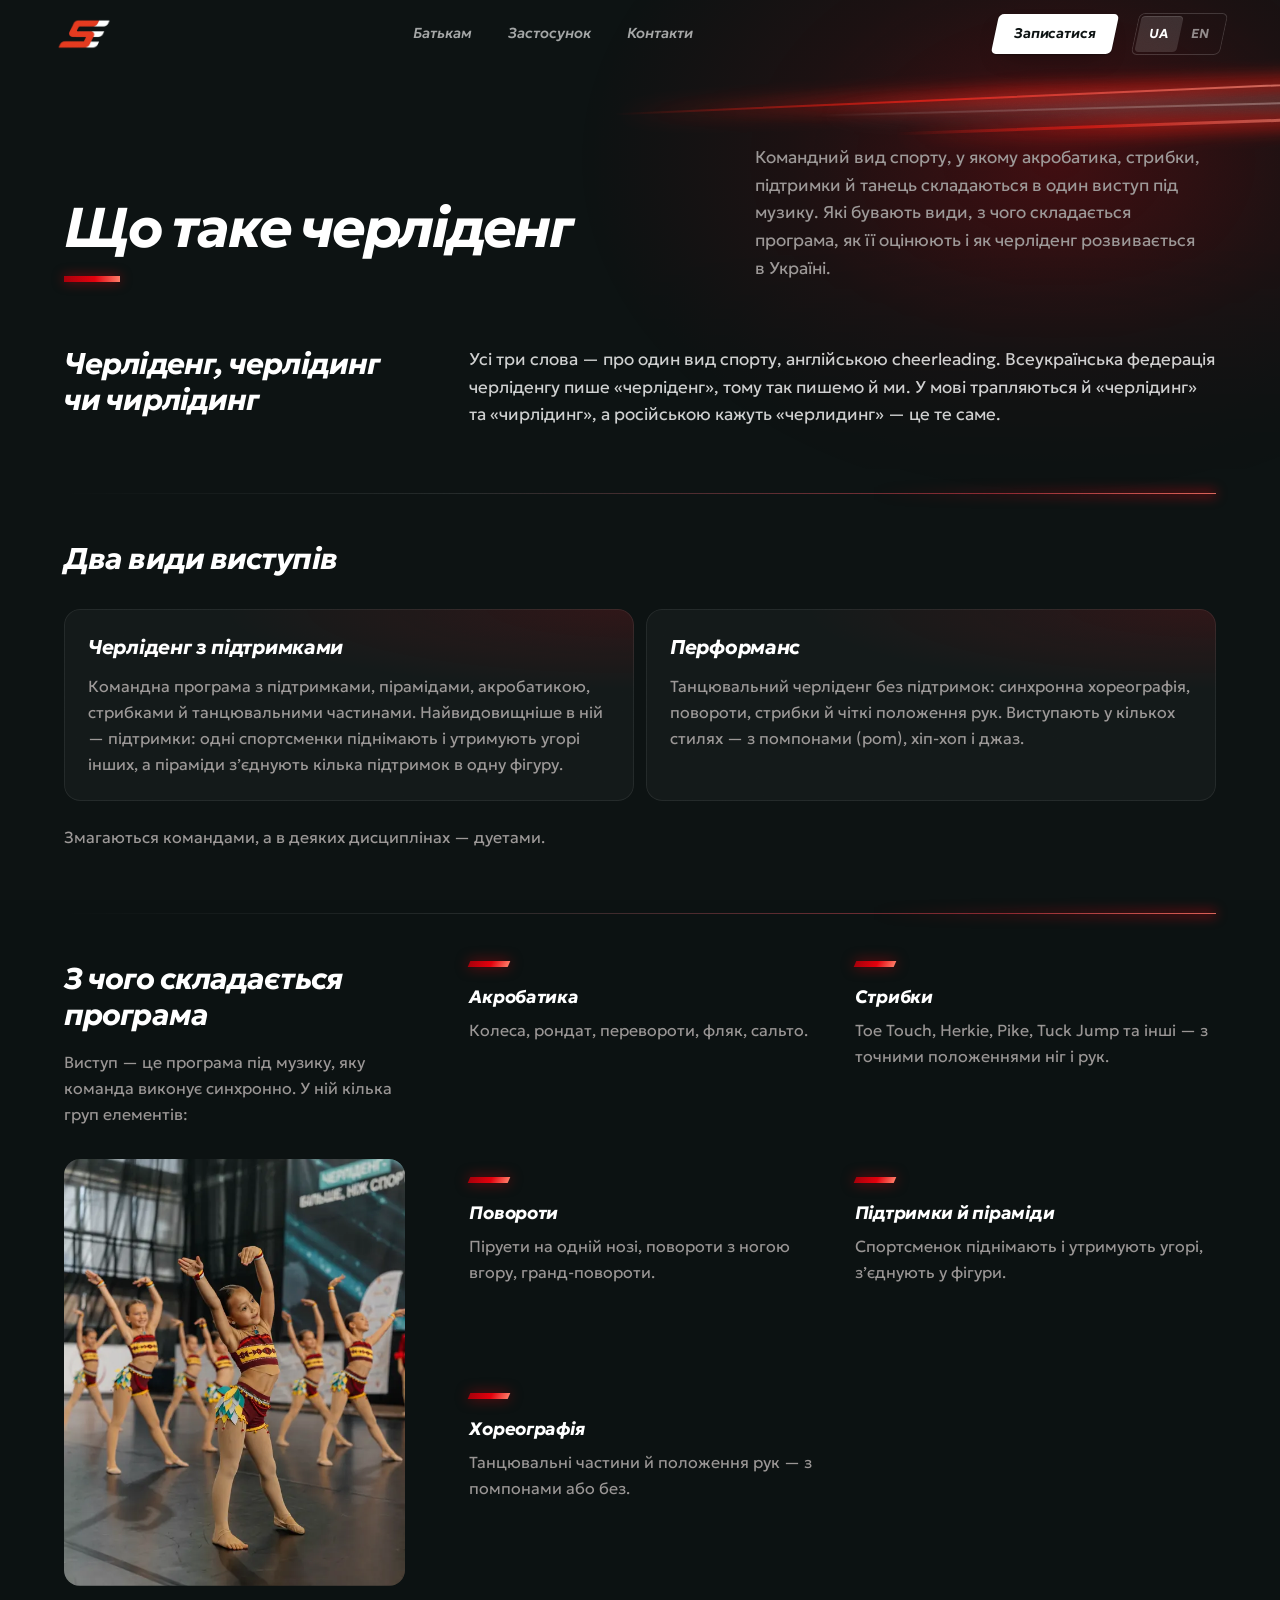
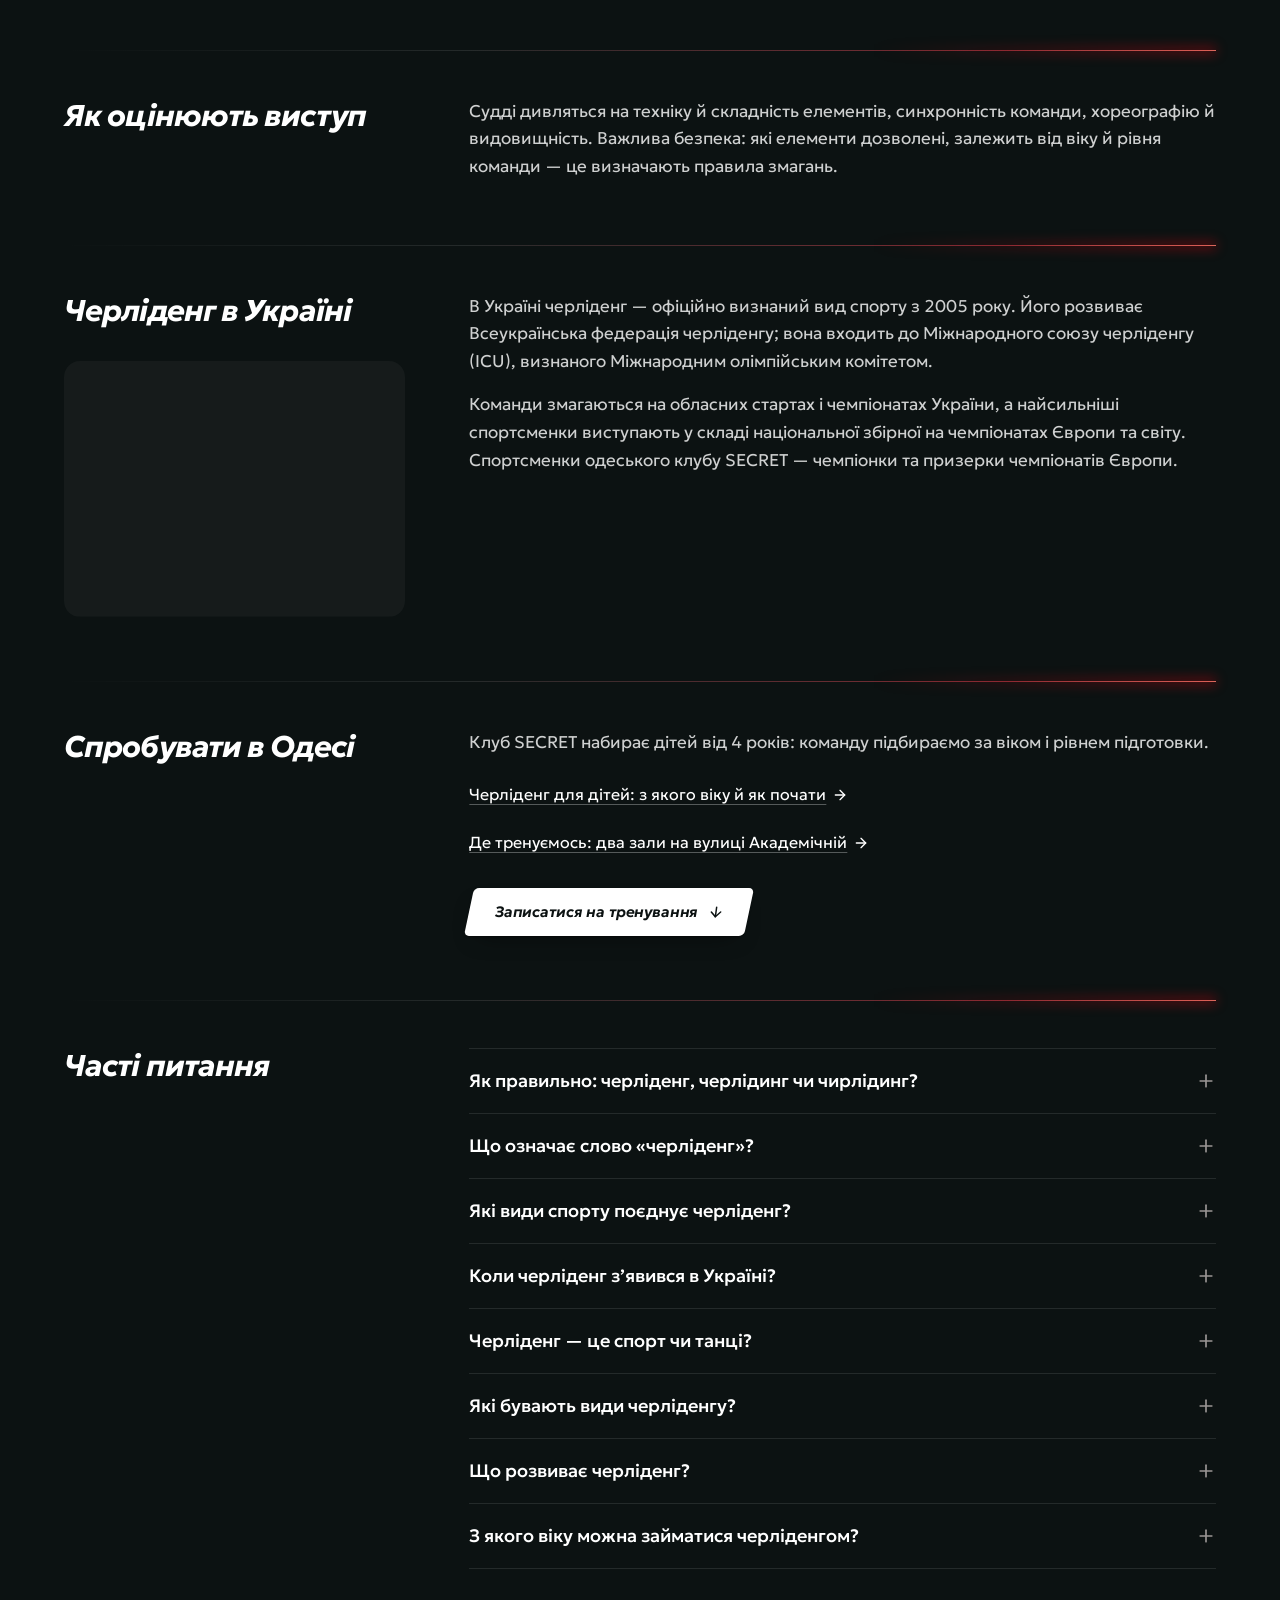
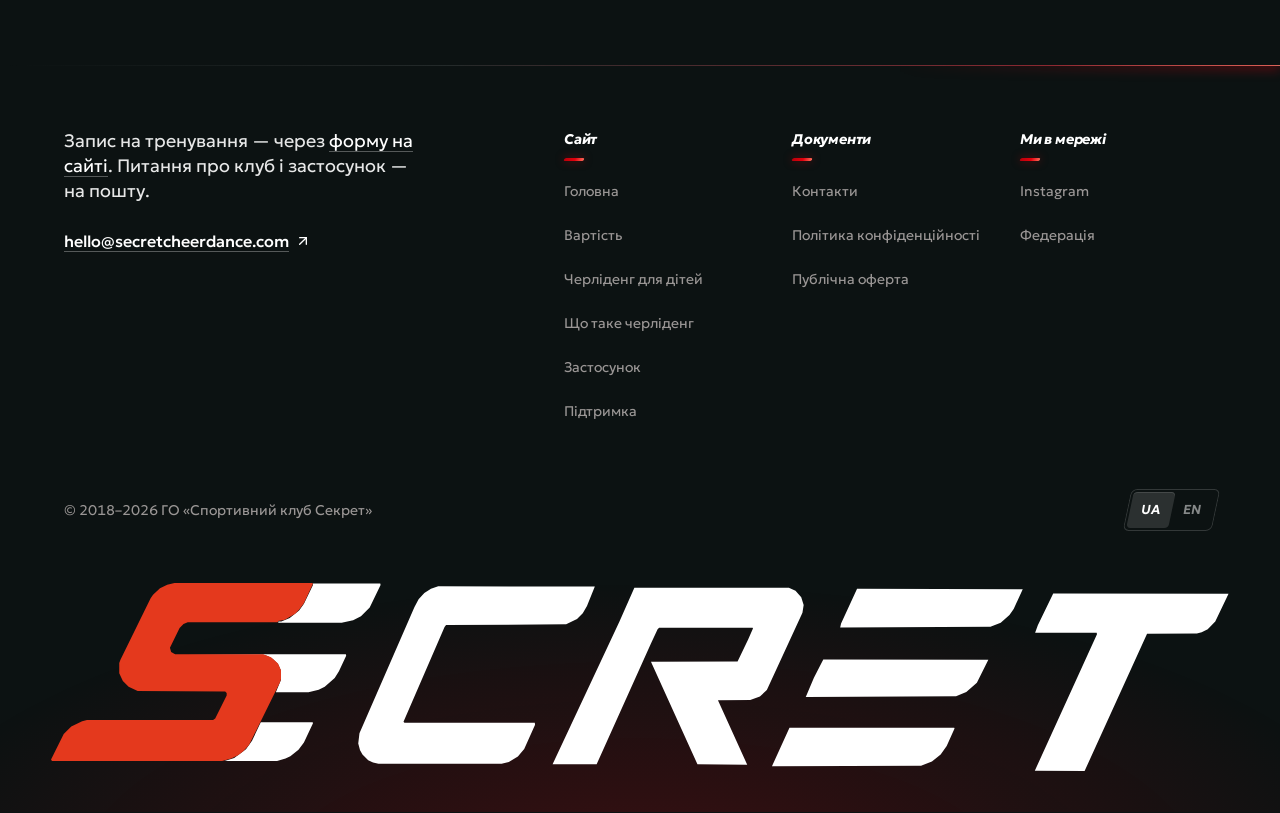
<file: shcho-take-cherlidenh/index.html>
<!doctype html>
<html lang="uk">
<head>
<meta charset="utf-8">
<meta name="viewport" content="width=device-width, initial-scale=1">
<title>Що таке черліденг (черлідинг, чирлідинг): види, елементи, змагання</title>
<meta name="description" content="Що таке черліденг (черлідинг, чирлідинг): два види виступів, з чого складається програма, як її оцінюють і як цей спорт розвивається в Україні.">
<meta name="theme-color" content="#0c1212">
<link rel="icon" href="/favicon.ico" sizes="32x32">
<link rel="icon" type="image/png" href="/img/icon-192.png" sizes="192x192">
<link rel="apple-touch-icon" href="/img/apple-touch-icon.png">
<link rel="manifest" href="/manifest.webmanifest">
<meta property="og:type" content="website">
<meta property="og:site_name" content="SECRET CHEERDANCE">
<meta property="og:locale" content="uk_UA">
<meta property="og:title" content="Що таке черліденг (черлідинг, чирлідинг): види, елементи, змагання">
<meta property="og:description" content="Що таке черліденг (черлідинг, чирлідинг): два види виступів, з чого складається програма, як її оцінюють і як цей спорт розвивається в Україні.">
<meta name="twitter:card" content="summary_large_image">
<meta property="og:url" content="https://secretcheerdance.com/shcho-take-cherlidenh/">
<meta property="og:image" content="https://secretcheerdance.com/img/og-uk.jpg">
<meta property="og:image:width" content="1200">
<meta property="og:image:height" content="630">
<link rel="canonical" href="https://secretcheerdance.com/shcho-take-cherlidenh/">
<script type="application/ld+json">{"@context":"https://schema.org","@graph":[{"@type":["SportsClub","SportsOrganization"],"@id":"https://secretcheerdance.com/#club","name":"SECRET CHEERDANCE","alternateName":["Спортивний клуб SECRET","SECRET"],"url":"https://secretcheerdance.com/","logo":"https://secretcheerdance.com/img/apple-touch-icon.png","image":"https://secretcheerdance.com/img/og-uk.jpg","description":"Спортивний клуб черліденгу в Одесі з 2018 року: сім команд від 4 років, чемпіони та призери чемпіонатів Європи, член Всеукраїнської федерації черліденгу.","sport":"Черліденг","slogan":"Сила в кожному русі","knowsAbout":["черліденг","черлідинг","чирлідинг","черліденг для дітей"],"foundingDate":"2018-08-15","founder":{"@type":"Person","name":"Крістіна Юхімчак"},"email":"hello@secretcheerdance.com","telephone":"+380937770018","address":{"@type":"PostalAddress","streetAddress":"вул. Академічна, 2","addressLocality":"Одеса","addressRegion":"Одеська область","addressCountry":"UA"},"location":[{"@type":"SportsActivityLocation","name":"Національний університет «Одеська юридична академія»","address":{"@type":"PostalAddress","streetAddress":"вул. Академічна, 2","addressLocality":"Одеса","addressRegion":"Одеська область","addressCountry":"UA"},"hasMap":"https://www.google.com/maps/search/?api=1&query=%D0%B2%D1%83%D0%BB.%20%D0%90%D0%BA%D0%B0%D0%B4%D0%B5%D0%BC%D1%96%D1%87%D0%BD%D0%B0%2C%202%2C%20%D0%9E%D0%B4%D0%B5%D1%81%D0%B0"},{"@type":"SportsActivityLocation","name":"Міжнародна академічна школа «Одеса»","address":{"@type":"PostalAddress","streetAddress":"вул. Академічна, 30","addressLocality":"Одеса","addressRegion":"Одеська область","addressCountry":"UA"},"hasMap":"https://www.google.com/maps/search/?api=1&query=%D0%B2%D1%83%D0%BB.%20%D0%90%D0%BA%D0%B0%D0%B4%D0%B5%D0%BC%D1%96%D1%87%D0%BD%D0%B0%2C%2030%2C%20%D0%9E%D0%B4%D0%B5%D1%81%D0%B0"}],"areaServed":{"@type":"City","name":"Одеса"},"memberOf":{"@type":"SportsOrganization","name":"Всеукраїнська федерація черліденгу","url":"https://all-ukrainian-cheerleading-federation.ua"},"sameAs":["https://www.instagram.com/secret.cheerdance/","https://all-ukrainian-cheerleading-federation.ua/secret.html"]},{"@type":"WebPage","@id":"https://secretcheerdance.com/shcho-take-cherlidenh/#webpage","url":"https://secretcheerdance.com/shcho-take-cherlidenh/","name":"Що таке черліденг (черлідинг, чирлідинг): види, елементи, змагання","description":"Що таке черліденг (черлідинг, чирлідинг): два види виступів, з чого складається програма, як її оцінюють і як цей спорт розвивається в Україні.","inLanguage":"uk","dateModified":"2026-11-20","isPartOf":{"@id":"https://secretcheerdance.com/#website"},"about":{"@id":"https://secretcheerdance.com/#club"},"breadcrumb":{"@type":"BreadcrumbList","itemListElement":[{"@type":"ListItem","position":1,"name":"Головна","item":"https://secretcheerdance.com/"},{"@type":"ListItem","position":2,"name":"Що таке черліденг (черлідинг, чирлідинг): види, елементи, змагання","item":"https://secretcheerdance.com/shcho-take-cherlidenh/"}]}},{"@type":"FAQPage","mainEntity":[{"@type":"Question","name":"Як правильно: черліденг, черлідинг чи чирлідинг?","acceptedAnswer":{"@type":"Answer","text":"Це три написання одного виду спорту — англійською cheerleading. Всеукраїнська федерація й клуб SECRET пишуть «черліденг», але трапляються й «черлідинг» та «чирлідинг» (російською — «черлидинг»). Шукаєте секцію черлідингу чи чирлідингу для дитини в Одесі — це до нас."}},{"@type":"Question","name":"Що означає слово «черліденг»?","acceptedAnswer":{"@type":"Answer","text":"Воно англійське: cheer — вигук підтримки, leading — «ведення». Черліденг з’явився в США як підтримка спортивних команд на матчах, а згодом став окремим видом спорту зі своїми змаганнями. Спортсменів називають черлідерами."}},{"@type":"Question","name":"Які види спорту поєднує черліденг?","acceptedAnswer":{"@type":"Answer","text":"Акробатику, гімнастику й хореографію: підтримки й піраміди, акробатичні елементи, стрибки, повороти й танець в одній програмі під музику."}},{"@type":"Question","name":"Коли черліденг з’явився в Україні?","acceptedAnswer":{"@type":"Answer","text":"Як офіційно визнаний вид спорту — з 2005 року. Його розвиває Всеукраїнська федерація черліденгу, член Міжнародного союзу черліденгу (ICU)."}},{"@type":"Question","name":"Черліденг — це спорт чи танці?","acceptedAnswer":{"@type":"Answer","text":"Спорт: з офіційними змаганнями, суддями й федерацією. Танець у ньому теж є — у перформансі він головний, а в програмі з підтримками стоїть поруч з акробатикою."}},{"@type":"Question","name":"Які бувають види черліденгу?","acceptedAnswer":{"@type":"Answer","text":"Два: черліденг з підтримками й акробатикою та танцювальний черліденг — перформанс (з помпонами, хіп-хоп, джаз). Змагаються командами, а в деяких дисциплінах — дуетами."}},{"@type":"Question","name":"Що розвиває черліденг?","acceptedAnswer":{"@type":"Answer","text":"Силу, гнучкість, координацію й витривалість — і вміння працювати в команді: підтримку чи піраміду не зробиш сам."}},{"@type":"Question","name":"З якого віку можна займатися черліденгом?","acceptedAnswer":{"@type":"Answer","text":"У клубі SECRET — з 4 років. Про команди за віком і запис на перше тренування — на сторінці «Черліденг для дітей в Одесі»."}}]}]}</script>
<link rel="preload" href="/assets/geologica-cyrillic-slnt-normal-B_yzb2XQ.woff2" as="font" type="font/woff2" crossorigin>
<!-- Without JS, motion's start state (opacity 0) must not hide the text. -->
<noscript><style>[style*=opacity\:0]{opacity:1!important;filter:none!important;transform:none!important}</style></noscript>
  <script type="module" crossorigin src="/assets/client-CkAZ_IK_.js"></script>
  <link rel="stylesheet" crossorigin href="/assets/client-CqmLm-fY.css">
</head>
<body>
<div id="root" data-page="what" data-lang="uk"><link rel="preload" as="image" href="/img/secret-mark-dark.png"/><a href="#main" class="absolute top-[-100px] left-6 z-50 rounded-md bg-white px-4 py-2 font-medium text-neutral-900 focus:top-3">Перейти до змісту</a><div class="relative isolate"><div aria-hidden="true" class="pointer-events-none absolute inset-x-0 top-0 -z-10 h-[34rem] overflow-hidden [mask-image:linear-gradient(to_bottom,#000_45%,transparent)]"><div class="absolute -top-48 right-[-20%] h-[44rem] w-[75%] bg-[radial-gradient(closest-side,rgba(227,1,13,0.24),rgba(227,1,13,0.07)_55%,rgba(227,1,13,0))]"></div><div aria-hidden="true" class="pointer-events-none absolute inset-0 overflow-hidden mix-blend-screen"><span class="light-line tone-red" style="top:15%;left:48%;opacity:0.8;--w:2px;--a:-2.5deg;clip-path:inset(-40px 0px -40px 100%)"><i style="--sd:3.5s"></i></span><span class="light-line tone-grey" style="top:18.5%;left:64%;opacity:0.5;--w:1.5px;--a:-1.5deg;clip-path:inset(-40px 0px -40px 100%)"></span><span class="light-line tone-red" style="top:21.5%;left:70%;opacity:0.7;--w:2.5px;--a:-2deg;clip-path:inset(-40px 0px -40px 100%)"><i style="--sd:8s"></i></span></div></div><header class="site-header sticky top-0 z-30 w-full pt-3 pb-2 transition-[translate,opacity,background-color,box-shadow] duration-300 ease-out px-6 sm:px-8 md:px-12 lg:px-14"><div class="flex items-center justify-between gap-6"><a href="/" class="flex min-h-11 shrink-0 items-center" aria-label="SECRET CHEERDANCE"><img src="/img/secret-mark-dark.png" width="256" height="148" alt="SECRET CHEERDANCE" class="h-auto w-14"/></a><nav aria-label="Розділи" class="nav-links relative hidden items-center gap-7 lg:flex xl:gap-9"><a href="/cherlidenh-dlia-ditei/" class="nav-link">Батькам</a><a href="/zastosunok/" class="nav-link">Застосунок</a><a href="/kontakty/" class="nav-link">Контакти</a><span aria-hidden="true" class="nav-bar-trail"></span><span aria-hidden="true" class="nav-bar"></span></nav><div class="flex items-center gap-2 lg:gap-5"><a href="/#signup" class="btn btn-primary btn-sm max-lg:min-h-11"><span class="btn-trail" aria-hidden="true"><i></i><i></i><i></i></span><span class="btn-label">Записатися</span></a><div class="lang max-lg:hidden" role="group" aria-label="Мова сайту"><span aria-hidden="true" class="lang-thumb"></span><span aria-current="true" lang="uk"><span class="sr-only">Українська</span><span aria-hidden="true">UA</span></span><a href="/en/" hrefLang="en" lang="en">EN<span class="sr-only"> — <!-- -->English</span></a></div><button type="button" aria-haspopup="dialog" aria-label="Меню" class="-mr-2.5 flex size-11 items-center justify-center rounded-full text-white transition-colors duration-150 hover:bg-white/5 lg:hidden"><svg xmlns="http://www.w3.org/2000/svg" width="24" height="24" viewBox="0 0 24 24" fill="none" stroke="currentColor" stroke-width="2" stroke-linecap="round" stroke-linejoin="round" class="lucide lucide-menu h-6 w-6" aria-hidden="true"><path d="M4 5h16"></path><path d="M4 12h16"></path><path d="M4 19h16"></path></svg></button></div></div><dialog aria-label="Меню" class="menu m-0 h-full max-h-none w-full max-w-none bg-background p-0 text-white backdrop:bg-transparent open:flex open:flex-col lg:hidden"><div class="flex items-center justify-between pt-4 px-6 sm:px-8 md:px-12 lg:px-14"><a href="/" class="flex min-h-11 shrink-0 items-center" aria-label="SECRET CHEERDANCE"><img src="/img/secret-mark-dark.png" width="256" height="148" alt="SECRET CHEERDANCE" class="h-auto w-14"/></a><button type="button" aria-label="Закрити меню" class="-mr-2.5 flex size-11 items-center justify-center rounded-full text-white transition-colors duration-150 hover:bg-white/5"><svg xmlns="http://www.w3.org/2000/svg" width="24" height="24" viewBox="0 0 24 24" fill="none" stroke="currentColor" stroke-width="2" stroke-linecap="round" stroke-linejoin="round" class="lucide lucide-x h-6 w-6" aria-hidden="true"><path d="M18 6 6 18"></path><path d="m6 6 12 12"></path></svg></button></div><nav aria-label="Розділи" class="flex-1 overflow-y-auto pt-8 pb-6 px-6 sm:px-8 md:px-12 lg:px-14"><ul><li style="--i:0"><a href="/" class="group slant flex min-h-14 items-center gap-4 text-[clamp(1.75rem,8vw,2.25rem)] leading-none font-bold tracking-[-0.03em] text-white/55 transition-colors duration-150 hover:text-white aria-[current=page]:text-white"><span aria-hidden="true" class="h-1.5 w-6 shrink-0 -skew-x-[24deg] bg-white/10 group-aria-[current=page]:bg-primary"></span>Головна</a></li><li style="--i:1"><a href="/cherlidenh-dlia-ditei/" class="group slant flex min-h-14 items-center gap-4 text-[clamp(1.75rem,8vw,2.25rem)] leading-none font-bold tracking-[-0.03em] text-white/55 transition-colors duration-150 hover:text-white aria-[current=page]:text-white"><span aria-hidden="true" class="h-1.5 w-6 shrink-0 -skew-x-[24deg] bg-white/10 group-aria-[current=page]:bg-primary"></span>Батькам</a></li><li style="--i:2"><a href="/zastosunok/" class="group slant flex min-h-14 items-center gap-4 text-[clamp(1.75rem,8vw,2.25rem)] leading-none font-bold tracking-[-0.03em] text-white/55 transition-colors duration-150 hover:text-white aria-[current=page]:text-white"><span aria-hidden="true" class="h-1.5 w-6 shrink-0 -skew-x-[24deg] bg-white/10 group-aria-[current=page]:bg-primary"></span>Застосунок</a></li><li style="--i:3"><a href="/kontakty/" class="group slant flex min-h-14 items-center gap-4 text-[clamp(1.75rem,8vw,2.25rem)] leading-none font-bold tracking-[-0.03em] text-white/55 transition-colors duration-150 hover:text-white aria-[current=page]:text-white"><span aria-hidden="true" class="h-1.5 w-6 shrink-0 -skew-x-[24deg] bg-white/10 group-aria-[current=page]:bg-primary"></span>Контакти</a></li></ul></nav><div class="space-y-3 border-t border-white/10 pt-5 pb-[max(1.25rem,env(safe-area-inset-bottom))] px-6 sm:px-8 md:px-12 lg:px-14"><a href="/#signup" class="btn btn-primary w-full"><span class="btn-trail" aria-hidden="true"><i></i><i></i><i></i></span><span class="btn-label">Записатися на тренування</span></a><div class="flex justify-center pt-1"><div class="lang lang-lg" role="group" aria-label="Мова сайту"><span aria-hidden="true" class="lang-thumb"></span><span aria-current="true" lang="uk"><span class="sr-only">Українська</span><span aria-hidden="true">UA</span></span><a href="/en/" hrefLang="en" lang="en">EN<span class="sr-only"> — <!-- -->English</span></a></div></div></div></dialog></header><main id="main" class="px-6 pt-12 pb-24 sm:px-8 md:px-12 lg:px-14 lg:pt-20"><article class="mx-auto max-w-site"><div class="grid gap-8 lg:grid-cols-12 lg:items-end"><h1 id="page-title" class="slant text-[2.5rem] leading-[1.02] font-bold tracking-[-0.04em] text-white md:text-5xl lg:text-[3.5rem] lg:col-span-7">Що таке черліденг<span aria-hidden="true" class="bar-light mt-5 block h-1.5 w-14 origin-left -skew-x-[24deg]" style="opacity:0;transform:scaleX(0)"></span></h1><p class="max-w-md leading-relaxed text-muted-foreground md:text-[17px] lg:col-span-5">Командний вид спорту, у якому акробатика, стрибки, підтримки й танець складаються в один виступ під музику. Які бувають види, з чого складається програма, як її оцінюють і як черліденг розвивається в Україні.</p></div><section aria-labelledby="spelling" class="mt-16 grid gap-8 lg:grid-cols-12 lg:gap-16"><h2 id="spelling" class="slant text-2xl font-bold tracking-[-0.03em] text-white md:text-3xl lg:col-span-4">Черліденг, черлідинг чи чирлідинг</h2><div class="max-w-[68ch] space-y-4 text-[17px] leading-relaxed text-white/80 lg:col-span-8"><p>Усі три слова — про один вид спорту, англійською cheerleading. Всеукраїнська федерація черліденгу пише «черліденг», тому так пишемо й ми. У мові трапляються й «черлідинг» та «чирлідинг», а російською кажуть «черлидинг» — це те саме.</p></div></section><section aria-labelledby="kinds" class="seam mt-16 pt-12"><h2 id="kinds" class="slant text-2xl font-bold tracking-[-0.03em] text-white md:text-3xl">Два види виступів</h2><ul class="mt-8 grid gap-3 md:grid-cols-2"><li class="lit rounded-2xl bg-white/[0.03] p-6 shadow-[inset_0_0_0_1px_rgba(255,255,255,0.07)]"><p class="t-name text-xl text-white">Черліденг з підтримками</p><p class="mt-3 leading-relaxed text-muted-foreground">Командна програма з підтримками, пірамідами, акробатикою, стрибками й танцювальними частинами. Найвидовищніше в ній — підтримки: одні спортсменки піднімають і утримують угорі інших, а піраміди з’єднують кілька підтримок в одну фігуру.</p></li><li class="lit rounded-2xl bg-white/[0.03] p-6 shadow-[inset_0_0_0_1px_rgba(255,255,255,0.07)]"><p class="t-name text-xl text-white">Перформанс</p><p class="mt-3 leading-relaxed text-muted-foreground">Танцювальний черліденг без підтримок: синхронна хореографія, повороти, стрибки й чіткі положення рук. Виступають у кількох стилях — з помпонами (pom), хіп-хоп і джаз.</p></li></ul><p class="mt-6 text-muted-foreground">Змагаються командами, а в деяких дисциплінах — дуетами.</p></section><section aria-labelledby="elements" class="seam mt-16 grid gap-8 pt-12 lg:grid-cols-12 lg:gap-16"><div class="lg:col-span-4"><h2 id="elements" class="slant text-2xl font-bold tracking-[-0.03em] text-white md:text-3xl">З чого складається програма</h2><p class="mt-4 leading-relaxed text-muted-foreground">Виступ — це програма під музику, яку команда виконує синхронно. У ній кілька груп елементів:</p><figure class="relative mt-8 aspect-[4/5] max-w-md lg:max-w-none"><div class="absolute inset-0 overflow-hidden rounded-2xl bg-white/[0.04]" style="clip-path:polygon(0% 0%, 0% 0%, -12% 100%, -12% 100%)"><img src="/img/club/stage-routine-1000.webp" srcSet="/img/club/stage-routine-600.webp 600w, /img/club/stage-routine-1000.webp 1000w, /img/club/stage-routine-1290.webp 1290w" width="1290" height="1935" sizes="(min-width: 1024px) 30vw, (min-width: 640px) 60vw, 100vw" alt="Команда виконує танцювальну програму на змаганнях: руки вгору, синхронно" loading="lazy" decoding="async" class="size-full object-cover" style="transform:scale(1.08)"/></div></figure></div><dl class="grid gap-6 sm:grid-cols-2 lg:col-span-8"><div><span aria-hidden="true" class="bar-light block h-1.5 w-10 -skew-x-[24deg]"></span><dt class="t-name mt-4 text-lg text-white">Акробатика</dt><dd class="mt-1.5 leading-relaxed text-muted-foreground">Колеса, рондат, перевороти, фляк, сальто.</dd></div><div><span aria-hidden="true" class="bar-light block h-1.5 w-10 -skew-x-[24deg]"></span><dt class="t-name mt-4 text-lg text-white">Стрибки</dt><dd class="mt-1.5 leading-relaxed text-muted-foreground">Toe Touch, Herkie, Pike, Tuck Jump та інші — з точними положеннями ніг і рук.</dd></div><div><span aria-hidden="true" class="bar-light block h-1.5 w-10 -skew-x-[24deg]"></span><dt class="t-name mt-4 text-lg text-white">Повороти</dt><dd class="mt-1.5 leading-relaxed text-muted-foreground">Піруети на одній нозі, повороти з ногою вгору, гранд-повороти.</dd></div><div><span aria-hidden="true" class="bar-light block h-1.5 w-10 -skew-x-[24deg]"></span><dt class="t-name mt-4 text-lg text-white">Підтримки й піраміди</dt><dd class="mt-1.5 leading-relaxed text-muted-foreground">Спортсменок піднімають і утримують угорі, з’єднують у фігури.</dd></div><div><span aria-hidden="true" class="bar-light block h-1.5 w-10 -skew-x-[24deg]"></span><dt class="t-name mt-4 text-lg text-white">Хореографія</dt><dd class="mt-1.5 leading-relaxed text-muted-foreground">Танцювальні частини й положення рук — з помпонами або без.</dd></div></dl></section><section aria-labelledby="judging" class="seam mt-16 grid gap-8 pt-12 lg:grid-cols-12 lg:gap-16"><h2 id="judging" class="slant text-2xl font-bold tracking-[-0.03em] text-white md:text-3xl lg:col-span-4">Як оцінюють виступ</h2><p class="max-w-[68ch] text-[17px] leading-relaxed text-white/80 lg:col-span-8">Судді дивляться на техніку й складність елементів, синхронність команди, хореографію й видовищність. Важлива безпека: які елементи дозволені, залежить від віку й рівня команди — це визначають правила змагань.</p></section><section aria-labelledby="ukraine" class="seam mt-16 grid gap-8 pt-12 lg:grid-cols-12 lg:gap-16"><div class="lg:col-span-4"><h2 id="ukraine" class="slant text-2xl font-bold tracking-[-0.03em] text-white md:text-3xl">Черліденг в Україні</h2><figure class="relative mt-8 aspect-[4/3] max-w-md lg:max-w-none"><div class="absolute inset-0 overflow-hidden rounded-2xl bg-white/[0.04]" style="clip-path:polygon(0% 0%, 0% 0%, -12% 100%, -12% 100%)"><img src="/img/club/euro-stage-1400.webp" srcSet="/img/club/euro-stage-800.webp 800w, /img/club/euro-stage-1400.webp 1400w, /img/club/euro-stage-2200.webp 2200w" width="2200" height="1467" sizes="(min-width: 1024px) 30vw, (min-width: 640px) 60vw, 100vw" alt="Спортсменки SECRET із прапором України радіють результату на сцені чемпіонату Європи" loading="lazy" decoding="async" class="size-full object-cover" style="transform:scale(1.08)"/></div></figure></div><div class="max-w-[68ch] space-y-4 text-[17px] leading-relaxed text-white/80 lg:col-span-8"><p>В Україні черліденг — офіційно визнаний вид спорту з 2005 року. Його розвиває Всеукраїнська федерація черліденгу; вона входить до Міжнародного союзу черліденгу (ICU), визнаного Міжнародним олімпійським комітетом.</p><p>Команди змагаються на обласних стартах і чемпіонатах України, а найсильніші спортсменки виступають у складі національної збірної на чемпіонатах Європи та світу. Спортсменки одеського клубу SECRET — чемпіонки та призерки чемпіонатів Європи.</p></div></section><section aria-labelledby="try" class="seam mt-16 grid gap-8 pt-12 lg:grid-cols-12 lg:gap-16"><h2 id="try" class="slant text-2xl font-bold tracking-[-0.03em] text-white md:text-3xl lg:col-span-4">Спробувати в Одесі</h2><div class="lg:col-span-8"><p class="max-w-[68ch] text-[17px] leading-relaxed text-white/80">Клуб SECRET набирає дітей від 4 років: команду підбираємо за віком і рівнем підготовки.</p><ul class="mt-4 space-y-1"><li><a href="/cherlidenh-dlia-ditei/" class="inline-block py-2.5 text-white underline decoration-white/30 underline-offset-4 hover:decoration-white">Черліденг для дітей: з якого віку й як почати<svg xmlns="http://www.w3.org/2000/svg" width="24" height="24" viewBox="0 0 24 24" fill="none" stroke="currentColor" stroke-width="2" stroke-linecap="round" stroke-linejoin="round" class="lucide lucide-arrow-right ml-1.5 inline h-4 w-4 align-[-0.15em]" aria-hidden="true"><path d="M5 12h14"></path><path d="m12 5 7 7-7 7"></path></svg></a></li><li><a href="/kontakty/" class="inline-block py-2.5 text-white underline decoration-white/30 underline-offset-4 hover:decoration-white">Де тренуємось: два зали на вулиці Академічній<svg xmlns="http://www.w3.org/2000/svg" width="24" height="24" viewBox="0 0 24 24" fill="none" stroke="currentColor" stroke-width="2" stroke-linecap="round" stroke-linejoin="round" class="lucide lucide-arrow-right ml-1.5 inline h-4 w-4 align-[-0.15em]" aria-hidden="true"><path d="M5 12h14"></path><path d="m12 5 7 7-7 7"></path></svg></a></li></ul><div data-signup="true" class="mt-6"><a href="/#signup" class="btn btn-primary"><span class="btn-trail" aria-hidden="true"><i></i><i></i><i></i></span><span class="btn-label">Записатися на тренування</span><span class="btn-icon btn-icon-down" aria-hidden="true"><svg xmlns="http://www.w3.org/2000/svg" width="24" height="24" viewBox="0 0 24 24" fill="none" stroke="currentColor" stroke-width="2.25" stroke-linecap="round" stroke-linejoin="round" class="lucide lucide-arrow-down" aria-hidden="true"><path d="M12 5v14"></path><path d="m19 12-7 7-7-7"></path></svg><svg xmlns="http://www.w3.org/2000/svg" width="24" height="24" viewBox="0 0 24 24" fill="none" stroke="currentColor" stroke-width="2.25" stroke-linecap="round" stroke-linejoin="round" class="lucide lucide-arrow-down" aria-hidden="true"><path d="M12 5v14"></path><path d="m19 12-7 7-7-7"></path></svg></span></a></div></div></section><section aria-labelledby="faq" class="seam mt-16 grid gap-8 pt-12 lg:grid-cols-12 lg:gap-16"><h2 id="faq" class="slant text-2xl font-bold tracking-[-0.03em] text-white md:text-3xl lg:col-span-4">Часті питання</h2><div class="border-t border-white/10 lg:col-span-8"><details class="acc group border-b border-white/10"><summary class="flex min-h-16 cursor-pointer list-none items-center gap-6 py-4 [&amp;::-webkit-details-marker]:hidden"><span class="flex-1 text-base font-medium text-white md:text-lg">Як правильно: черліденг, черлідинг чи чирлідинг?</span><svg xmlns="http://www.w3.org/2000/svg" width="24" height="24" viewBox="0 0 24 24" fill="none" stroke="currentColor" stroke-width="2" stroke-linecap="round" stroke-linejoin="round" class="lucide lucide-plus acc-icon h-5 w-5 shrink-0 text-muted-foreground" aria-hidden="true"><path d="M5 12h14"></path><path d="M12 5v14"></path></svg></summary><p class="max-w-2xl pr-10 pb-6 leading-relaxed text-muted-foreground">Це три написання одного виду спорту — англійською cheerleading. Всеукраїнська федерація й клуб SECRET пишуть «черліденг», але трапляються й «черлідинг» та «чирлідинг» (російською — «черлидинг»). Шукаєте секцію черлідингу чи чирлідингу для дитини в Одесі — це до нас.</p></details><details class="acc group border-b border-white/10"><summary class="flex min-h-16 cursor-pointer list-none items-center gap-6 py-4 [&amp;::-webkit-details-marker]:hidden"><span class="flex-1 text-base font-medium text-white md:text-lg">Що означає слово «черліденг»?</span><svg xmlns="http://www.w3.org/2000/svg" width="24" height="24" viewBox="0 0 24 24" fill="none" stroke="currentColor" stroke-width="2" stroke-linecap="round" stroke-linejoin="round" class="lucide lucide-plus acc-icon h-5 w-5 shrink-0 text-muted-foreground" aria-hidden="true"><path d="M5 12h14"></path><path d="M12 5v14"></path></svg></summary><p class="max-w-2xl pr-10 pb-6 leading-relaxed text-muted-foreground">Воно англійське: cheer — вигук підтримки, leading — «ведення». Черліденг з’явився в США як підтримка спортивних команд на матчах, а згодом став окремим видом спорту зі своїми змаганнями. Спортсменів називають черлідерами.</p></details><details class="acc group border-b border-white/10"><summary class="flex min-h-16 cursor-pointer list-none items-center gap-6 py-4 [&amp;::-webkit-details-marker]:hidden"><span class="flex-1 text-base font-medium text-white md:text-lg">Які види спорту поєднує черліденг?</span><svg xmlns="http://www.w3.org/2000/svg" width="24" height="24" viewBox="0 0 24 24" fill="none" stroke="currentColor" stroke-width="2" stroke-linecap="round" stroke-linejoin="round" class="lucide lucide-plus acc-icon h-5 w-5 shrink-0 text-muted-foreground" aria-hidden="true"><path d="M5 12h14"></path><path d="M12 5v14"></path></svg></summary><p class="max-w-2xl pr-10 pb-6 leading-relaxed text-muted-foreground">Акробатику, гімнастику й хореографію: підтримки й піраміди, акробатичні елементи, стрибки, повороти й танець в одній програмі під музику.</p></details><details class="acc group border-b border-white/10"><summary class="flex min-h-16 cursor-pointer list-none items-center gap-6 py-4 [&amp;::-webkit-details-marker]:hidden"><span class="flex-1 text-base font-medium text-white md:text-lg">Коли черліденг з’явився в Україні?</span><svg xmlns="http://www.w3.org/2000/svg" width="24" height="24" viewBox="0 0 24 24" fill="none" stroke="currentColor" stroke-width="2" stroke-linecap="round" stroke-linejoin="round" class="lucide lucide-plus acc-icon h-5 w-5 shrink-0 text-muted-foreground" aria-hidden="true"><path d="M5 12h14"></path><path d="M12 5v14"></path></svg></summary><p class="max-w-2xl pr-10 pb-6 leading-relaxed text-muted-foreground">Як офіційно визнаний вид спорту — з 2005 року. Його розвиває Всеукраїнська федерація черліденгу, член Міжнародного союзу черліденгу (ICU).</p></details><details class="acc group border-b border-white/10"><summary class="flex min-h-16 cursor-pointer list-none items-center gap-6 py-4 [&amp;::-webkit-details-marker]:hidden"><span class="flex-1 text-base font-medium text-white md:text-lg">Черліденг — це спорт чи танці?</span><svg xmlns="http://www.w3.org/2000/svg" width="24" height="24" viewBox="0 0 24 24" fill="none" stroke="currentColor" stroke-width="2" stroke-linecap="round" stroke-linejoin="round" class="lucide lucide-plus acc-icon h-5 w-5 shrink-0 text-muted-foreground" aria-hidden="true"><path d="M5 12h14"></path><path d="M12 5v14"></path></svg></summary><p class="max-w-2xl pr-10 pb-6 leading-relaxed text-muted-foreground">Спорт: з офіційними змаганнями, суддями й федерацією. Танець у ньому теж є — у перформансі він головний, а в програмі з підтримками стоїть поруч з акробатикою.</p></details><details class="acc group border-b border-white/10"><summary class="flex min-h-16 cursor-pointer list-none items-center gap-6 py-4 [&amp;::-webkit-details-marker]:hidden"><span class="flex-1 text-base font-medium text-white md:text-lg">Які бувають види черліденгу?</span><svg xmlns="http://www.w3.org/2000/svg" width="24" height="24" viewBox="0 0 24 24" fill="none" stroke="currentColor" stroke-width="2" stroke-linecap="round" stroke-linejoin="round" class="lucide lucide-plus acc-icon h-5 w-5 shrink-0 text-muted-foreground" aria-hidden="true"><path d="M5 12h14"></path><path d="M12 5v14"></path></svg></summary><p class="max-w-2xl pr-10 pb-6 leading-relaxed text-muted-foreground">Два: черліденг з підтримками й акробатикою та танцювальний черліденг — перформанс (з помпонами, хіп-хоп, джаз). Змагаються командами, а в деяких дисциплінах — дуетами.</p></details><details class="acc group border-b border-white/10"><summary class="flex min-h-16 cursor-pointer list-none items-center gap-6 py-4 [&amp;::-webkit-details-marker]:hidden"><span class="flex-1 text-base font-medium text-white md:text-lg">Що розвиває черліденг?</span><svg xmlns="http://www.w3.org/2000/svg" width="24" height="24" viewBox="0 0 24 24" fill="none" stroke="currentColor" stroke-width="2" stroke-linecap="round" stroke-linejoin="round" class="lucide lucide-plus acc-icon h-5 w-5 shrink-0 text-muted-foreground" aria-hidden="true"><path d="M5 12h14"></path><path d="M12 5v14"></path></svg></summary><p class="max-w-2xl pr-10 pb-6 leading-relaxed text-muted-foreground">Силу, гнучкість, координацію й витривалість — і вміння працювати в команді: підтримку чи піраміду не зробиш сам.</p></details><details class="acc group border-b border-white/10"><summary class="flex min-h-16 cursor-pointer list-none items-center gap-6 py-4 [&amp;::-webkit-details-marker]:hidden"><span class="flex-1 text-base font-medium text-white md:text-lg">З якого віку можна займатися черліденгом?</span><svg xmlns="http://www.w3.org/2000/svg" width="24" height="24" viewBox="0 0 24 24" fill="none" stroke="currentColor" stroke-width="2" stroke-linecap="round" stroke-linejoin="round" class="lucide lucide-plus acc-icon h-5 w-5 shrink-0 text-muted-foreground" aria-hidden="true"><path d="M5 12h14"></path><path d="M12 5v14"></path></svg></summary><p class="max-w-2xl pr-10 pb-6 leading-relaxed text-muted-foreground">У клубі SECRET — з 4 років. Про команди за віком і запис на перше тренування — на сторінці «Черліденг для дітей в Одесі».</p></details></div></section></article></main><div inert="" class="fixed inset-x-0 bottom-0 z-40 border-t border-white/10 bg-[#0c1212]/95 px-4 pt-3 pb-[max(0.75rem,env(safe-area-inset-bottom))] lg:hidden invisible translate-y-full opacity-0 [transition:translate_0.24s_ease-in,opacity_0.24s_ease-in,visibility_0s_linear_0.24s] motion-reduce:transition-none"><a href="/#signup" class="btn btn-primary w-full"><span class="btn-trail" aria-hidden="true"><i></i><i></i><i></i></span><span class="btn-label">Записатися на тренування</span><span class="btn-icon btn-icon-down" aria-hidden="true"><svg xmlns="http://www.w3.org/2000/svg" width="24" height="24" viewBox="0 0 24 24" fill="none" stroke="currentColor" stroke-width="2.25" stroke-linecap="round" stroke-linejoin="round" class="lucide lucide-arrow-down" aria-hidden="true"><path d="M12 5v14"></path><path d="m19 12-7 7-7-7"></path></svg><svg xmlns="http://www.w3.org/2000/svg" width="24" height="24" viewBox="0 0 24 24" fill="none" stroke="currentColor" stroke-width="2.25" stroke-linecap="round" stroke-linejoin="round" class="lucide lucide-arrow-down" aria-hidden="true"><path d="M12 5v14"></path><path d="m19 12-7 7-7-7"></path></svg></span></a></div></div><footer class="seam relative isolate w-full overflow-hidden [container-type:inline-size]"><div aria-hidden="true" class="pointer-events-none absolute -bottom-[30cqw] left-1/2 -z-10 h-[48cqw] w-[120cqw] -translate-x-1/2 bg-[radial-gradient(closest-side,rgba(227,1,13,0.22),rgba(227,1,13,0))]"></div><div class="relative px-6 pt-16 sm:px-8 md:px-12 lg:px-14"><div class="mx-auto max-w-site"><div class="grid gap-12 lg:grid-cols-12"><div class="lg:col-span-5"><p class="max-w-sm text-lg leading-snug text-white/90 [&amp;_a]:text-white [&amp;_a]:underline [&amp;_a]:decoration-white/30 [&amp;_a]:underline-offset-4 [&amp;_a:hover]:decoration-white">Запис на тренування — через <a href="/#signup">форму на сайті</a>. Питання про клуб і застосунок — на пошту.</p><a href="mailto:hello@secretcheerdance.com" class="group mt-4 inline-flex min-h-11 items-center gap-1.5 text-base font-medium text-white underline decoration-white/30 underline-offset-4 hover:decoration-white">hello@secretcheerdance.com<svg xmlns="http://www.w3.org/2000/svg" width="24" height="24" viewBox="0 0 24 24" fill="none" stroke="currentColor" stroke-width="2" stroke-linecap="round" stroke-linejoin="round" class="lucide lucide-arrow-up-right h-4 w-4 transition-transform duration-150 group-hover:translate-x-0.5 group-hover:-translate-y-0.5" aria-hidden="true"><path d="M7 7h10v10"></path><path d="M7 17 17 7"></path></svg></a></div><nav class="grid grid-cols-2 gap-x-8 gap-y-6 sm:grid-cols-3 lg:col-span-7" aria-label="Посилання"><div class="flex flex-col"><p class="t-head mb-2 text-sm text-white">Сайт</p><a href="/" class="flex min-h-11 items-center text-sm text-muted-foreground transition-colors hover:text-white">Головна</a><a href="/#prices" class="flex min-h-11 items-center text-sm text-muted-foreground transition-colors hover:text-white">Вартість</a><a href="/cherlidenh-dlia-ditei/" class="flex min-h-11 items-center text-sm text-muted-foreground transition-colors hover:text-white">Черліденг для дітей</a><a href="/shcho-take-cherlidenh/" class="flex min-h-11 items-center text-sm text-muted-foreground transition-colors hover:text-white">Що таке черліденг</a><a href="/zastosunok/" class="flex min-h-11 items-center text-sm text-muted-foreground transition-colors hover:text-white">Застосунок</a><a href="/zastosunok/#support" class="flex min-h-11 items-center text-sm text-muted-foreground transition-colors hover:text-white">Підтримка</a></div><div class="flex flex-col"><p class="t-head mb-2 text-sm text-white">Документи</p><a href="/kontakty/" class="flex min-h-11 items-center text-sm text-muted-foreground transition-colors hover:text-white">Контакти</a><a href="/privacy/" class="flex min-h-11 items-center text-sm text-muted-foreground transition-colors hover:text-white">Політика конфіденційності</a><a href="/oferta/" class="flex min-h-11 items-center text-sm text-muted-foreground transition-colors hover:text-white">Публічна оферта</a></div><div class="flex flex-col"><p class="t-head mb-2 text-sm text-white">Ми в мережі</p><a href="https://www.instagram.com/secret.cheerdance/" class="flex min-h-11 items-center text-sm text-muted-foreground transition-colors hover:text-white">Instagram</a><a href="https://all-ukrainian-cheerleading-federation.ua" class="flex min-h-11 items-center text-sm text-muted-foreground transition-colors hover:text-white">Федерація</a></div></nav></div><div class="mt-14 flex flex-col items-start gap-3 text-sm text-muted-foreground sm:flex-row sm:items-center sm:justify-between"><p class="py-2">© 2018–2026 ГО «Спортивний клуб Секрет»</p><div class="lang" role="group" aria-label="Мова сайту"><span aria-hidden="true" class="lang-thumb"></span><span aria-current="true" lang="uk"><span class="sr-only">Українська</span><span aria-hidden="true">UA</span></span><a href="/en/" hrefLang="en" lang="en">EN<span class="sr-only"> — <!-- -->English</span></a></div></div></div></div><svg aria-hidden="true" viewBox="103 0 1951 297" class="pointer-events-none mx-auto mt-[4cqw] mb-[4cqw] block w-[92cqw] overflow-visible select-none"><path d="M324.5 117 591.5 117 592 119.5 580 145.5 573 156.5 556.5 171 546.5 176 529.5 180 475.5 180 484 159.5 484 144.5 479 133.5 470.5 125 461.5 120 454.5 118ZM450.5 230 536.5 230 537 231.5 522 263.5 513 275.5 499.5 286 491.5 290 477.5 294 390.5 294 406.5 289 426 274.5 436 260.5ZM536.5 0 648.5 0 649 2.5 631 39.5 616.5 54 603.5 61 584.5 65 479.5 65 479.5 63 484.5 63 498.5 57 514 44.5 522 33.5 537 2.5Z" fill="#fff" fill-rule="evenodd" style="transform:translateY(80px);opacity:0;transform-origin:50% 50%;transform-box:fill-box"></path><path d="M744.5 3 1004 3.5 991 35.5 984 47.5 974.5 57 956.5 66 757.5 67 755 70.5 687 227.5 688.5 229 904.5 229 905 232.5 887 272.5 876.5 285 861.5 294 849.5 297 645.5 297 636.5 295 628.5 291 619 281.5 615 274.5 612 263.5 614 246.5 705 37.5 712 24.5 721.5 14 732.5 7Z" fill="#fff" fill-rule="evenodd" style="transform:translateY(80px);opacity:0;transform-origin:50% 50%;transform-box:fill-box"></path><path d="M1069.5 3 1325.5 3 1336.5 8 1346 18.5 1350 31.5 1348 44.5 1289 172.5 1277.5 183 1261.5 189 1208 189.5 1256.5 296 1174 295.5 1097 125.5 1240.5 125 1258 88.5 1266 70.5 1265.5 69 1110.5 69 1108 71.5 1097 95.5 1007 295.5 934 295.5 1045 58.5Z" fill="#fff" fill-rule="evenodd" style="transform:translateY(80px);opacity:0;transform-origin:50% 50%;transform-box:fill-box"></path><path d="M1326.5 231 1599.5 231 1600 232.5 1587 261.5 1577 275.5 1562.5 287 1544.5 294 1297.5 295ZM1382.5 118 1656 118.5 1637 156.5 1619.5 172 1602.5 179 1353.5 180 1367 148.5ZM1438.5 1 1713 1.5 1698 34.5 1691 44.5 1676.5 57 1659.5 64 1410.5 65 1412 58.5Z" fill="#fff" fill-rule="evenodd" style="transform:translateY(80px);opacity:0;transform-origin:50% 50%;transform-box:fill-box"></path><path d="M1763.5 3 2054 3.5 2032 49.5 2019.5 62 2009.5 67 2001.5 69 1919 69.5 1815.5 297 1733 296.5 1836 70.5 1835.5 68 1733.5 68 1738 55.5Z" fill="#fff" fill-rule="evenodd" style="transform:translateY(80px);opacity:0;transform-origin:50% 50%;transform-box:fill-box"></path><path d="M307.5 0 535.5 0 537 1.5 522 33.5 514 44.5 507.5 51 490.5 61 479.5 63 478.5 65 329.5 65 322.5 68 316 74.5 300 107.5 302 114.5 308.5 118 454.5 118 467.5 123 479 133.5 484 144.5 484 159.5 482 165.5 431 268.5 421.5 279 413.5 285 401.5 291 386.5 295 104.5 295 103 292.5 124 250.5 136.5 238 154.5 229 162.5 227 371.5 227 375 224.5 394 186.5 394 182.5 391.5 180 246.5 179 231.5 172 222 162.5 216 149.5 216 132.5 218 127.5 268 25.5 272 19.5 283.5 9 295.5 3Z" fill="#E4391D" fill-rule="evenodd" style="transform:translateY(80px);opacity:0;transform-origin:50% 50%;transform-box:fill-box"></path></svg></footer><button type="button" aria-label="Нагору" data-shown="false" inert="" class="to-top"><span class="to-top-fill" aria-hidden="true"></span><span class="to-top-icon" aria-hidden="true"><svg xmlns="http://www.w3.org/2000/svg" width="24" height="24" viewBox="0 0 24 24" fill="none" stroke="currentColor" stroke-width="2.25" stroke-linecap="round" stroke-linejoin="round" class="lucide lucide-arrow-up" aria-hidden="true"><path d="m5 12 7-7 7 7"></path><path d="M12 19V5"></path></svg><svg xmlns="http://www.w3.org/2000/svg" width="24" height="24" viewBox="0 0 24 24" fill="none" stroke="currentColor" stroke-width="2.25" stroke-linecap="round" stroke-linejoin="round" class="lucide lucide-arrow-up" aria-hidden="true"><path d="m5 12 7-7 7 7"></path><path d="M12 19V5"></path></svg></span></button></div>
</body>
</html>
</file>
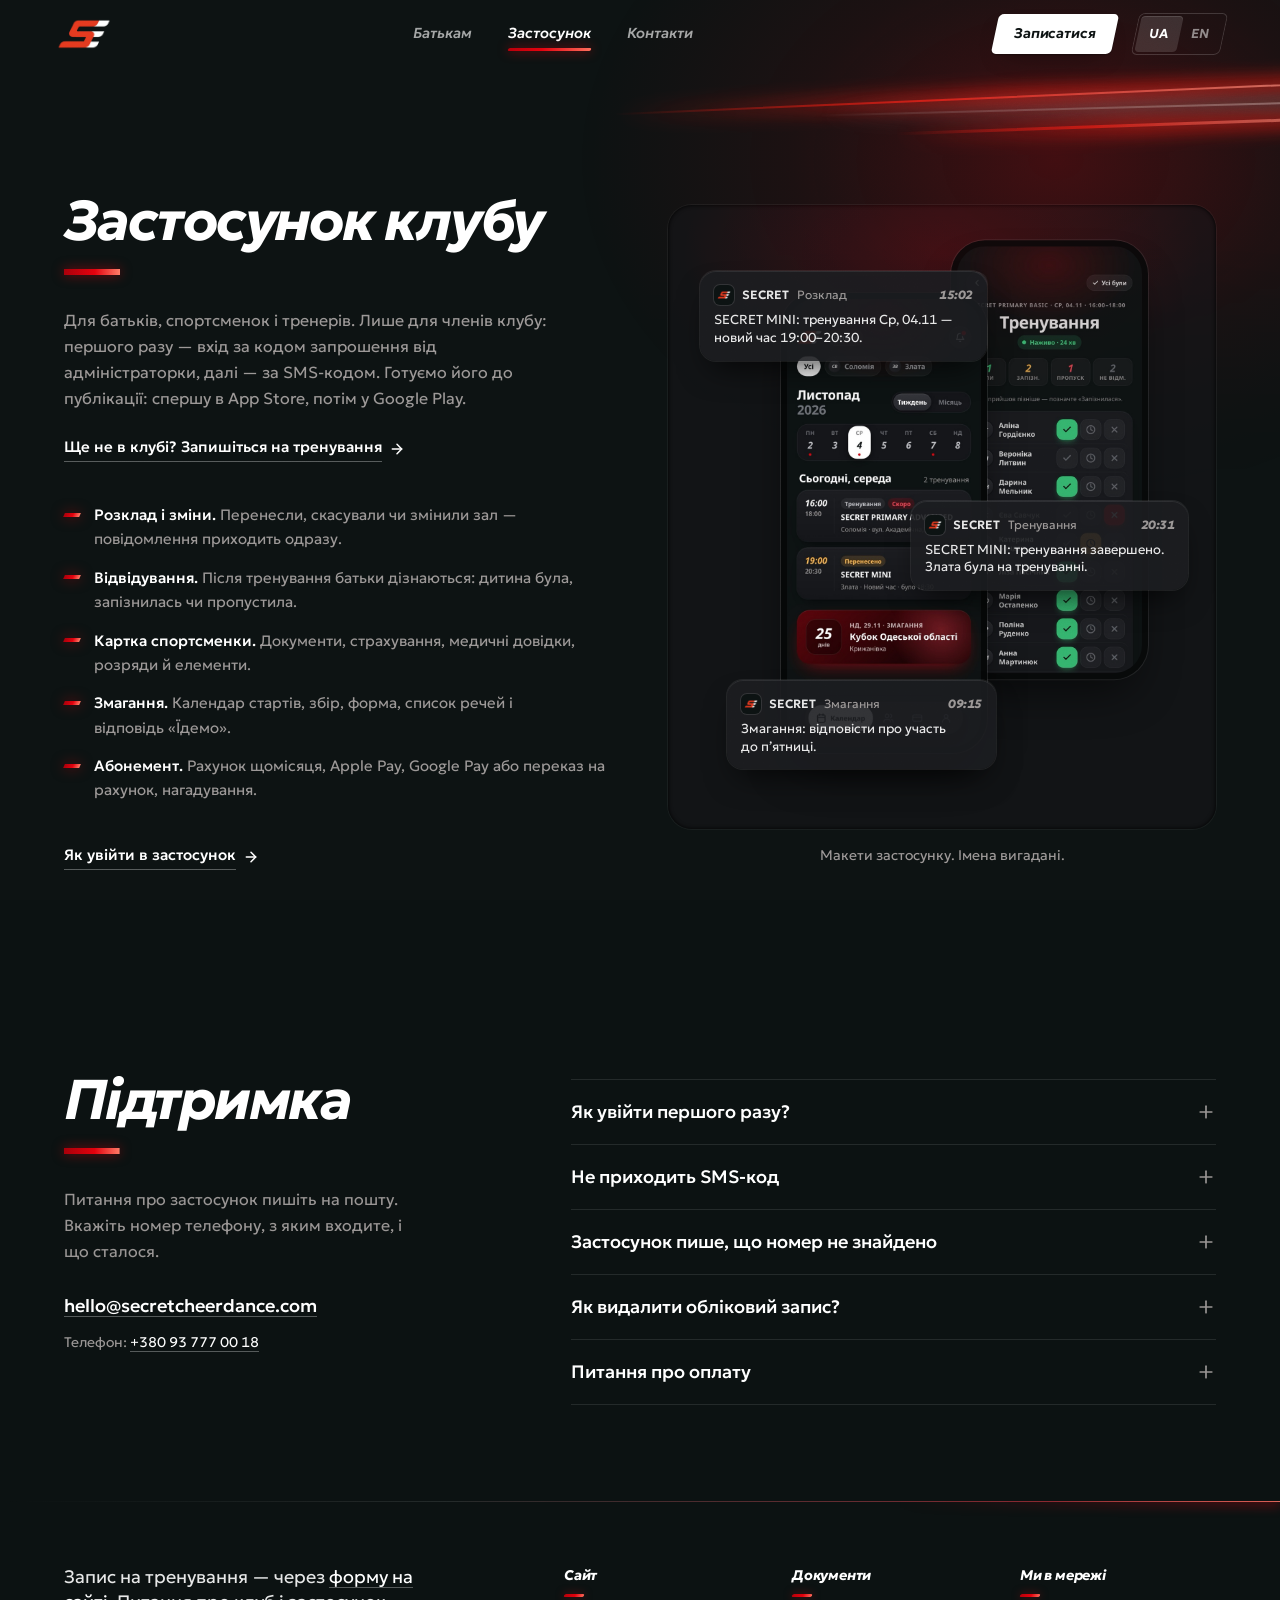
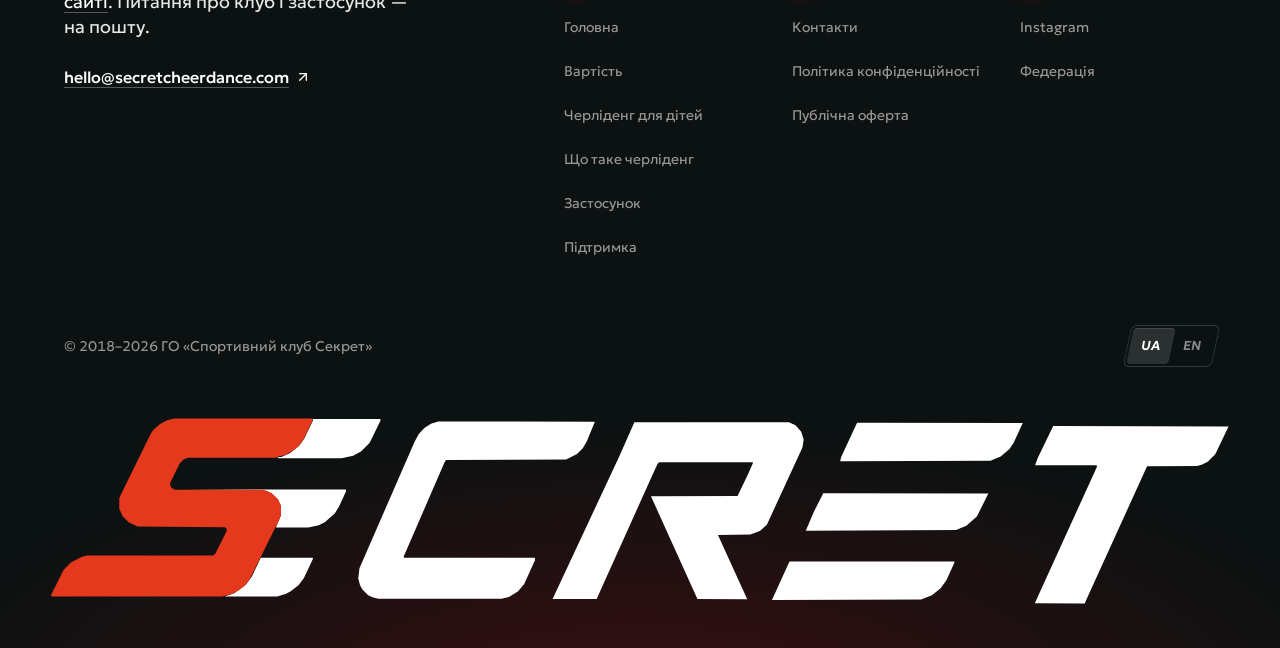
<file: zastosunok/index.html>
<!doctype html>
<html lang="uk">
<head>
<meta charset="utf-8">
<meta name="viewport" content="width=device-width, initial-scale=1">
<title>Застосунок клубу SECRET для батьків і спортсменок — підтримка</title>
<meta name="description" content="Розклад і зміни, відвідування з повідомленням батькам, картка спортсменки, змагання й оплата. Як увійти, видалити обліковий запис і звернутися в підтримку.">
<meta name="theme-color" content="#0c1212">
<link rel="icon" href="/favicon.ico" sizes="32x32">
<link rel="icon" type="image/png" href="/img/icon-192.png" sizes="192x192">
<link rel="apple-touch-icon" href="/img/apple-touch-icon.png">
<link rel="manifest" href="/manifest.webmanifest">
<meta property="og:type" content="website">
<meta property="og:site_name" content="SECRET CHEERDANCE">
<meta property="og:locale" content="uk_UA">
<meta property="og:locale:alternate" content="en_US">
<meta property="og:title" content="Застосунок клубу SECRET для батьків і спортсменок — підтримка">
<meta property="og:description" content="Розклад і зміни, відвідування з повідомленням батькам, картка спортсменки, змагання й оплата. Як увійти, видалити обліковий запис і звернутися в підтримку.">
<meta name="twitter:card" content="summary_large_image">
<meta property="og:url" content="https://secretcheerdance.com/zastosunok/">
<meta property="og:image" content="https://secretcheerdance.com/img/og-uk.jpg">
<meta property="og:image:width" content="1200">
<meta property="og:image:height" content="630">
<link rel="canonical" href="https://secretcheerdance.com/zastosunok/">
<link rel="alternate" hreflang="uk" href="https://secretcheerdance.com/zastosunok/">
<link rel="alternate" hreflang="en" href="https://secretcheerdance.com/en/app/">
<link rel="alternate" hreflang="x-default" href="https://secretcheerdance.com/zastosunok/">
<script type="application/ld+json">{"@context":"https://schema.org","@graph":[{"@type":["SportsClub","SportsOrganization"],"@id":"https://secretcheerdance.com/#club","name":"SECRET CHEERDANCE","alternateName":["Спортивний клуб SECRET","SECRET"],"url":"https://secretcheerdance.com/","logo":"https://secretcheerdance.com/img/apple-touch-icon.png","image":"https://secretcheerdance.com/img/og-uk.jpg","description":"Спортивний клуб черліденгу в Одесі з 2018 року: сім команд від 4 років, чемпіони та призери чемпіонатів Європи, член Всеукраїнської федерації черліденгу.","sport":"Черліденг","slogan":"Сила в кожному русі","knowsAbout":["черліденг","черлідинг","чирлідинг","черліденг для дітей"],"foundingDate":"2018-08-15","founder":{"@type":"Person","name":"Крістіна Юхімчак"},"email":"hello@secretcheerdance.com","telephone":"+380937770018","address":{"@type":"PostalAddress","streetAddress":"вул. Академічна, 2","addressLocality":"Одеса","addressRegion":"Одеська область","addressCountry":"UA"},"location":[{"@type":"SportsActivityLocation","name":"Національний університет «Одеська юридична академія»","address":{"@type":"PostalAddress","streetAddress":"вул. Академічна, 2","addressLocality":"Одеса","addressRegion":"Одеська область","addressCountry":"UA"},"hasMap":"https://www.google.com/maps/search/?api=1&query=%D0%B2%D1%83%D0%BB.%20%D0%90%D0%BA%D0%B0%D0%B4%D0%B5%D0%BC%D1%96%D1%87%D0%BD%D0%B0%2C%202%2C%20%D0%9E%D0%B4%D0%B5%D1%81%D0%B0"},{"@type":"SportsActivityLocation","name":"Міжнародна академічна школа «Одеса»","address":{"@type":"PostalAddress","streetAddress":"вул. Академічна, 30","addressLocality":"Одеса","addressRegion":"Одеська область","addressCountry":"UA"},"hasMap":"https://www.google.com/maps/search/?api=1&query=%D0%B2%D1%83%D0%BB.%20%D0%90%D0%BA%D0%B0%D0%B4%D0%B5%D0%BC%D1%96%D1%87%D0%BD%D0%B0%2C%2030%2C%20%D0%9E%D0%B4%D0%B5%D1%81%D0%B0"}],"areaServed":{"@type":"City","name":"Одеса"},"memberOf":{"@type":"SportsOrganization","name":"Всеукраїнська федерація черліденгу","url":"https://all-ukrainian-cheerleading-federation.ua"},"sameAs":["https://www.instagram.com/secret.cheerdance/","https://all-ukrainian-cheerleading-federation.ua/secret.html"]},{"@type":"WebPage","@id":"https://secretcheerdance.com/zastosunok/#webpage","url":"https://secretcheerdance.com/zastosunok/","name":"Застосунок клубу SECRET для батьків і спортсменок — підтримка","description":"Розклад і зміни, відвідування з повідомленням батькам, картка спортсменки, змагання й оплата. Як увійти, видалити обліковий запис і звернутися в підтримку.","inLanguage":"uk","dateModified":"2026-11-20","isPartOf":{"@id":"https://secretcheerdance.com/#website"},"about":{"@id":"https://secretcheerdance.com/#club"},"breadcrumb":{"@type":"BreadcrumbList","itemListElement":[{"@type":"ListItem","position":1,"name":"Головна","item":"https://secretcheerdance.com/"},{"@type":"ListItem","position":2,"name":"Застосунок клубу SECRET для батьків і спортсменок","item":"https://secretcheerdance.com/zastosunok/"}]}},{"@type":"FAQPage","mainEntity":[{"@type":"Question","name":"Як увійти першого разу?","acceptedAnswer":{"@type":"Answer","text":"Введіть номер телефону, який ви дали клубу. Першого разу застосунок попросить код запрошення — його надсилає адміністраторка клубу. Далі вхід лише за SMS-кодом."}},{"@type":"Question","name":"Не приходить SMS-код","acceptedAnswer":{"@type":"Answer","text":"Перевірте номер і зачекайте хвилину, потім запросіть код ще раз. Якщо код так і не прийшов, напишіть нам — перевіримо ваш номер у клубі."}},{"@type":"Question","name":"Застосунок пише, що номер не знайдено","acceptedAnswer":{"@type":"Answer","text":"Увійти можна лише з номером, який є в клубі. Попросіть адміністраторку додати ваш номер або перевірити, чи він записаний правильно."}},{"@type":"Question","name":"Як видалити обліковий запис?","acceptedAnswer":{"@type":"Answer","text":"У застосунку: Профіль → «Видалити обліковий запис». Можна також написати нам. Що видаляється і що клуб зберігає — у політиці конфіденційності."}},{"@type":"Question","name":"Питання про оплату","acceptedAnswer":{"@type":"Answer","text":"Про рахунки, строки й повернення оплати пишіть адміністраторці клубу або на пошту клубу. Умови оплати й повернення — у публічній оферті."}}]}]}</script>
<link rel="preload" href="/assets/geologica-cyrillic-slnt-normal-B_yzb2XQ.woff2" as="font" type="font/woff2" crossorigin>
<!-- Without JS, motion's start state (opacity 0) must not hide the text. -->
<noscript><style>[style*=opacity\:0]{opacity:1!important;filter:none!important;transform:none!important}</style></noscript>
  <script type="module" crossorigin src="/assets/client-CkAZ_IK_.js"></script>
  <link rel="stylesheet" crossorigin href="/assets/client-CqmLm-fY.css">
</head>
<body>
<div id="root" data-page="app" data-lang="uk"><link rel="preload" as="image" href="/img/secret-mark-dark.png"/><a href="#main" class="absolute top-[-100px] left-6 z-50 rounded-md bg-white px-4 py-2 font-medium text-neutral-900 focus:top-3">Перейти до змісту</a><div class="relative isolate"><div aria-hidden="true" class="pointer-events-none absolute inset-x-0 top-0 -z-10 h-[34rem] overflow-hidden [mask-image:linear-gradient(to_bottom,#000_45%,transparent)]"><div class="absolute -top-48 right-[-20%] h-[44rem] w-[75%] bg-[radial-gradient(closest-side,rgba(227,1,13,0.24),rgba(227,1,13,0.07)_55%,rgba(227,1,13,0))]"></div><div aria-hidden="true" class="pointer-events-none absolute inset-0 overflow-hidden mix-blend-screen"><span class="light-line tone-red" style="top:15%;left:48%;opacity:0.8;--w:2px;--a:-2.5deg;clip-path:inset(-40px 0px -40px 100%)"><i style="--sd:3.5s"></i></span><span class="light-line tone-grey" style="top:18.5%;left:64%;opacity:0.5;--w:1.5px;--a:-1.5deg;clip-path:inset(-40px 0px -40px 100%)"></span><span class="light-line tone-red" style="top:21.5%;left:70%;opacity:0.7;--w:2.5px;--a:-2deg;clip-path:inset(-40px 0px -40px 100%)"><i style="--sd:8s"></i></span></div></div><header class="site-header sticky top-0 z-30 w-full pt-3 pb-2 transition-[translate,opacity,background-color,box-shadow] duration-300 ease-out px-6 sm:px-8 md:px-12 lg:px-14"><div class="flex items-center justify-between gap-6"><a href="/" class="flex min-h-11 shrink-0 items-center" aria-label="SECRET CHEERDANCE"><img src="/img/secret-mark-dark.png" width="256" height="148" alt="SECRET CHEERDANCE" class="h-auto w-14"/></a><nav aria-label="Розділи" class="nav-links relative hidden items-center gap-7 lg:flex xl:gap-9"><a href="/cherlidenh-dlia-ditei/" class="nav-link">Батькам</a><a href="/zastosunok/" aria-current="page" class="nav-link">Застосунок<span aria-hidden="true" class="nav-cur"></span></a><a href="/kontakty/" class="nav-link">Контакти</a><span aria-hidden="true" class="nav-bar-trail"></span><span aria-hidden="true" class="nav-bar"></span></nav><div class="flex items-center gap-2 lg:gap-5"><a href="/#signup" class="btn btn-primary btn-sm max-lg:min-h-11"><span class="btn-trail" aria-hidden="true"><i></i><i></i><i></i></span><span class="btn-label">Записатися</span></a><div class="lang max-lg:hidden" role="group" aria-label="Мова сайту"><span aria-hidden="true" class="lang-thumb"></span><span aria-current="true" lang="uk"><span class="sr-only">Українська</span><span aria-hidden="true">UA</span></span><a href="/en/app/" hrefLang="en" lang="en">EN<span class="sr-only"> — <!-- -->English</span></a></div><button type="button" aria-haspopup="dialog" aria-label="Меню" class="-mr-2.5 flex size-11 items-center justify-center rounded-full text-white transition-colors duration-150 hover:bg-white/5 lg:hidden"><svg xmlns="http://www.w3.org/2000/svg" width="24" height="24" viewBox="0 0 24 24" fill="none" stroke="currentColor" stroke-width="2" stroke-linecap="round" stroke-linejoin="round" class="lucide lucide-menu h-6 w-6" aria-hidden="true"><path d="M4 5h16"></path><path d="M4 12h16"></path><path d="M4 19h16"></path></svg></button></div></div><dialog aria-label="Меню" class="menu m-0 h-full max-h-none w-full max-w-none bg-background p-0 text-white backdrop:bg-transparent open:flex open:flex-col lg:hidden"><div class="flex items-center justify-between pt-4 px-6 sm:px-8 md:px-12 lg:px-14"><a href="/" class="flex min-h-11 shrink-0 items-center" aria-label="SECRET CHEERDANCE"><img src="/img/secret-mark-dark.png" width="256" height="148" alt="SECRET CHEERDANCE" class="h-auto w-14"/></a><button type="button" aria-label="Закрити меню" class="-mr-2.5 flex size-11 items-center justify-center rounded-full text-white transition-colors duration-150 hover:bg-white/5"><svg xmlns="http://www.w3.org/2000/svg" width="24" height="24" viewBox="0 0 24 24" fill="none" stroke="currentColor" stroke-width="2" stroke-linecap="round" stroke-linejoin="round" class="lucide lucide-x h-6 w-6" aria-hidden="true"><path d="M18 6 6 18"></path><path d="m6 6 12 12"></path></svg></button></div><nav aria-label="Розділи" class="flex-1 overflow-y-auto pt-8 pb-6 px-6 sm:px-8 md:px-12 lg:px-14"><ul><li style="--i:0"><a href="/" class="group slant flex min-h-14 items-center gap-4 text-[clamp(1.75rem,8vw,2.25rem)] leading-none font-bold tracking-[-0.03em] text-white/55 transition-colors duration-150 hover:text-white aria-[current=page]:text-white"><span aria-hidden="true" class="h-1.5 w-6 shrink-0 -skew-x-[24deg] bg-white/10 group-aria-[current=page]:bg-primary"></span>Головна</a></li><li style="--i:1"><a href="/cherlidenh-dlia-ditei/" class="group slant flex min-h-14 items-center gap-4 text-[clamp(1.75rem,8vw,2.25rem)] leading-none font-bold tracking-[-0.03em] text-white/55 transition-colors duration-150 hover:text-white aria-[current=page]:text-white"><span aria-hidden="true" class="h-1.5 w-6 shrink-0 -skew-x-[24deg] bg-white/10 group-aria-[current=page]:bg-primary"></span>Батькам</a></li><li style="--i:2"><a href="/zastosunok/" aria-current="page" class="group slant flex min-h-14 items-center gap-4 text-[clamp(1.75rem,8vw,2.25rem)] leading-none font-bold tracking-[-0.03em] text-white/55 transition-colors duration-150 hover:text-white aria-[current=page]:text-white"><span aria-hidden="true" class="h-1.5 w-6 shrink-0 -skew-x-[24deg] bg-white/10 group-aria-[current=page]:bg-primary"></span>Застосунок</a></li><li style="--i:3"><a href="/kontakty/" class="group slant flex min-h-14 items-center gap-4 text-[clamp(1.75rem,8vw,2.25rem)] leading-none font-bold tracking-[-0.03em] text-white/55 transition-colors duration-150 hover:text-white aria-[current=page]:text-white"><span aria-hidden="true" class="h-1.5 w-6 shrink-0 -skew-x-[24deg] bg-white/10 group-aria-[current=page]:bg-primary"></span>Контакти</a></li></ul></nav><div class="space-y-3 border-t border-white/10 pt-5 pb-[max(1.25rem,env(safe-area-inset-bottom))] px-6 sm:px-8 md:px-12 lg:px-14"><a href="/#signup" class="btn btn-primary w-full"><span class="btn-trail" aria-hidden="true"><i></i><i></i><i></i></span><span class="btn-label">Записатися на тренування</span></a><div class="flex justify-center pt-1"><div class="lang lang-lg" role="group" aria-label="Мова сайту"><span aria-hidden="true" class="lang-thumb"></span><span aria-current="true" lang="uk"><span class="sr-only">Українська</span><span aria-hidden="true">UA</span></span><a href="/en/app/" hrefLang="en" lang="en">EN<span class="sr-only"> — <!-- -->English</span></a></div></div></div></dialog></header><main id="main" class="pt-2 lg:pt-8"><section id="app" aria-labelledby="app-title" class="w-full scroll-mt-4 px-6 py-20 sm:px-8 md:px-12 md:py-24 lg:px-14"><div class="mx-auto grid max-w-site items-center gap-14 lg:grid-cols-2"><div><h1 id="app-title" class="slant text-[2.5rem] leading-[1.02] font-bold tracking-[-0.04em] text-white md:text-5xl lg:text-[3.5rem]">Застосунок клубу<span aria-hidden="true" class="bar-light mt-5 block h-1.5 w-14 origin-left -skew-x-[24deg]" style="opacity:0;transform:scaleX(0)"></span></h1><p class="mt-8 max-w-lg leading-relaxed text-muted-foreground">Для батьків, спортсменок і тренерів. Лише для членів клубу: першого разу — вхід за кодом запрошення від адміністраторки, далі — за SMS-кодом. Готуємо його до публікації: спершу в App Store, потім у Google Play.</p><a href="/#signup" class="link-go mt-4"><span>Ще не в клубі? Запишіться на тренування</span><svg xmlns="http://www.w3.org/2000/svg" width="24" height="24" viewBox="0 0 24 24" fill="none" stroke="currentColor" stroke-width="2.25" stroke-linecap="round" stroke-linejoin="round" class="lucide lucide-arrow-right" aria-hidden="true"><path d="M5 12h14"></path><path d="m12 5 7 7-7 7"></path></svg></a><ul class="mt-8 space-y-3.5"><li class="flex items-start gap-3.5"><span aria-hidden="true" class="bar-light mt-[0.6em] h-1 w-4 shrink-0 -skew-x-[24deg]"></span><p class="text-[15px] leading-relaxed text-muted-foreground"><span class="font-medium text-white">Розклад і зміни<!-- -->.</span> <!-- -->Перенесли, скасували чи змінили зал — повідомлення приходить одразу.</p></li><li class="flex items-start gap-3.5"><span aria-hidden="true" class="bar-light mt-[0.6em] h-1 w-4 shrink-0 -skew-x-[24deg]"></span><p class="text-[15px] leading-relaxed text-muted-foreground"><span class="font-medium text-white">Відвідування<!-- -->.</span> <!-- -->Після тренування батьки дізнаються: дитина була, запізнилась чи пропустила.</p></li><li class="flex items-start gap-3.5"><span aria-hidden="true" class="bar-light mt-[0.6em] h-1 w-4 shrink-0 -skew-x-[24deg]"></span><p class="text-[15px] leading-relaxed text-muted-foreground"><span class="font-medium text-white">Картка спортсменки<!-- -->.</span> <!-- -->Документи, страхування, медичні довідки, розряди й елементи.</p></li><li class="flex items-start gap-3.5"><span aria-hidden="true" class="bar-light mt-[0.6em] h-1 w-4 shrink-0 -skew-x-[24deg]"></span><p class="text-[15px] leading-relaxed text-muted-foreground"><span class="font-medium text-white">Змагання<!-- -->.</span> <!-- -->Календар стартів, збір, форма, список речей і відповідь «Їдемо».</p></li><li class="flex items-start gap-3.5"><span aria-hidden="true" class="bar-light mt-[0.6em] h-1 w-4 shrink-0 -skew-x-[24deg]"></span><p class="text-[15px] leading-relaxed text-muted-foreground"><span class="font-medium text-white">Абонемент<!-- -->.</span> <!-- -->Рахунок щомісяця, Apple Pay, Google Pay або переказ на рахунок, нагадування.</p></li></ul><a href="#support" class="link-go mt-8"><span>Як увійти в застосунок</span><svg xmlns="http://www.w3.org/2000/svg" width="24" height="24" viewBox="0 0 24 24" fill="none" stroke="currentColor" stroke-width="2.25" stroke-linecap="round" stroke-linejoin="round" class="lucide lucide-arrow-right" aria-hidden="true"><path d="M5 12h14"></path><path d="m12 5 7 7-7 7"></path></svg></a></div><figure><div class="relative sm:overflow-hidden sm:rounded-3xl sm:bg-card/60 sm:p-8 sm:shadow-[inset_0_0_4px_0_rgba(0,0,0,1),0_0_0_1px_rgba(255,255,255,0.05)]"><div class="pointer-events-none absolute -top-24 left-1/2 hidden h-72 w-[520px] -translate-x-1/2 bg-[radial-gradient(closest-side,rgba(227,1,13,0.18),rgba(227,1,13,0))] sm:block" aria-hidden="true"></div><div class="relative mx-auto flex max-w-md flex-col gap-3 sm:block sm:aspect-[4/5]"><div class="relative mb-3 flex justify-center sm:absolute sm:inset-0 sm:mb-0"><div class="rounded-[34px] bg-[#050707] p-[6px] shadow-[0_0_0_1px_rgba(255,255,255,0.1),0_24px_48px_-16px_rgba(0,0,0,0.8)] w-[44%] translate-x-[10%] translate-y-[-2%] opacity-80 sm:absolute sm:top-[2%] sm:right-[4%] sm:w-[44%] sm:translate-x-0"><img src="/img/app-attendance.jpg" width="540" height="1246" loading="lazy" decoding="async" alt="Екран тренерки: відмітка присутності на тренуванні" class="block h-auto w-full rounded-[28px]"/></div><div class="rounded-[34px] bg-[#050707] p-[6px] shadow-[0_0_0_1px_rgba(255,255,255,0.1),0_24px_48px_-16px_rgba(0,0,0,0.8)] relative z-10 w-[48%] -translate-x-[8%] translate-y-[8%] sm:absolute sm:top-[10%] sm:left-[14%] sm:w-[46%] sm:translate-x-0 sm:translate-y-0"><img src="/img/app-calendar.jpg" width="540" height="1246" loading="lazy" decoding="async" alt="Екран батьків: календар тижня з тренуваннями двох дітей, перенесеним тренуванням і відліком до змагань" class="block h-auto w-full rounded-[28px]"/></div></div><div class="relative z-20 sm:absolute sm:top-[6%] sm:left-[-4%] sm:w-[64%]" style="transform:translateY(14px)"><div lang="uk" class="rounded-2xl bg-[#1b1c20]/90 p-3.5 shadow-[0_0_0_1px_rgba(255,255,255,0.08),inset_0_1px_0_rgba(255,255,255,0.08),0_16px_32px_-12px_rgba(0,0,0,0.8)]"><div class="flex items-center gap-2 text-xs"><span class="flex size-5 items-center justify-center rounded-[6px] bg-[#0c1212] shadow-[0_0_0_1px_rgba(255,255,255,0.1)]"><img src="/img/secret-mark-dark.png" width="256" height="148" alt="" class="w-3.5"/></span><span class="font-semibold text-white/90">SECRET</span><span class="text-muted-foreground">Розклад</span><span class="num ml-auto text-muted-foreground">15:02</span></div><p class="mt-1.5 text-[13px] leading-snug text-white/90">SECRET MINI: тренування Ср, 04.11 — новий час 19:00–20:30.</p></div></div><div class="relative z-20 sm:absolute sm:top-[47%] sm:right-[-5%] sm:w-[62%]" style="transform:translateY(14px)"><div lang="uk" class="rounded-2xl bg-[#1b1c20]/90 p-3.5 shadow-[0_0_0_1px_rgba(255,255,255,0.08),inset_0_1px_0_rgba(255,255,255,0.08),0_16px_32px_-12px_rgba(0,0,0,0.8)]"><div class="flex items-center gap-2 text-xs"><span class="flex size-5 items-center justify-center rounded-[6px] bg-[#0c1212] shadow-[0_0_0_1px_rgba(255,255,255,0.1)]"><img src="/img/secret-mark-dark.png" width="256" height="148" alt="" class="w-3.5"/></span><span class="font-semibold text-white/90">SECRET</span><span class="text-muted-foreground">Тренування</span><span class="num ml-auto text-muted-foreground">20:31</span></div><p class="mt-1.5 text-[13px] leading-snug text-white/90">SECRET MINI: тренування завершено. Злата була на тренуванні.</p></div></div><div class="relative z-20 sm:absolute sm:bottom-[5%] sm:left-[2%] sm:w-[60%]" style="transform:translateY(14px)"><div lang="uk" class="rounded-2xl bg-[#1b1c20]/90 p-3.5 shadow-[0_0_0_1px_rgba(255,255,255,0.08),inset_0_1px_0_rgba(255,255,255,0.08),0_16px_32px_-12px_rgba(0,0,0,0.8)]"><div class="flex items-center gap-2 text-xs"><span class="flex size-5 items-center justify-center rounded-[6px] bg-[#0c1212] shadow-[0_0_0_1px_rgba(255,255,255,0.1)]"><img src="/img/secret-mark-dark.png" width="256" height="148" alt="" class="w-3.5"/></span><span class="font-semibold text-white/90">SECRET</span><span class="text-muted-foreground">Змагання</span><span class="num ml-auto text-muted-foreground">09:15</span></div><p class="mt-1.5 text-[13px] leading-snug text-white/90">Змагання: відповісти про участь до п’ятниці.</p></div></div></div></div><figcaption class="mt-4 text-center text-sm text-muted-foreground">Макети застосунку. Імена вигадані.</figcaption></figure></div></section><section id="support" aria-labelledby="support-title" class="w-full scroll-mt-4 px-6 py-20 sm:px-8 md:px-12 md:py-24 lg:px-14"><div class="mx-auto grid max-w-site gap-12 lg:grid-cols-12 lg:gap-16"><div class="lg:col-span-5"><h2 id="support-title" class="slant text-[2.5rem] leading-[1.02] font-bold tracking-[-0.04em] text-white md:text-5xl lg:text-[3.5rem]">Підтримка<span aria-hidden="true" class="bar-light mt-5 block h-1.5 w-14 origin-left -skew-x-[24deg]" style="opacity:0;transform:scaleX(0)"></span></h2><p class="mt-8 max-w-sm leading-relaxed text-muted-foreground">Питання про застосунок пишіть на пошту. Вкажіть номер телефону, з яким входите, і що сталося.</p><a href="mailto:hello@secretcheerdance.com" class="mt-5 inline-flex min-h-11 items-center text-lg font-medium text-white underline decoration-white/30 underline-offset-4 transition-colors hover:decoration-white">hello@secretcheerdance.com</a><p class="mt-1 text-sm text-muted-foreground">Телефон<!-- -->:<!-- --> <a href="tel:+380937770018" class="text-white underline decoration-white/30 underline-offset-4 hover:decoration-white">+380 93 777 00 18</a></p></div><div class="border-t border-white/10 lg:col-span-7 lg:mt-2"><details class="acc group border-b border-white/10"><summary class="flex min-h-16 cursor-pointer list-none items-center gap-6 py-4 [&amp;::-webkit-details-marker]:hidden"><span class="flex-1 text-left text-base font-medium text-white md:text-lg">Як увійти першого разу?</span><svg xmlns="http://www.w3.org/2000/svg" width="24" height="24" viewBox="0 0 24 24" fill="none" stroke="currentColor" stroke-width="2" stroke-linecap="round" stroke-linejoin="round" class="lucide lucide-plus acc-icon h-5 w-5 shrink-0 text-muted-foreground" aria-hidden="true"><path d="M5 12h14"></path><path d="M12 5v14"></path></svg></summary><p class="max-w-2xl pr-10 pb-6 text-[15px] leading-relaxed text-muted-foreground md:text-base [&amp;_a]:text-white [&amp;_a]:underline [&amp;_a]:underline-offset-3">Введіть номер телефону, який ви дали клубу. Першого разу застосунок попросить код запрошення — його надсилає адміністраторка клубу. Далі вхід лише за SMS-кодом.</p></details><details class="acc group border-b border-white/10"><summary class="flex min-h-16 cursor-pointer list-none items-center gap-6 py-4 [&amp;::-webkit-details-marker]:hidden"><span class="flex-1 text-left text-base font-medium text-white md:text-lg">Не приходить SMS-код</span><svg xmlns="http://www.w3.org/2000/svg" width="24" height="24" viewBox="0 0 24 24" fill="none" stroke="currentColor" stroke-width="2" stroke-linecap="round" stroke-linejoin="round" class="lucide lucide-plus acc-icon h-5 w-5 shrink-0 text-muted-foreground" aria-hidden="true"><path d="M5 12h14"></path><path d="M12 5v14"></path></svg></summary><p class="max-w-2xl pr-10 pb-6 text-[15px] leading-relaxed text-muted-foreground md:text-base [&amp;_a]:text-white [&amp;_a]:underline [&amp;_a]:underline-offset-3">Перевірте номер і зачекайте хвилину, потім запросіть код ще раз. Якщо код так і не прийшов, напишіть нам — перевіримо ваш номер у клубі.</p></details><details class="acc group border-b border-white/10"><summary class="flex min-h-16 cursor-pointer list-none items-center gap-6 py-4 [&amp;::-webkit-details-marker]:hidden"><span class="flex-1 text-left text-base font-medium text-white md:text-lg">Застосунок пише, що номер не знайдено</span><svg xmlns="http://www.w3.org/2000/svg" width="24" height="24" viewBox="0 0 24 24" fill="none" stroke="currentColor" stroke-width="2" stroke-linecap="round" stroke-linejoin="round" class="lucide lucide-plus acc-icon h-5 w-5 shrink-0 text-muted-foreground" aria-hidden="true"><path d="M5 12h14"></path><path d="M12 5v14"></path></svg></summary><p class="max-w-2xl pr-10 pb-6 text-[15px] leading-relaxed text-muted-foreground md:text-base [&amp;_a]:text-white [&amp;_a]:underline [&amp;_a]:underline-offset-3">Увійти можна лише з номером, який є в клубі. Попросіть адміністраторку додати ваш номер або перевірити, чи він записаний правильно.</p></details><details class="acc group border-b border-white/10"><summary class="flex min-h-16 cursor-pointer list-none items-center gap-6 py-4 [&amp;::-webkit-details-marker]:hidden"><span class="flex-1 text-left text-base font-medium text-white md:text-lg">Як видалити обліковий запис?</span><svg xmlns="http://www.w3.org/2000/svg" width="24" height="24" viewBox="0 0 24 24" fill="none" stroke="currentColor" stroke-width="2" stroke-linecap="round" stroke-linejoin="round" class="lucide lucide-plus acc-icon h-5 w-5 shrink-0 text-muted-foreground" aria-hidden="true"><path d="M5 12h14"></path><path d="M12 5v14"></path></svg></summary><p class="max-w-2xl pr-10 pb-6 text-[15px] leading-relaxed text-muted-foreground md:text-base [&amp;_a]:text-white [&amp;_a]:underline [&amp;_a]:underline-offset-3">У застосунку: Профіль → «Видалити обліковий запис». Можна також написати нам. Що видаляється і що клуб зберігає — у <a href="/privacy/#delete">політиці конфіденційності</a>.</p></details><details class="acc group border-b border-white/10"><summary class="flex min-h-16 cursor-pointer list-none items-center gap-6 py-4 [&amp;::-webkit-details-marker]:hidden"><span class="flex-1 text-left text-base font-medium text-white md:text-lg">Питання про оплату</span><svg xmlns="http://www.w3.org/2000/svg" width="24" height="24" viewBox="0 0 24 24" fill="none" stroke="currentColor" stroke-width="2" stroke-linecap="round" stroke-linejoin="round" class="lucide lucide-plus acc-icon h-5 w-5 shrink-0 text-muted-foreground" aria-hidden="true"><path d="M5 12h14"></path><path d="M12 5v14"></path></svg></summary><p class="max-w-2xl pr-10 pb-6 text-[15px] leading-relaxed text-muted-foreground md:text-base [&amp;_a]:text-white [&amp;_a]:underline [&amp;_a]:underline-offset-3">Про рахунки, строки й повернення оплати пишіть адміністраторці клубу або на пошту клубу. Умови оплати й повернення — у <a href="/oferta/">публічній оферті</a>.</p></details></div></div></section></main></div><footer class="seam relative isolate w-full overflow-hidden [container-type:inline-size]"><div aria-hidden="true" class="pointer-events-none absolute -bottom-[30cqw] left-1/2 -z-10 h-[48cqw] w-[120cqw] -translate-x-1/2 bg-[radial-gradient(closest-side,rgba(227,1,13,0.22),rgba(227,1,13,0))]"></div><div class="relative px-6 pt-16 sm:px-8 md:px-12 lg:px-14"><div class="mx-auto max-w-site"><div class="grid gap-12 lg:grid-cols-12"><div class="lg:col-span-5"><p class="max-w-sm text-lg leading-snug text-white/90 [&amp;_a]:text-white [&amp;_a]:underline [&amp;_a]:decoration-white/30 [&amp;_a]:underline-offset-4 [&amp;_a:hover]:decoration-white">Запис на тренування — через <a href="/#signup">форму на сайті</a>. Питання про клуб і застосунок — на пошту.</p><a href="mailto:hello@secretcheerdance.com" class="group mt-4 inline-flex min-h-11 items-center gap-1.5 text-base font-medium text-white underline decoration-white/30 underline-offset-4 hover:decoration-white">hello@secretcheerdance.com<svg xmlns="http://www.w3.org/2000/svg" width="24" height="24" viewBox="0 0 24 24" fill="none" stroke="currentColor" stroke-width="2" stroke-linecap="round" stroke-linejoin="round" class="lucide lucide-arrow-up-right h-4 w-4 transition-transform duration-150 group-hover:translate-x-0.5 group-hover:-translate-y-0.5" aria-hidden="true"><path d="M7 7h10v10"></path><path d="M7 17 17 7"></path></svg></a></div><nav class="grid grid-cols-2 gap-x-8 gap-y-6 sm:grid-cols-3 lg:col-span-7" aria-label="Посилання"><div class="flex flex-col"><p class="t-head mb-2 text-sm text-white">Сайт</p><a href="/" class="flex min-h-11 items-center text-sm text-muted-foreground transition-colors hover:text-white">Головна</a><a href="/#prices" class="flex min-h-11 items-center text-sm text-muted-foreground transition-colors hover:text-white">Вартість</a><a href="/cherlidenh-dlia-ditei/" class="flex min-h-11 items-center text-sm text-muted-foreground transition-colors hover:text-white">Черліденг для дітей</a><a href="/shcho-take-cherlidenh/" class="flex min-h-11 items-center text-sm text-muted-foreground transition-colors hover:text-white">Що таке черліденг</a><a href="/zastosunok/" class="flex min-h-11 items-center text-sm text-muted-foreground transition-colors hover:text-white">Застосунок</a><a href="/zastosunok/#support" class="flex min-h-11 items-center text-sm text-muted-foreground transition-colors hover:text-white">Підтримка</a></div><div class="flex flex-col"><p class="t-head mb-2 text-sm text-white">Документи</p><a href="/kontakty/" class="flex min-h-11 items-center text-sm text-muted-foreground transition-colors hover:text-white">Контакти</a><a href="/privacy/" class="flex min-h-11 items-center text-sm text-muted-foreground transition-colors hover:text-white">Політика конфіденційності</a><a href="/oferta/" class="flex min-h-11 items-center text-sm text-muted-foreground transition-colors hover:text-white">Публічна оферта</a></div><div class="flex flex-col"><p class="t-head mb-2 text-sm text-white">Ми в мережі</p><a href="https://www.instagram.com/secret.cheerdance/" class="flex min-h-11 items-center text-sm text-muted-foreground transition-colors hover:text-white">Instagram</a><a href="https://all-ukrainian-cheerleading-federation.ua" class="flex min-h-11 items-center text-sm text-muted-foreground transition-colors hover:text-white">Федерація</a></div></nav></div><div class="mt-14 flex flex-col items-start gap-3 text-sm text-muted-foreground sm:flex-row sm:items-center sm:justify-between"><p class="py-2">© 2018–2026 ГО «Спортивний клуб Секрет»</p><div class="lang" role="group" aria-label="Мова сайту"><span aria-hidden="true" class="lang-thumb"></span><span aria-current="true" lang="uk"><span class="sr-only">Українська</span><span aria-hidden="true">UA</span></span><a href="/en/app/" hrefLang="en" lang="en">EN<span class="sr-only"> — <!-- -->English</span></a></div></div></div></div><svg aria-hidden="true" viewBox="103 0 1951 297" class="pointer-events-none mx-auto mt-[4cqw] mb-[4cqw] block w-[92cqw] overflow-visible select-none"><path d="M324.5 117 591.5 117 592 119.5 580 145.5 573 156.5 556.5 171 546.5 176 529.5 180 475.5 180 484 159.5 484 144.5 479 133.5 470.5 125 461.5 120 454.5 118ZM450.5 230 536.5 230 537 231.5 522 263.5 513 275.5 499.5 286 491.5 290 477.5 294 390.5 294 406.5 289 426 274.5 436 260.5ZM536.5 0 648.5 0 649 2.5 631 39.5 616.5 54 603.5 61 584.5 65 479.5 65 479.5 63 484.5 63 498.5 57 514 44.5 522 33.5 537 2.5Z" fill="#fff" fill-rule="evenodd" style="transform:translateY(80px);opacity:0;transform-origin:50% 50%;transform-box:fill-box"></path><path d="M744.5 3 1004 3.5 991 35.5 984 47.5 974.5 57 956.5 66 757.5 67 755 70.5 687 227.5 688.5 229 904.5 229 905 232.5 887 272.5 876.5 285 861.5 294 849.5 297 645.5 297 636.5 295 628.5 291 619 281.5 615 274.5 612 263.5 614 246.5 705 37.5 712 24.5 721.5 14 732.5 7Z" fill="#fff" fill-rule="evenodd" style="transform:translateY(80px);opacity:0;transform-origin:50% 50%;transform-box:fill-box"></path><path d="M1069.5 3 1325.5 3 1336.5 8 1346 18.5 1350 31.5 1348 44.5 1289 172.5 1277.5 183 1261.5 189 1208 189.5 1256.5 296 1174 295.5 1097 125.5 1240.5 125 1258 88.5 1266 70.5 1265.5 69 1110.5 69 1108 71.5 1097 95.5 1007 295.5 934 295.5 1045 58.5Z" fill="#fff" fill-rule="evenodd" style="transform:translateY(80px);opacity:0;transform-origin:50% 50%;transform-box:fill-box"></path><path d="M1326.5 231 1599.5 231 1600 232.5 1587 261.5 1577 275.5 1562.5 287 1544.5 294 1297.5 295ZM1382.5 118 1656 118.5 1637 156.5 1619.5 172 1602.5 179 1353.5 180 1367 148.5ZM1438.5 1 1713 1.5 1698 34.5 1691 44.5 1676.5 57 1659.5 64 1410.5 65 1412 58.5Z" fill="#fff" fill-rule="evenodd" style="transform:translateY(80px);opacity:0;transform-origin:50% 50%;transform-box:fill-box"></path><path d="M1763.5 3 2054 3.5 2032 49.5 2019.5 62 2009.5 67 2001.5 69 1919 69.5 1815.5 297 1733 296.5 1836 70.5 1835.5 68 1733.5 68 1738 55.5Z" fill="#fff" fill-rule="evenodd" style="transform:translateY(80px);opacity:0;transform-origin:50% 50%;transform-box:fill-box"></path><path d="M307.5 0 535.5 0 537 1.5 522 33.5 514 44.5 507.5 51 490.5 61 479.5 63 478.5 65 329.5 65 322.5 68 316 74.5 300 107.5 302 114.5 308.5 118 454.5 118 467.5 123 479 133.5 484 144.5 484 159.5 482 165.5 431 268.5 421.5 279 413.5 285 401.5 291 386.5 295 104.5 295 103 292.5 124 250.5 136.5 238 154.5 229 162.5 227 371.5 227 375 224.5 394 186.5 394 182.5 391.5 180 246.5 179 231.5 172 222 162.5 216 149.5 216 132.5 218 127.5 268 25.5 272 19.5 283.5 9 295.5 3Z" fill="#E4391D" fill-rule="evenodd" style="transform:translateY(80px);opacity:0;transform-origin:50% 50%;transform-box:fill-box"></path></svg></footer><button type="button" aria-label="Нагору" data-shown="false" inert="" class="to-top"><span class="to-top-fill" aria-hidden="true"></span><span class="to-top-icon" aria-hidden="true"><svg xmlns="http://www.w3.org/2000/svg" width="24" height="24" viewBox="0 0 24 24" fill="none" stroke="currentColor" stroke-width="2.25" stroke-linecap="round" stroke-linejoin="round" class="lucide lucide-arrow-up" aria-hidden="true"><path d="m5 12 7-7 7 7"></path><path d="M12 19V5"></path></svg><svg xmlns="http://www.w3.org/2000/svg" width="24" height="24" viewBox="0 0 24 24" fill="none" stroke="currentColor" stroke-width="2.25" stroke-linecap="round" stroke-linejoin="round" class="lucide lucide-arrow-up" aria-hidden="true"><path d="m5 12 7-7 7 7"></path><path d="M12 19V5"></path></svg></span></button></div>
</body>
</html>
</file>
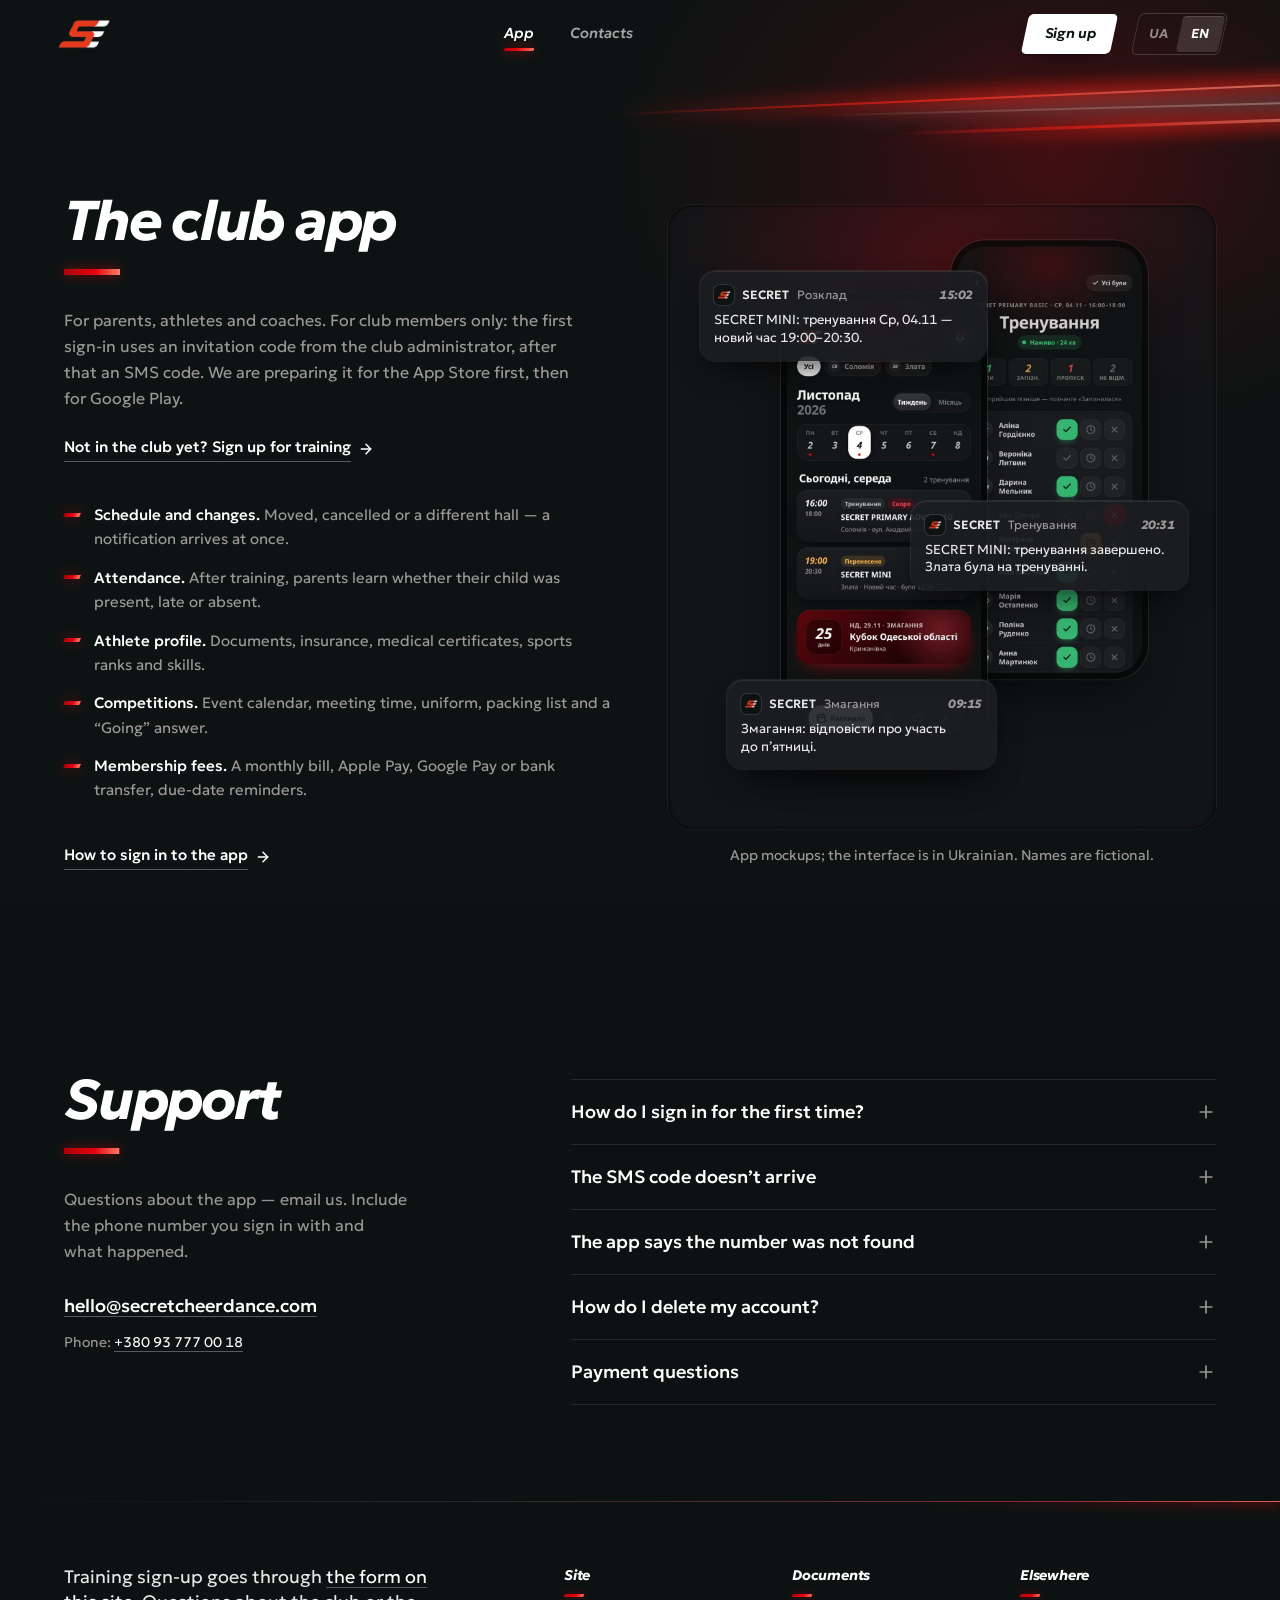
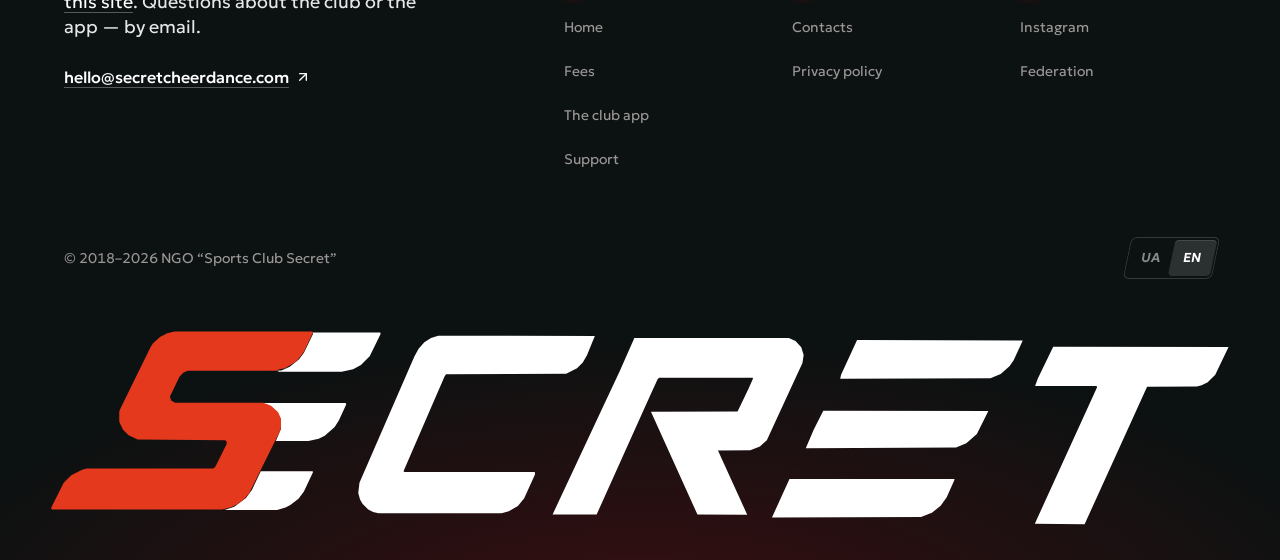
<file: en/app/index.html>
<!doctype html>
<html lang="en">
<head>
<meta charset="utf-8">
<meta name="viewport" content="width=device-width, initial-scale=1">
<title>SECRET club app for parents and athletes — support</title>
<meta name="description" content="Schedule changes, attendance notices for parents, athlete profile, competitions and fees. How to sign in, delete your account and reach support.">
<meta name="theme-color" content="#0c1212">
<link rel="icon" href="/favicon.ico" sizes="32x32">
<link rel="icon" type="image/png" href="/img/icon-192.png" sizes="192x192">
<link rel="apple-touch-icon" href="/img/apple-touch-icon.png">
<link rel="manifest" href="/manifest.webmanifest">
<meta property="og:type" content="website">
<meta property="og:site_name" content="SECRET CHEERDANCE">
<meta property="og:locale" content="en_US">
<meta property="og:locale:alternate" content="uk_UA">
<meta property="og:title" content="SECRET club app for parents and athletes — support">
<meta property="og:description" content="Schedule changes, attendance notices for parents, athlete profile, competitions and fees. How to sign in, delete your account and reach support.">
<meta name="twitter:card" content="summary_large_image">
<meta property="og:url" content="https://secretcheerdance.com/en/app/">
<meta property="og:image" content="https://secretcheerdance.com/img/og-en.jpg">
<meta property="og:image:width" content="1200">
<meta property="og:image:height" content="630">
<link rel="canonical" href="https://secretcheerdance.com/en/app/">
<link rel="alternate" hreflang="uk" href="https://secretcheerdance.com/zastosunok/">
<link rel="alternate" hreflang="en" href="https://secretcheerdance.com/en/app/">
<link rel="alternate" hreflang="x-default" href="https://secretcheerdance.com/zastosunok/">
<script type="application/ld+json">{"@context":"https://schema.org","@graph":[{"@type":["SportsClub","SportsOrganization"],"@id":"https://secretcheerdance.com/#club","name":"SECRET CHEERDANCE","alternateName":["SECRET cheerleading club","SECRET"],"url":"https://secretcheerdance.com/en/","logo":"https://secretcheerdance.com/img/apple-touch-icon.png","image":"https://secretcheerdance.com/img/og-en.jpg","description":"Cheerleading sports club in Odesa, Ukraine, since 2018: seven teams from age 4, European Championship medallists, member of the All-Ukrainian Cheerleading Federation.","sport":"Cheerleading","slogan":"Strength in every move","knowsAbout":["cheerleading","cheerleading for children","cheer dance"],"foundingDate":"2018-08-15","founder":{"@type":"Person","name":"Kristina Yukhimchak"},"email":"hello@secretcheerdance.com","telephone":"+380937770018","address":{"@type":"PostalAddress","streetAddress":"вул. Академічна, 2","addressLocality":"Одеса","addressRegion":"Одеська область","addressCountry":"UA"},"location":[{"@type":"SportsActivityLocation","name":"Національний університет «Одеська юридична академія»","address":{"@type":"PostalAddress","streetAddress":"вул. Академічна, 2","addressLocality":"Одеса","addressRegion":"Одеська область","addressCountry":"UA"},"hasMap":"https://www.google.com/maps/search/?api=1&query=%D0%B2%D1%83%D0%BB.%20%D0%90%D0%BA%D0%B0%D0%B4%D0%B5%D0%BC%D1%96%D1%87%D0%BD%D0%B0%2C%202%2C%20%D0%9E%D0%B4%D0%B5%D1%81%D0%B0"},{"@type":"SportsActivityLocation","name":"Міжнародна академічна школа «Одеса»","address":{"@type":"PostalAddress","streetAddress":"вул. Академічна, 30","addressLocality":"Одеса","addressRegion":"Одеська область","addressCountry":"UA"},"hasMap":"https://www.google.com/maps/search/?api=1&query=%D0%B2%D1%83%D0%BB.%20%D0%90%D0%BA%D0%B0%D0%B4%D0%B5%D0%BC%D1%96%D1%87%D0%BD%D0%B0%2C%2030%2C%20%D0%9E%D0%B4%D0%B5%D1%81%D0%B0"}],"areaServed":{"@type":"City","name":"Odesa"},"memberOf":{"@type":"SportsOrganization","name":"All-Ukrainian Cheerleading Federation","url":"https://all-ukrainian-cheerleading-federation.ua"},"sameAs":["https://www.instagram.com/secret.cheerdance/","https://all-ukrainian-cheerleading-federation.ua/secret.html"]},{"@type":"WebPage","@id":"https://secretcheerdance.com/en/app/#webpage","url":"https://secretcheerdance.com/en/app/","name":"SECRET club app for parents and athletes — support","description":"Schedule changes, attendance notices for parents, athlete profile, competitions and fees. How to sign in, delete your account and reach support.","inLanguage":"en","dateModified":"2026-11-20","isPartOf":{"@id":"https://secretcheerdance.com/#website"},"about":{"@id":"https://secretcheerdance.com/#club"},"breadcrumb":{"@type":"BreadcrumbList","itemListElement":[{"@type":"ListItem","position":1,"name":"Home","item":"https://secretcheerdance.com/en/"},{"@type":"ListItem","position":2,"name":"SECRET club app for parents and athletes","item":"https://secretcheerdance.com/en/app/"}]}},{"@type":"FAQPage","mainEntity":[{"@type":"Question","name":"How do I sign in for the first time?","acceptedAnswer":{"@type":"Answer","text":"Enter the phone number you gave the club. The first time, the app asks for an invitation code — the club administrator sends it to you. After that you sign in with an SMS code only."}},{"@type":"Question","name":"The SMS code doesn’t arrive","acceptedAnswer":{"@type":"Answer","text":"Check the number, wait a minute, then request the code again. If it still doesn’t arrive, email us and we will check your number in the club’s records."}},{"@type":"Question","name":"The app says the number was not found","acceptedAnswer":{"@type":"Answer","text":"Only numbers registered with the club can sign in. Ask the administrator to add your number or to check that it is recorded correctly."}},{"@type":"Question","name":"How do I delete my account?","acceptedAnswer":{"@type":"Answer","text":"In the app: Profile → «Видалити обліковий запис» (Delete account). You can also email us. What is deleted and what the club keeps is in the privacy policy."}},{"@type":"Question","name":"Payment questions","acceptedAnswer":{"@type":"Answer","text":"For bills, due dates and refunds, contact the club administrator or email the club."}}]}]}</script>
<link rel="preload" href="/assets/geologica-latin-slnt-normal-CcH1xNuD.woff2" as="font" type="font/woff2" crossorigin>
<!-- Without JS, motion's start state (opacity 0) must not hide the text. -->
<noscript><style>[style*=opacity\:0]{opacity:1!important;filter:none!important;transform:none!important}</style></noscript>
  <script type="module" crossorigin src="/assets/client-CkAZ_IK_.js"></script>
  <link rel="stylesheet" crossorigin href="/assets/client-CqmLm-fY.css">
</head>
<body>
<div id="root" data-page="app" data-lang="en"><link rel="preload" as="image" href="/img/secret-mark-dark.png"/><a href="#main" class="absolute top-[-100px] left-6 z-50 rounded-md bg-white px-4 py-2 font-medium text-neutral-900 focus:top-3">Skip to content</a><div class="relative isolate"><div aria-hidden="true" class="pointer-events-none absolute inset-x-0 top-0 -z-10 h-[34rem] overflow-hidden [mask-image:linear-gradient(to_bottom,#000_45%,transparent)]"><div class="absolute -top-48 right-[-20%] h-[44rem] w-[75%] bg-[radial-gradient(closest-side,rgba(227,1,13,0.24),rgba(227,1,13,0.07)_55%,rgba(227,1,13,0))]"></div><div aria-hidden="true" class="pointer-events-none absolute inset-0 overflow-hidden mix-blend-screen"><span class="light-line tone-red" style="top:15%;left:48%;opacity:0.8;--w:2px;--a:-2.5deg;clip-path:inset(-40px 0px -40px 100%)"><i style="--sd:3.5s"></i></span><span class="light-line tone-grey" style="top:18.5%;left:64%;opacity:0.5;--w:1.5px;--a:-1.5deg;clip-path:inset(-40px 0px -40px 100%)"></span><span class="light-line tone-red" style="top:21.5%;left:70%;opacity:0.7;--w:2.5px;--a:-2deg;clip-path:inset(-40px 0px -40px 100%)"><i style="--sd:8s"></i></span></div></div><header class="site-header sticky top-0 z-30 w-full pt-3 pb-2 transition-[translate,opacity,background-color,box-shadow] duration-300 ease-out px-6 sm:px-8 md:px-12 lg:px-14"><div class="flex items-center justify-between gap-6"><a href="/en/" class="flex min-h-11 shrink-0 items-center" aria-label="SECRET CHEERDANCE"><img src="/img/secret-mark-dark.png" width="256" height="148" alt="SECRET CHEERDANCE" class="h-auto w-14"/></a><nav aria-label="Sections" class="nav-links relative hidden items-center gap-7 lg:flex xl:gap-9"><a href="/en/app/" aria-current="page" class="nav-link">App<span aria-hidden="true" class="nav-cur"></span></a><a href="/en/contacts/" class="nav-link">Contacts</a><span aria-hidden="true" class="nav-bar-trail"></span><span aria-hidden="true" class="nav-bar"></span></nav><div class="flex items-center gap-2 lg:gap-5"><a href="/en/#signup" class="btn btn-primary btn-sm max-lg:min-h-11"><span class="btn-trail" aria-hidden="true"><i></i><i></i><i></i></span><span class="btn-label">Sign up</span></a><div class="lang lang-en max-lg:hidden" role="group" aria-label="Site language"><span aria-hidden="true" class="lang-thumb"></span><a href="/zastosunok/" hrefLang="uk" lang="uk">UA<span class="sr-only"> — <!-- -->Українська</span></a><span aria-current="true" lang="en"><span class="sr-only">English</span><span aria-hidden="true">EN</span></span></div><button type="button" aria-haspopup="dialog" aria-label="Menu" class="-mr-2.5 flex size-11 items-center justify-center rounded-full text-white transition-colors duration-150 hover:bg-white/5 lg:hidden"><svg xmlns="http://www.w3.org/2000/svg" width="24" height="24" viewBox="0 0 24 24" fill="none" stroke="currentColor" stroke-width="2" stroke-linecap="round" stroke-linejoin="round" class="lucide lucide-menu h-6 w-6" aria-hidden="true"><path d="M4 5h16"></path><path d="M4 12h16"></path><path d="M4 19h16"></path></svg></button></div></div><dialog aria-label="Menu" class="menu m-0 h-full max-h-none w-full max-w-none bg-background p-0 text-white backdrop:bg-transparent open:flex open:flex-col lg:hidden"><div class="flex items-center justify-between pt-4 px-6 sm:px-8 md:px-12 lg:px-14"><a href="/en/" class="flex min-h-11 shrink-0 items-center" aria-label="SECRET CHEERDANCE"><img src="/img/secret-mark-dark.png" width="256" height="148" alt="SECRET CHEERDANCE" class="h-auto w-14"/></a><button type="button" aria-label="Close menu" class="-mr-2.5 flex size-11 items-center justify-center rounded-full text-white transition-colors duration-150 hover:bg-white/5"><svg xmlns="http://www.w3.org/2000/svg" width="24" height="24" viewBox="0 0 24 24" fill="none" stroke="currentColor" stroke-width="2" stroke-linecap="round" stroke-linejoin="round" class="lucide lucide-x h-6 w-6" aria-hidden="true"><path d="M18 6 6 18"></path><path d="m6 6 12 12"></path></svg></button></div><nav aria-label="Sections" class="flex-1 overflow-y-auto pt-8 pb-6 px-6 sm:px-8 md:px-12 lg:px-14"><ul><li style="--i:0"><a href="/en/" class="group slant flex min-h-14 items-center gap-4 text-[clamp(1.75rem,8vw,2.25rem)] leading-none font-bold tracking-[-0.03em] text-white/55 transition-colors duration-150 hover:text-white aria-[current=page]:text-white"><span aria-hidden="true" class="h-1.5 w-6 shrink-0 -skew-x-[24deg] bg-white/10 group-aria-[current=page]:bg-primary"></span>Home</a></li><li style="--i:1"><a href="/en/app/" aria-current="page" class="group slant flex min-h-14 items-center gap-4 text-[clamp(1.75rem,8vw,2.25rem)] leading-none font-bold tracking-[-0.03em] text-white/55 transition-colors duration-150 hover:text-white aria-[current=page]:text-white"><span aria-hidden="true" class="h-1.5 w-6 shrink-0 -skew-x-[24deg] bg-white/10 group-aria-[current=page]:bg-primary"></span>App</a></li><li style="--i:2"><a href="/en/contacts/" class="group slant flex min-h-14 items-center gap-4 text-[clamp(1.75rem,8vw,2.25rem)] leading-none font-bold tracking-[-0.03em] text-white/55 transition-colors duration-150 hover:text-white aria-[current=page]:text-white"><span aria-hidden="true" class="h-1.5 w-6 shrink-0 -skew-x-[24deg] bg-white/10 group-aria-[current=page]:bg-primary"></span>Contacts</a></li></ul></nav><div class="space-y-3 border-t border-white/10 pt-5 pb-[max(1.25rem,env(safe-area-inset-bottom))] px-6 sm:px-8 md:px-12 lg:px-14"><a href="/en/#signup" class="btn btn-primary w-full"><span class="btn-trail" aria-hidden="true"><i></i><i></i><i></i></span><span class="btn-label">Sign up for training</span></a><div class="flex justify-center pt-1"><div class="lang lang-en lang-lg" role="group" aria-label="Site language"><span aria-hidden="true" class="lang-thumb"></span><a href="/zastosunok/" hrefLang="uk" lang="uk">UA<span class="sr-only"> — <!-- -->Українська</span></a><span aria-current="true" lang="en"><span class="sr-only">English</span><span aria-hidden="true">EN</span></span></div></div></div></dialog></header><main id="main" class="pt-2 lg:pt-8"><section id="app" aria-labelledby="app-title" class="w-full scroll-mt-4 px-6 py-20 sm:px-8 md:px-12 md:py-24 lg:px-14"><div class="mx-auto grid max-w-site items-center gap-14 lg:grid-cols-2"><div><h1 id="app-title" class="slant text-[2.5rem] leading-[1.02] font-bold tracking-[-0.04em] text-white md:text-5xl lg:text-[3.5rem]">The club app<span aria-hidden="true" class="bar-light mt-5 block h-1.5 w-14 origin-left -skew-x-[24deg]" style="opacity:0;transform:scaleX(0)"></span></h1><p class="mt-8 max-w-lg leading-relaxed text-muted-foreground">For parents, athletes and coaches. For club members only: the first sign-in uses an invitation code from the club administrator, after that an SMS code. We are preparing it for the App Store first, then for Google Play.</p><a href="/en/#signup" class="link-go mt-4"><span>Not in the club yet? Sign up for training</span><svg xmlns="http://www.w3.org/2000/svg" width="24" height="24" viewBox="0 0 24 24" fill="none" stroke="currentColor" stroke-width="2.25" stroke-linecap="round" stroke-linejoin="round" class="lucide lucide-arrow-right" aria-hidden="true"><path d="M5 12h14"></path><path d="m12 5 7 7-7 7"></path></svg></a><ul class="mt-8 space-y-3.5"><li class="flex items-start gap-3.5"><span aria-hidden="true" class="bar-light mt-[0.6em] h-1 w-4 shrink-0 -skew-x-[24deg]"></span><p class="text-[15px] leading-relaxed text-muted-foreground"><span class="font-medium text-white">Schedule and changes<!-- -->.</span> <!-- -->Moved, cancelled or a different hall — a notification arrives at once.</p></li><li class="flex items-start gap-3.5"><span aria-hidden="true" class="bar-light mt-[0.6em] h-1 w-4 shrink-0 -skew-x-[24deg]"></span><p class="text-[15px] leading-relaxed text-muted-foreground"><span class="font-medium text-white">Attendance<!-- -->.</span> <!-- -->After training, parents learn whether their child was present, late or absent.</p></li><li class="flex items-start gap-3.5"><span aria-hidden="true" class="bar-light mt-[0.6em] h-1 w-4 shrink-0 -skew-x-[24deg]"></span><p class="text-[15px] leading-relaxed text-muted-foreground"><span class="font-medium text-white">Athlete profile<!-- -->.</span> <!-- -->Documents, insurance, medical certificates, sports ranks and skills.</p></li><li class="flex items-start gap-3.5"><span aria-hidden="true" class="bar-light mt-[0.6em] h-1 w-4 shrink-0 -skew-x-[24deg]"></span><p class="text-[15px] leading-relaxed text-muted-foreground"><span class="font-medium text-white">Competitions<!-- -->.</span> <!-- -->Event calendar, meeting time, uniform, packing list and a “Going” answer.</p></li><li class="flex items-start gap-3.5"><span aria-hidden="true" class="bar-light mt-[0.6em] h-1 w-4 shrink-0 -skew-x-[24deg]"></span><p class="text-[15px] leading-relaxed text-muted-foreground"><span class="font-medium text-white">Membership fees<!-- -->.</span> <!-- -->A monthly bill, Apple Pay, Google Pay or bank transfer, due-date reminders.</p></li></ul><a href="#support" class="link-go mt-8"><span>How to sign in to the app</span><svg xmlns="http://www.w3.org/2000/svg" width="24" height="24" viewBox="0 0 24 24" fill="none" stroke="currentColor" stroke-width="2.25" stroke-linecap="round" stroke-linejoin="round" class="lucide lucide-arrow-right" aria-hidden="true"><path d="M5 12h14"></path><path d="m12 5 7 7-7 7"></path></svg></a></div><figure><div class="relative sm:overflow-hidden sm:rounded-3xl sm:bg-card/60 sm:p-8 sm:shadow-[inset_0_0_4px_0_rgba(0,0,0,1),0_0_0_1px_rgba(255,255,255,0.05)]"><div class="pointer-events-none absolute -top-24 left-1/2 hidden h-72 w-[520px] -translate-x-1/2 bg-[radial-gradient(closest-side,rgba(227,1,13,0.18),rgba(227,1,13,0))] sm:block" aria-hidden="true"></div><div class="relative mx-auto flex max-w-md flex-col gap-3 sm:block sm:aspect-[4/5]"><div class="relative mb-3 flex justify-center sm:absolute sm:inset-0 sm:mb-0"><div class="rounded-[34px] bg-[#050707] p-[6px] shadow-[0_0_0_1px_rgba(255,255,255,0.1),0_24px_48px_-16px_rgba(0,0,0,0.8)] w-[44%] translate-x-[10%] translate-y-[-2%] opacity-80 sm:absolute sm:top-[2%] sm:right-[4%] sm:w-[44%] sm:translate-x-0"><img src="/img/app-attendance.jpg" width="540" height="1246" loading="lazy" decoding="async" alt="Coach screen: marking attendance at a training" class="block h-auto w-full rounded-[28px]"/></div><div class="rounded-[34px] bg-[#050707] p-[6px] shadow-[0_0_0_1px_rgba(255,255,255,0.1),0_24px_48px_-16px_rgba(0,0,0,0.8)] relative z-10 w-[48%] -translate-x-[8%] translate-y-[8%] sm:absolute sm:top-[10%] sm:left-[14%] sm:w-[46%] sm:translate-x-0 sm:translate-y-0"><img src="/img/app-calendar.jpg" width="540" height="1246" loading="lazy" decoding="async" alt="Parent screen: the week’s calendar with two children’s trainings, a rescheduled training and a countdown to a competition" class="block h-auto w-full rounded-[28px]"/></div></div><div class="relative z-20 sm:absolute sm:top-[6%] sm:left-[-4%] sm:w-[64%]" style="transform:translateY(14px)"><div lang="uk" class="rounded-2xl bg-[#1b1c20]/90 p-3.5 shadow-[0_0_0_1px_rgba(255,255,255,0.08),inset_0_1px_0_rgba(255,255,255,0.08),0_16px_32px_-12px_rgba(0,0,0,0.8)]"><div class="flex items-center gap-2 text-xs"><span class="flex size-5 items-center justify-center rounded-[6px] bg-[#0c1212] shadow-[0_0_0_1px_rgba(255,255,255,0.1)]"><img src="/img/secret-mark-dark.png" width="256" height="148" alt="" class="w-3.5"/></span><span class="font-semibold text-white/90">SECRET</span><span class="text-muted-foreground">Розклад</span><span class="num ml-auto text-muted-foreground">15:02</span></div><p class="mt-1.5 text-[13px] leading-snug text-white/90">SECRET MINI: тренування Ср, 04.11 — новий час 19:00–20:30.</p></div></div><div class="relative z-20 sm:absolute sm:top-[47%] sm:right-[-5%] sm:w-[62%]" style="transform:translateY(14px)"><div lang="uk" class="rounded-2xl bg-[#1b1c20]/90 p-3.5 shadow-[0_0_0_1px_rgba(255,255,255,0.08),inset_0_1px_0_rgba(255,255,255,0.08),0_16px_32px_-12px_rgba(0,0,0,0.8)]"><div class="flex items-center gap-2 text-xs"><span class="flex size-5 items-center justify-center rounded-[6px] bg-[#0c1212] shadow-[0_0_0_1px_rgba(255,255,255,0.1)]"><img src="/img/secret-mark-dark.png" width="256" height="148" alt="" class="w-3.5"/></span><span class="font-semibold text-white/90">SECRET</span><span class="text-muted-foreground">Тренування</span><span class="num ml-auto text-muted-foreground">20:31</span></div><p class="mt-1.5 text-[13px] leading-snug text-white/90">SECRET MINI: тренування завершено. Злата була на тренуванні.</p></div></div><div class="relative z-20 sm:absolute sm:bottom-[5%] sm:left-[2%] sm:w-[60%]" style="transform:translateY(14px)"><div lang="uk" class="rounded-2xl bg-[#1b1c20]/90 p-3.5 shadow-[0_0_0_1px_rgba(255,255,255,0.08),inset_0_1px_0_rgba(255,255,255,0.08),0_16px_32px_-12px_rgba(0,0,0,0.8)]"><div class="flex items-center gap-2 text-xs"><span class="flex size-5 items-center justify-center rounded-[6px] bg-[#0c1212] shadow-[0_0_0_1px_rgba(255,255,255,0.1)]"><img src="/img/secret-mark-dark.png" width="256" height="148" alt="" class="w-3.5"/></span><span class="font-semibold text-white/90">SECRET</span><span class="text-muted-foreground">Змагання</span><span class="num ml-auto text-muted-foreground">09:15</span></div><p class="mt-1.5 text-[13px] leading-snug text-white/90">Змагання: відповісти про участь до п’ятниці.</p></div></div></div></div><figcaption class="mt-4 text-center text-sm text-muted-foreground">App mockups; the interface is in Ukrainian. Names are fictional.</figcaption></figure></div></section><section id="support" aria-labelledby="support-title" class="w-full scroll-mt-4 px-6 py-20 sm:px-8 md:px-12 md:py-24 lg:px-14"><div class="mx-auto grid max-w-site gap-12 lg:grid-cols-12 lg:gap-16"><div class="lg:col-span-5"><h2 id="support-title" class="slant text-[2.5rem] leading-[1.02] font-bold tracking-[-0.04em] text-white md:text-5xl lg:text-[3.5rem]">Support<span aria-hidden="true" class="bar-light mt-5 block h-1.5 w-14 origin-left -skew-x-[24deg]" style="opacity:0;transform:scaleX(0)"></span></h2><p class="mt-8 max-w-sm leading-relaxed text-muted-foreground">Questions about the app — email us. Include the phone number you sign in with and what happened.</p><a href="mailto:hello@secretcheerdance.com" class="mt-5 inline-flex min-h-11 items-center text-lg font-medium text-white underline decoration-white/30 underline-offset-4 transition-colors hover:decoration-white">hello@secretcheerdance.com</a><p class="mt-1 text-sm text-muted-foreground">Phone<!-- -->:<!-- --> <a href="tel:+380937770018" class="text-white underline decoration-white/30 underline-offset-4 hover:decoration-white">+380 93 777 00 18</a></p></div><div class="border-t border-white/10 lg:col-span-7 lg:mt-2"><details class="acc group border-b border-white/10"><summary class="flex min-h-16 cursor-pointer list-none items-center gap-6 py-4 [&amp;::-webkit-details-marker]:hidden"><span class="flex-1 text-left text-base font-medium text-white md:text-lg">How do I sign in for the first time?</span><svg xmlns="http://www.w3.org/2000/svg" width="24" height="24" viewBox="0 0 24 24" fill="none" stroke="currentColor" stroke-width="2" stroke-linecap="round" stroke-linejoin="round" class="lucide lucide-plus acc-icon h-5 w-5 shrink-0 text-muted-foreground" aria-hidden="true"><path d="M5 12h14"></path><path d="M12 5v14"></path></svg></summary><p class="max-w-2xl pr-10 pb-6 text-[15px] leading-relaxed text-muted-foreground md:text-base [&amp;_a]:text-white [&amp;_a]:underline [&amp;_a]:underline-offset-3">Enter the phone number you gave the club. The first time, the app asks for an invitation code — the club administrator sends it to you. After that you sign in with an SMS code only.</p></details><details class="acc group border-b border-white/10"><summary class="flex min-h-16 cursor-pointer list-none items-center gap-6 py-4 [&amp;::-webkit-details-marker]:hidden"><span class="flex-1 text-left text-base font-medium text-white md:text-lg">The SMS code doesn’t arrive</span><svg xmlns="http://www.w3.org/2000/svg" width="24" height="24" viewBox="0 0 24 24" fill="none" stroke="currentColor" stroke-width="2" stroke-linecap="round" stroke-linejoin="round" class="lucide lucide-plus acc-icon h-5 w-5 shrink-0 text-muted-foreground" aria-hidden="true"><path d="M5 12h14"></path><path d="M12 5v14"></path></svg></summary><p class="max-w-2xl pr-10 pb-6 text-[15px] leading-relaxed text-muted-foreground md:text-base [&amp;_a]:text-white [&amp;_a]:underline [&amp;_a]:underline-offset-3">Check the number, wait a minute, then request the code again. If it still doesn’t arrive, email us and we will check your number in the club’s records.</p></details><details class="acc group border-b border-white/10"><summary class="flex min-h-16 cursor-pointer list-none items-center gap-6 py-4 [&amp;::-webkit-details-marker]:hidden"><span class="flex-1 text-left text-base font-medium text-white md:text-lg">The app says the number was not found</span><svg xmlns="http://www.w3.org/2000/svg" width="24" height="24" viewBox="0 0 24 24" fill="none" stroke="currentColor" stroke-width="2" stroke-linecap="round" stroke-linejoin="round" class="lucide lucide-plus acc-icon h-5 w-5 shrink-0 text-muted-foreground" aria-hidden="true"><path d="M5 12h14"></path><path d="M12 5v14"></path></svg></summary><p class="max-w-2xl pr-10 pb-6 text-[15px] leading-relaxed text-muted-foreground md:text-base [&amp;_a]:text-white [&amp;_a]:underline [&amp;_a]:underline-offset-3">Only numbers registered with the club can sign in. Ask the administrator to add your number or to check that it is recorded correctly.</p></details><details class="acc group border-b border-white/10"><summary class="flex min-h-16 cursor-pointer list-none items-center gap-6 py-4 [&amp;::-webkit-details-marker]:hidden"><span class="flex-1 text-left text-base font-medium text-white md:text-lg">How do I delete my account?</span><svg xmlns="http://www.w3.org/2000/svg" width="24" height="24" viewBox="0 0 24 24" fill="none" stroke="currentColor" stroke-width="2" stroke-linecap="round" stroke-linejoin="round" class="lucide lucide-plus acc-icon h-5 w-5 shrink-0 text-muted-foreground" aria-hidden="true"><path d="M5 12h14"></path><path d="M12 5v14"></path></svg></summary><p class="max-w-2xl pr-10 pb-6 text-[15px] leading-relaxed text-muted-foreground md:text-base [&amp;_a]:text-white [&amp;_a]:underline [&amp;_a]:underline-offset-3">In the app: Profile → <span lang="uk">«Видалити обліковий запис»</span> (Delete account). You can also email us. What is deleted and what the club keeps is in the<!-- --> <a href="/en/privacy/#delete">privacy policy</a>.</p></details><details class="acc group border-b border-white/10"><summary class="flex min-h-16 cursor-pointer list-none items-center gap-6 py-4 [&amp;::-webkit-details-marker]:hidden"><span class="flex-1 text-left text-base font-medium text-white md:text-lg">Payment questions</span><svg xmlns="http://www.w3.org/2000/svg" width="24" height="24" viewBox="0 0 24 24" fill="none" stroke="currentColor" stroke-width="2" stroke-linecap="round" stroke-linejoin="round" class="lucide lucide-plus acc-icon h-5 w-5 shrink-0 text-muted-foreground" aria-hidden="true"><path d="M5 12h14"></path><path d="M12 5v14"></path></svg></summary><p class="max-w-2xl pr-10 pb-6 text-[15px] leading-relaxed text-muted-foreground md:text-base [&amp;_a]:text-white [&amp;_a]:underline [&amp;_a]:underline-offset-3">For bills, due dates and refunds, contact the club administrator or email the club.</p></details></div></div></section></main></div><footer class="seam relative isolate w-full overflow-hidden [container-type:inline-size]"><div aria-hidden="true" class="pointer-events-none absolute -bottom-[30cqw] left-1/2 -z-10 h-[48cqw] w-[120cqw] -translate-x-1/2 bg-[radial-gradient(closest-side,rgba(227,1,13,0.22),rgba(227,1,13,0))]"></div><div class="relative px-6 pt-16 sm:px-8 md:px-12 lg:px-14"><div class="mx-auto max-w-site"><div class="grid gap-12 lg:grid-cols-12"><div class="lg:col-span-5"><p class="max-w-sm text-lg leading-snug text-white/90 [&amp;_a]:text-white [&amp;_a]:underline [&amp;_a]:decoration-white/30 [&amp;_a]:underline-offset-4 [&amp;_a:hover]:decoration-white">Training sign-up goes through <a href="/en/#signup">the form on this site</a>. Questions about the club or the app — by email.</p><a href="mailto:hello@secretcheerdance.com" class="group mt-4 inline-flex min-h-11 items-center gap-1.5 text-base font-medium text-white underline decoration-white/30 underline-offset-4 hover:decoration-white">hello@secretcheerdance.com<svg xmlns="http://www.w3.org/2000/svg" width="24" height="24" viewBox="0 0 24 24" fill="none" stroke="currentColor" stroke-width="2" stroke-linecap="round" stroke-linejoin="round" class="lucide lucide-arrow-up-right h-4 w-4 transition-transform duration-150 group-hover:translate-x-0.5 group-hover:-translate-y-0.5" aria-hidden="true"><path d="M7 7h10v10"></path><path d="M7 17 17 7"></path></svg></a></div><nav class="grid grid-cols-2 gap-x-8 gap-y-6 sm:grid-cols-3 lg:col-span-7" aria-label="Links"><div class="flex flex-col"><p class="t-head mb-2 text-sm text-white">Site</p><a href="/en/" class="flex min-h-11 items-center text-sm text-muted-foreground transition-colors hover:text-white">Home</a><a href="/en/#prices" class="flex min-h-11 items-center text-sm text-muted-foreground transition-colors hover:text-white">Fees</a><a href="/en/app/" class="flex min-h-11 items-center text-sm text-muted-foreground transition-colors hover:text-white">The club app</a><a href="/en/app/#support" class="flex min-h-11 items-center text-sm text-muted-foreground transition-colors hover:text-white">Support</a></div><div class="flex flex-col"><p class="t-head mb-2 text-sm text-white">Documents</p><a href="/en/contacts/" class="flex min-h-11 items-center text-sm text-muted-foreground transition-colors hover:text-white">Contacts</a><a href="/en/privacy/" class="flex min-h-11 items-center text-sm text-muted-foreground transition-colors hover:text-white">Privacy policy</a></div><div class="flex flex-col"><p class="t-head mb-2 text-sm text-white">Elsewhere</p><a href="https://www.instagram.com/secret.cheerdance/" class="flex min-h-11 items-center text-sm text-muted-foreground transition-colors hover:text-white">Instagram</a><a href="https://all-ukrainian-cheerleading-federation.ua" class="flex min-h-11 items-center text-sm text-muted-foreground transition-colors hover:text-white">Federation</a></div></nav></div><div class="mt-14 flex flex-col items-start gap-3 text-sm text-muted-foreground sm:flex-row sm:items-center sm:justify-between"><p class="py-2">© 2018–2026 NGO “Sports Club Secret”</p><div class="lang lang-en" role="group" aria-label="Site language"><span aria-hidden="true" class="lang-thumb"></span><a href="/zastosunok/" hrefLang="uk" lang="uk">UA<span class="sr-only"> — <!-- -->Українська</span></a><span aria-current="true" lang="en"><span class="sr-only">English</span><span aria-hidden="true">EN</span></span></div></div></div></div><svg aria-hidden="true" viewBox="103 0 1951 297" class="pointer-events-none mx-auto mt-[4cqw] mb-[4cqw] block w-[92cqw] overflow-visible select-none"><path d="M324.5 117 591.5 117 592 119.5 580 145.5 573 156.5 556.5 171 546.5 176 529.5 180 475.5 180 484 159.5 484 144.5 479 133.5 470.5 125 461.5 120 454.5 118ZM450.5 230 536.5 230 537 231.5 522 263.5 513 275.5 499.5 286 491.5 290 477.5 294 390.5 294 406.5 289 426 274.5 436 260.5ZM536.5 0 648.5 0 649 2.5 631 39.5 616.5 54 603.5 61 584.5 65 479.5 65 479.5 63 484.5 63 498.5 57 514 44.5 522 33.5 537 2.5Z" fill="#fff" fill-rule="evenodd" style="transform:translateY(80px);opacity:0;transform-origin:50% 50%;transform-box:fill-box"></path><path d="M744.5 3 1004 3.5 991 35.5 984 47.5 974.5 57 956.5 66 757.5 67 755 70.5 687 227.5 688.5 229 904.5 229 905 232.5 887 272.5 876.5 285 861.5 294 849.5 297 645.5 297 636.5 295 628.5 291 619 281.5 615 274.5 612 263.5 614 246.5 705 37.5 712 24.5 721.5 14 732.5 7Z" fill="#fff" fill-rule="evenodd" style="transform:translateY(80px);opacity:0;transform-origin:50% 50%;transform-box:fill-box"></path><path d="M1069.5 3 1325.5 3 1336.5 8 1346 18.5 1350 31.5 1348 44.5 1289 172.5 1277.5 183 1261.5 189 1208 189.5 1256.5 296 1174 295.5 1097 125.5 1240.5 125 1258 88.5 1266 70.5 1265.5 69 1110.5 69 1108 71.5 1097 95.5 1007 295.5 934 295.5 1045 58.5Z" fill="#fff" fill-rule="evenodd" style="transform:translateY(80px);opacity:0;transform-origin:50% 50%;transform-box:fill-box"></path><path d="M1326.5 231 1599.5 231 1600 232.5 1587 261.5 1577 275.5 1562.5 287 1544.5 294 1297.5 295ZM1382.5 118 1656 118.5 1637 156.5 1619.5 172 1602.5 179 1353.5 180 1367 148.5ZM1438.5 1 1713 1.5 1698 34.5 1691 44.5 1676.5 57 1659.5 64 1410.5 65 1412 58.5Z" fill="#fff" fill-rule="evenodd" style="transform:translateY(80px);opacity:0;transform-origin:50% 50%;transform-box:fill-box"></path><path d="M1763.5 3 2054 3.5 2032 49.5 2019.5 62 2009.5 67 2001.5 69 1919 69.5 1815.5 297 1733 296.5 1836 70.5 1835.5 68 1733.5 68 1738 55.5Z" fill="#fff" fill-rule="evenodd" style="transform:translateY(80px);opacity:0;transform-origin:50% 50%;transform-box:fill-box"></path><path d="M307.5 0 535.5 0 537 1.5 522 33.5 514 44.5 507.5 51 490.5 61 479.5 63 478.5 65 329.5 65 322.5 68 316 74.5 300 107.5 302 114.5 308.5 118 454.5 118 467.5 123 479 133.5 484 144.5 484 159.5 482 165.5 431 268.5 421.5 279 413.5 285 401.5 291 386.5 295 104.5 295 103 292.5 124 250.5 136.5 238 154.5 229 162.5 227 371.5 227 375 224.5 394 186.5 394 182.5 391.5 180 246.5 179 231.5 172 222 162.5 216 149.5 216 132.5 218 127.5 268 25.5 272 19.5 283.5 9 295.5 3Z" fill="#E4391D" fill-rule="evenodd" style="transform:translateY(80px);opacity:0;transform-origin:50% 50%;transform-box:fill-box"></path></svg></footer><button type="button" aria-label="Back to top" data-shown="false" inert="" class="to-top"><span class="to-top-fill" aria-hidden="true"></span><span class="to-top-icon" aria-hidden="true"><svg xmlns="http://www.w3.org/2000/svg" width="24" height="24" viewBox="0 0 24 24" fill="none" stroke="currentColor" stroke-width="2.25" stroke-linecap="round" stroke-linejoin="round" class="lucide lucide-arrow-up" aria-hidden="true"><path d="m5 12 7-7 7 7"></path><path d="M12 19V5"></path></svg><svg xmlns="http://www.w3.org/2000/svg" width="24" height="24" viewBox="0 0 24 24" fill="none" stroke="currentColor" stroke-width="2.25" stroke-linecap="round" stroke-linejoin="round" class="lucide lucide-arrow-up" aria-hidden="true"><path d="m5 12 7-7 7 7"></path><path d="M12 19V5"></path></svg></span></button></div>
</body>
</html>
</file>
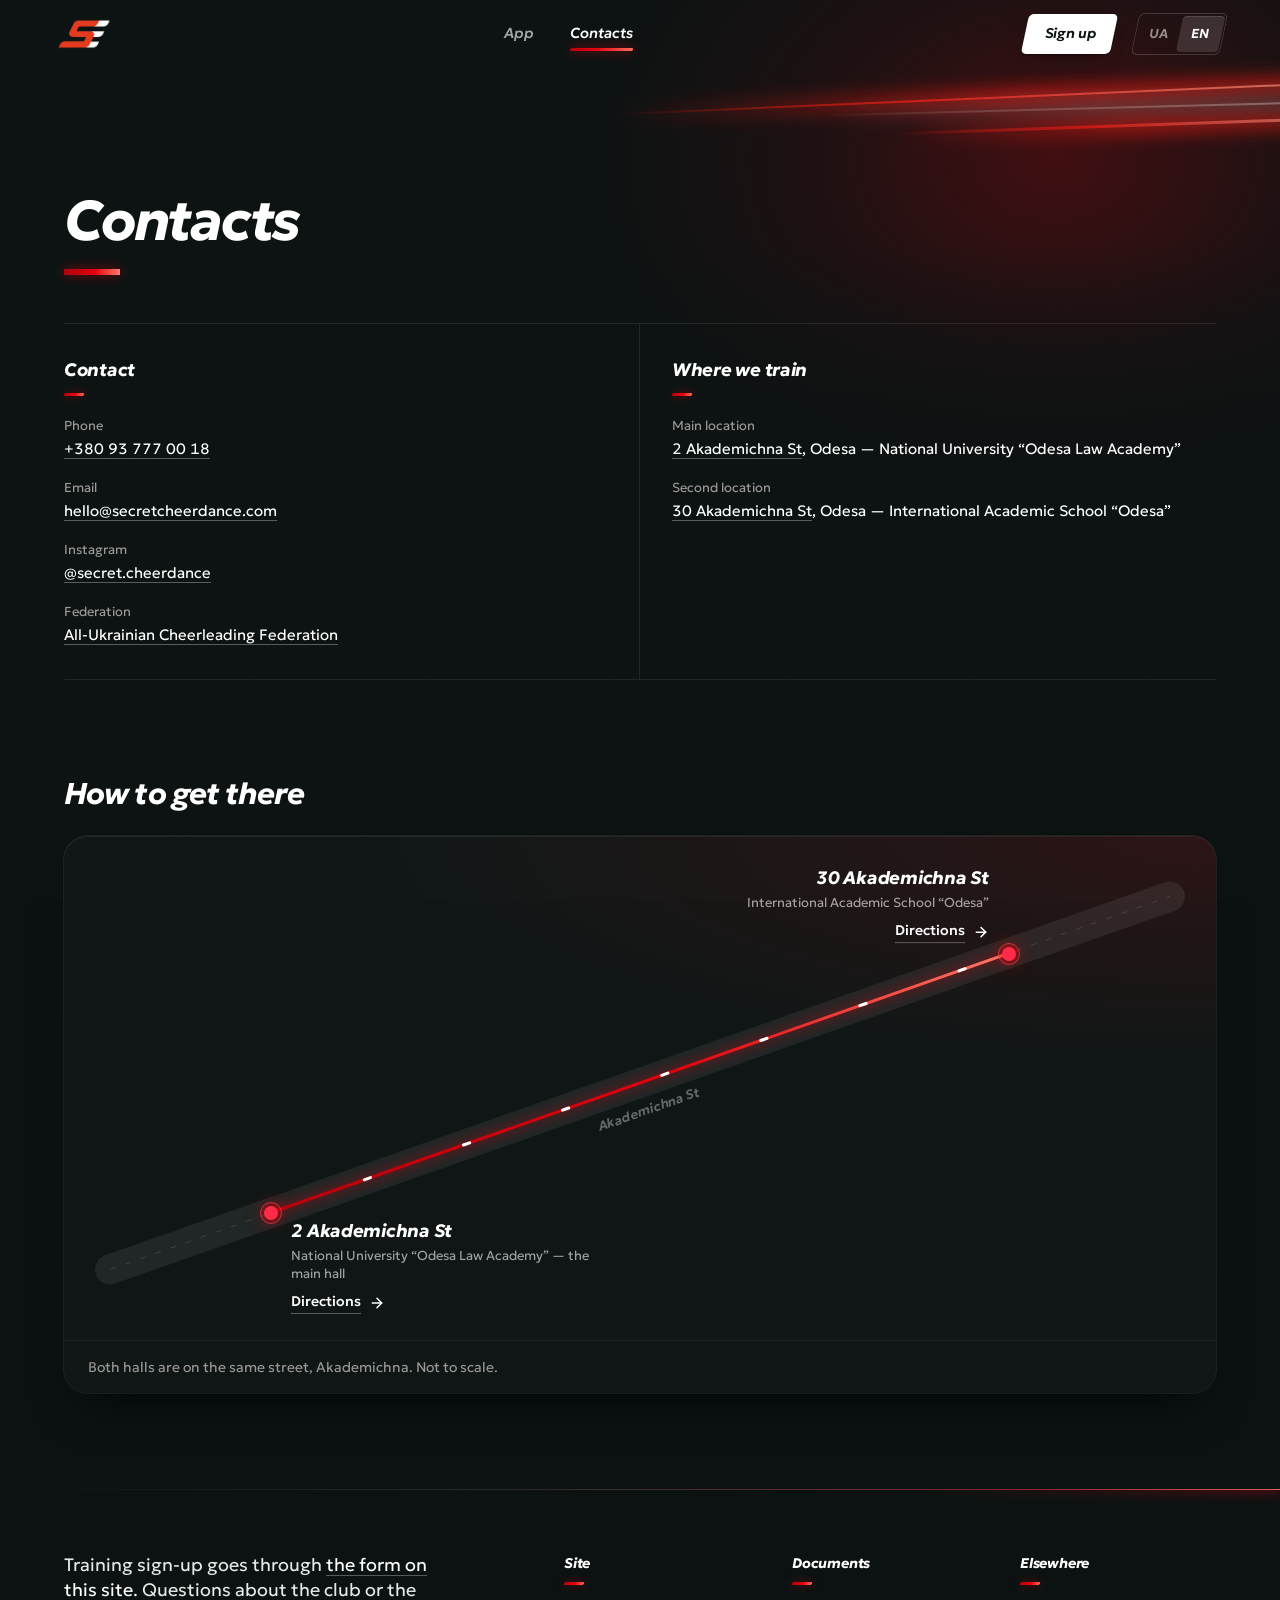
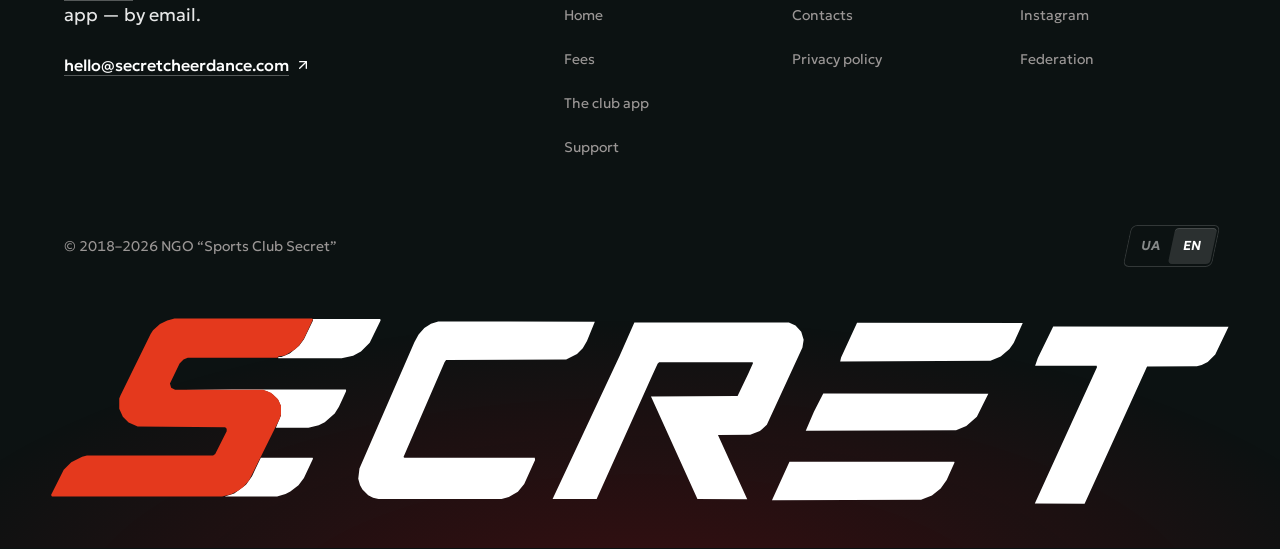
<file: en/contacts/index.html>
<!doctype html>
<html lang="en">
<head>
<meta charset="utf-8">
<meta name="viewport" content="width=device-width, initial-scale=1">
<title>Contacts — SECRET cheerleading club, Odesa</title>
<meta name="description" content="Phone, email, Instagram and training locations of the SECRET cheerleading club in Odesa, Ukraine, and how to reach the halls.">
<meta name="theme-color" content="#0c1212">
<link rel="icon" href="/favicon.ico" sizes="32x32">
<link rel="icon" type="image/png" href="/img/icon-192.png" sizes="192x192">
<link rel="apple-touch-icon" href="/img/apple-touch-icon.png">
<link rel="manifest" href="/manifest.webmanifest">
<meta property="og:type" content="website">
<meta property="og:site_name" content="SECRET CHEERDANCE">
<meta property="og:locale" content="en_US">
<meta property="og:locale:alternate" content="uk_UA">
<meta property="og:title" content="Contacts — SECRET cheerleading club, Odesa">
<meta property="og:description" content="Phone, email, Instagram and training locations of the SECRET cheerleading club in Odesa, Ukraine, and how to reach the halls.">
<meta name="twitter:card" content="summary_large_image">
<meta property="og:url" content="https://secretcheerdance.com/en/contacts/">
<meta property="og:image" content="https://secretcheerdance.com/img/og-en.jpg">
<meta property="og:image:width" content="1200">
<meta property="og:image:height" content="630">
<link rel="canonical" href="https://secretcheerdance.com/en/contacts/">
<link rel="alternate" hreflang="uk" href="https://secretcheerdance.com/kontakty/">
<link rel="alternate" hreflang="en" href="https://secretcheerdance.com/en/contacts/">
<link rel="alternate" hreflang="x-default" href="https://secretcheerdance.com/kontakty/">
<script type="application/ld+json">{"@context":"https://schema.org","@graph":[{"@type":["SportsClub","SportsOrganization"],"@id":"https://secretcheerdance.com/#club","name":"SECRET CHEERDANCE","alternateName":["SECRET cheerleading club","SECRET"],"url":"https://secretcheerdance.com/en/","logo":"https://secretcheerdance.com/img/apple-touch-icon.png","image":"https://secretcheerdance.com/img/og-en.jpg","description":"Cheerleading sports club in Odesa, Ukraine, since 2018: seven teams from age 4, European Championship medallists, member of the All-Ukrainian Cheerleading Federation.","sport":"Cheerleading","slogan":"Strength in every move","knowsAbout":["cheerleading","cheerleading for children","cheer dance"],"foundingDate":"2018-08-15","founder":{"@type":"Person","name":"Kristina Yukhimchak"},"email":"hello@secretcheerdance.com","telephone":"+380937770018","address":{"@type":"PostalAddress","streetAddress":"вул. Академічна, 2","addressLocality":"Одеса","addressRegion":"Одеська область","addressCountry":"UA"},"location":[{"@type":"SportsActivityLocation","name":"Національний університет «Одеська юридична академія»","address":{"@type":"PostalAddress","streetAddress":"вул. Академічна, 2","addressLocality":"Одеса","addressRegion":"Одеська область","addressCountry":"UA"},"hasMap":"https://www.google.com/maps/search/?api=1&query=%D0%B2%D1%83%D0%BB.%20%D0%90%D0%BA%D0%B0%D0%B4%D0%B5%D0%BC%D1%96%D1%87%D0%BD%D0%B0%2C%202%2C%20%D0%9E%D0%B4%D0%B5%D1%81%D0%B0"},{"@type":"SportsActivityLocation","name":"Міжнародна академічна школа «Одеса»","address":{"@type":"PostalAddress","streetAddress":"вул. Академічна, 30","addressLocality":"Одеса","addressRegion":"Одеська область","addressCountry":"UA"},"hasMap":"https://www.google.com/maps/search/?api=1&query=%D0%B2%D1%83%D0%BB.%20%D0%90%D0%BA%D0%B0%D0%B4%D0%B5%D0%BC%D1%96%D1%87%D0%BD%D0%B0%2C%2030%2C%20%D0%9E%D0%B4%D0%B5%D1%81%D0%B0"}],"areaServed":{"@type":"City","name":"Odesa"},"memberOf":{"@type":"SportsOrganization","name":"All-Ukrainian Cheerleading Federation","url":"https://all-ukrainian-cheerleading-federation.ua"},"sameAs":["https://www.instagram.com/secret.cheerdance/","https://all-ukrainian-cheerleading-federation.ua/secret.html"]},{"@type":"ContactPage","@id":"https://secretcheerdance.com/en/contacts/#webpage","url":"https://secretcheerdance.com/en/contacts/","name":"Contacts — SECRET cheerleading club, Odesa","description":"Phone, email, Instagram and training locations of the SECRET cheerleading club in Odesa, Ukraine, and how to reach the halls.","inLanguage":"en","dateModified":"2026-11-20","isPartOf":{"@id":"https://secretcheerdance.com/#website"},"about":{"@id":"https://secretcheerdance.com/#club"},"breadcrumb":{"@type":"BreadcrumbList","itemListElement":[{"@type":"ListItem","position":1,"name":"Home","item":"https://secretcheerdance.com/en/"},{"@type":"ListItem","position":2,"name":"Contacts","item":"https://secretcheerdance.com/en/contacts/"}]}}]}</script>
<link rel="preload" href="/assets/geologica-latin-slnt-normal-CcH1xNuD.woff2" as="font" type="font/woff2" crossorigin>
<!-- Without JS, motion's start state (opacity 0) must not hide the text. -->
<noscript><style>[style*=opacity\:0]{opacity:1!important;filter:none!important;transform:none!important}</style></noscript>
  <script type="module" crossorigin src="/assets/client-CkAZ_IK_.js"></script>
  <link rel="stylesheet" crossorigin href="/assets/client-CqmLm-fY.css">
</head>
<body>
<div id="root" data-page="contacts" data-lang="en"><link rel="preload" as="image" href="/img/secret-mark-dark.png"/><a href="#main" class="absolute top-[-100px] left-6 z-50 rounded-md bg-white px-4 py-2 font-medium text-neutral-900 focus:top-3">Skip to content</a><div class="relative isolate"><div aria-hidden="true" class="pointer-events-none absolute inset-x-0 top-0 -z-10 h-[34rem] overflow-hidden [mask-image:linear-gradient(to_bottom,#000_45%,transparent)]"><div class="absolute -top-48 right-[-20%] h-[44rem] w-[75%] bg-[radial-gradient(closest-side,rgba(227,1,13,0.24),rgba(227,1,13,0.07)_55%,rgba(227,1,13,0))]"></div><div aria-hidden="true" class="pointer-events-none absolute inset-0 overflow-hidden mix-blend-screen"><span class="light-line tone-red" style="top:15%;left:48%;opacity:0.8;--w:2px;--a:-2.5deg;clip-path:inset(-40px 0px -40px 100%)"><i style="--sd:3.5s"></i></span><span class="light-line tone-grey" style="top:18.5%;left:64%;opacity:0.5;--w:1.5px;--a:-1.5deg;clip-path:inset(-40px 0px -40px 100%)"></span><span class="light-line tone-red" style="top:21.5%;left:70%;opacity:0.7;--w:2.5px;--a:-2deg;clip-path:inset(-40px 0px -40px 100%)"><i style="--sd:8s"></i></span></div></div><header class="site-header sticky top-0 z-30 w-full pt-3 pb-2 transition-[translate,opacity,background-color,box-shadow] duration-300 ease-out px-6 sm:px-8 md:px-12 lg:px-14"><div class="flex items-center justify-between gap-6"><a href="/en/" class="flex min-h-11 shrink-0 items-center" aria-label="SECRET CHEERDANCE"><img src="/img/secret-mark-dark.png" width="256" height="148" alt="SECRET CHEERDANCE" class="h-auto w-14"/></a><nav aria-label="Sections" class="nav-links relative hidden items-center gap-7 lg:flex xl:gap-9"><a href="/en/app/" class="nav-link">App</a><a href="/en/contacts/" aria-current="page" class="nav-link">Contacts<span aria-hidden="true" class="nav-cur"></span></a><span aria-hidden="true" class="nav-bar-trail"></span><span aria-hidden="true" class="nav-bar"></span></nav><div class="flex items-center gap-2 lg:gap-5"><a href="/en/#signup" class="btn btn-primary btn-sm max-lg:min-h-11"><span class="btn-trail" aria-hidden="true"><i></i><i></i><i></i></span><span class="btn-label">Sign up</span></a><div class="lang lang-en max-lg:hidden" role="group" aria-label="Site language"><span aria-hidden="true" class="lang-thumb"></span><a href="/kontakty/" hrefLang="uk" lang="uk">UA<span class="sr-only"> — <!-- -->Українська</span></a><span aria-current="true" lang="en"><span class="sr-only">English</span><span aria-hidden="true">EN</span></span></div><button type="button" aria-haspopup="dialog" aria-label="Menu" class="-mr-2.5 flex size-11 items-center justify-center rounded-full text-white transition-colors duration-150 hover:bg-white/5 lg:hidden"><svg xmlns="http://www.w3.org/2000/svg" width="24" height="24" viewBox="0 0 24 24" fill="none" stroke="currentColor" stroke-width="2" stroke-linecap="round" stroke-linejoin="round" class="lucide lucide-menu h-6 w-6" aria-hidden="true"><path d="M4 5h16"></path><path d="M4 12h16"></path><path d="M4 19h16"></path></svg></button></div></div><dialog aria-label="Menu" class="menu m-0 h-full max-h-none w-full max-w-none bg-background p-0 text-white backdrop:bg-transparent open:flex open:flex-col lg:hidden"><div class="flex items-center justify-between pt-4 px-6 sm:px-8 md:px-12 lg:px-14"><a href="/en/" class="flex min-h-11 shrink-0 items-center" aria-label="SECRET CHEERDANCE"><img src="/img/secret-mark-dark.png" width="256" height="148" alt="SECRET CHEERDANCE" class="h-auto w-14"/></a><button type="button" aria-label="Close menu" class="-mr-2.5 flex size-11 items-center justify-center rounded-full text-white transition-colors duration-150 hover:bg-white/5"><svg xmlns="http://www.w3.org/2000/svg" width="24" height="24" viewBox="0 0 24 24" fill="none" stroke="currentColor" stroke-width="2" stroke-linecap="round" stroke-linejoin="round" class="lucide lucide-x h-6 w-6" aria-hidden="true"><path d="M18 6 6 18"></path><path d="m6 6 12 12"></path></svg></button></div><nav aria-label="Sections" class="flex-1 overflow-y-auto pt-8 pb-6 px-6 sm:px-8 md:px-12 lg:px-14"><ul><li style="--i:0"><a href="/en/" class="group slant flex min-h-14 items-center gap-4 text-[clamp(1.75rem,8vw,2.25rem)] leading-none font-bold tracking-[-0.03em] text-white/55 transition-colors duration-150 hover:text-white aria-[current=page]:text-white"><span aria-hidden="true" class="h-1.5 w-6 shrink-0 -skew-x-[24deg] bg-white/10 group-aria-[current=page]:bg-primary"></span>Home</a></li><li style="--i:1"><a href="/en/app/" class="group slant flex min-h-14 items-center gap-4 text-[clamp(1.75rem,8vw,2.25rem)] leading-none font-bold tracking-[-0.03em] text-white/55 transition-colors duration-150 hover:text-white aria-[current=page]:text-white"><span aria-hidden="true" class="h-1.5 w-6 shrink-0 -skew-x-[24deg] bg-white/10 group-aria-[current=page]:bg-primary"></span>App</a></li><li style="--i:2"><a href="/en/contacts/" aria-current="page" class="group slant flex min-h-14 items-center gap-4 text-[clamp(1.75rem,8vw,2.25rem)] leading-none font-bold tracking-[-0.03em] text-white/55 transition-colors duration-150 hover:text-white aria-[current=page]:text-white"><span aria-hidden="true" class="h-1.5 w-6 shrink-0 -skew-x-[24deg] bg-white/10 group-aria-[current=page]:bg-primary"></span>Contacts</a></li></ul></nav><div class="space-y-3 border-t border-white/10 pt-5 pb-[max(1.25rem,env(safe-area-inset-bottom))] px-6 sm:px-8 md:px-12 lg:px-14"><a href="/en/#signup" class="btn btn-primary w-full"><span class="btn-trail" aria-hidden="true"><i></i><i></i><i></i></span><span class="btn-label">Sign up for training</span></a><div class="flex justify-center pt-1"><div class="lang lang-en lang-lg" role="group" aria-label="Site language"><span aria-hidden="true" class="lang-thumb"></span><a href="/kontakty/" hrefLang="uk" lang="uk">UA<span class="sr-only"> — <!-- -->Українська</span></a><span aria-current="true" lang="en"><span class="sr-only">English</span><span aria-hidden="true">EN</span></span></div></div></div></dialog></header><main id="main" class="pt-2 lg:pt-8"><section id="contacts" aria-labelledby="contacts-title" class="w-full scroll-mt-4 px-6 py-20 sm:px-8 md:px-12 md:py-24 lg:px-14"><div class="mx-auto max-w-site"><h1 id="contacts-title" class="slant text-[2.5rem] leading-[1.02] font-bold tracking-[-0.04em] text-white md:text-5xl lg:text-[3.5rem]">Contacts<span aria-hidden="true" class="bar-light mt-5 block h-1.5 w-14 origin-left -skew-x-[24deg]" style="opacity:0;transform:scaleX(0)"></span></h1><div class="mt-12 grid grid-cols-1 divide-y divide-white/[0.08] border-y border-white/[0.08] md:grid-cols-2 md:divide-x md:divide-y-0"><div class="py-8 md:px-8 md:first:pl-0 md:last:pr-0"><h2 class="t-head text-lg text-white">Contact</h2><dl class="mt-5 space-y-4"><div><dt class="text-[13px] text-muted-foreground">Phone</dt><dd class="mt-0.5 text-[15px] leading-relaxed break-words text-white [&amp;_a]:py-3 [&amp;_a]:underline [&amp;_a]:decoration-white/30 [&amp;_a]:underline-offset-4 [&amp;_a:hover]:decoration-white"><a href="tel:+380937770018">+380 93 777 00 18</a></dd></div><div><dt class="text-[13px] text-muted-foreground">Email</dt><dd class="mt-0.5 text-[15px] leading-relaxed break-words text-white [&amp;_a]:py-3 [&amp;_a]:underline [&amp;_a]:decoration-white/30 [&amp;_a]:underline-offset-4 [&amp;_a:hover]:decoration-white"><a href="mailto:hello@secretcheerdance.com">hello@secretcheerdance.com</a></dd></div><div><dt class="text-[13px] text-muted-foreground">Instagram</dt><dd class="mt-0.5 text-[15px] leading-relaxed break-words text-white [&amp;_a]:py-3 [&amp;_a]:underline [&amp;_a]:decoration-white/30 [&amp;_a]:underline-offset-4 [&amp;_a:hover]:decoration-white"><a href="https://www.instagram.com/secret.cheerdance/">@secret.cheerdance</a></dd></div><div><dt class="text-[13px] text-muted-foreground">Federation</dt><dd class="mt-0.5 text-[15px] leading-relaxed break-words text-white [&amp;_a]:py-3 [&amp;_a]:underline [&amp;_a]:decoration-white/30 [&amp;_a]:underline-offset-4 [&amp;_a:hover]:decoration-white"><a href="https://all-ukrainian-cheerleading-federation.ua">All-Ukrainian Cheerleading Federation</a></dd></div></dl></div><div class="py-8 md:px-8 md:first:pl-0 md:last:pr-0"><h2 class="t-head text-lg text-white">Where we train</h2><dl class="mt-5 space-y-4"><div><dt class="text-[13px] text-muted-foreground">Main location</dt><dd class="mt-0.5 text-[15px] leading-relaxed break-words text-white [&amp;_a]:py-3 [&amp;_a]:underline [&amp;_a]:decoration-white/30 [&amp;_a]:underline-offset-4 [&amp;_a:hover]:decoration-white"><a href="https://www.google.com/maps/search/?api=1&amp;query=%D0%B2%D1%83%D0%BB.%20%D0%90%D0%BA%D0%B0%D0%B4%D0%B5%D0%BC%D1%96%D1%87%D0%BD%D0%B0%2C%202%2C%20%D0%9E%D0%B4%D0%B5%D1%81%D0%B0">2 Akademichna St</a>, Odesa — National University “Odesa Law Academy”</dd></div><div><dt class="text-[13px] text-muted-foreground">Second location</dt><dd class="mt-0.5 text-[15px] leading-relaxed break-words text-white [&amp;_a]:py-3 [&amp;_a]:underline [&amp;_a]:decoration-white/30 [&amp;_a]:underline-offset-4 [&amp;_a:hover]:decoration-white"><a href="https://www.google.com/maps/search/?api=1&amp;query=%D0%B2%D1%83%D0%BB.%20%D0%90%D0%BA%D0%B0%D0%B4%D0%B5%D0%BC%D1%96%D1%87%D0%BD%D0%B0%2C%2030%2C%20%D0%9E%D0%B4%D0%B5%D1%81%D0%B0">30 Akademichna St</a>, Odesa — International Academic School “Odesa”</dd></div></dl></div></div></div></section><section aria-labelledby="halls-title" class="w-full px-6 pb-20 sm:px-8 md:px-12 md:pb-24 lg:px-14"><div class="mx-auto max-w-site"><h2 id="halls-title" class="slant text-2xl font-bold tracking-[-0.03em] text-white md:text-3xl">How to get there</h2><figure class="spot lit mt-6 overflow-hidden rounded-3xl bg-white/[0.02] shadow-[0_0_0_1px_rgba(255,255,255,0.07),inset_0_1px_0_rgba(255,255,255,0.06),0_24px_48px_-20px_rgba(0,0,0,0.8)]"><div class="relative aspect-[16/7] max-sm:aspect-[4/3]"><svg aria-hidden="true" viewBox="0 0 100 100" preserveAspectRatio="none" class="absolute inset-0 size-full"><path d="M4 86 L96 12" stroke="rgba(255,255,255,0.07)" stroke-width="30" stroke-linecap="round" vector-effect="non-scaling-stroke" fill="none"></path><path d="M4 86 L96 12" stroke="rgba(255,255,255,0.12)" stroke-width="1" stroke-dasharray="6 10" vector-effect="non-scaling-stroke" fill="none"></path></svg><svg aria-hidden="true" viewBox="0 0 100 100" preserveAspectRatio="none" class="absolute inset-0 size-full drop-shadow-[0_0_6px_rgba(227,1,13,0.85)]"><defs><linearGradient id="route-grad" x1="0" y1="1" x2="1" y2="0"><stop offset="0" stop-color="#b8000a"></stop><stop offset="0.55" stop-color="#e3010d"></stop><stop offset="1" stop-color="#ff7a66"></stop></linearGradient></defs><path d="M18 74.7 L82 23.3" stroke="url(#route-grad)" stroke-width="3" stroke-linecap="round" vector-effect="non-scaling-stroke" fill="none"></path><path class="route-spark" d="M18 74.7 L82 23.3" pathLength="1" stroke="#fff" stroke-width="3" stroke-linecap="round" vector-effect="non-scaling-stroke"></path></svg><span aria-hidden="true" class="slant absolute top-[49.4%] left-1/2 text-[13px] font-semibold whitespace-nowrap text-white/35 [transform:translate(-50%,-50%)_rotate(-19.4deg)_translateY(26px)] max-sm:[transform:translate(-50%,-50%)_rotate(-29.6deg)_translateY(26px)]">Akademichna St</span><span aria-hidden="true" class="pin" style="left:18%;top:74.7%"></span><span aria-hidden="true" class="pin" style="left:82%;top:23.3%"></span><div class="absolute top-[74.7%] left-[calc(18%+20px)] max-w-[min(60%,22rem)] pt-1 max-sm:hidden"><p class="t-name text-lg text-white">2 Akademichna St</p><p class="mt-0.5 text-[13px] leading-snug text-white/60">National University “Odesa Law Academy” — the main hall</p><a href="https://www.google.com/maps/dir/?api=1&amp;destination=%D0%B2%D1%83%D0%BB.%20%D0%90%D0%BA%D0%B0%D0%B4%D0%B5%D0%BC%D1%96%D1%87%D0%BD%D0%B0%2C%202%2C%20%D0%9E%D0%B4%D0%B5%D1%81%D0%B0" class="link-go mt-0.5 min-h-9 text-sm"><span>Directions</span><svg xmlns="http://www.w3.org/2000/svg" width="24" height="24" viewBox="0 0 24 24" fill="none" stroke="currentColor" stroke-width="2.25" stroke-linecap="round" stroke-linejoin="round" class="lucide lucide-arrow-right" aria-hidden="true"><path d="M5 12h14"></path><path d="m12 5 7 7-7 7"></path></svg></a></div><div class="absolute top-[23.3%] right-[calc(18%+20px)] max-w-[min(60%,22rem)] -translate-y-full pb-1 text-right max-sm:hidden"><p class="t-name text-lg text-white">30 Akademichna St</p><p class="mt-0.5 text-[13px] leading-snug text-white/60">International Academic School “Odesa”</p><a href="https://www.google.com/maps/dir/?api=1&amp;destination=%D0%B2%D1%83%D0%BB.%20%D0%90%D0%BA%D0%B0%D0%B4%D0%B5%D0%BC%D1%96%D1%87%D0%BD%D0%B0%2C%2030%2C%20%D0%9E%D0%B4%D0%B5%D1%81%D0%B0" class="link-go mt-0.5 min-h-9 text-sm"><span>Directions</span><svg xmlns="http://www.w3.org/2000/svg" width="24" height="24" viewBox="0 0 24 24" fill="none" stroke="currentColor" stroke-width="2.25" stroke-linecap="round" stroke-linejoin="round" class="lucide lucide-arrow-right" aria-hidden="true"><path d="M5 12h14"></path><path d="m12 5 7 7-7 7"></path></svg></a></div></div><ul class="space-y-4 border-t border-white/[0.06] px-6 py-5 sm:hidden"><li><p class="t-name text-white">2 Akademichna St</p><p class="mt-0.5 text-[13px] leading-snug text-white/60">National University “Odesa Law Academy” — the main hall</p><a href="https://www.google.com/maps/dir/?api=1&amp;destination=%D0%B2%D1%83%D0%BB.%20%D0%90%D0%BA%D0%B0%D0%B4%D0%B5%D0%BC%D1%96%D1%87%D0%BD%D0%B0%2C%202%2C%20%D0%9E%D0%B4%D0%B5%D1%81%D0%B0" class="link-go min-h-11 text-sm"><span>Directions</span><svg xmlns="http://www.w3.org/2000/svg" width="24" height="24" viewBox="0 0 24 24" fill="none" stroke="currentColor" stroke-width="2.25" stroke-linecap="round" stroke-linejoin="round" class="lucide lucide-arrow-right" aria-hidden="true"><path d="M5 12h14"></path><path d="m12 5 7 7-7 7"></path></svg></a></li><li><p class="t-name text-white">30 Akademichna St</p><p class="mt-0.5 text-[13px] leading-snug text-white/60">International Academic School “Odesa”</p><a href="https://www.google.com/maps/dir/?api=1&amp;destination=%D0%B2%D1%83%D0%BB.%20%D0%90%D0%BA%D0%B0%D0%B4%D0%B5%D0%BC%D1%96%D1%87%D0%BD%D0%B0%2C%2030%2C%20%D0%9E%D0%B4%D0%B5%D1%81%D0%B0" class="link-go min-h-11 text-sm"><span>Directions</span><svg xmlns="http://www.w3.org/2000/svg" width="24" height="24" viewBox="0 0 24 24" fill="none" stroke="currentColor" stroke-width="2.25" stroke-linecap="round" stroke-linejoin="round" class="lucide lucide-arrow-right" aria-hidden="true"><path d="M5 12h14"></path><path d="m12 5 7 7-7 7"></path></svg></a></li></ul><figcaption class="border-t border-white/[0.06] px-6 py-4 text-sm text-muted-foreground">Both halls are on the same street, Akademichna. Not to scale.</figcaption></figure></div></section></main></div><footer class="seam relative isolate w-full overflow-hidden [container-type:inline-size]"><div aria-hidden="true" class="pointer-events-none absolute -bottom-[30cqw] left-1/2 -z-10 h-[48cqw] w-[120cqw] -translate-x-1/2 bg-[radial-gradient(closest-side,rgba(227,1,13,0.22),rgba(227,1,13,0))]"></div><div class="relative px-6 pt-16 sm:px-8 md:px-12 lg:px-14"><div class="mx-auto max-w-site"><div class="grid gap-12 lg:grid-cols-12"><div class="lg:col-span-5"><p class="max-w-sm text-lg leading-snug text-white/90 [&amp;_a]:text-white [&amp;_a]:underline [&amp;_a]:decoration-white/30 [&amp;_a]:underline-offset-4 [&amp;_a:hover]:decoration-white">Training sign-up goes through <a href="/en/#signup">the form on this site</a>. Questions about the club or the app — by email.</p><a href="mailto:hello@secretcheerdance.com" class="group mt-4 inline-flex min-h-11 items-center gap-1.5 text-base font-medium text-white underline decoration-white/30 underline-offset-4 hover:decoration-white">hello@secretcheerdance.com<svg xmlns="http://www.w3.org/2000/svg" width="24" height="24" viewBox="0 0 24 24" fill="none" stroke="currentColor" stroke-width="2" stroke-linecap="round" stroke-linejoin="round" class="lucide lucide-arrow-up-right h-4 w-4 transition-transform duration-150 group-hover:translate-x-0.5 group-hover:-translate-y-0.5" aria-hidden="true"><path d="M7 7h10v10"></path><path d="M7 17 17 7"></path></svg></a></div><nav class="grid grid-cols-2 gap-x-8 gap-y-6 sm:grid-cols-3 lg:col-span-7" aria-label="Links"><div class="flex flex-col"><p class="t-head mb-2 text-sm text-white">Site</p><a href="/en/" class="flex min-h-11 items-center text-sm text-muted-foreground transition-colors hover:text-white">Home</a><a href="/en/#prices" class="flex min-h-11 items-center text-sm text-muted-foreground transition-colors hover:text-white">Fees</a><a href="/en/app/" class="flex min-h-11 items-center text-sm text-muted-foreground transition-colors hover:text-white">The club app</a><a href="/en/app/#support" class="flex min-h-11 items-center text-sm text-muted-foreground transition-colors hover:text-white">Support</a></div><div class="flex flex-col"><p class="t-head mb-2 text-sm text-white">Documents</p><a href="/en/contacts/" class="flex min-h-11 items-center text-sm text-muted-foreground transition-colors hover:text-white">Contacts</a><a href="/en/privacy/" class="flex min-h-11 items-center text-sm text-muted-foreground transition-colors hover:text-white">Privacy policy</a></div><div class="flex flex-col"><p class="t-head mb-2 text-sm text-white">Elsewhere</p><a href="https://www.instagram.com/secret.cheerdance/" class="flex min-h-11 items-center text-sm text-muted-foreground transition-colors hover:text-white">Instagram</a><a href="https://all-ukrainian-cheerleading-federation.ua" class="flex min-h-11 items-center text-sm text-muted-foreground transition-colors hover:text-white">Federation</a></div></nav></div><div class="mt-14 flex flex-col items-start gap-3 text-sm text-muted-foreground sm:flex-row sm:items-center sm:justify-between"><p class="py-2">© 2018–2026 NGO “Sports Club Secret”</p><div class="lang lang-en" role="group" aria-label="Site language"><span aria-hidden="true" class="lang-thumb"></span><a href="/kontakty/" hrefLang="uk" lang="uk">UA<span class="sr-only"> — <!-- -->Українська</span></a><span aria-current="true" lang="en"><span class="sr-only">English</span><span aria-hidden="true">EN</span></span></div></div></div></div><svg aria-hidden="true" viewBox="103 0 1951 297" class="pointer-events-none mx-auto mt-[4cqw] mb-[4cqw] block w-[92cqw] overflow-visible select-none"><path d="M324.5 117 591.5 117 592 119.5 580 145.5 573 156.5 556.5 171 546.5 176 529.5 180 475.5 180 484 159.5 484 144.5 479 133.5 470.5 125 461.5 120 454.5 118ZM450.5 230 536.5 230 537 231.5 522 263.5 513 275.5 499.5 286 491.5 290 477.5 294 390.5 294 406.5 289 426 274.5 436 260.5ZM536.5 0 648.5 0 649 2.5 631 39.5 616.5 54 603.5 61 584.5 65 479.5 65 479.5 63 484.5 63 498.5 57 514 44.5 522 33.5 537 2.5Z" fill="#fff" fill-rule="evenodd" style="transform:translateY(80px);opacity:0;transform-origin:50% 50%;transform-box:fill-box"></path><path d="M744.5 3 1004 3.5 991 35.5 984 47.5 974.5 57 956.5 66 757.5 67 755 70.5 687 227.5 688.5 229 904.5 229 905 232.5 887 272.5 876.5 285 861.5 294 849.5 297 645.5 297 636.5 295 628.5 291 619 281.5 615 274.5 612 263.5 614 246.5 705 37.5 712 24.5 721.5 14 732.5 7Z" fill="#fff" fill-rule="evenodd" style="transform:translateY(80px);opacity:0;transform-origin:50% 50%;transform-box:fill-box"></path><path d="M1069.5 3 1325.5 3 1336.5 8 1346 18.5 1350 31.5 1348 44.5 1289 172.5 1277.5 183 1261.5 189 1208 189.5 1256.5 296 1174 295.5 1097 125.5 1240.5 125 1258 88.5 1266 70.5 1265.5 69 1110.5 69 1108 71.5 1097 95.5 1007 295.5 934 295.5 1045 58.5Z" fill="#fff" fill-rule="evenodd" style="transform:translateY(80px);opacity:0;transform-origin:50% 50%;transform-box:fill-box"></path><path d="M1326.5 231 1599.5 231 1600 232.5 1587 261.5 1577 275.5 1562.5 287 1544.5 294 1297.5 295ZM1382.5 118 1656 118.5 1637 156.5 1619.5 172 1602.5 179 1353.5 180 1367 148.5ZM1438.5 1 1713 1.5 1698 34.5 1691 44.5 1676.5 57 1659.5 64 1410.5 65 1412 58.5Z" fill="#fff" fill-rule="evenodd" style="transform:translateY(80px);opacity:0;transform-origin:50% 50%;transform-box:fill-box"></path><path d="M1763.5 3 2054 3.5 2032 49.5 2019.5 62 2009.5 67 2001.5 69 1919 69.5 1815.5 297 1733 296.5 1836 70.5 1835.5 68 1733.5 68 1738 55.5Z" fill="#fff" fill-rule="evenodd" style="transform:translateY(80px);opacity:0;transform-origin:50% 50%;transform-box:fill-box"></path><path d="M307.5 0 535.5 0 537 1.5 522 33.5 514 44.5 507.5 51 490.5 61 479.5 63 478.5 65 329.5 65 322.5 68 316 74.5 300 107.5 302 114.5 308.5 118 454.5 118 467.5 123 479 133.5 484 144.5 484 159.5 482 165.5 431 268.5 421.5 279 413.5 285 401.5 291 386.5 295 104.5 295 103 292.5 124 250.5 136.5 238 154.5 229 162.5 227 371.5 227 375 224.5 394 186.5 394 182.5 391.5 180 246.5 179 231.5 172 222 162.5 216 149.5 216 132.5 218 127.5 268 25.5 272 19.5 283.5 9 295.5 3Z" fill="#E4391D" fill-rule="evenodd" style="transform:translateY(80px);opacity:0;transform-origin:50% 50%;transform-box:fill-box"></path></svg></footer><button type="button" aria-label="Back to top" data-shown="false" inert="" class="to-top"><span class="to-top-fill" aria-hidden="true"></span><span class="to-top-icon" aria-hidden="true"><svg xmlns="http://www.w3.org/2000/svg" width="24" height="24" viewBox="0 0 24 24" fill="none" stroke="currentColor" stroke-width="2.25" stroke-linecap="round" stroke-linejoin="round" class="lucide lucide-arrow-up" aria-hidden="true"><path d="m5 12 7-7 7 7"></path><path d="M12 19V5"></path></svg><svg xmlns="http://www.w3.org/2000/svg" width="24" height="24" viewBox="0 0 24 24" fill="none" stroke="currentColor" stroke-width="2.25" stroke-linecap="round" stroke-linejoin="round" class="lucide lucide-arrow-up" aria-hidden="true"><path d="m5 12 7-7 7 7"></path><path d="M12 19V5"></path></svg></span></button></div>
</body>
</html>
</file>
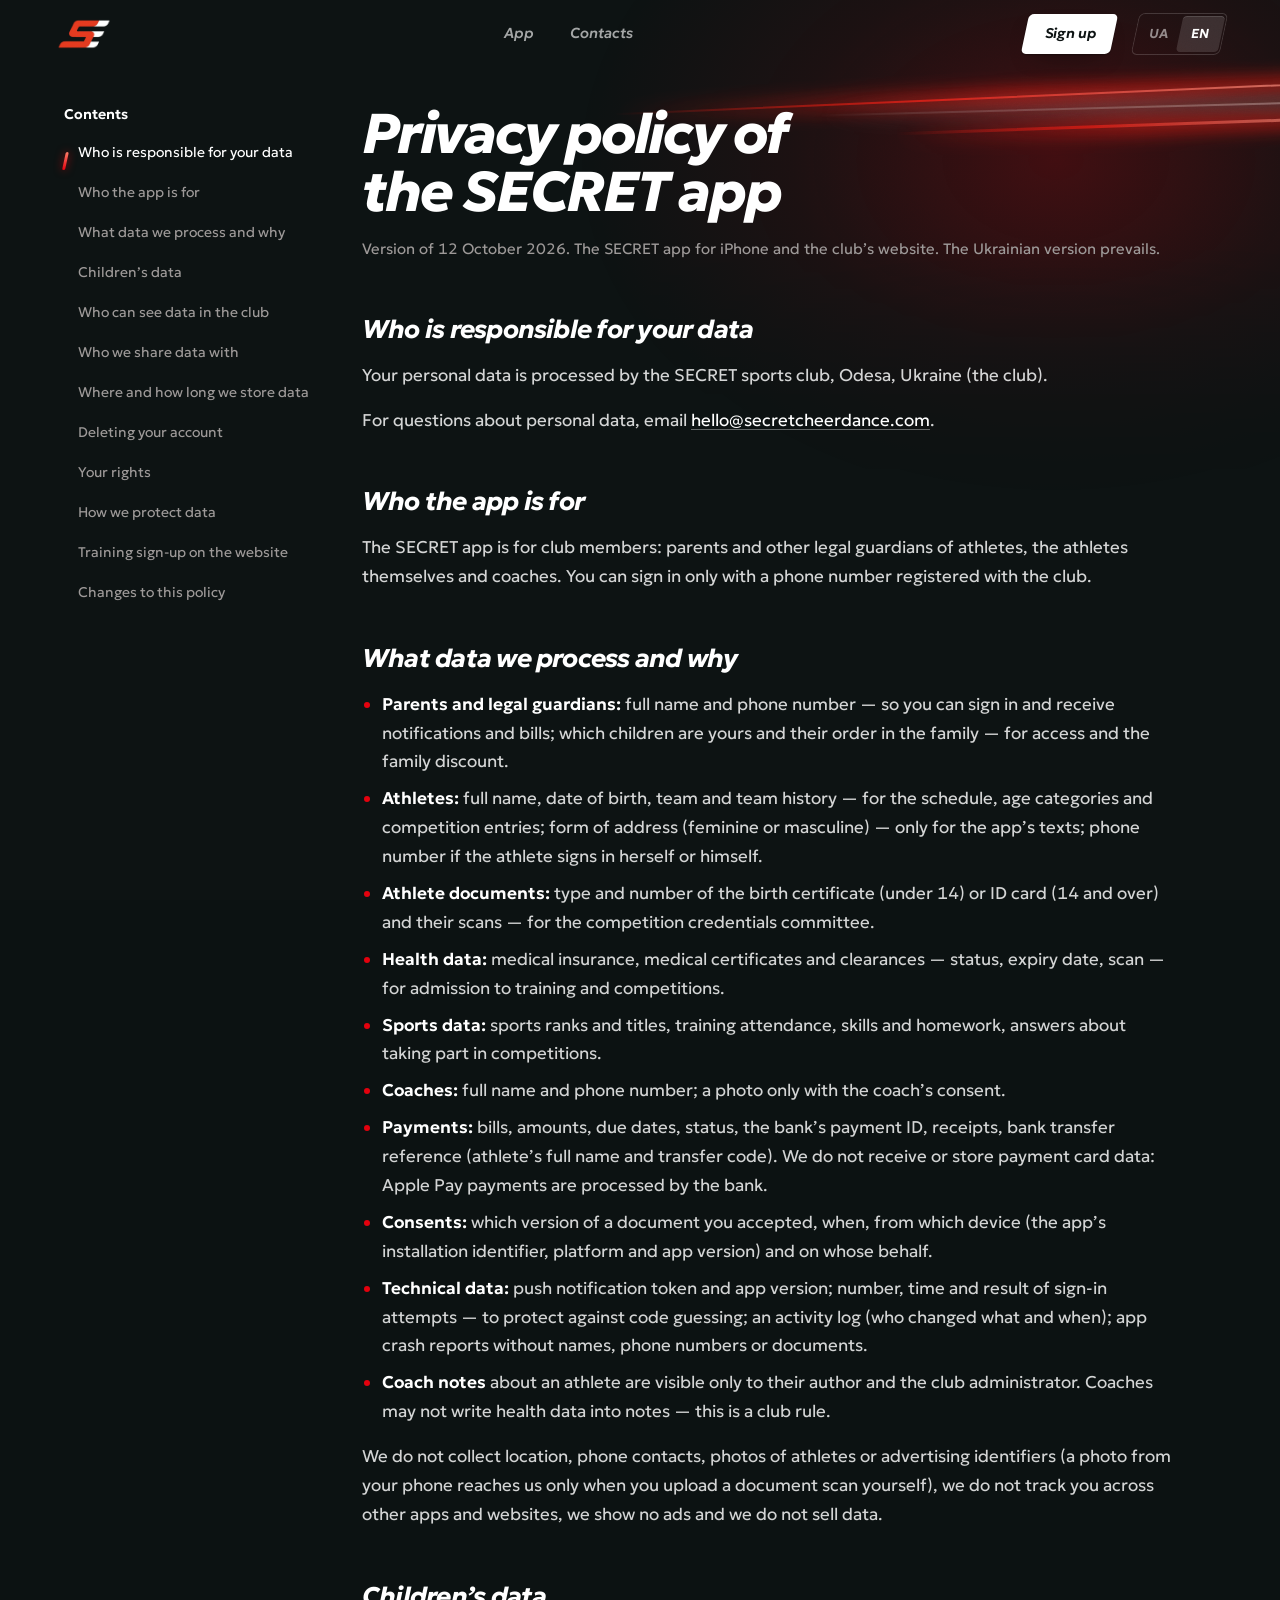
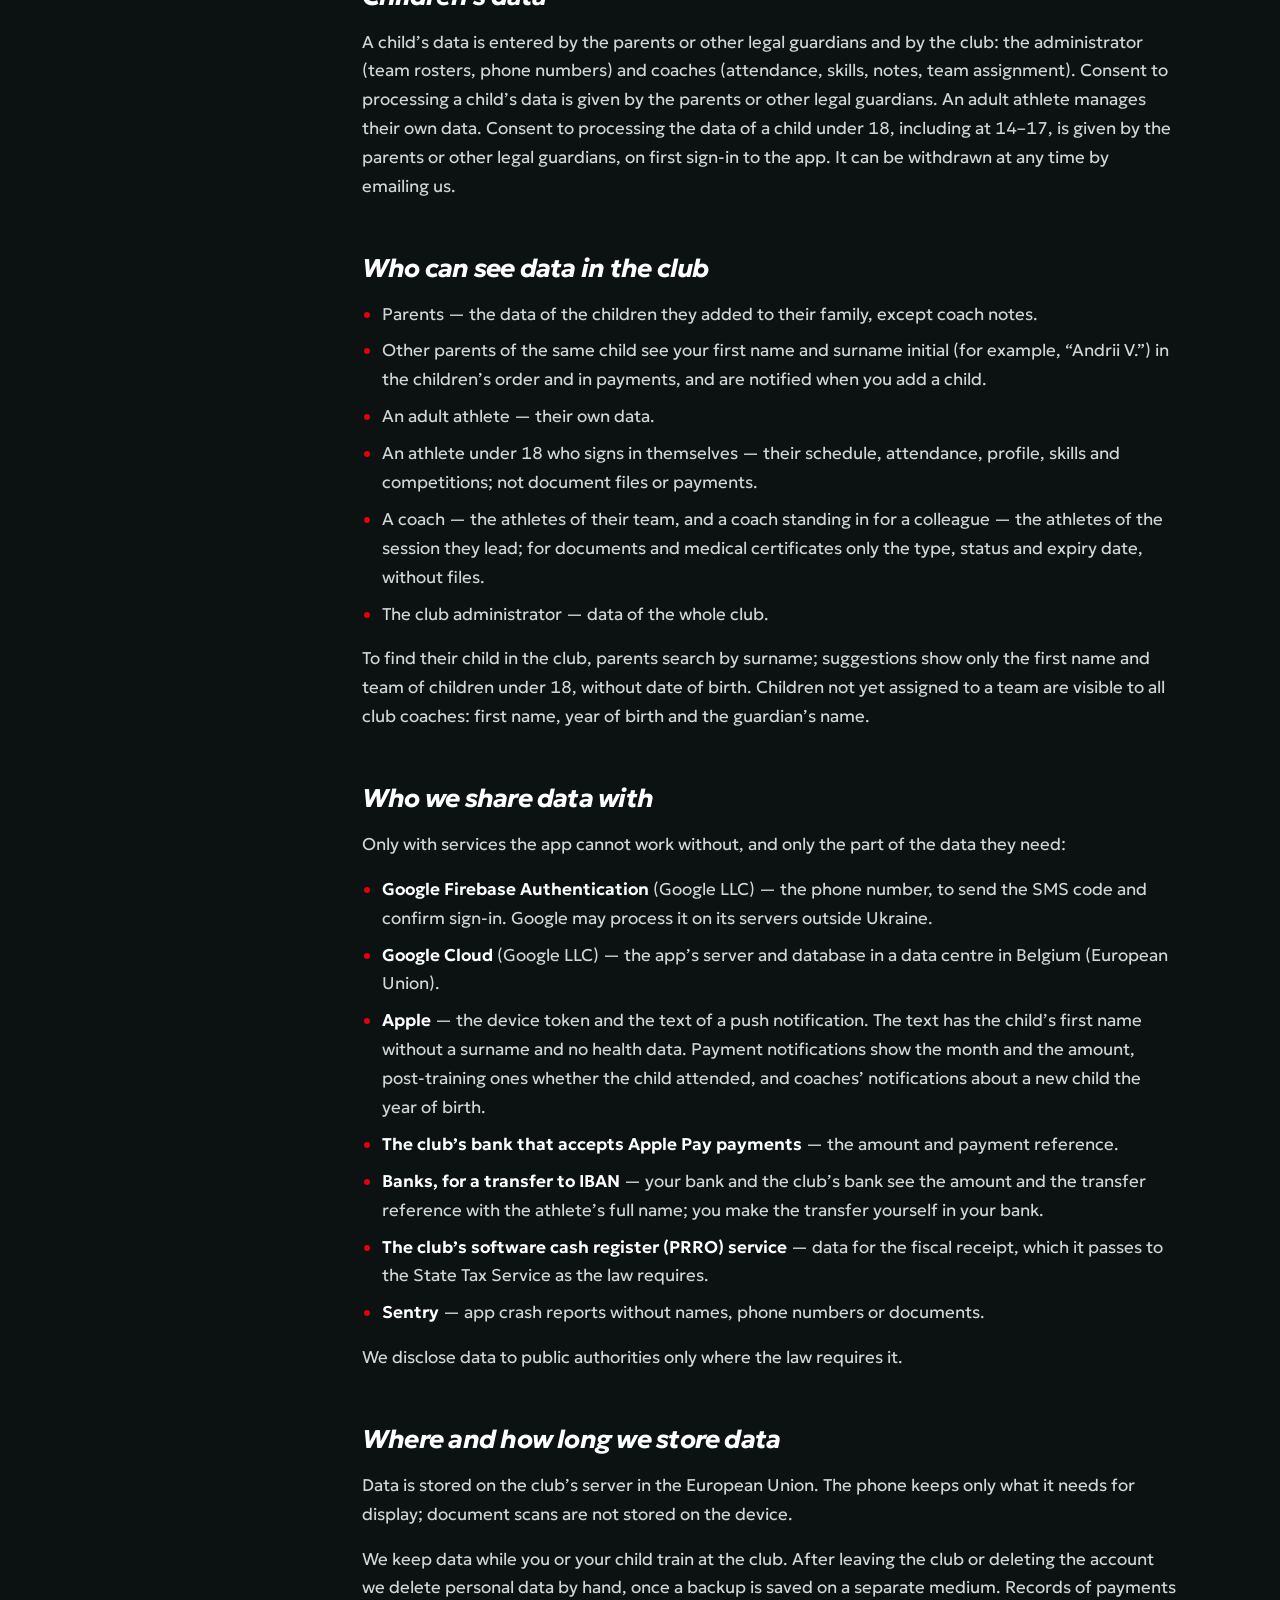
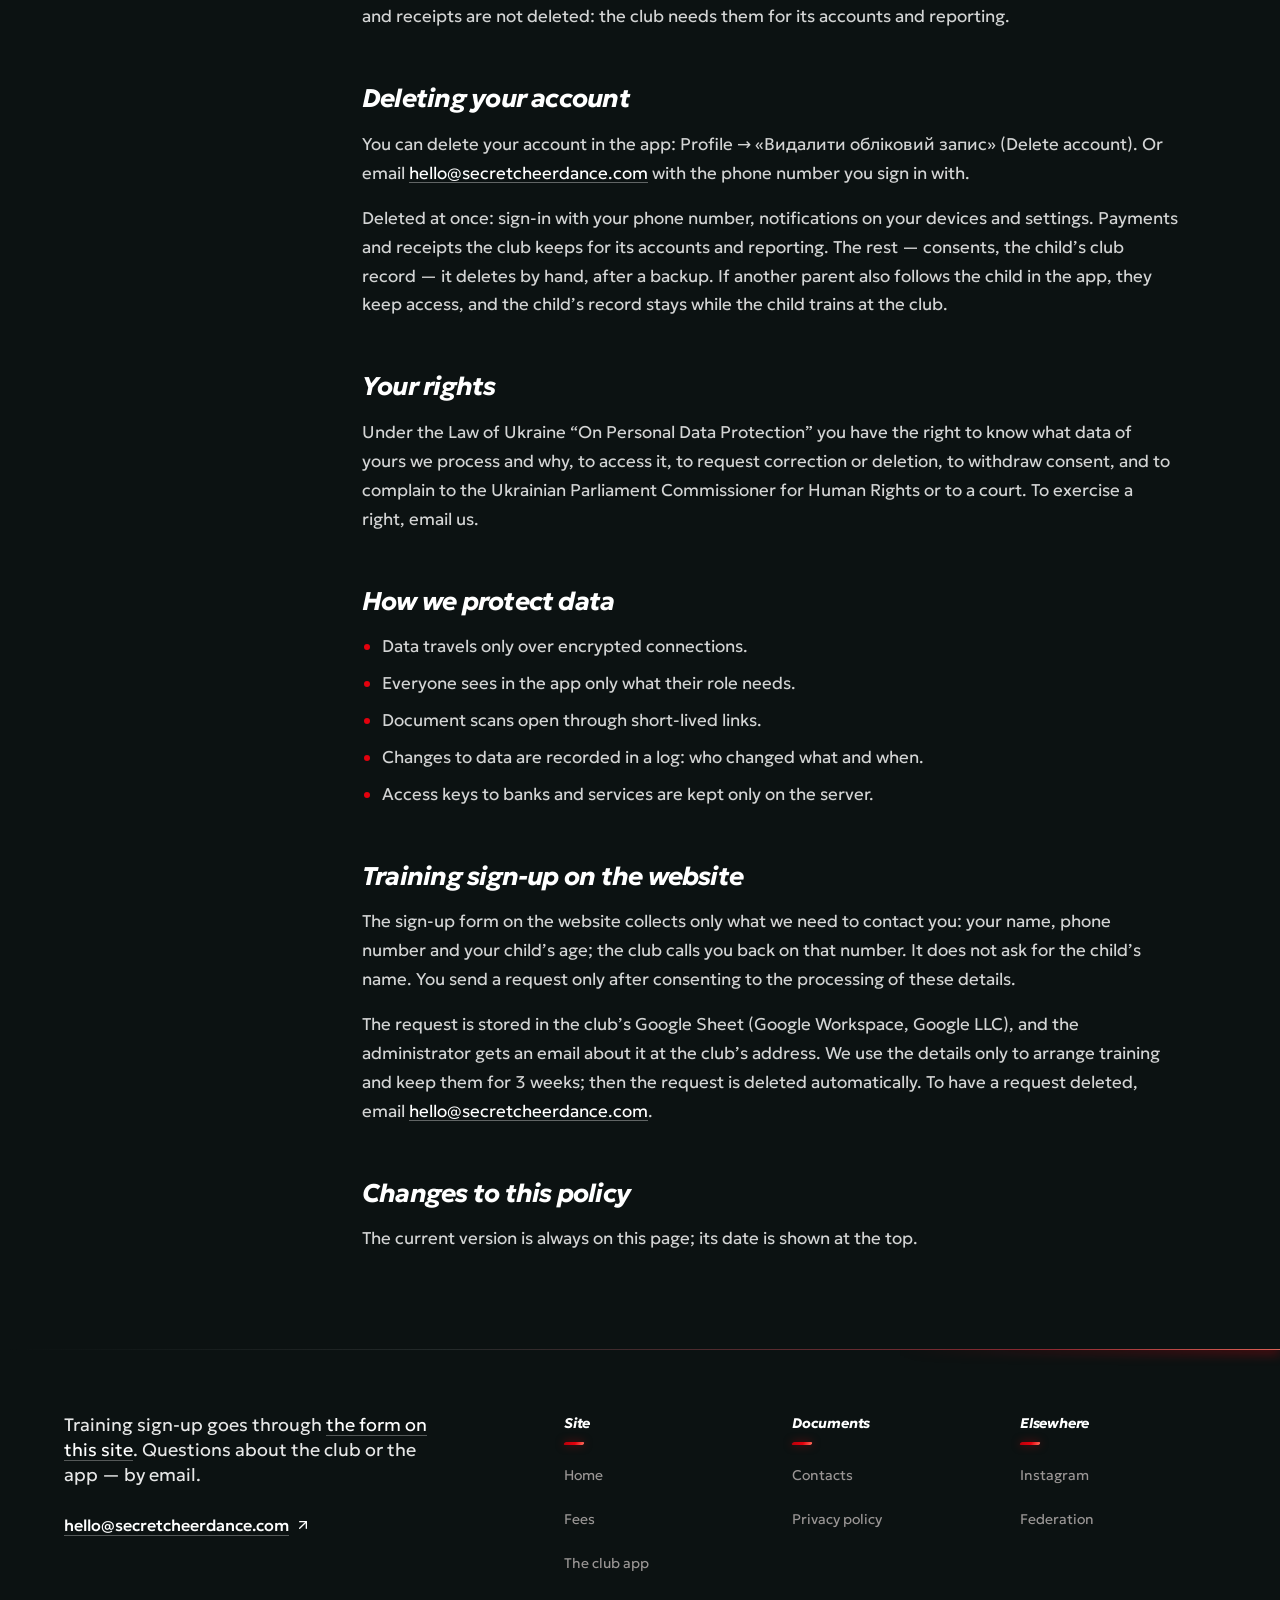
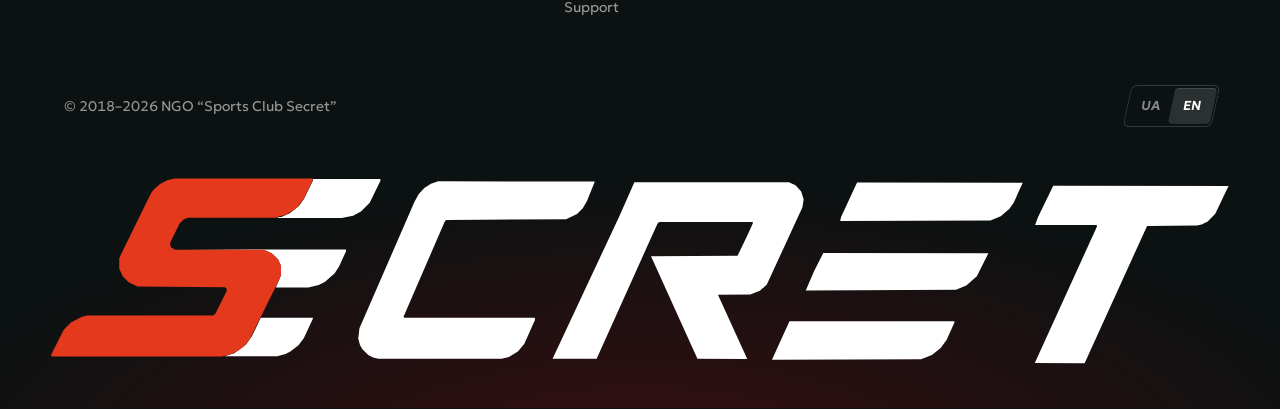
<file: en/privacy/index.html>
<!doctype html>
<html lang="en">
<head>
<meta charset="utf-8">
<meta name="viewport" content="width=device-width, initial-scale=1">
<title>Privacy policy — SECRET CHEERDANCE</title>
<meta name="description" content="What personal data the SECRET club app and website process, why, who can see it and how to delete your account.">
<meta name="theme-color" content="#0c1212">
<link rel="icon" href="/favicon.ico" sizes="32x32">
<link rel="icon" type="image/png" href="/img/icon-192.png" sizes="192x192">
<link rel="apple-touch-icon" href="/img/apple-touch-icon.png">
<link rel="manifest" href="/manifest.webmanifest">
<meta property="og:type" content="website">
<meta property="og:site_name" content="SECRET CHEERDANCE">
<meta property="og:locale" content="en_US">
<meta property="og:locale:alternate" content="uk_UA">
<meta property="og:title" content="Privacy policy — SECRET CHEERDANCE">
<meta property="og:description" content="What personal data the SECRET club app and website process, why, who can see it and how to delete your account.">
<meta name="twitter:card" content="summary_large_image">
<meta property="og:url" content="https://secretcheerdance.com/en/privacy/">
<meta property="og:image" content="https://secretcheerdance.com/img/og-en.jpg">
<meta property="og:image:width" content="1200">
<meta property="og:image:height" content="630">
<link rel="canonical" href="https://secretcheerdance.com/en/privacy/">
<link rel="alternate" hreflang="uk" href="https://secretcheerdance.com/privacy/">
<link rel="alternate" hreflang="en" href="https://secretcheerdance.com/en/privacy/">
<link rel="alternate" hreflang="x-default" href="https://secretcheerdance.com/privacy/">
<script type="application/ld+json">{"@context":"https://schema.org","@graph":[{"@type":["SportsClub","SportsOrganization"],"@id":"https://secretcheerdance.com/#club","name":"SECRET CHEERDANCE","alternateName":["SECRET cheerleading club","SECRET"],"url":"https://secretcheerdance.com/en/","logo":"https://secretcheerdance.com/img/apple-touch-icon.png","image":"https://secretcheerdance.com/img/og-en.jpg","description":"Cheerleading sports club in Odesa, Ukraine, since 2018: seven teams from age 4, European Championship medallists, member of the All-Ukrainian Cheerleading Federation.","sport":"Cheerleading","slogan":"Strength in every move","knowsAbout":["cheerleading","cheerleading for children","cheer dance"],"foundingDate":"2018-08-15","founder":{"@type":"Person","name":"Kristina Yukhimchak"},"email":"hello@secretcheerdance.com","telephone":"+380937770018","address":{"@type":"PostalAddress","streetAddress":"вул. Академічна, 2","addressLocality":"Одеса","addressRegion":"Одеська область","addressCountry":"UA"},"location":[{"@type":"SportsActivityLocation","name":"Національний університет «Одеська юридична академія»","address":{"@type":"PostalAddress","streetAddress":"вул. Академічна, 2","addressLocality":"Одеса","addressRegion":"Одеська область","addressCountry":"UA"},"hasMap":"https://www.google.com/maps/search/?api=1&query=%D0%B2%D1%83%D0%BB.%20%D0%90%D0%BA%D0%B0%D0%B4%D0%B5%D0%BC%D1%96%D1%87%D0%BD%D0%B0%2C%202%2C%20%D0%9E%D0%B4%D0%B5%D1%81%D0%B0"},{"@type":"SportsActivityLocation","name":"Міжнародна академічна школа «Одеса»","address":{"@type":"PostalAddress","streetAddress":"вул. Академічна, 30","addressLocality":"Одеса","addressRegion":"Одеська область","addressCountry":"UA"},"hasMap":"https://www.google.com/maps/search/?api=1&query=%D0%B2%D1%83%D0%BB.%20%D0%90%D0%BA%D0%B0%D0%B4%D0%B5%D0%BC%D1%96%D1%87%D0%BD%D0%B0%2C%2030%2C%20%D0%9E%D0%B4%D0%B5%D1%81%D0%B0"}],"areaServed":{"@type":"City","name":"Odesa"},"memberOf":{"@type":"SportsOrganization","name":"All-Ukrainian Cheerleading Federation","url":"https://all-ukrainian-cheerleading-federation.ua"},"sameAs":["https://www.instagram.com/secret.cheerdance/","https://all-ukrainian-cheerleading-federation.ua/secret.html"]},{"@type":"WebPage","@id":"https://secretcheerdance.com/en/privacy/#webpage","url":"https://secretcheerdance.com/en/privacy/","name":"Privacy policy — SECRET CHEERDANCE","description":"What personal data the SECRET club app and website process, why, who can see it and how to delete your account.","inLanguage":"en","dateModified":"2026-11-20","isPartOf":{"@id":"https://secretcheerdance.com/#website"},"about":{"@id":"https://secretcheerdance.com/#club"},"breadcrumb":{"@type":"BreadcrumbList","itemListElement":[{"@type":"ListItem","position":1,"name":"Home","item":"https://secretcheerdance.com/en/"},{"@type":"ListItem","position":2,"name":"Privacy policy","item":"https://secretcheerdance.com/en/privacy/"}]}}]}</script>
<link rel="preload" href="/assets/geologica-latin-slnt-normal-CcH1xNuD.woff2" as="font" type="font/woff2" crossorigin>
<!-- Without JS, motion's start state (opacity 0) must not hide the text. -->
<noscript><style>[style*=opacity\:0]{opacity:1!important;filter:none!important;transform:none!important}</style></noscript>
  <script type="module" crossorigin src="/assets/client-CkAZ_IK_.js"></script>
  <link rel="stylesheet" crossorigin href="/assets/client-CqmLm-fY.css">
</head>
<body>
<div id="root" data-page="privacy" data-lang="en"><link rel="preload" as="image" href="/img/secret-mark-dark.png"/><a href="#main" class="absolute top-[-100px] left-6 z-50 rounded-md bg-white px-4 py-2 font-medium text-neutral-900 focus:top-3">Skip to content</a><div class="relative isolate"><div aria-hidden="true" class="pointer-events-none absolute inset-x-0 top-0 -z-10 h-[34rem] overflow-hidden [mask-image:linear-gradient(to_bottom,#000_45%,transparent)]"><div class="absolute -top-48 right-[-20%] h-[44rem] w-[75%] bg-[radial-gradient(closest-side,rgba(227,1,13,0.24),rgba(227,1,13,0.07)_55%,rgba(227,1,13,0))]"></div><div aria-hidden="true" class="pointer-events-none absolute inset-0 overflow-hidden mix-blend-screen"><span class="light-line tone-red" style="top:15%;left:48%;opacity:0.8;--w:2px;--a:-2.5deg;clip-path:inset(-40px 0px -40px 100%)"><i style="--sd:3.5s"></i></span><span class="light-line tone-grey" style="top:18.5%;left:64%;opacity:0.5;--w:1.5px;--a:-1.5deg;clip-path:inset(-40px 0px -40px 100%)"></span><span class="light-line tone-red" style="top:21.5%;left:70%;opacity:0.7;--w:2.5px;--a:-2deg;clip-path:inset(-40px 0px -40px 100%)"><i style="--sd:8s"></i></span></div></div><header class="site-header sticky top-0 z-30 w-full pt-3 pb-2 transition-[translate,opacity,background-color,box-shadow] duration-300 ease-out px-6 sm:px-8 md:px-12 lg:px-14"><div class="flex items-center justify-between gap-6"><a href="/en/" class="flex min-h-11 shrink-0 items-center" aria-label="SECRET CHEERDANCE"><img src="/img/secret-mark-dark.png" width="256" height="148" alt="SECRET CHEERDANCE" class="h-auto w-14"/></a><nav aria-label="Sections" class="nav-links relative hidden items-center gap-7 lg:flex xl:gap-9"><a href="/en/app/" class="nav-link">App</a><a href="/en/contacts/" class="nav-link">Contacts</a><span aria-hidden="true" class="nav-bar-trail"></span><span aria-hidden="true" class="nav-bar"></span></nav><div class="flex items-center gap-2 lg:gap-5"><a href="/en/#signup" class="btn btn-primary btn-sm max-lg:min-h-11"><span class="btn-trail" aria-hidden="true"><i></i><i></i><i></i></span><span class="btn-label">Sign up</span></a><div class="lang lang-en max-lg:hidden" role="group" aria-label="Site language"><span aria-hidden="true" class="lang-thumb"></span><a href="/privacy/" hrefLang="uk" lang="uk">UA<span class="sr-only"> — <!-- -->Українська</span></a><span aria-current="true" lang="en"><span class="sr-only">English</span><span aria-hidden="true">EN</span></span></div><button type="button" aria-haspopup="dialog" aria-label="Menu" class="-mr-2.5 flex size-11 items-center justify-center rounded-full text-white transition-colors duration-150 hover:bg-white/5 lg:hidden"><svg xmlns="http://www.w3.org/2000/svg" width="24" height="24" viewBox="0 0 24 24" fill="none" stroke="currentColor" stroke-width="2" stroke-linecap="round" stroke-linejoin="round" class="lucide lucide-menu h-6 w-6" aria-hidden="true"><path d="M4 5h16"></path><path d="M4 12h16"></path><path d="M4 19h16"></path></svg></button></div></div><dialog aria-label="Menu" class="menu m-0 h-full max-h-none w-full max-w-none bg-background p-0 text-white backdrop:bg-transparent open:flex open:flex-col lg:hidden"><div class="flex items-center justify-between pt-4 px-6 sm:px-8 md:px-12 lg:px-14"><a href="/en/" class="flex min-h-11 shrink-0 items-center" aria-label="SECRET CHEERDANCE"><img src="/img/secret-mark-dark.png" width="256" height="148" alt="SECRET CHEERDANCE" class="h-auto w-14"/></a><button type="button" aria-label="Close menu" class="-mr-2.5 flex size-11 items-center justify-center rounded-full text-white transition-colors duration-150 hover:bg-white/5"><svg xmlns="http://www.w3.org/2000/svg" width="24" height="24" viewBox="0 0 24 24" fill="none" stroke="currentColor" stroke-width="2" stroke-linecap="round" stroke-linejoin="round" class="lucide lucide-x h-6 w-6" aria-hidden="true"><path d="M18 6 6 18"></path><path d="m6 6 12 12"></path></svg></button></div><nav aria-label="Sections" class="flex-1 overflow-y-auto pt-8 pb-6 px-6 sm:px-8 md:px-12 lg:px-14"><ul><li style="--i:0"><a href="/en/" class="group slant flex min-h-14 items-center gap-4 text-[clamp(1.75rem,8vw,2.25rem)] leading-none font-bold tracking-[-0.03em] text-white/55 transition-colors duration-150 hover:text-white aria-[current=page]:text-white"><span aria-hidden="true" class="h-1.5 w-6 shrink-0 -skew-x-[24deg] bg-white/10 group-aria-[current=page]:bg-primary"></span>Home</a></li><li style="--i:1"><a href="/en/app/" class="group slant flex min-h-14 items-center gap-4 text-[clamp(1.75rem,8vw,2.25rem)] leading-none font-bold tracking-[-0.03em] text-white/55 transition-colors duration-150 hover:text-white aria-[current=page]:text-white"><span aria-hidden="true" class="h-1.5 w-6 shrink-0 -skew-x-[24deg] bg-white/10 group-aria-[current=page]:bg-primary"></span>App</a></li><li style="--i:2"><a href="/en/contacts/" class="group slant flex min-h-14 items-center gap-4 text-[clamp(1.75rem,8vw,2.25rem)] leading-none font-bold tracking-[-0.03em] text-white/55 transition-colors duration-150 hover:text-white aria-[current=page]:text-white"><span aria-hidden="true" class="h-1.5 w-6 shrink-0 -skew-x-[24deg] bg-white/10 group-aria-[current=page]:bg-primary"></span>Contacts</a></li></ul></nav><div class="space-y-3 border-t border-white/10 pt-5 pb-[max(1.25rem,env(safe-area-inset-bottom))] px-6 sm:px-8 md:px-12 lg:px-14"><a href="/en/#signup" class="btn btn-primary w-full"><span class="btn-trail" aria-hidden="true"><i></i><i></i><i></i></span><span class="btn-label">Sign up for training</span></a><div class="flex justify-center pt-1"><div class="lang lang-en lang-lg" role="group" aria-label="Site language"><span aria-hidden="true" class="lang-thumb"></span><a href="/privacy/" hrefLang="uk" lang="uk">UA<span class="sr-only"> — <!-- -->Українська</span></a><span aria-current="true" lang="en"><span class="sr-only">English</span><span aria-hidden="true">EN</span></span></div></div></div></dialog></header><main id="main" class="px-6 pt-10 pb-24 sm:px-8 md:px-12 lg:px-14"><div class="mx-auto grid max-w-site gap-10 lg:grid-cols-12"><nav aria-label="Contents" class="hidden lg:col-span-3 lg:block"><div class="sticky top-24"><p class="text-sm font-semibold text-white">Contents</p><ol class="mt-2"><li><a href="#s1" class="toc-link flex min-h-10 items-center py-2 text-sm text-muted-foreground hover:text-white">Who is responsible for your data</a></li><li><a href="#s2" class="toc-link flex min-h-10 items-center py-2 text-sm text-muted-foreground hover:text-white">Who the app is for</a></li><li><a href="#s3" class="toc-link flex min-h-10 items-center py-2 text-sm text-muted-foreground hover:text-white">What data we process and why</a></li><li><a href="#s4" class="toc-link flex min-h-10 items-center py-2 text-sm text-muted-foreground hover:text-white">Children’s data</a></li><li><a href="#s5" class="toc-link flex min-h-10 items-center py-2 text-sm text-muted-foreground hover:text-white">Who can see data in the club</a></li><li><a href="#s6" class="toc-link flex min-h-10 items-center py-2 text-sm text-muted-foreground hover:text-white">Who we share data with</a></li><li><a href="#s7" class="toc-link flex min-h-10 items-center py-2 text-sm text-muted-foreground hover:text-white">Where and how long we store data</a></li><li><a href="#delete" class="toc-link flex min-h-10 items-center py-2 text-sm text-muted-foreground hover:text-white">Deleting your account</a></li><li><a href="#s9" class="toc-link flex min-h-10 items-center py-2 text-sm text-muted-foreground hover:text-white">Your rights</a></li><li><a href="#s10" class="toc-link flex min-h-10 items-center py-2 text-sm text-muted-foreground hover:text-white">How we protect data</a></li><li><a href="#signup-data" class="toc-link flex min-h-10 items-center py-2 text-sm text-muted-foreground hover:text-white">Training sign-up on the website</a></li><li><a href="#s12" class="toc-link flex min-h-10 items-center py-2 text-sm text-muted-foreground hover:text-white">Changes to this policy</a></li></ol></div></nav><div class="lg:col-span-9"><details class="mb-8 rounded-2xl bg-card px-5 shadow-[0_0_0_1px_rgba(255,255,255,0.06)] lg:hidden"><summary class="flex min-h-12 cursor-pointer items-center text-sm font-semibold text-white">Contents</summary><nav aria-label="Contents" class="pb-3"><ol><li><a href="#s1" class="toc-link flex min-h-10 items-center py-2 text-sm text-muted-foreground hover:text-white">Who is responsible for your data</a></li><li><a href="#s2" class="toc-link flex min-h-10 items-center py-2 text-sm text-muted-foreground hover:text-white">Who the app is for</a></li><li><a href="#s3" class="toc-link flex min-h-10 items-center py-2 text-sm text-muted-foreground hover:text-white">What data we process and why</a></li><li><a href="#s4" class="toc-link flex min-h-10 items-center py-2 text-sm text-muted-foreground hover:text-white">Children’s data</a></li><li><a href="#s5" class="toc-link flex min-h-10 items-center py-2 text-sm text-muted-foreground hover:text-white">Who can see data in the club</a></li><li><a href="#s6" class="toc-link flex min-h-10 items-center py-2 text-sm text-muted-foreground hover:text-white">Who we share data with</a></li><li><a href="#s7" class="toc-link flex min-h-10 items-center py-2 text-sm text-muted-foreground hover:text-white">Where and how long we store data</a></li><li><a href="#delete" class="toc-link flex min-h-10 items-center py-2 text-sm text-muted-foreground hover:text-white">Deleting your account</a></li><li><a href="#s9" class="toc-link flex min-h-10 items-center py-2 text-sm text-muted-foreground hover:text-white">Your rights</a></li><li><a href="#s10" class="toc-link flex min-h-10 items-center py-2 text-sm text-muted-foreground hover:text-white">How we protect data</a></li><li><a href="#signup-data" class="toc-link flex min-h-10 items-center py-2 text-sm text-muted-foreground hover:text-white">Training sign-up on the website</a></li><li><a href="#s12" class="toc-link flex min-h-10 items-center py-2 text-sm text-muted-foreground hover:text-white">Changes to this policy</a></li></ol></nav></details><article class="prose-doc"><h1>Privacy policy of the SECRET app</h1>
  <p class="meta">Version of 12 October 2026. The SECRET app for iPhone and the club’s website. The Ukrainian version prevails.</p>

  <h2 id="s1">Who is responsible for your data</h2>
  <p>Your personal data is processed by the SECRET sports club, Odesa, Ukraine (the club).</p>
  <p>For questions about personal data, email <a href="mailto:hello@secretcheerdance.com">hello@secretcheerdance.com</a>.</p>

  <h2 id="s2">Who the app is for</h2>
  <p>The SECRET app is for club members: parents and other legal guardians of athletes, the athletes themselves and coaches. You can sign in only with a phone number registered with the club.</p>

  <h2 id="s3">What data we process and why</h2>
  <ul>
    <li><strong>Parents and legal guardians:</strong> full name and phone number — so you can sign in and receive notifications and bills; which children are yours and their order in the family — for access and the family discount.</li>
    <li><strong>Athletes:</strong> full name, date of birth, team and team history — for the schedule, age categories and competition entries; form of address (feminine or masculine) — only for the app’s texts; phone number if the athlete signs in herself or himself.</li>
    <li><strong>Athlete documents:</strong> type and number of the birth certificate (under 14) or ID card (14 and over) and their scans — for the competition credentials committee.</li>
    <li><strong>Health data:</strong> medical insurance, medical certificates and clearances — status, expiry date, scan — for admission to training and competitions.</li>
    <li><strong>Sports data:</strong> sports ranks and titles, training attendance, skills and homework, answers about taking part in competitions.</li>
    <li><strong>Coaches:</strong> full name and phone number; a photo only with the coach’s consent.</li>
    <li><strong>Payments:</strong> bills, amounts, due dates, status, the bank’s payment ID, receipts, bank transfer reference (athlete’s full name and transfer code). We do not receive or store payment card data: Apple Pay payments are processed by the bank.</li>
    <li><strong>Consents:</strong> which version of a document you accepted, when, from which device (the app’s installation identifier, platform and app version) and on whose behalf.</li>
    <li><strong>Technical data:</strong> push notification token and app version; number, time and result of sign-in attempts — to protect against code guessing; an activity log (who changed what and when); app crash reports without names, phone numbers or documents.</li>
    <li><strong>Coach notes</strong> about an athlete are visible only to their author and the club administrator. Coaches may not write health data into notes — this is a club rule.</li>
  </ul>
  <p>We do not collect location, phone contacts, photos of athletes or advertising identifiers (a photo from your phone reaches us only when you upload a document scan yourself), we do not track you across other apps and websites, we show no ads and we do not sell data.</p>

  <h2 id="s4">Children’s data</h2>
  <p>A child’s data is entered by the parents or other legal guardians and by the club: the administrator (team rosters, phone numbers) and coaches (attendance, skills, notes, team assignment). Consent to processing a child’s data is given by the parents or other legal guardians. An adult athlete manages their own data. Consent to processing the data of a child under 18, including at 14–17, is given by the parents or other legal guardians, on first sign-in to the app. It can be withdrawn at any time by emailing us.</p>

  <h2 id="s5">Who can see data in the club</h2>
  <ul>
    <li>Parents — the data of the children they added to their family, except coach notes.</li>
    <li>Other parents of the same child see your first name and surname initial (for example, “Andrii V.”) in the children’s order and in payments, and are notified when you add a child.</li>
    <li>An adult athlete — their own data.</li>
    <li>An athlete under 18 who signs in themselves — their schedule, attendance, profile, skills and competitions; not document files or payments.</li>
    <li>A coach — the athletes of their team, and a coach standing in for a colleague — the athletes of the session they lead; for documents and medical certificates only the type, status and expiry date, without files.</li>
    <li>The club administrator — data of the whole club.</li>
  </ul>
  <p>To find their child in the club, parents search by surname; suggestions show only the first name and team of children under 18, without date of birth. Children not yet assigned to a team are visible to all club coaches: first name, year of birth and the guardian’s name.</p>

  <h2 id="s6">Who we share data with</h2>
  <p>Only with services the app cannot work without, and only the part of the data they need:</p>
  <ul>
    <li><strong>Google Firebase Authentication</strong> (Google LLC) — the phone number, to send the SMS code and confirm sign-in. Google may process it on its servers outside Ukraine.</li>
    <li><strong>Google Cloud</strong> (Google LLC) — the app’s server and database in a data centre in Belgium (European Union).</li>
    <li><strong>Apple</strong> — the device token and the text of a push notification. The text has the child’s first name without a surname and no health data. Payment notifications show the month and the amount, post-training ones whether the child attended, and coaches’ notifications about a new child the year of birth.</li>
    <li><strong>The club’s bank that accepts Apple Pay payments</strong> — the amount and payment reference.</li>
    <li><strong>Banks, for a transfer to IBAN</strong> — your bank and the club’s bank see the amount and the transfer reference with the athlete’s full name; you make the transfer yourself in your bank.</li>
    <li><strong>The club’s software cash register (PRRO) service</strong> — data for the fiscal receipt, which it passes to the State Tax Service as the law requires.</li>
    <li><strong>Sentry</strong> — app crash reports without names, phone numbers or documents.</li>
  </ul>
  <p>We disclose data to public authorities only where the law requires it.</p>

  <h2 id="s7">Where and how long we store data</h2>
  <p>Data is stored on the club’s server in the European Union. The phone keeps only what it needs for display; document scans are not stored on the device.</p>
  <p>We keep data while you or your child train at the club. After leaving the club or deleting the account we delete personal data by hand, once a backup is saved on a separate medium. Records of payments and receipts are not deleted: the club needs them for its accounts and reporting.</p>

  <h2 id="delete">Deleting your account</h2>
  <p>You can delete your account in the app: Profile → <span lang="uk">«Видалити обліковий запис»</span> (Delete account). Or email <a href="mailto:hello@secretcheerdance.com">hello@secretcheerdance.com</a> with the phone number you sign in with.</p>
  <p>Deleted at once: sign-in with your phone number, notifications on your devices and settings. Payments and receipts the club keeps for its accounts and reporting. The rest — consents, the child’s club record — it deletes by hand, after a backup. If another parent also follows the child in the app, they keep access, and the child’s record stays while the child trains at the club.</p>

  <h2 id="s9">Your rights</h2>
  <p>Under the Law of Ukraine “On Personal Data Protection” you have the right to know what data of yours we process and why, to access it, to request correction or deletion, to withdraw consent, and to complain to the Ukrainian Parliament Commissioner for Human Rights or to a court. To exercise a right, email us.</p>

  <h2 id="s10">How we protect data</h2>
  <ul>
    <li>Data travels only over encrypted connections.</li>
    <li>Everyone sees in the app only what their role needs.</li>
    <li>Document scans open through short-lived links.</li>
    <li>Changes to data are recorded in a log: who changed what and when.</li>
    <li>Access keys to banks and services are kept only on the server.</li>
  </ul>

  <h2 id="signup-data">Training sign-up on the website</h2>
  <p>The sign-up form on the website collects only what we need to contact you: your name, phone number and your child’s age; the club calls you back on that number. It does not ask for the child’s name. You send a request only after consenting to the processing of these details.</p>
  <p>The request is stored in the club’s Google Sheet (Google Workspace, Google LLC), and the administrator gets an email about it at the club’s address. We use the details only to arrange training and keep them for 3 weeks; then the request is deleted automatically. To have a request deleted, email <a href="mailto:hello@secretcheerdance.com">hello@secretcheerdance.com</a>.</p>

  <h2 id="s12">Changes to this policy</h2>
  <p>The current version is always on this page; its date is shown at the top.</p>
</article></div></div></main></div><footer class="seam relative isolate w-full overflow-hidden [container-type:inline-size]"><div aria-hidden="true" class="pointer-events-none absolute -bottom-[30cqw] left-1/2 -z-10 h-[48cqw] w-[120cqw] -translate-x-1/2 bg-[radial-gradient(closest-side,rgba(227,1,13,0.22),rgba(227,1,13,0))]"></div><div class="relative px-6 pt-16 sm:px-8 md:px-12 lg:px-14"><div class="mx-auto max-w-site"><div class="grid gap-12 lg:grid-cols-12"><div class="lg:col-span-5"><p class="max-w-sm text-lg leading-snug text-white/90 [&amp;_a]:text-white [&amp;_a]:underline [&amp;_a]:decoration-white/30 [&amp;_a]:underline-offset-4 [&amp;_a:hover]:decoration-white">Training sign-up goes through <a href="/en/#signup">the form on this site</a>. Questions about the club or the app — by email.</p><a href="mailto:hello@secretcheerdance.com" class="group mt-4 inline-flex min-h-11 items-center gap-1.5 text-base font-medium text-white underline decoration-white/30 underline-offset-4 hover:decoration-white">hello@secretcheerdance.com<svg xmlns="http://www.w3.org/2000/svg" width="24" height="24" viewBox="0 0 24 24" fill="none" stroke="currentColor" stroke-width="2" stroke-linecap="round" stroke-linejoin="round" class="lucide lucide-arrow-up-right h-4 w-4 transition-transform duration-150 group-hover:translate-x-0.5 group-hover:-translate-y-0.5" aria-hidden="true"><path d="M7 7h10v10"></path><path d="M7 17 17 7"></path></svg></a></div><nav class="grid grid-cols-2 gap-x-8 gap-y-6 sm:grid-cols-3 lg:col-span-7" aria-label="Links"><div class="flex flex-col"><p class="t-head mb-2 text-sm text-white">Site</p><a href="/en/" class="flex min-h-11 items-center text-sm text-muted-foreground transition-colors hover:text-white">Home</a><a href="/en/#prices" class="flex min-h-11 items-center text-sm text-muted-foreground transition-colors hover:text-white">Fees</a><a href="/en/app/" class="flex min-h-11 items-center text-sm text-muted-foreground transition-colors hover:text-white">The club app</a><a href="/en/app/#support" class="flex min-h-11 items-center text-sm text-muted-foreground transition-colors hover:text-white">Support</a></div><div class="flex flex-col"><p class="t-head mb-2 text-sm text-white">Documents</p><a href="/en/contacts/" class="flex min-h-11 items-center text-sm text-muted-foreground transition-colors hover:text-white">Contacts</a><a href="/en/privacy/" class="flex min-h-11 items-center text-sm text-muted-foreground transition-colors hover:text-white">Privacy policy</a></div><div class="flex flex-col"><p class="t-head mb-2 text-sm text-white">Elsewhere</p><a href="https://www.instagram.com/secret.cheerdance/" class="flex min-h-11 items-center text-sm text-muted-foreground transition-colors hover:text-white">Instagram</a><a href="https://all-ukrainian-cheerleading-federation.ua" class="flex min-h-11 items-center text-sm text-muted-foreground transition-colors hover:text-white">Federation</a></div></nav></div><div class="mt-14 flex flex-col items-start gap-3 text-sm text-muted-foreground sm:flex-row sm:items-center sm:justify-between"><p class="py-2">© 2018–2026 NGO “Sports Club Secret”</p><div class="lang lang-en" role="group" aria-label="Site language"><span aria-hidden="true" class="lang-thumb"></span><a href="/privacy/" hrefLang="uk" lang="uk">UA<span class="sr-only"> — <!-- -->Українська</span></a><span aria-current="true" lang="en"><span class="sr-only">English</span><span aria-hidden="true">EN</span></span></div></div></div></div><svg aria-hidden="true" viewBox="103 0 1951 297" class="pointer-events-none mx-auto mt-[4cqw] mb-[4cqw] block w-[92cqw] overflow-visible select-none"><path d="M324.5 117 591.5 117 592 119.5 580 145.5 573 156.5 556.5 171 546.5 176 529.5 180 475.5 180 484 159.5 484 144.5 479 133.5 470.5 125 461.5 120 454.5 118ZM450.5 230 536.5 230 537 231.5 522 263.5 513 275.5 499.5 286 491.5 290 477.5 294 390.5 294 406.5 289 426 274.5 436 260.5ZM536.5 0 648.5 0 649 2.5 631 39.5 616.5 54 603.5 61 584.5 65 479.5 65 479.5 63 484.5 63 498.5 57 514 44.5 522 33.5 537 2.5Z" fill="#fff" fill-rule="evenodd" style="transform:translateY(80px);opacity:0;transform-origin:50% 50%;transform-box:fill-box"></path><path d="M744.5 3 1004 3.5 991 35.5 984 47.5 974.5 57 956.5 66 757.5 67 755 70.5 687 227.5 688.5 229 904.5 229 905 232.5 887 272.5 876.5 285 861.5 294 849.5 297 645.5 297 636.5 295 628.5 291 619 281.5 615 274.5 612 263.5 614 246.5 705 37.5 712 24.5 721.5 14 732.5 7Z" fill="#fff" fill-rule="evenodd" style="transform:translateY(80px);opacity:0;transform-origin:50% 50%;transform-box:fill-box"></path><path d="M1069.5 3 1325.5 3 1336.5 8 1346 18.5 1350 31.5 1348 44.5 1289 172.5 1277.5 183 1261.5 189 1208 189.5 1256.5 296 1174 295.5 1097 125.5 1240.5 125 1258 88.5 1266 70.5 1265.5 69 1110.5 69 1108 71.5 1097 95.5 1007 295.5 934 295.5 1045 58.5Z" fill="#fff" fill-rule="evenodd" style="transform:translateY(80px);opacity:0;transform-origin:50% 50%;transform-box:fill-box"></path><path d="M1326.5 231 1599.5 231 1600 232.5 1587 261.5 1577 275.5 1562.5 287 1544.5 294 1297.5 295ZM1382.5 118 1656 118.5 1637 156.5 1619.5 172 1602.5 179 1353.5 180 1367 148.5ZM1438.5 1 1713 1.5 1698 34.5 1691 44.5 1676.5 57 1659.5 64 1410.5 65 1412 58.5Z" fill="#fff" fill-rule="evenodd" style="transform:translateY(80px);opacity:0;transform-origin:50% 50%;transform-box:fill-box"></path><path d="M1763.5 3 2054 3.5 2032 49.5 2019.5 62 2009.5 67 2001.5 69 1919 69.5 1815.5 297 1733 296.5 1836 70.5 1835.5 68 1733.5 68 1738 55.5Z" fill="#fff" fill-rule="evenodd" style="transform:translateY(80px);opacity:0;transform-origin:50% 50%;transform-box:fill-box"></path><path d="M307.5 0 535.5 0 537 1.5 522 33.5 514 44.5 507.5 51 490.5 61 479.5 63 478.5 65 329.5 65 322.5 68 316 74.5 300 107.5 302 114.5 308.5 118 454.5 118 467.5 123 479 133.5 484 144.5 484 159.5 482 165.5 431 268.5 421.5 279 413.5 285 401.5 291 386.5 295 104.5 295 103 292.5 124 250.5 136.5 238 154.5 229 162.5 227 371.5 227 375 224.5 394 186.5 394 182.5 391.5 180 246.5 179 231.5 172 222 162.5 216 149.5 216 132.5 218 127.5 268 25.5 272 19.5 283.5 9 295.5 3Z" fill="#E4391D" fill-rule="evenodd" style="transform:translateY(80px);opacity:0;transform-origin:50% 50%;transform-box:fill-box"></path></svg></footer><button type="button" aria-label="Back to top" data-shown="false" inert="" class="to-top"><span class="to-top-fill" aria-hidden="true"></span><span class="to-top-icon" aria-hidden="true"><svg xmlns="http://www.w3.org/2000/svg" width="24" height="24" viewBox="0 0 24 24" fill="none" stroke="currentColor" stroke-width="2.25" stroke-linecap="round" stroke-linejoin="round" class="lucide lucide-arrow-up" aria-hidden="true"><path d="m5 12 7-7 7 7"></path><path d="M12 19V5"></path></svg><svg xmlns="http://www.w3.org/2000/svg" width="24" height="24" viewBox="0 0 24 24" fill="none" stroke="currentColor" stroke-width="2.25" stroke-linecap="round" stroke-linejoin="round" class="lucide lucide-arrow-up" aria-hidden="true"><path d="m5 12 7-7 7 7"></path><path d="M12 19V5"></path></svg></span></button></div>
</body>
</html>
</file>
<file: assets/client-CqmLm-fY.css>
@font-face{font-family:Geologica Variable;font-style:oblique 0deg 12deg;font-display:swap;font-weight:100 900;src:url(/assets/geologica-cyrillic-ext-slnt-normal-rxO_wG0Q.woff2)format("woff2-variations");unicode-range:U+460-52F,U+1C80-1C8A,U+20B4,U+2DE0-2DFF,U+A640-A69F,U+FE2E-FE2F}@font-face{font-family:Geologica Variable;font-style:oblique 0deg 12deg;font-display:swap;font-weight:100 900;src:url(/assets/geologica-cyrillic-slnt-normal-B_yzb2XQ.woff2)format("woff2-variations");unicode-range:U+301,U+400-45F,U+490-491,U+4B0-4B1,U+2116}@font-face{font-family:Geologica Variable;font-style:oblique 0deg 12deg;font-display:swap;font-weight:100 900;src:url(/assets/geologica-greek-slnt-normal-Cx3BHNo7.woff2)format("woff2-variations");unicode-range:U+370-377,U+37A-37F,U+384-38A,U+38C,U+38E-3A1,U+3A3-3FF}@font-face{font-family:Geologica Variable;font-style:oblique 0deg 12deg;font-display:swap;font-weight:100 900;src:url(/assets/geologica-vietnamese-slnt-normal-DXzu7KAE.woff2)format("woff2-variations");unicode-range:U+102-103,U+110-111,U+128-129,U+168-169,U+1A0-1A1,U+1AF-1B0,U+300-301,U+303-304,U+308-309,U+323,U+329,U+1EA0-1EF9,U+20AB}@font-face{font-family:Geologica Variable;font-style:oblique 0deg 12deg;font-display:swap;font-weight:100 900;src:url(/assets/geologica-latin-ext-slnt-normal-CTGHsaBw.woff2)format("woff2-variations");unicode-range:U+100-2BA,U+2BD-2C5,U+2C7-2CC,U+2CE-2D7,U+2DD-2FF,U+304,U+308,U+329,U+1D00-1DBF,U+1E00-1E9F,U+1EF2-1EFF,U+2020,U+20A0-20AB,U+20AD-20C0,U+2113,U+2C60-2C7F,U+A720-A7FF}@font-face{font-family:Geologica Variable;font-style:oblique 0deg 12deg;font-display:swap;font-weight:100 900;src:url(/assets/geologica-latin-slnt-normal-CcH1xNuD.woff2)format("woff2-variations");unicode-range:U+??,U+131,U+152-153,U+2BB-2BC,U+2C6,U+2DA,U+2DC,U+304,U+308,U+329,U+2000-206F,U+20AC,U+2122,U+2191,U+2193,U+2212,U+2215,U+FEFF,U+FFFD}@layer properties{@supports (((-webkit-hyphens:none)) and (not (margin-trim:inline))) or ((-moz-orient:inline) and (not (color:rgb(from red r g b)))){*,:before,:after,::backdrop{--tw-translate-x:0;--tw-translate-y:0;--tw-translate-z:0;--tw-rotate-x:initial;--tw-rotate-y:initial;--tw-rotate-z:initial;--tw-skew-x:initial;--tw-skew-y:initial;--tw-space-y-reverse:0;--tw-divide-y-reverse:0;--tw-border-style:solid;--tw-leading:initial;--tw-font-weight:initial;--tw-tracking:initial;--tw-shadow:0 0 #0000;--tw-shadow-color:initial;--tw-shadow-alpha:100%;--tw-inset-shadow:0 0 #0000;--tw-inset-shadow-color:initial;--tw-inset-shadow-alpha:100%;--tw-ring-color:initial;--tw-ring-shadow:0 0 #0000;--tw-inset-ring-color:initial;--tw-inset-ring-shadow:0 0 #0000;--tw-ring-inset:initial;--tw-ring-offset-width:0px;--tw-ring-offset-color:#fff;--tw-ring-offset-shadow:0 0 #0000;--tw-blur:initial;--tw-brightness:initial;--tw-contrast:initial;--tw-grayscale:initial;--tw-hue-rotate:initial;--tw-invert:initial;--tw-opacity:initial;--tw-saturate:initial;--tw-sepia:initial;--tw-drop-shadow:initial;--tw-drop-shadow-color:initial;--tw-drop-shadow-alpha:100%;--tw-drop-shadow-size:initial;--tw-backdrop-blur:initial;--tw-backdrop-brightness:initial;--tw-backdrop-contrast:initial;--tw-backdrop-grayscale:initial;--tw-backdrop-hue-rotate:initial;--tw-backdrop-invert:initial;--tw-backdrop-opacity:initial;--tw-backdrop-saturate:initial;--tw-backdrop-sepia:initial;--tw-duration:initial;--tw-ease:initial;--tw-content:"";--tw-divide-x-reverse:0}}}@layer theme{:root,:host{--font-sans:"Geologica Variable", ui-sans-serif, system-ui, sans-serif;--font-mono:ui-monospace, SFMono-Regular, Menlo, Monaco, Consolas, "Liberation Mono", "Courier New", monospace;--color-neutral-900:oklch(20.5% 0 none);--color-white:#fff;--spacing:.25rem;--container-xs:20rem;--container-sm:24rem;--container-md:28rem;--container-lg:32rem;--container-xl:36rem;--container-2xl:42rem;--container-3xl:48rem;--text-xs:.75rem;--text-xs--line-height:calc(1 / .75);--text-sm:.875rem;--text-sm--line-height:calc(1.25 / .875);--text-base:1rem;--text-base--line-height:calc(1.5 / 1);--text-lg:1.125rem;--text-lg--line-height:calc(1.75 / 1.125);--text-xl:1.25rem;--text-xl--line-height:calc(1.75 / 1.25);--text-2xl:1.5rem;--text-2xl--line-height:calc(2 / 1.5);--text-3xl:1.875rem;--text-3xl--line-height:calc(2.25 / 1.875);--text-5xl:3rem;--text-5xl--line-height:1;--font-weight-medium:500;--font-weight-semibold:600;--font-weight-bold:700;--font-weight-extrabold:800;--leading-snug:1.375;--leading-relaxed:1.625;--radius-md:.375rem;--radius-xl:.75rem;--radius-2xl:1rem;--radius-3xl:1.5rem;--ease-out:cubic-bezier(0, 0, .2, 1);--animate-spin:spin 1s linear infinite;--blur-md:12px;--default-transition-duration:.15s;--default-transition-timing-function:cubic-bezier(.4, 0, .2, 1);--default-font-family:"Geologica Variable", ui-sans-serif, system-ui, sans-serif;--default-mono-font-family:var(--font-mono)}}@layer base{*,:after,:before,::backdrop{box-sizing:border-box;border:0 solid;margin:0;padding:0}::file-selector-button{box-sizing:border-box;border:0 solid;margin:0;padding:0}html,:host{-webkit-text-size-adjust:100%;tab-size:4;line-height:1.5;font-family:var(--default-font-family,-apple-system, BlinkMacSystemFont, "Segoe UI", Roboto, "Helvetica Neue", "Noto Sans", Arial, sans-serif, "Apple Color Emoji", "Segoe UI Emoji", "Segoe UI Symbol", "Noto Color Emoji");font-feature-settings:var(--default-font-feature-settings,normal);font-variation-settings:var(--default-font-variation-settings,normal);-webkit-tap-highlight-color:transparent}hr{height:0;color:inherit;border-top-width:1px}abbr:where([title]){-webkit-text-decoration:underline dotted;text-decoration:underline dotted}h1,h2,h3,h4,h5,h6{font-size:inherit;font-weight:inherit}a{color:inherit;-webkit-text-decoration:inherit;-webkit-text-decoration:inherit;-webkit-text-decoration:inherit;-webkit-text-decoration:inherit;text-decoration:inherit}b,strong{font-weight:bolder}code,kbd,samp,pre{font-family:var(--default-mono-font-family,ui-monospace, SFMono-Regular, Menlo, Monaco, Consolas, "Liberation Mono", "Courier New", monospace);font-feature-settings:var(--default-mono-font-feature-settings,normal);font-variation-settings:var(--default-mono-font-variation-settings,normal);font-size:1em}small{font-size:80%}sub,sup{vertical-align:baseline;font-size:75%;line-height:0;position:relative}sub{bottom:-.25em}sup{top:-.5em}table{text-indent:0;border-color:inherit;border-collapse:collapse}:-moz-focusring:where(:not(iframe)){outline:auto}progress{vertical-align:baseline}summary{display:list-item}ol,ul,menu{list-style:none}img,svg,video,canvas,audio,iframe,embed,object{vertical-align:middle;display:block}img,video{max-width:100%;height:auto}button,input,select,optgroup,textarea{font:inherit;font-feature-settings:inherit;font-variation-settings:inherit;letter-spacing:inherit;color:inherit;opacity:1;background-color:#0000;border-radius:0}::file-selector-button{font:inherit;font-feature-settings:inherit;font-variation-settings:inherit;letter-spacing:inherit;color:inherit;opacity:1;background-color:#0000;border-radius:0}:where(select:is([multiple],[size])) optgroup{font-weight:bolder}:where(select:is([multiple],[size])) optgroup option{padding-inline-start:20px}::file-selector-button{margin-inline-end:4px}::placeholder{opacity:1}@supports (not ((-webkit-appearance:-apple-pay-button))) or (contain-intrinsic-size:1px){::placeholder{color:currentColor}@supports (color:color-mix(in lab, red, red)){::placeholder{color:color-mix(in oklab, currentcolor 50%, transparent)}}}textarea{resize:vertical}::-webkit-search-decoration{-webkit-appearance:none}::-webkit-date-and-time-value{min-height:1lh;text-align:inherit}::-webkit-datetime-edit{display:inline-flex}::-webkit-datetime-edit-fields-wrapper{padding:0}::-webkit-datetime-edit{padding-block:0}::-webkit-datetime-edit-year-field{padding-block:0}::-webkit-datetime-edit-month-field{padding-block:0}::-webkit-datetime-edit-day-field{padding-block:0}::-webkit-datetime-edit-hour-field{padding-block:0}::-webkit-datetime-edit-minute-field{padding-block:0}::-webkit-datetime-edit-second-field{padding-block:0}::-webkit-datetime-edit-millisecond-field{padding-block:0}::-webkit-datetime-edit-meridiem-field{padding-block:0}::-webkit-calendar-picker-indicator{line-height:1}:-moz-ui-invalid{box-shadow:none}button,input:where([type=button],[type=reset],[type=submit]){appearance:button}::file-selector-button{appearance:button}::-webkit-inner-spin-button{height:auto}::-webkit-outer-spin-button{height:auto}[hidden]:where(:not([hidden=until-found])){display:none!important}html{-webkit-text-size-adjust:100%;scroll-behavior:smooth}body{background:var(--background);color:var(--foreground);font-family:var(--font-sans);-webkit-font-smoothing:antialiased;font-variant-numeric:tabular-nums;font-weight:350;overflow-x:clip}::selection{color:#fff;background:#e3010d59}:focus-visible{outline:2px solid var(--ring);outline-offset:3px;border-radius:6px}h1,h2,h3{text-wrap:balance}p{text-wrap:pretty}}@layer components{.btn{--skew:-12deg;isolation:isolate;letter-spacing:-.01em;white-space:nowrap;cursor:pointer;-webkit-user-select:none;user-select:none;-webkit-tap-highlight-color:transparent;justify-content:center;align-items:center;gap:.6rem;min-height:3rem;padding:0 1.6rem;font-size:15px;font-style:oblique 10deg;font-weight:600;line-height:1.1;transition:color .3s cubic-bezier(.16,1,.3,1),transform .18s cubic-bezier(.16,1,.3,1);display:inline-flex;position:relative}.btn-sm{min-height:2.5rem;padding:0 1.2rem;font-size:14px}.btn:before,.btn:after{content:"";transform:skewX(var(--skew));border-radius:5px;position:absolute;inset:0}.btn:before{z-index:-2;transition:background-color .3s,box-shadow .3s}.btn:after{z-index:-1;transform:skewX(var(--skew)) scaleX(0);transform-origin:0;transition:transform .55s cubic-bezier(.16,1,.3,1)}.btn:disabled{cursor:progress;opacity:.75}.btn-primary{color:#0c1212}.btn-primary:before{background:#fff;box-shadow:0 1px 2px #00000059,0 10px 24px -14px #000000b3}.btn-primary:after{background:linear-gradient(100deg,#b8000a,#e3010d 45%,#ff2b47)}.btn-trail{pointer-events:none;flex-direction:column;justify-content:space-between;align-items:flex-end;width:2.75rem;height:1.2rem;display:flex;position:absolute;top:50%;right:calc(100% + .4rem);translate:0 -50%}.btn-sm .btn-trail{width:2rem;height:.95rem}.btn-trail i{opacity:0;height:3px;transform:skewX(var(--skew)) scaleX(0);transform-origin:100%;border-radius:2px;transition:transform .5s cubic-bezier(.16,1,.3,1),opacity .2s;display:block}.btn-trail i:first-child{background:#e3010d;width:100%}.btn-trail i:nth-child(2){background:#fff;width:70%;transition-delay:50ms}.btn-trail i:nth-child(3){background:#9a9695;width:42%;transition-delay:.1s}.btn-icon{flex:none;width:1rem;height:1rem;display:block;position:relative;overflow:hidden;transform:skew(-8deg)}.btn-icon svg{width:100%;height:100%;transition:transform .45s cubic-bezier(.16,1,.3,1);position:absolute;inset:0}.btn-icon-down svg:last-child{transform:translateY(-115%)}.btn-icon-right svg:last-child{transform:translate(-115%)}.btn-ghost{color:#ffffffe0;font-weight:500}.btn-ghost:before{background:#fff0;box-shadow:inset 0 0 0 1px #fff3}.btn-ghost:after{background:linear-gradient(to top, var(--primary) 2px, transparent 2px)}.btn-primary:focus-visible{color:#fff}.btn-primary:focus-visible:after,.btn-ghost:focus-visible:after{transform:skewX(var(--skew)) scaleX(1)}.btn-primary:focus-visible .btn-trail i{opacity:1;transform:skewX(var(--skew)) scaleX(1)}.btn-ghost:focus-visible{color:#fff}@media (hover:hover){.btn-primary:not(:disabled):hover{color:#fff}.btn-primary:not(:disabled):hover:before{box-shadow:0 1px 2px #00000059,0 16px 34px -14px #e3010dd9}.btn-primary:not(:disabled):hover:after{transform:skewX(var(--skew)) scaleX(1)}.btn-primary:not(:disabled):hover .btn-trail i{opacity:1;transform:skewX(var(--skew)) scaleX(1)}.btn:not(:disabled):hover .btn-icon-down svg:first-child{transform:translateY(115%)}.btn:not(:disabled):hover .btn-icon-right svg:first-child{transform:translate(115%)}.btn:not(:disabled):hover .btn-icon svg:last-child{transform:none}.btn-ghost:hover{color:#fff}.btn-ghost:hover:before{background:#ffffff0d;box-shadow:inset 0 0 0 1px #ffffff73}.btn-ghost:hover:after{transform:skewX(var(--skew)) scaleX(1)}.btn-nudge:hover .btn-icon svg:first-child{animation:none}}.btn:focus-visible .btn-icon-down svg:first-child{transform:translateY(115%)}.btn:focus-visible .btn-icon-right svg:first-child{transform:translate(115%)}.btn:focus-visible .btn-icon svg:last-child{transform:none}.btn:not(:disabled):active{transform:scale(.97)}.btn-primary:not(:disabled):active .btn-trail i{transform:skewX(var(--skew)) scaleX(1.3)}.btn:focus-visible{outline:none}.btn:focus-visible:before{box-shadow:0 0 0 2px var(--background), 0 0 0 4px var(--ring)}.btn-nudge .btn-icon svg:first-child{animation:5.5s cubic-bezier(.4,0,.2,1) 3.2s infinite btn-nudge}@keyframes btn-nudge{0%,84%,to{transform:none}88%{transform:translateY(30%)}92%{transform:none}95%{transform:translateY(16%)}}.nav-link{color:#ffffff9e;align-items:center;min-height:2.75rem;font-size:14.5px;font-style:oblique 10deg;font-weight:500;transition:color .2s;display:flex;position:relative}.nav-link[aria-current=page]{color:#fff}@media (hover:hover){.nav-link:hover{color:#fff}}.nav-link:focus-visible{color:#fff;outline:none}.nav-bar,.nav-bar-trail{pointer-events:none;opacity:0;border-radius:2px;position:absolute;bottom:5px;left:0}.nav-bar{background:linear-gradient(90deg,#b8000a,#e3010d 40%,#ff6b5a);height:3px;transition:transform .45s cubic-bezier(.34,1.3,.64,1),width .45s cubic-bezier(.34,1.3,.64,1),opacity .25s;box-shadow:0 0 10px #e3010dbf}.nav-bar-trail{filter:blur(7px);background:#e3010d;height:6px;transition:transform .75s cubic-bezier(.16,1,.3,1) 50ms,width .75s cubic-bezier(.16,1,.3,1) 50ms,opacity .35s;bottom:3.5px}.nav-links:not(.is-live) .nav-bar,.nav-links:not(.is-live) .nav-bar-trail{transition:none}.nav-cur{pointer-events:none;background:linear-gradient(90deg,#b8000a,#e3010d 40%,#ff6b5a);border-radius:2px;height:3px;transition:opacity .25s .3s;position:absolute;bottom:5px;left:0;right:0;transform:skew(-20deg);box-shadow:0 0 10px #e3010dbf}.nav-links.is-hovering .nav-cur{opacity:0;transition-delay:0s}.lang{--i:0;isolation:isolate;grid-template-columns:1fr 1fr;padding:3px;display:inline-grid;position:relative}.lang-en{--i:1}.lang:before{content:"";z-index:-2;border-radius:6px;position:absolute;inset:0;transform:skew(-12deg);box-shadow:inset 0 0 0 1px #ffffff29}.lang-thumb{z-index:-1;width:calc(50% - 3px);transform:translateX(calc(var(--i) * 100%)) skewX(-12deg);background:#ffffff21;border-radius:4px;transition:transform .4s cubic-bezier(.34,1.45,.64,1),background-color .25s,box-shadow .25s;position:absolute;top:3px;bottom:3px;left:3px;box-shadow:inset 0 1px #ffffff1f}.lang>[aria-current],.lang>a{letter-spacing:.03em;justify-content:center;align-items:center;min-width:2.6rem;min-height:2.25rem;padding:0 .55rem;font-size:13px;font-style:oblique 10deg;font-weight:600;display:flex}.lang>[aria-current]{color:#fff}.lang>a{color:#ffffff80;transition:color .2s}.lang-lg>[aria-current],.lang-lg>a{min-width:3.4rem;min-height:2.75rem;font-size:15px}@media (pointer:coarse){.lang>[aria-current],.lang>a{min-height:2.75rem}}@media (hover:hover){.lang>a:hover{color:#fff}.lang:has(>a:hover) .lang-thumb{transform:translateX(calc((1 - var(--i)) * 100%)) skewX(-12deg);background:#e3010d;box-shadow:0 0 14px #e3010db3}.lang:has(>a:hover)>[aria-current]{color:#ffffff80}}.lang>a:focus-visible{color:#fff;outline:none}.lang:has(>a:focus-visible):before{box-shadow:inset 0 0 0 1px #ffffff29, 0 0 0 2px var(--background), 0 0 0 4px var(--ring)}@media (prefers-reduced-motion:reduce){.nav-bar,.nav-bar-trail,.lang-thumb{transition-duration:.01ms;transition-delay:0s}}.check{appearance:none;cursor:pointer;background:#ffffff0a;border-radius:4px;flex:none;place-content:center;width:1.25rem;height:1.25rem;margin-top:.1rem;transition:background-color .2s,box-shadow .2s;display:grid;transform:skew(-12deg);box-shadow:inset 0 0 0 1.5px #ffffff4d}.check:after{content:"";clip-path:polygon(14% 52%,0 66%,40% 100%,100% 22%,86% 8%,38% 72%);background:#fff;width:.72rem;height:.72rem;transition:transform .3s cubic-bezier(.34,1.56,.64,1);transform:scale(0)}.check:checked{background:linear-gradient(100deg,#b8000a,#e3010d 45%,#ff2b47);box-shadow:0 0 14px #e3010d99}.check:checked:after{transform:scale(1)}@media (hover:hover){.check:not(:checked):hover{box-shadow:inset 0 0 0 1.5px #ffffff8c}}.check[aria-invalid=true]:not(:checked){box-shadow:inset 0 0 0 1.5px #ff4757}.check:focus-visible{box-shadow:inset 0 0 0 1.5px #ffffff4d, 0 0 0 2px var(--background), 0 0 0 4px var(--ring);outline:none}@media (prefers-reduced-motion:reduce){.check:after{transition:none}}.link-go{color:#fff;align-items:center;gap:.45rem;min-height:2.75rem;font-size:15px;font-weight:500;display:inline-flex}.link-go>span{background:linear-gradient(var(--primary), var(--primary)) 0 100% / 0 2px no-repeat, linear-gradient(#ffffff4d, #ffffff4d) 0 100% / 100% 1px no-repeat;padding-bottom:3px;transition:background-size .5s cubic-bezier(.16,1,.3,1)}.link-go>svg{flex:none;width:1rem;height:1rem;transition:transform .35s cubic-bezier(.16,1,.3,1)}.link-go:focus-visible>span{background-size:100% 2px,100% 1px}@media (hover:hover){.link-go:hover>span{background-size:100% 2px,100% 1px}.link-go:hover>svg{transform:translate(4px)}}.to-top{--skew:-12deg;z-index:35;right:max(1rem, env(safe-area-inset-right));bottom:calc(max(1rem, env(safe-area-inset-bottom)) + var(--cta-h,0px));isolation:isolate;color:#fff;cursor:pointer;-webkit-tap-highlight-color:transparent;place-items:center;width:2.75rem;height:2.75rem;transition:bottom .3s cubic-bezier(.22,1,.36,1),opacity .3s,translate .5s cubic-bezier(.16,1,.3,1),scale .18s cubic-bezier(.16,1,.3,1);display:grid;position:fixed}@media (width>=48rem){.to-top{width:3rem;height:3rem;right:max(1.5rem, env(safe-area-inset-right));bottom:calc(max(1.5rem, env(safe-area-inset-bottom)) + var(--cta-h,0px))}}.to-top[data-shown=false]{opacity:0;pointer-events:none;translate:0 1.25rem}.to-top:before,.to-top:after,.to-top-fill{content:"";transform-origin:50% 100%;border-radius:5px;position:absolute;inset:0}.to-top:before{z-index:-3;transform:skewX(var(--skew));-webkit-backdrop-filter:blur(10px);backdrop-filter:blur(10px);background:#0c1212e0;transition:box-shadow .3s;box-shadow:inset 0 0 0 1px #ffffff2e,0 12px 28px -14px #000000e6}.to-top-fill{z-index:-2;transform:skewX(var(--skew)) scaleY(0);background:linear-gradient(#ff2b47,#e3010d 55%,#b8000a);transition:transform .5s cubic-bezier(.16,1,.3,1)}.to-top:after{z-index:-1;background:linear-gradient(to top, var(--primary) 2px, transparent 2px);transform:skewX(var(--skew)) scaleX(var(--p,0));transform-origin:0 100%}.to-top-icon{width:1.15rem;height:1.15rem;display:block;position:relative;overflow:hidden;transform:skew(-8deg)}.to-top-icon svg{width:100%;height:100%;transition:transform .45s cubic-bezier(.16,1,.3,1);position:absolute;inset:0}.to-top-icon svg:last-child{transform:translateY(115%)}@media (hover:hover){.to-top:hover:before{box-shadow:inset 0 0 0 1px #ffffff4d,0 16px 34px -14px #e3010dd9}.to-top:hover .to-top-fill{transform:skewX(var(--skew)) scaleY(1)}.to-top:hover .to-top-icon svg:first-child{transform:translateY(-115%)}.to-top:hover .to-top-icon svg:last-child{transform:none}}.to-top:focus-visible{outline:none}.to-top:focus-visible:before{box-shadow:0 0 0 2px var(--background), 0 0 0 4px var(--ring)}.to-top:focus-visible .to-top-fill{transform:skewX(var(--skew)) scaleY(1)}.to-top:active{scale:.94}@media (prefers-reduced-motion:reduce){.btn,.btn:after,.btn-trail i,.btn-icon svg,.link-go>span,.link-go>svg,.to-top,.to-top-fill,.to-top-icon svg{transition-duration:.01ms;transition-delay:0s}.btn-nudge .btn-icon svg:first-child{animation:none}}}@layer utilities{.\[container-type\:inline-size\]{container-type:inline-size}.pointer-events-none{pointer-events:none}.invisible{visibility:hidden}.visible{visibility:visible}.sr-only{clip-path:inset(50%);white-space:nowrap;border-width:0;width:1px;height:1px;margin:-1px;padding:0;position:absolute;overflow:hidden}.absolute{position:absolute}.fixed{position:fixed}.relative{position:relative}.static{position:static}.sticky{position:sticky}.inset-0{inset:0}.-inset-x-6{inset-inline:calc(var(--spacing) * -6)}.inset-x-0{inset-inline:0}.-top-10{top:calc(var(--spacing) * -10)}.-top-24{top:calc(var(--spacing) * -24)}.-top-32{top:calc(var(--spacing) * -32)}.-top-40{top:calc(var(--spacing) * -40)}.-top-48{top:calc(var(--spacing) * -48)}.top-0{top:0}.top-1\/2{top:50%}.top-24{top:calc(var(--spacing) * 24)}.top-\[-6\%\]{top:-6%}.top-\[-100px\]{top:-100px}.top-\[1\.1rem\]{top:1.1rem}.top-\[23\.3\%\]{top:23.3%}.top-\[30\%\]{top:30%}.top-\[49\.4\%\]{top:49.4%}.top-\[74\.7\%\]{top:74.7%}.right-4{right:calc(var(--spacing) * 4)}.right-\[-10\%\]{right:-10%}.right-\[-20\%\]{right:-20%}.right-\[-24\%\]{right:-24%}.right-\[-25\%\]{right:-25%}.right-\[calc\(18\%\+20px\)\]{right:calc(18% + 20px)}.-bottom-48{bottom:calc(var(--spacing) * -48)}.-bottom-\[30cqw\]{bottom:-30cqw}.bottom-0{bottom:0}.-left-72{left:calc(var(--spacing) * -72)}.-left-\[9999px\]{left:-9999px}.left-1\/2{left:50%}.left-4{left:calc(var(--spacing) * 4)}.left-6{left:calc(var(--spacing) * 6)}.left-\[-10\%\]{left:-10%}.left-\[calc\(18\%\+20px\)\]{left:calc(18% + 20px)}.isolate{isolation:isolate}.-z-10{z-index:calc(10 * -1)}.z-0{z-index:0}.z-10{z-index:10}.z-20{z-index:20}.z-30{z-index:30}.z-40{z-index:40}.z-50{z-index:50}.z-\[1\]{z-index:1}.z-\[2\]{z-index:2}.z-\[3\]{z-index:3}.col-span-2{grid-column:span 2/span 2}.m-0{margin:0}.-mx-6{margin-inline:calc(var(--spacing) * -6)}.mx-auto{margin-inline:auto}.-my-2{margin-block:calc(var(--spacing) * -2)}.-mt-4{margin-top:calc(var(--spacing) * -4)}.-mt-8{margin-top:calc(var(--spacing) * -8)}.mt-0\.5{margin-top:calc(var(--spacing) * .5)}.mt-1{margin-top:var(--spacing)}.mt-1\.5{margin-top:calc(var(--spacing) * 1.5)}.mt-2{margin-top:calc(var(--spacing) * 2)}.mt-3{margin-top:calc(var(--spacing) * 3)}.mt-4{margin-top:calc(var(--spacing) * 4)}.mt-5{margin-top:calc(var(--spacing) * 5)}.mt-6{margin-top:calc(var(--spacing) * 6)}.mt-8{margin-top:calc(var(--spacing) * 8)}.mt-9{margin-top:calc(var(--spacing) * 9)}.mt-10{margin-top:calc(var(--spacing) * 10)}.mt-12{margin-top:calc(var(--spacing) * 12)}.mt-14{margin-top:calc(var(--spacing) * 14)}.mt-16{margin-top:calc(var(--spacing) * 16)}.mt-\[0\.6em\]{margin-top:.6em}.mt-\[4cqw\]{margin-top:4cqw}.mt-auto{margin-top:auto}.-mr-2\.5{margin-right:calc(var(--spacing) * -2.5)}.mr-\[calc\(50\%_-_50vw\)\]{margin-right:calc(50% - 50vw)}.mb-2{margin-bottom:calc(var(--spacing) * 2)}.mb-3{margin-bottom:calc(var(--spacing) * 3)}.mb-6{margin-bottom:calc(var(--spacing) * 6)}.mb-8{margin-bottom:calc(var(--spacing) * 8)}.mb-\[4cqw\]{margin-bottom:4cqw}.ml-1\.5{margin-left:calc(var(--spacing) * 1.5)}.ml-8{margin-left:calc(var(--spacing) * 8)}.ml-auto{margin-left:auto}.block{display:block}.contents{display:contents}.flex{display:flex}.grid{display:grid}.hidden{display:none}.inline{display:inline}.inline-block{display:inline-block}.inline-flex{display:inline-flex}.table{display:table}.aspect-\[3\/2\]{aspect-ratio:3/2}.aspect-\[4\/3\]{aspect-ratio:4/3}.aspect-\[4\/5\]{aspect-ratio:4/5}.aspect-\[16\/7\]{aspect-ratio:16/7}.aspect-\[107\/100\]{aspect-ratio:107/100}.aspect-square{aspect-ratio:1}.size-4{width:calc(var(--spacing) * 4);height:calc(var(--spacing) * 4)}.size-5{width:calc(var(--spacing) * 5);height:calc(var(--spacing) * 5)}.size-7{width:calc(var(--spacing) * 7);height:calc(var(--spacing) * 7)}.size-11{width:calc(var(--spacing) * 11);height:calc(var(--spacing) * 11)}.size-14{width:calc(var(--spacing) * 14);height:calc(var(--spacing) * 14)}.size-full{width:100%;height:100%}.h-0{height:0}.h-1{height:var(--spacing)}.h-1\.5{height:calc(var(--spacing) * 1.5)}.h-2{height:calc(var(--spacing) * 2)}.h-4{height:calc(var(--spacing) * 4)}.h-5{height:calc(var(--spacing) * 5)}.h-6{height:calc(var(--spacing) * 6)}.h-14{height:calc(var(--spacing) * 14)}.h-56{height:calc(var(--spacing) * 56)}.h-64{height:calc(var(--spacing) * 64)}.h-72{height:calc(var(--spacing) * 72)}.h-\[30rem\]{height:30rem}.h-\[34rem\]{height:34rem}.h-\[44rem\]{height:44rem}.h-\[48cqw\]{height:48cqw}.h-\[150\%\]{height:150%}.h-\[min\(85vw\,30rem\)\]{height:min(85vw,30rem)}.h-\[min\(85vw\,30rem\,40svh\)\]{height:min(85vw,30rem,40svh)}.h-\[min\(100svh\,64rem\)\]{height:min(100svh,64rem)}.h-auto{height:auto}.h-full{height:100%}.max-h-none{max-height:none}.min-h-9{min-height:calc(var(--spacing) * 9)}.min-h-10{min-height:calc(var(--spacing) * 10)}.min-h-11{min-height:calc(var(--spacing) * 11)}.min-h-12{min-height:calc(var(--spacing) * 12)}.min-h-14{min-height:calc(var(--spacing) * 14)}.min-h-16{min-height:calc(var(--spacing) * 16)}.min-h-\[420px\]{min-height:420px}.min-h-\[640px\]{min-height:640px}.min-h-\[calc\(100svh-7rem\)\]{min-height:calc(100svh - 7rem)}.w-0{width:0}.w-2\.5{width:calc(var(--spacing) * 2.5)}.w-3\.5{width:calc(var(--spacing) * 3.5)}.w-4{width:calc(var(--spacing) * 4)}.w-5{width:calc(var(--spacing) * 5)}.w-6{width:calc(var(--spacing) * 6)}.w-10{width:calc(var(--spacing) * 10)}.w-14{width:calc(var(--spacing) * 14)}.w-24{width:calc(var(--spacing) * 24)}.w-\[40rem\]{width:40rem}.w-\[44\%\]{width:44%}.w-\[48\%\]{width:48%}.w-\[66\%\]{width:66%}.w-\[70\%\]{width:70%}.w-\[75\%\]{width:75%}.w-\[85\%\]{width:85%}.w-\[92cqw\]{width:92cqw}.w-\[100\%\]{width:100%}.w-\[120cqw\]{width:120cqw}.w-\[520px\]{width:520px}.w-full{width:100%}.max-w-site{max-width:72rem}@media (width>=96rem){.max-w-site{max-width:84rem}}@media (width>=120rem){.max-w-site{max-width:92rem}}.max-w-2xl{max-width:var(--container-2xl)}.max-w-3xl{max-width:var(--container-3xl)}.max-w-\[15rem\]{max-width:15rem}.max-w-\[68ch\]{max-width:68ch}.max-w-\[440px\]{max-width:440px}.max-w-\[min\(60\%\,22rem\)\]{max-width:min(60%,22rem)}.max-w-lg{max-width:var(--container-lg)}.max-w-md{max-width:var(--container-md)}.max-w-none{max-width:none}.max-w-sm{max-width:var(--container-sm)}.max-w-xl{max-width:var(--container-xl)}.max-w-xs{max-width:var(--container-xs)}.min-w-\[0\.6em\]{min-width:.6em}.flex-1{flex:1}.shrink-0{flex-shrink:0}.grow{flex-grow:1}.origin-left{transform-origin:0}.-translate-x-1\/2{--tw-translate-x:calc(calc(1 / 2 * 100%) * -1);translate:var(--tw-translate-x) var(--tw-translate-y)}.-translate-x-\[8\%\]{--tw-translate-x:calc(8% * -1);translate:var(--tw-translate-x) var(--tw-translate-y)}.translate-x-\[10\%\]{--tw-translate-x:10%;translate:var(--tw-translate-x) var(--tw-translate-y)}.-translate-y-0\.5{--tw-translate-y:calc(var(--spacing) * -.5);translate:var(--tw-translate-x) var(--tw-translate-y)}.-translate-y-1\/2{--tw-translate-y:calc(calc(1 / 2 * 100%) * -1);translate:var(--tw-translate-x) var(--tw-translate-y)}.-translate-y-full{--tw-translate-y:-100%;translate:var(--tw-translate-x) var(--tw-translate-y)}.translate-y-0{--tw-translate-y:0px;translate:var(--tw-translate-x) var(--tw-translate-y)}.translate-y-\[-2\%\]{--tw-translate-y:-2%;translate:var(--tw-translate-x) var(--tw-translate-y)}.translate-y-\[8\%\]{--tw-translate-y:8%;translate:var(--tw-translate-x) var(--tw-translate-y)}.translate-y-full{--tw-translate-y:100%;translate:var(--tw-translate-x) var(--tw-translate-y)}.-skew-x-12{--tw-skew-x:skewX(calc(12deg * -1));transform:var(--tw-rotate-x,) var(--tw-rotate-y,) var(--tw-rotate-z,) var(--tw-skew-x,) var(--tw-skew-y,)}.-skew-x-\[24deg\]{--tw-skew-x:skewX(calc(24deg * -1));transform:var(--tw-rotate-x,) var(--tw-rotate-y,) var(--tw-rotate-z,) var(--tw-skew-x,) var(--tw-skew-y,)}.\[transform\:translate\(-50\%\,-50\%\)_rotate\(-19\.4deg\)_translateY\(26px\)\]{transform:translate(-50%,-50%)rotate(-19.4deg)translateY(26px)}.transform{transform:var(--tw-rotate-x,) var(--tw-rotate-y,) var(--tw-rotate-z,) var(--tw-skew-x,) var(--tw-skew-y,)}.animate-spin{animation:var(--animate-spin)}.cursor-pointer{cursor:pointer}.resize{resize:both}.scroll-mt-4{scroll-margin-top:calc(var(--spacing) * 4)}.list-none{list-style-type:none}.appearance-none{appearance:none}.grid-cols-1{grid-template-columns:repeat(1,minmax(0,1fr))}.grid-cols-2{grid-template-columns:repeat(2,minmax(0,1fr))}.flex-col{flex-direction:column}.flex-col-reverse{flex-direction:column-reverse}.flex-wrap{flex-wrap:wrap}.items-baseline{align-items:baseline}.items-center{align-items:center}.items-start{align-items:flex-start}.justify-between{justify-content:space-between}.justify-center{justify-content:center}.gap-1\.5{gap:calc(var(--spacing) * 1.5)}.gap-2{gap:calc(var(--spacing) * 2)}.gap-3{gap:calc(var(--spacing) * 3)}.gap-3\.5{gap:calc(var(--spacing) * 3.5)}.gap-4{gap:calc(var(--spacing) * 4)}.gap-5{gap:calc(var(--spacing) * 5)}.gap-6{gap:calc(var(--spacing) * 6)}.gap-7{gap:calc(var(--spacing) * 7)}.gap-8{gap:calc(var(--spacing) * 8)}.gap-10{gap:calc(var(--spacing) * 10)}.gap-12{gap:calc(var(--spacing) * 12)}.gap-14{gap:calc(var(--spacing) * 14)}.gap-16{gap:calc(var(--spacing) * 16)}.gap-\[0\.22em\]{gap:.22em}:where(.space-y-1>:not(:last-child)){--tw-space-y-reverse:0;margin-block-start:calc(var(--spacing) * var(--tw-space-y-reverse));margin-block-end:calc(var(--spacing) * calc(1 - var(--tw-space-y-reverse)))}:where(.space-y-1\.5>:not(:last-child)){--tw-space-y-reverse:0;margin-block-start:calc(calc(var(--spacing) * 1.5) * var(--tw-space-y-reverse));margin-block-end:calc(calc(var(--spacing) * 1.5) * calc(1 - var(--tw-space-y-reverse)))}:where(.space-y-3>:not(:last-child)){--tw-space-y-reverse:0;margin-block-start:calc(calc(var(--spacing) * 3) * var(--tw-space-y-reverse));margin-block-end:calc(calc(var(--spacing) * 3) * calc(1 - var(--tw-space-y-reverse)))}:where(.space-y-3\.5>:not(:last-child)){--tw-space-y-reverse:0;margin-block-start:calc(calc(var(--spacing) * 3.5) * var(--tw-space-y-reverse));margin-block-end:calc(calc(var(--spacing) * 3.5) * calc(1 - var(--tw-space-y-reverse)))}:where(.space-y-4>:not(:last-child)){--tw-space-y-reverse:0;margin-block-start:calc(calc(var(--spacing) * 4) * var(--tw-space-y-reverse));margin-block-end:calc(calc(var(--spacing) * 4) * calc(1 - var(--tw-space-y-reverse)))}:where(.space-y-6>:not(:last-child)){--tw-space-y-reverse:0;margin-block-start:calc(calc(var(--spacing) * 6) * var(--tw-space-y-reverse));margin-block-end:calc(calc(var(--spacing) * 6) * calc(1 - var(--tw-space-y-reverse)))}.gap-x-4{column-gap:calc(var(--spacing) * 4)}.gap-x-7{column-gap:calc(var(--spacing) * 7)}.gap-x-8{column-gap:calc(var(--spacing) * 8)}.gap-x-12{column-gap:calc(var(--spacing) * 12)}.gap-x-16{column-gap:calc(var(--spacing) * 16)}.gap-y-3{row-gap:calc(var(--spacing) * 3)}.gap-y-6{row-gap:calc(var(--spacing) * 6)}.gap-y-10{row-gap:calc(var(--spacing) * 10)}:where(.divide-y>:not(:last-child)){--tw-divide-y-reverse:0;border-bottom-style:var(--tw-border-style);border-top-style:var(--tw-border-style);border-top-width:calc(1px * var(--tw-divide-y-reverse));border-bottom-width:calc(1px * calc(1 - var(--tw-divide-y-reverse)))}:where(.divide-white\/\[0\.07\]>:not(:last-child)){border-color:#ffffff12}@supports (color:color-mix(in lab, red, red)){:where(.divide-white\/\[0\.07\]>:not(:last-child)){border-color:color-mix(in oklab, var(--color-white) 7.0%, transparent)}}:where(.divide-white\/\[0\.08\]>:not(:last-child)){border-color:#ffffff14}@supports (color:color-mix(in lab, red, red)){:where(.divide-white\/\[0\.08\]>:not(:last-child)){border-color:color-mix(in oklab, var(--color-white) 8%, transparent)}}.self-stretch{align-self:stretch}.overflow-hidden{overflow:hidden}.overflow-visible{overflow:visible}.overflow-x-clip{overflow-x:clip}.overflow-y-auto{overflow-y:auto}.rounded{border-radius:.25rem}.rounded-2xl{border-radius:var(--radius-2xl)}.rounded-3xl{border-radius:var(--radius-3xl)}.rounded-\[1px\]{border-radius:1px}.rounded-\[6px\]{border-radius:6px}.rounded-\[28px\]{border-radius:28px}.rounded-\[34px\]{border-radius:34px}.rounded-full{border-radius:2147483647px}.rounded-md{border-radius:var(--radius-md)}.rounded-xl{border-radius:var(--radius-xl)}.rounded-b-2xl{border-bottom-right-radius:var(--radius-2xl);border-bottom-left-radius:var(--radius-2xl)}.border-y{border-block-style:var(--tw-border-style);border-block-width:1px}.border-t{border-top-style:var(--tw-border-style);border-top-width:1px}.border-b{border-bottom-style:var(--tw-border-style);border-bottom-width:1px}.border-white\/10{border-color:#ffffff1a}@supports (color:color-mix(in lab, red, red)){.border-white\/10{border-color:color-mix(in oklab, var(--color-white) 10%, transparent)}}.border-white\/\[0\.06\]{border-color:#ffffff0f}@supports (color:color-mix(in lab, red, red)){.border-white\/\[0\.06\]{border-color:color-mix(in oklab, var(--color-white) 6%, transparent)}}.border-white\/\[0\.07\]{border-color:#ffffff12}@supports (color:color-mix(in lab, red, red)){.border-white\/\[0\.07\]{border-color:color-mix(in oklab, var(--color-white) 7.0%, transparent)}}.border-white\/\[0\.08\]{border-color:#ffffff14}@supports (color:color-mix(in lab, red, red)){.border-white\/\[0\.08\]{border-color:color-mix(in oklab, var(--color-white) 8%, transparent)}}.bg-\[\#0c1212\]{background-color:#0c1212}.bg-\[\#0c1212\]\/85{background-color:oklab(17.5901% -.00891865 -.00261432/.85)}.bg-\[\#0c1212\]\/95{background-color:oklab(17.5901% -.00891865 -.00261432/.95)}.bg-\[\#1b1c20\]{background-color:#1b1c20}.bg-\[\#1b1c20\]\/90{background-color:oklab(22.7089% .000628576 -.0078391/.9)}.bg-\[\#050707\]{background-color:#050707}.bg-background{background-color:var(--background)}.bg-card{background-color:var(--card)}.bg-green\/15{background-color:var(--green)}@supports (color:color-mix(in lab, red, red)){.bg-green\/15{background-color:color-mix(in oklab, var(--green) 15%, transparent)}}.bg-primary,.bg-primary\/10{background-color:var(--primary)}@supports (color:color-mix(in lab, red, red)){.bg-primary\/10{background-color:color-mix(in oklab, var(--primary) 10%, transparent)}}.bg-white{background-color:var(--color-white)}.bg-white\/10{background-color:#ffffff1a}@supports (color:color-mix(in lab, red, red)){.bg-white\/10{background-color:color-mix(in oklab, var(--color-white) 10%, transparent)}}.bg-white\/\[0\.02\]{background-color:#ffffff05}@supports (color:color-mix(in lab, red, red)){.bg-white\/\[0\.02\]{background-color:color-mix(in oklab, var(--color-white) 2%, transparent)}}.bg-white\/\[0\.03\]{background-color:#ffffff08}@supports (color:color-mix(in lab, red, red)){.bg-white\/\[0\.03\]{background-color:color-mix(in oklab, var(--color-white) 3%, transparent)}}.bg-white\/\[0\.04\]{background-color:#ffffff0a}@supports (color:color-mix(in lab, red, red)){.bg-white\/\[0\.04\]{background-color:color-mix(in oklab, var(--color-white) 4%, transparent)}}.bg-\[linear-gradient\(180deg\,var\(--card-2\)\,var\(--card\)\)\]{background-image:linear-gradient(180deg,var(--card-2),var(--card))}.bg-\[linear-gradient\(to_top\,rgba\(0\,0\,0\,0\.72\)\,transparent\)\]{background-image:linear-gradient(#0000,#000000b8)}.bg-\[radial-gradient\(120\%_70\%_at_100\%_0\%\,rgba\(227\,1\,13\,0\.13\)\,rgba\(227\,1\,13\,0\)_60\%\)\,linear-gradient\(180deg\,var\(--card-2\)\,var\(--card\)\)\]{background-image:radial-gradient(120% 70% at 100% 0%,#e3010d21,#e3010d00 60%),linear-gradient(180deg,var(--card-2),var(--card))}.bg-\[radial-gradient\(closest-side\,rgba\(227\,1\,13\,0\.11\)\,rgba\(227\,1\,13\,0\)\)\]{background-image:radial-gradient(closest-side,#e3010d1c,#e3010d00)}.bg-\[radial-gradient\(closest-side\,rgba\(227\,1\,13\,0\.16\)\,rgba\(227\,1\,13\,0\)\)\]{background-image:radial-gradient(closest-side,#e3010d29,#e3010d00)}.bg-\[radial-gradient\(closest-side\,rgba\(227\,1\,13\,0\.18\)\,rgba\(227\,1\,13\,0\)\)\]{background-image:radial-gradient(closest-side,#e3010d2e,#e3010d00)}.bg-\[radial-gradient\(closest-side\,rgba\(227\,1\,13\,0\.22\)\,rgba\(227\,1\,13\,0\)\)\]{background-image:radial-gradient(closest-side,#e3010d38,#e3010d00)}.bg-\[radial-gradient\(closest-side\,rgba\(227\,1\,13\,0\.24\)\,rgba\(227\,1\,13\,0\.07\)_55\%\,rgba\(227\,1\,13\,0\)\)\]{background-image:radial-gradient(closest-side,#e3010d3d,#e3010d12 55%,#e3010d00)}.bg-\[radial-gradient\(closest-side\,rgba\(227\,1\,13\,0\.26\)\,rgba\(227\,1\,13\,0\.08\)_55\%\,rgba\(227\,1\,13\,0\)\)\]{background-image:radial-gradient(closest-side,#e3010d42,#e3010d14 55%,#e3010d00)}.\[mask-image\:linear-gradient\(90deg\,transparent\,\#000_35\%\)\]{-webkit-mask-image:linear-gradient(90deg,#0000,#000 35%);mask-image:linear-gradient(90deg,#0000,#000 35%)}.\[mask-image\:linear-gradient\(to_bottom\,\#000_45\%\,transparent\)\]{-webkit-mask-image:linear-gradient(#000 45%,#0000);mask-image:linear-gradient(#000 45%,#0000)}.\[mask-image\:linear-gradient\(to_bottom\,black_55\%\,transparent_92\%\)\]{-webkit-mask-image:linear-gradient(#000 55%,#0000 92%);mask-image:linear-gradient(#000 55%,#0000 92%)}.\[mask-image\:linear-gradient\(to_bottom\,transparent\,\#000_15\%\,\#000_85\%\,transparent\)\]{-webkit-mask-image:linear-gradient(#0000,#000 15% 85%,#0000);mask-image:linear-gradient(#0000,#000 15% 85%,#0000)}.object-cover{object-fit:cover}.object-\[50\%_38\%\]{object-position:50% 38%}.object-\[50\%_60\%\]{object-position:50% 60%}.p-0{padding:0}.p-3\.5{padding:calc(var(--spacing) * 3.5)}.p-5{padding:calc(var(--spacing) * 5)}.p-6{padding:calc(var(--spacing) * 6)}.p-\[6px\]{padding:6px}.px-3\.5{padding-inline:calc(var(--spacing) * 3.5)}.px-4{padding-inline:calc(var(--spacing) * 4)}.px-5{padding-inline:calc(var(--spacing) * 5)}.px-6{padding-inline:calc(var(--spacing) * 6)}.py-2{padding-block:calc(var(--spacing) * 2)}.py-2\.5{padding-block:calc(var(--spacing) * 2.5)}.py-3{padding-block:calc(var(--spacing) * 3)}.py-4{padding-block:calc(var(--spacing) * 4)}.py-5{padding-block:calc(var(--spacing) * 5)}.py-8{padding-block:calc(var(--spacing) * 8)}.py-14{padding-block:calc(var(--spacing) * 14)}.py-16{padding-block:calc(var(--spacing) * 16)}.py-20{padding-block:calc(var(--spacing) * 20)}.pt-1{padding-top:var(--spacing)}.pt-2{padding-top:calc(var(--spacing) * 2)}.pt-3{padding-top:calc(var(--spacing) * 3)}.pt-4{padding-top:calc(var(--spacing) * 4)}.pt-5{padding-top:calc(var(--spacing) * 5)}.pt-8{padding-top:calc(var(--spacing) * 8)}.pt-10{padding-top:calc(var(--spacing) * 10)}.pt-12{padding-top:calc(var(--spacing) * 12)}.pt-16{padding-top:calc(var(--spacing) * 16)}.pt-20{padding-top:calc(var(--spacing) * 20)}.pr-10{padding-right:calc(var(--spacing) * 10)}.pr-11{padding-right:calc(var(--spacing) * 11)}.pb-1{padding-bottom:var(--spacing)}.pb-2{padding-bottom:calc(var(--spacing) * 2)}.pb-3{padding-bottom:calc(var(--spacing) * 3)}.pb-6{padding-bottom:calc(var(--spacing) * 6)}.pb-12{padding-bottom:calc(var(--spacing) * 12)}.pb-14{padding-bottom:calc(var(--spacing) * 14)}.pb-20{padding-bottom:calc(var(--spacing) * 20)}.pb-24{padding-bottom:calc(var(--spacing) * 24)}.pb-\[max\(0\.75rem\,env\(safe-area-inset-bottom\)\)\]{padding-bottom:max(.75rem, env(safe-area-inset-bottom))}.pb-\[max\(1\.25rem\,env\(safe-area-inset-bottom\)\)\]{padding-bottom:max(1.25rem, env(safe-area-inset-bottom))}.text-center{text-align:center}.text-left{text-align:left}.text-right{text-align:right}.align-\[-0\.15em\]{vertical-align:-.15em}.text-2xl{font-size:var(--text-2xl);line-height:var(--tw-leading,var(--text-2xl--line-height))}.text-3xl{font-size:var(--text-3xl);line-height:var(--tw-leading,var(--text-3xl--line-height))}.text-base{font-size:var(--text-base);line-height:var(--tw-leading,var(--text-base--line-height))}.text-lg{font-size:var(--text-lg);line-height:var(--tw-leading,var(--text-lg--line-height))}.text-sm{font-size:var(--text-sm);line-height:var(--tw-leading,var(--text-sm--line-height))}.text-xl{font-size:var(--text-xl);line-height:var(--tw-leading,var(--text-xl--line-height))}.text-xs{font-size:var(--text-xs);line-height:var(--tw-leading,var(--text-xs--line-height))}.text-\[2\.5rem\]{font-size:2.5rem}.text-\[13px\]{font-size:13px}.text-\[15px\]{font-size:15px}.text-\[17px\]{font-size:17px}.text-\[clamp\(1\.75rem\,8vw\,2\.25rem\)\]{font-size:clamp(1.75rem,8vw,2.25rem)}.text-\[clamp\(2\.6rem\,9vw\,6rem\)\]{font-size:clamp(2.6rem,9vw,6rem)}.text-\[clamp\(2\.25rem\,11\.2vw\,2\.9rem\)\]{font-size:clamp(2.25rem,11.2vw,2.9rem)}.text-\[clamp\(7\.5rem\,30vw\,17rem\)\]{font-size:clamp(7.5rem,30vw,17rem)}.leading-\[0\.85\]{--tw-leading:.85;line-height:.85}.leading-\[0\.95\]{--tw-leading:.95;line-height:.95}.leading-\[1\.02\]{--tw-leading:1.02;line-height:1.02}.leading-\[1\.55\]{--tw-leading:1.55;line-height:1.55}.leading-\[1\.65\]{--tw-leading:1.65;line-height:1.65}.leading-none{--tw-leading:1;line-height:1}.leading-relaxed{--tw-leading:var(--leading-relaxed);line-height:var(--leading-relaxed)}.leading-snug{--tw-leading:var(--leading-snug);line-height:var(--leading-snug)}.font-bold{--tw-font-weight:var(--font-weight-bold);font-weight:var(--font-weight-bold)}.font-extrabold{--tw-font-weight:var(--font-weight-extrabold);font-weight:var(--font-weight-extrabold)}.font-medium{--tw-font-weight:var(--font-weight-medium);font-weight:var(--font-weight-medium)}.font-semibold{--tw-font-weight:var(--font-weight-semibold);font-weight:var(--font-weight-semibold)}.tracking-\[-0\.03em\]{--tw-tracking:-.03em;letter-spacing:-.03em}.tracking-\[-0\.04em\]{--tw-tracking:-.04em;letter-spacing:-.04em}.tracking-\[-0\.06em\]{--tw-tracking:-.06em;letter-spacing:-.06em}.tracking-\[-0\.015em\]{--tw-tracking:-.015em;letter-spacing:-.015em}.tracking-\[-0\.035em\]{--tw-tracking:-.035em;letter-spacing:-.035em}.tracking-\[0\.08em\]{--tw-tracking:.08em;letter-spacing:.08em}.text-pretty{text-wrap:pretty}.break-words{overflow-wrap:break-word}.whitespace-nowrap{white-space:nowrap}.text-green{color:var(--green)}.text-muted-foreground{color:var(--muted-foreground)}.text-neutral-900{color:var(--color-neutral-900)}.text-red-text{color:var(--red-text)}.text-transparent{color:#0000}.text-white{color:var(--color-white)}.text-white\/35{color:#ffffff59}@supports (color:color-mix(in lab, red, red)){.text-white\/35{color:color-mix(in oklab, var(--color-white) 35%, transparent)}}.text-white\/55{color:#ffffff8c}@supports (color:color-mix(in lab, red, red)){.text-white\/55{color:color-mix(in oklab, var(--color-white) 55%, transparent)}}.text-white\/60{color:#fff9}@supports (color:color-mix(in lab, red, red)){.text-white\/60{color:color-mix(in oklab, var(--color-white) 60%, transparent)}}.text-white\/70{color:#ffffffb3}@supports (color:color-mix(in lab, red, red)){.text-white\/70{color:color-mix(in oklab, var(--color-white) 70%, transparent)}}.text-white\/75{color:#ffffffbf}@supports (color:color-mix(in lab, red, red)){.text-white\/75{color:color-mix(in oklab, var(--color-white) 75%, transparent)}}.text-white\/80{color:#fffc}@supports (color:color-mix(in lab, red, red)){.text-white\/80{color:color-mix(in oklab, var(--color-white) 80%, transparent)}}.text-white\/85{color:#ffffffd9}@supports (color:color-mix(in lab, red, red)){.text-white\/85{color:color-mix(in oklab, var(--color-white) 85%, transparent)}}.text-white\/90{color:#ffffffe6}@supports (color:color-mix(in lab, red, red)){.text-white\/90{color:color-mix(in oklab, var(--color-white) 90%, transparent)}}.uppercase{text-transform:uppercase}.underline{text-decoration-line:underline}.decoration-white\/30{text-decoration-color:#ffffff4d}@supports (color:color-mix(in lab, red, red)){.decoration-white\/30{-webkit-text-decoration-color:color-mix(in oklab, var(--color-white) 30%, transparent);-webkit-text-decoration-color:color-mix(in oklab, var(--color-white) 30%, transparent);-webkit-text-decoration-color:color-mix(in oklab, var(--color-white) 30%, transparent);text-decoration-color:color-mix(in oklab, var(--color-white) 30%, transparent)}}.underline-offset-4{text-underline-offset:4px}.opacity-0{opacity:0}.opacity-80{opacity:.8}.opacity-100{opacity:1}.mix-blend-screen{mix-blend-mode:screen}.shadow-\[0_0_0_1px_rgba\(255\,255\,255\,0\.1\)\,0_24px_48px_-16px_rgba\(0\,0\,0\,0\.8\)\]{--tw-shadow:0 0 0 1px var(--tw-shadow-color,#ffffff1a), 0 24px 48px -16px var(--tw-shadow-color,#000c);box-shadow:var(--tw-inset-shadow), var(--tw-inset-ring-shadow), var(--tw-ring-offset-shadow), var(--tw-ring-shadow), var(--tw-shadow)}.shadow-\[0_0_0_1px_rgba\(255\,255\,255\,0\.1\)\]{--tw-shadow:0 0 0 1px var(--tw-shadow-color,#ffffff1a);box-shadow:var(--tw-inset-shadow), var(--tw-inset-ring-shadow), var(--tw-ring-offset-shadow), var(--tw-ring-shadow), var(--tw-shadow)}.shadow-\[0_0_0_1px_rgba\(255\,255\,255\,0\.06\)\,inset_0_1px_0_rgba\(255\,255\,255\,0\.07\)\,0_12px_32px_-12px_rgba\(0\,0\,0\,0\.7\)\]{--tw-shadow:0 0 0 1px var(--tw-shadow-color,#ffffff0f), inset 0 1px 0 var(--tw-shadow-color,#ffffff12), 0 12px 32px -12px var(--tw-shadow-color,#000000b3);box-shadow:var(--tw-inset-shadow), var(--tw-inset-ring-shadow), var(--tw-ring-offset-shadow), var(--tw-ring-shadow), var(--tw-shadow)}.shadow-\[0_0_0_1px_rgba\(255\,255\,255\,0\.06\)\,inset_0_1px_0_rgba\(255\,255\,255\,0\.07\)\,0_24px_48px_-20px_rgba\(0\,0\,0\,0\.8\)\]{--tw-shadow:0 0 0 1px var(--tw-shadow-color,#ffffff0f), inset 0 1px 0 var(--tw-shadow-color,#ffffff12), 0 24px 48px -20px var(--tw-shadow-color,#000c);box-shadow:var(--tw-inset-shadow), var(--tw-inset-ring-shadow), var(--tw-ring-offset-shadow), var(--tw-ring-shadow), var(--tw-shadow)}.shadow-\[0_0_0_1px_rgba\(255\,255\,255\,0\.06\)\]{--tw-shadow:0 0 0 1px var(--tw-shadow-color,#ffffff0f);box-shadow:var(--tw-inset-shadow), var(--tw-inset-ring-shadow), var(--tw-ring-offset-shadow), var(--tw-ring-shadow), var(--tw-shadow)}.shadow-\[0_0_0_1px_rgba\(255\,255\,255\,0\.07\)\,inset_0_1px_0_rgba\(255\,255\,255\,0\.06\)\,0_24px_48px_-20px_rgba\(0\,0\,0\,0\.8\)\]{--tw-shadow:0 0 0 1px var(--tw-shadow-color,#ffffff12), inset 0 1px 0 var(--tw-shadow-color,#ffffff0f), 0 24px 48px -20px var(--tw-shadow-color,#000c);box-shadow:var(--tw-inset-shadow), var(--tw-inset-ring-shadow), var(--tw-ring-offset-shadow), var(--tw-ring-shadow), var(--tw-shadow)}.shadow-\[0_0_0_1px_rgba\(255\,255\,255\,0\.08\)\,inset_0_1px_0_rgba\(255\,255\,255\,0\.08\)\,0_16px_32px_-12px_rgba\(0\,0\,0\,0\.8\)\]{--tw-shadow:0 0 0 1px var(--tw-shadow-color,#ffffff14), inset 0 1px 0 var(--tw-shadow-color,#ffffff14), 0 16px 32px -12px var(--tw-shadow-color,#000c);box-shadow:var(--tw-inset-shadow), var(--tw-inset-ring-shadow), var(--tw-ring-offset-shadow), var(--tw-ring-shadow), var(--tw-shadow)}.shadow-\[0_1px_0_rgba\(255\,255\,255\,0\.06\)\]{--tw-shadow:0 1px 0 var(--tw-shadow-color,#ffffff0f);box-shadow:var(--tw-inset-shadow), var(--tw-inset-ring-shadow), var(--tw-ring-offset-shadow), var(--tw-ring-shadow), var(--tw-shadow)}.shadow-\[inset_0_0_0_1px_rgba\(61\,220\,132\,0\.3\)\]{--tw-shadow:inset 0 0 0 1px var(--tw-shadow-color,#3ddc844d);box-shadow:var(--tw-inset-shadow), var(--tw-inset-ring-shadow), var(--tw-ring-offset-shadow), var(--tw-ring-shadow), var(--tw-shadow)}.shadow-\[inset_0_0_0_1px_rgba\(255\,255\,255\,0\.1\)\]{--tw-shadow:inset 0 0 0 1px var(--tw-shadow-color,#ffffff1a);box-shadow:var(--tw-inset-shadow), var(--tw-inset-ring-shadow), var(--tw-ring-offset-shadow), var(--tw-ring-shadow), var(--tw-shadow)}.shadow-\[inset_0_0_0_1px_rgba\(255\,255\,255\,0\.07\)\]{--tw-shadow:inset 0 0 0 1px var(--tw-shadow-color,#ffffff12);box-shadow:var(--tw-inset-shadow), var(--tw-inset-ring-shadow), var(--tw-ring-offset-shadow), var(--tw-ring-shadow), var(--tw-shadow)}.ring{--tw-ring-shadow:var(--tw-ring-inset,) 0 0 0 calc(1px + var(--tw-ring-offset-width)) var(--tw-ring-color,currentcolor);box-shadow:var(--tw-inset-shadow), var(--tw-inset-ring-shadow), var(--tw-ring-offset-shadow), var(--tw-ring-shadow), var(--tw-shadow)}.drop-shadow-\[0_0_6px_rgba\(227\,1\,13\,0\.85\)\]{--tw-drop-shadow-size:drop-shadow(0 0 6px var(--tw-drop-shadow-color,#e3010dd9));--tw-drop-shadow:var(--tw-drop-shadow-size);filter:var(--tw-blur,) var(--tw-brightness,) var(--tw-contrast,) var(--tw-grayscale,) var(--tw-hue-rotate,) var(--tw-invert,) var(--tw-saturate,) var(--tw-sepia,) var(--tw-drop-shadow,)}.backdrop-blur-md{--tw-backdrop-blur:blur(var(--blur-md));-webkit-backdrop-filter:var(--tw-backdrop-blur,) var(--tw-backdrop-brightness,) var(--tw-backdrop-contrast,) var(--tw-backdrop-grayscale,) var(--tw-backdrop-hue-rotate,) var(--tw-backdrop-invert,) var(--tw-backdrop-opacity,) var(--tw-backdrop-saturate,) var(--tw-backdrop-sepia,);backdrop-filter:var(--tw-backdrop-blur,) var(--tw-backdrop-brightness,) var(--tw-backdrop-contrast,) var(--tw-backdrop-grayscale,) var(--tw-backdrop-hue-rotate,) var(--tw-backdrop-invert,) var(--tw-backdrop-opacity,) var(--tw-backdrop-saturate,) var(--tw-backdrop-sepia,)}.transition{transition-property:color,background-color,border-color,outline-color,text-decoration-color,fill,stroke,--tw-gradient-from,--tw-gradient-via,--tw-gradient-to,opacity,box-shadow,transform,translate,scale,rotate,filter,-webkit-backdrop-filter,backdrop-filter,display,content-visibility,overlay,pointer-events;transition-timing-function:var(--tw-ease,var(--default-transition-timing-function));transition-duration:var(--tw-duration,var(--default-transition-duration))}.transition-\[translate\,opacity\,background-color\,box-shadow\]{transition-property:translate,opacity,background-color,box-shadow;transition-timing-function:var(--tw-ease,var(--default-transition-timing-function));transition-duration:var(--tw-duration,var(--default-transition-duration))}.transition-all{transition-property:all;transition-timing-function:var(--tw-ease,var(--default-transition-timing-function));transition-duration:var(--tw-duration,var(--default-transition-duration))}.transition-colors{transition-property:color,background-color,border-color,outline-color,text-decoration-color,fill,stroke,--tw-gradient-from,--tw-gradient-via,--tw-gradient-to;transition-timing-function:var(--tw-ease,var(--default-transition-timing-function));transition-duration:var(--tw-duration,var(--default-transition-duration))}.transition-shadow{transition-property:box-shadow;transition-timing-function:var(--tw-ease,var(--default-transition-timing-function));transition-duration:var(--tw-duration,var(--default-transition-duration))}.transition-transform{transition-property:transform,translate,scale,rotate;transition-timing-function:var(--tw-ease,var(--default-transition-timing-function));transition-duration:var(--tw-duration,var(--default-transition-duration))}.duration-150{--tw-duration:.15s;transition-duration:.15s}.duration-200{--tw-duration:.2s;transition-duration:.2s}.duration-300{--tw-duration:.3s;transition-duration:.3s}.ease-out{--tw-ease:var(--ease-out);transition-timing-function:var(--ease-out)}.outline-none{--tw-outline-style:none;outline-style:none}.select-none{-webkit-user-select:none;user-select:none}.\[--lf\:58\%\]{--lf:58%}.\[-webkit-text-stroke\:2px_rgba\(255\,255\,255\,0\.25\)\]{-webkit-text-stroke:2px #ffffff40}.\[transition\:translate_0\.24s_ease-in\,opacity_0\.24s_ease-in\,visibility_0s_linear_0\.24s\]{transition:translate .24s ease-in,opacity .24s ease-in,visibility 0s linear .24s}.\[transition\:translate_0\.32s_cubic-bezier\(0\.22\,1\,0\.36\,1\)\,opacity_0\.12s_linear\,visibility_0s\]{transition:translate .32s cubic-bezier(.22,1,.36,1),opacity .12s linear,visibility}@media (hover:hover){.group-hover\:translate-x-0\.5:is(:where(.group):hover *){--tw-translate-x:calc(var(--spacing) * .5);translate:var(--tw-translate-x) var(--tw-translate-y)}.group-hover\:-translate-y-0\.5:is(:where(.group):hover *){--tw-translate-y:calc(var(--spacing) * -.5);translate:var(--tw-translate-x) var(--tw-translate-y)}}.group-aria-\[current\=page\]\:bg-primary:is(:where(.group)[aria-current=page] *){background-color:var(--primary)}.peer-focus\:top-\[1\.1rem\]:is(:where(.peer):focus~*){top:1.1rem}.peer-focus\:text-xs:is(:where(.peer):focus~*){font-size:var(--text-xs);line-height:var(--tw-leading,var(--text-xs--line-height))}.peer-\[\:not\(\:placeholder-shown\)\]\:top-\[1\.1rem\]:is(:where(.peer):not(:placeholder-shown)~*){top:1.1rem}.peer-\[\:not\(\:placeholder-shown\)\]\:text-xs:is(:where(.peer):not(:placeholder-shown)~*){font-size:var(--text-xs);line-height:var(--tw-leading,var(--text-xs--line-height))}.placeholder\:text-transparent::placeholder{color:#0000}.backdrop\:bg-transparent::backdrop{background-color:#0000}.before\:inset-y-1:before,.after\:inset-y-1:after{content:var(--tw-content);inset-block:var(--spacing)}.open\:flex:is([open],:popover-open,:open){display:flex}.open\:flex-col:is([open],:popover-open,:open){flex-direction:column}.invalid\:text-muted-foreground:invalid{color:var(--muted-foreground)}@media (hover:hover){.hover\:bg-white\/5:hover{background-color:#ffffff0d}@supports (color:color-mix(in lab, red, red)){.hover\:bg-white\/5:hover{background-color:color-mix(in oklab, var(--color-white) 5%, transparent)}}.hover\:text-white:hover{color:var(--color-white)}.hover\:decoration-white:hover{-webkit-text-decoration-color:var(--color-white);-webkit-text-decoration-color:var(--color-white);-webkit-text-decoration-color:var(--color-white);text-decoration-color:var(--color-white)}.hover\:shadow-\[inset_0_0_0_1px_rgba\(255\,255\,255\,0\.18\)\]:hover{--tw-shadow:inset 0 0 0 1px var(--tw-shadow-color,#ffffff2e);box-shadow:var(--tw-inset-shadow), var(--tw-inset-ring-shadow), var(--tw-ring-offset-shadow), var(--tw-ring-shadow), var(--tw-shadow)}}.focus\:top-3:focus{top:calc(var(--spacing) * 3)}.focus\:bg-white\/\[0\.06\]:focus{background-color:#ffffff0f}@supports (color:color-mix(in lab, red, red)){.focus\:bg-white\/\[0\.06\]:focus{background-color:color-mix(in oklab, var(--color-white) 6%, transparent)}}.focus\:shadow-\[inset_0_0_0_1\.5px_\#ff4757\,0_0_0_4px_rgba\(227\,1\,13\,0\.14\)\,0_0_26px_-6px_rgba\(227\,1\,13\,0\.6\)\]:focus{--tw-shadow:inset 0 0 0 1.5px var(--tw-shadow-color,#ff4757), 0 0 0 4px var(--tw-shadow-color,#e3010d24), 0 0 26px -6px var(--tw-shadow-color,#e3010d99);box-shadow:var(--tw-inset-shadow), var(--tw-inset-ring-shadow), var(--tw-ring-offset-shadow), var(--tw-ring-shadow), var(--tw-shadow)}.focus-visible\:outline-none:focus-visible{--tw-outline-style:none;outline-style:none}.aria-\[current\=page\]\:text-white[aria-current=page]{color:var(--color-white)}.aria-\[invalid\=true\]\:shadow-\[inset_0_0_0_1\.5px_\#ff4757\][aria-invalid=true]{--tw-shadow:inset 0 0 0 1.5px var(--tw-shadow-color,#ff4757);box-shadow:var(--tw-inset-shadow), var(--tw-inset-ring-shadow), var(--tw-ring-offset-shadow), var(--tw-ring-shadow), var(--tw-shadow)}@media (prefers-reduced-motion:reduce){.motion-reduce\:transition-none{transition-property:none}}@media not all and (width>=64rem){.max-lg\:order-last{order:9999}.max-lg\:hidden{display:none}.max-lg\:min-h-11{min-height:calc(var(--spacing) * 11)}.max-lg\:\[mask-image\:linear-gradient\(180deg\,\#000_38\%\,rgba\(0\,0\,0\,0\.35\)_48\%\)\]{-webkit-mask-image:linear-gradient(#000 38%,#00000059 48%);mask-image:linear-gradient(#000 38%,#00000059 48%)}}@media not all and (width>=40rem){.max-sm\:mt-5{margin-top:calc(var(--spacing) * 5)}.max-sm\:hidden{display:none}.max-sm\:aspect-\[4\/3\]{aspect-ratio:4/3}.max-sm\:\[transform\:translate\(-50\%\,-50\%\)_rotate\(-29\.6deg\)_translateY\(26px\)\]{transform:translate(-50%,-50%)rotate(-29.6deg)translateY(26px)}.max-sm\:justify-center{justify-content:center}.max-sm\:self-stretch{align-self:stretch}}@media (width>=40rem){.sm\:absolute{position:absolute}.sm\:inset-0{inset:0}.sm\:top-\[2\%\]{top:2%}.sm\:top-\[6\%\]{top:6%}.sm\:top-\[10\%\]{top:10%}.sm\:top-\[47\%\]{top:47%}.sm\:right-\[-5\%\]{right:-5%}.sm\:right-\[4\%\]{right:4%}.sm\:bottom-\[5\%\]{bottom:5%}.sm\:left-\[-4\%\]{left:-4%}.sm\:left-\[2\%\]{left:2%}.sm\:left-\[14\%\]{left:14%}.sm\:order-last{order:9999}.sm\:mx-auto{margin-inline:auto}.sm\:mt-6{margin-top:calc(var(--spacing) * 6)}.sm\:mb-0{margin-bottom:0}.sm\:mb-4{margin-bottom:calc(var(--spacing) * 4)}.sm\:ml-auto{margin-left:auto}.sm\:block{display:block}.sm\:hidden{display:none}.sm\:aspect-\[4\/5\]{aspect-ratio:4/5}.sm\:aspect-\[16\/9\]{aspect-ratio:16/9}.sm\:w-\[44\%\]{width:44%}.sm\:w-\[46\%\]{width:46%}.sm\:w-\[60\%\]{width:60%}.sm\:w-\[62\%\]{width:62%}.sm\:w-\[64\%\]{width:64%}.sm\:w-\[70\%\]{width:70%}.sm\:translate-x-0{--tw-translate-x:0px;translate:var(--tw-translate-x) var(--tw-translate-y)}.sm\:translate-x-8{--tw-translate-x:calc(var(--spacing) * 8);translate:var(--tw-translate-x) var(--tw-translate-y)}.sm\:translate-y-0{--tw-translate-y:0px;translate:var(--tw-translate-x) var(--tw-translate-y)}.sm\:grid-cols-2{grid-template-columns:repeat(2,minmax(0,1fr))}.sm\:grid-cols-3{grid-template-columns:repeat(3,minmax(0,1fr))}.sm\:flex-row{flex-direction:row}.sm\:items-baseline{align-items:baseline}.sm\:items-center{align-items:center}.sm\:items-end{align-items:flex-end}.sm\:justify-between{justify-content:space-between}.sm\:gap-6{gap:calc(var(--spacing) * 6)}.sm\:overflow-hidden{overflow:hidden}.sm\:rounded-3xl{border-radius:var(--radius-3xl)}.sm\:bg-card\/60{background-color:var(--card)}@supports (color:color-mix(in lab, red, red)){.sm\:bg-card\/60{background-color:color-mix(in oklab, var(--card) 60%, transparent)}}.sm\:p-8{padding:calc(var(--spacing) * 8)}.sm\:px-8{padding-inline:calc(var(--spacing) * 8)}.sm\:py-6{padding-block:calc(var(--spacing) * 6)}.sm\:text-right{text-align:right}.sm\:text-2xl{font-size:var(--text-2xl);line-height:var(--tw-leading,var(--text-2xl--line-height))}.sm\:text-base{font-size:var(--text-base);line-height:var(--tw-leading,var(--text-base--line-height))}.sm\:text-sm{font-size:var(--text-sm);line-height:var(--tw-leading,var(--text-sm--line-height))}.sm\:text-\[3\.5rem\]{font-size:3.5rem}.sm\:shadow-\[inset_0_0_4px_0_rgba\(0\,0\,0\,1\)\,0_0_0_1px_rgba\(255\,255\,255\,0\.05\)\]{--tw-shadow:inset 0 0 4px 0 var(--tw-shadow-color,#000), 0 0 0 1px var(--tw-shadow-color,#ffffff0d);box-shadow:var(--tw-inset-shadow), var(--tw-inset-ring-shadow), var(--tw-ring-offset-shadow), var(--tw-ring-shadow), var(--tw-shadow)}}@media (width>=48rem){.md\:mt-16{margin-top:calc(var(--spacing) * 16)}.md\:flex{display:flex}.md\:aspect-auto{aspect-ratio:auto}.md\:h-\[min\(30vw\,27rem\)\]{height:min(30vw,27rem)}.md\:flex-\[0\.96\]{flex:.96}.md\:flex-\[1\.5\]{flex:1.5}.md\:flex-\[1\.07\]{flex:1.07}.md\:grid-cols-2{grid-template-columns:repeat(2,minmax(0,1fr))}.md\:grid-cols-3{grid-template-columns:repeat(3,minmax(0,1fr))}.md\:gap-4{gap:calc(var(--spacing) * 4)}:where(.md\:divide-x>:not(:last-child)){--tw-divide-x-reverse:0;border-inline-style:var(--tw-border-style);border-inline-start-width:calc(1px * var(--tw-divide-x-reverse));border-inline-end-width:calc(1px * calc(1 - var(--tw-divide-x-reverse)))}:where(.md\:divide-y-0>:not(:last-child)){--tw-divide-y-reverse:0;border-bottom-style:var(--tw-border-style);border-top-style:var(--tw-border-style);border-top-width:calc(0px * var(--tw-divide-y-reverse));border-bottom-width:calc(0px * calc(1 - var(--tw-divide-y-reverse)))}.md\:px-8{padding-inline:calc(var(--spacing) * 8)}.md\:px-12{padding-inline:calc(var(--spacing) * 12)}.md\:py-24{padding-block:calc(var(--spacing) * 24)}.md\:py-32{padding-block:calc(var(--spacing) * 32)}.md\:pt-32{padding-top:calc(var(--spacing) * 32)}.md\:pb-24{padding-bottom:calc(var(--spacing) * 24)}.md\:text-2xl{font-size:var(--text-2xl);line-height:var(--tw-leading,var(--text-2xl--line-height))}.md\:text-3xl{font-size:var(--text-3xl);line-height:var(--tw-leading,var(--text-3xl--line-height))}.md\:text-5xl{font-size:var(--text-5xl);line-height:var(--tw-leading,var(--text-5xl--line-height))}.md\:text-base{font-size:var(--text-base);line-height:var(--tw-leading,var(--text-base--line-height))}.md\:text-lg{font-size:var(--text-lg);line-height:var(--tw-leading,var(--text-lg--line-height))}.md\:text-\[1\.75rem\]{font-size:1.75rem}.md\:text-\[4rem\]{font-size:4rem}.md\:text-\[17px\]{font-size:17px}.md\:first\:pl-0:first-child{padding-left:0}.md\:last\:pr-0:last-child{padding-right:0}}@media (width>=64rem){.lg\:absolute{position:absolute}.lg\:inset-y-0{inset-block:0}.lg\:-top-8{top:calc(var(--spacing) * -8)}.lg\:top-\[-8\%\]{top:-8%}.lg\:top-\[38\%\]{top:38%}.lg\:right-0{right:0}.lg\:right-\[-18\%\]{right:-18%}.lg\:left-\[0\%\]{left:0%}.lg\:left-\[48\%\]{left:48%}.lg\:order-2{order:2}.lg\:col-span-3{grid-column:span 3/span 3}.lg\:col-span-4{grid-column:span 4/span 4}.lg\:col-span-5{grid-column:span 5/span 5}.lg\:col-span-6{grid-column:span 6/span 6}.lg\:col-span-7{grid-column:span 7/span 7}.lg\:col-span-8{grid-column:span 8/span 8}.lg\:col-span-9{grid-column:span 9/span 9}.lg\:col-start-6{grid-column-start:6}.lg\:row-span-2{grid-row:span 2/span 2}.lg\:row-start-1{grid-row-start:1}.lg\:row-start-2{grid-row-start:2}.lg\:mx-0{margin-inline:0}.lg\:mt-0{margin-top:0}.lg\:mt-2{margin-top:calc(var(--spacing) * 2)}.lg\:mt-14{margin-top:calc(var(--spacing) * 14)}.lg\:block{display:block}.lg\:flex{display:flex}.lg\:hidden{display:none}.lg\:aspect-\[21\/9\]{aspect-ratio:21/9}.lg\:aspect-auto{aspect-ratio:auto}.lg\:h-\[calc\(100\%\+2rem\)\]{height:calc(100% + 2rem)}.lg\:min-h-\[min\(calc\(100svh-5rem\)\,60rem\)\]{min-height:min(100svh - 5rem,60rem)}.lg\:w-\[46\%\]{width:46%}.lg\:w-\[52\%\]{width:52%}.lg\:w-\[92\%\]{width:92%}.lg\:w-auto{width:auto}.lg\:max-w-none{max-width:none}.lg\:max-w-sm{max-width:var(--container-sm)}.lg\:grid-cols-2{grid-template-columns:repeat(2,minmax(0,1fr))}.lg\:grid-cols-4{grid-template-columns:repeat(4,minmax(0,1fr))}.lg\:grid-cols-12{grid-template-columns:repeat(12,minmax(0,1fr))}.lg\:grid-rows-\[auto_1fr\]{grid-template-rows:auto 1fr}.lg\:items-end{align-items:flex-end}.lg\:gap-5{gap:calc(var(--spacing) * 5)}.lg\:gap-16{gap:calc(var(--spacing) * 16)}.lg\:px-14{padding-inline:calc(var(--spacing) * 14)}.lg\:pt-8{padding-top:calc(var(--spacing) * 8)}.lg\:pt-16{padding-top:calc(var(--spacing) * 16)}.lg\:pt-20{padding-top:calc(var(--spacing) * 20)}.lg\:text-right{text-align:right}.lg\:text-\[3\.5rem\]{font-size:3.5rem}}@media (width>=80rem){.xl\:-top-16{top:calc(var(--spacing) * -16)}.xl\:h-\[calc\(100\%\+4rem\)\]{height:calc(100% + 4rem)}.xl\:gap-9{gap:calc(var(--spacing) * 9)}.xl\:text-\[4\.75rem\]{font-size:4.75rem}}@media (width>=96rem){.\32 xl\:max-w-lg{max-width:var(--container-lg)}.\32 xl\:text-lg{font-size:var(--text-lg);line-height:var(--tw-leading,var(--text-lg--line-height))}.\32 xl\:text-\[6rem\]{font-size:6rem}}.\[\&_a\]\:py-3 a{padding-block:calc(var(--spacing) * 3)}.\[\&_a\]\:text-white a{color:var(--color-white)}.\[\&_a\]\:underline a{text-decoration-line:underline}.\[\&_a\]\:decoration-white\/30 a{text-decoration-color:#ffffff4d}@supports (color:color-mix(in lab, red, red)){.\[\&_a\]\:decoration-white\/30 a{-webkit-text-decoration-color:color-mix(in oklab, var(--color-white) 30%, transparent);-webkit-text-decoration-color:color-mix(in oklab, var(--color-white) 30%, transparent);-webkit-text-decoration-color:color-mix(in oklab, var(--color-white) 30%, transparent);text-decoration-color:color-mix(in oklab, var(--color-white) 30%, transparent)}}.\[\&_a\]\:underline-offset-3 a{text-underline-offset:3px}.\[\&_a\]\:underline-offset-4 a{text-underline-offset:4px}.\[\&_a\:hover\]\:decoration-white a:hover{-webkit-text-decoration-color:var(--color-white);-webkit-text-decoration-color:var(--color-white);-webkit-text-decoration-color:var(--color-white);text-decoration-color:var(--color-white)}.\[\&\:\:-webkit-details-marker\]\:hidden::-webkit-details-marker{display:none}@media not all and (width>=40rem){.max-sm\:\[\&\>span\:nth-child\(3\)\]\:hidden>span:nth-child(3),.max-sm\:\[\&\>span\:nth-child\(4\)\]\:hidden>span:nth-child(4){display:none}}@media not all and (width>=64rem){@media (height<=36rem){.max-lg\:\[\@media\(max-height\:36rem\)\]\:mt-4{margin-top:calc(var(--spacing) * 4)}.max-lg\:\[\@media\(max-height\:36rem\)\]\:mt-7{margin-top:calc(var(--spacing) * 7)}.max-lg\:\[\@media\(max-height\:36rem\)\]\:h-\[34svh\]{height:34svh}.max-lg\:\[\@media\(max-height\:36rem\)\]\:pt-8{padding-top:calc(var(--spacing) * 8)}}}}:root{--background:#0c1212;--foreground:#fff;--card:#141518;--card-2:#1b1c20;--muted:#1a1b1e;--muted-foreground:#9a9695;--border:#ffffff14;--primary:#e3010d;--primary-foreground:#fff;--red-text:#ff4757;--amber:#ffb547;--green:#3ddc84;--ring:#ff4757;--lightningcss-light: ;--lightningcss-dark:initial;color-scheme:dark}@media (prefers-reduced-motion:reduce){html{scroll-behavior:auto}}.todo{color:var(--amber);outline-offset:2px;-webkit-box-decoration-break:clone;box-decoration-break:clone;border-radius:4px;outline:1.5px dashed;margin-inline:.2em;padding:0 .3em;font-style:normal;font-weight:600}.slant{font-style:oblique 12deg}.num{letter-spacing:-.04em;font-variant-numeric:tabular-nums;font-style:oblique 12deg;font-weight:800}.light-exit{pointer-events:none;background:radial-gradient(closest-side,#e3010d2b,#e3010d0d 55%,#e3010d00);width:34rem;height:26rem;display:none;position:absolute;left:-16rem;translate:0 -50%}@media (width>=64rem){.thru{--half:36rem;--thru-h:linear-gradient(90deg, #000000f2 0, #000000f2 calc(50% - var(--half) - 1rem), #00000038 calc(50% - var(--half) + 4.5rem), #00000038 36%, #000 60%);-webkit-mask-image:var(--thru-h);-webkit-mask-image:var(--thru-h);-webkit-mask-image:var(--thru-h);-webkit-mask-image:var(--thru-h);mask-image:var(--thru-h)}.thru.thru-v{-webkit-mask-image:var(--thru-h), linear-gradient(to bottom, transparent, #000 15%, #000 85%, transparent);-webkit-mask-composite:source-in;-webkit-mask-image:var(--thru-h), linear-gradient(to bottom, transparent, #000 15%, #000 85%, transparent);-webkit-mask-image:var(--thru-h), linear-gradient(to bottom, transparent, #000 15%, #000 85%, transparent);-webkit-mask-image:var(--thru-h), linear-gradient(to bottom, transparent, #000 15%, #000 85%, transparent);mask-image:var(--thru-h), linear-gradient(to bottom, transparent, #000 15%, #000 85%, transparent);-webkit-mask-composite:source-in;-webkit-mask-composite:source-in;-webkit-mask-composite:source-in;mask-composite:intersect}.light-line.is-thru{left:-3%!important}.light-line.is-thru:after{background:linear-gradient(90deg, var(--lc), var(--lc) 30%, var(--lc) 70%, var(--lh))}@supports (color:color-mix(in lab, red, red)){.light-line.is-thru:after{background:linear-gradient(90deg, color-mix(in srgb, var(--lc) 55%, transparent), var(--lc) 30%, var(--lc) 70%, var(--lh))}}.light-line.is-thru:before{background:linear-gradient(90deg, var(--lc), var(--lc) 40%, var(--lc))}@supports (color:color-mix(in lab, red, red)){.light-line.is-thru:before{background:linear-gradient(90deg, color-mix(in srgb, var(--lc) 45%, transparent), var(--lc) 40%, var(--lc))}}.light-exit{display:block}}@media (width>=96rem){.thru{--half:42rem}}@media (width>=120rem){.thru{--half:46rem}}.tone-red{--lc:#ff1f12;--lh:#ff8a78}.tone-white{--lc:#ffc9c0;--lh:#fff}.tone-grey{--lc:#8f8b8a;--lh:#d9d5d4}.tone-steel{--lc:#c9c6c5;--lh:#fff}.light-line{height:var(--w,2px);transform:rotate(var(--a,-4deg));transform-origin:100%;position:absolute;right:-4%}.light-line:before,.light-line:after,.beam:before,.beam:after{content:"";border-radius:999px;position:absolute;left:0;right:0}.light-line:after{background:linear-gradient(90deg, transparent, var(--lc) var(--lf,45%), var(--lh));top:0;bottom:0}.light-line:before{background:linear-gradient(90deg, transparent, var(--lc) 55%, var(--lc));filter:blur(9px);opacity:.75;top:-7px;bottom:-7px}.light-line i,.beam i{opacity:0;filter:drop-shadow(0 0 5px #ff9a8a);width:9%;min-width:2.5rem;height:3px;animation:line-spark 8s cubic-bezier(.45, 0, .2, 1) var(--sd,2s) infinite;background:linear-gradient(90deg,#0000,#fff 45%,#0000);border-radius:999px;position:absolute;top:50%;right:0;translate:0 -50%}@keyframes line-spark{0%{opacity:0;right:0}3%{opacity:1}21%{opacity:1}25%,to{opacity:0;right:100%}}.beam{height:.05em;position:relative}.beam:after{background:linear-gradient(90deg, transparent, var(--lc) 28%, var(--lh));top:0;bottom:0}.beam:before{background:linear-gradient(90deg, transparent, var(--lc) 40%, var(--lc));filter:blur(.09em);opacity:.85;top:-.1em;bottom:-.1em}.beam i{width:14%;height:.05em}@media (prefers-reduced-motion:reduce){.light-line i,.beam i{display:none}}.pompom{z-index:2;animation:1.1s cubic-bezier(.34,1.4,.64,1) both pompom-in}.pompom:nth-child(2){animation-delay:.12s}@keyframes pompom-in{0%{opacity:0;scale:.7}}.pompom-gl{visibility:hidden}.pompom.is-on .pompom-gl{visibility:visible}.pompom.is-on .pompom-img{visibility:hidden}@media (prefers-reduced-motion:reduce){.pompom{animation:none}}.poster-photo{filter:brightness(.86)contrast(1.04);-webkit-mask-composite:source-in;-webkit-mask-composite:source-in;-webkit-mask-composite:source-in;-webkit-mask-image:radial-gradient(circle at 0 100%,#0000 16%,#000 34%),linear-gradient(#0000,#000 22% 80%,#0000);mask-image:radial-gradient(circle at 0 100%,#0000 16%,#000 34%),linear-gradient(#0000,#000 22% 80%,#0000);-webkit-mask-composite:source-in;mask-composite:intersect}@media (width>=1024px){.poster-photo{-webkit-mask-composite:source-in;-webkit-mask-composite:source-in;-webkit-mask-composite:source-in;-webkit-mask-image:linear-gradient(90deg,#0000,#000 38%),linear-gradient(#0000,#000 16% 80%,#0000);mask-image:linear-gradient(90deg,#0000,#000 38%),linear-gradient(#0000,#000 16% 80%,#0000);-webkit-mask-composite:source-in;mask-composite:intersect}}.t-name,.t-head{letter-spacing:-.015em;font-style:oblique 10deg;font-weight:700}.t-head:after{content:"";transform-origin:0;background:linear-gradient(90deg,#b8000a,#e3010d 55%,#ff6b5a);border-radius:2px;width:1.25rem;height:3px;margin-top:.55rem;display:block;transform:skew(-24deg);box-shadow:0 0 8px #e3010d80}.bar-white{background:linear-gradient(90deg,#9a9695,#fff 60%)}.bar-light{background:linear-gradient(90deg,#a8000a,#e3010d 55%,#ff7a66);box-shadow:0 0 12px #e3010d8c}.seam{position:relative}.seam:before{content:"";pointer-events:none;background:linear-gradient(90deg,#fff0,#ffffff1a 35%,#ff475780 82%,#ff8a78d9);height:1px;position:absolute;top:0;left:0;right:0}.seam:after{content:"";pointer-events:none;filter:blur(6px);background:linear-gradient(90deg,#0000,#e3010d73);width:30%;height:7px;position:absolute;top:-3px;right:0}.lit{background-image:radial-gradient(120% 70% at 100% 0,#e3010d21,#e3010d00 60%)}.spot{isolation:isolate;position:relative}.spot:before{content:"";z-index:-1;border-radius:inherit;pointer-events:none;opacity:0;background:radial-gradient(300px circle at var(--mx,100%) var(--my,0%), #e3010d33, #e3010d00 70%);transition:opacity .35s;position:absolute;inset:0}@media (hover:hover){.spot:hover:before{opacity:1}}body:after{content:"";z-index:70;pointer-events:none;opacity:.06;mix-blend-mode:overlay;background-image:url("data:image/svg+xml;utf8,<svg xmlns='http://www.w3.org/2000/svg' width='180' height='180'><filter id='n'><feTurbulence type='fractalNoise' baseFrequency='0.85' numOctaves='2' stitchTiles='stitch'/><feColorMatrix values='0 0 0 0 1 0 0 0 0 1 0 0 0 0 1 0 0 0 0.9 0'/></filter><rect width='100%25' height='100%25' filter='url(%23n)'/></svg>");background-size:180px;position:fixed;inset:0}@supports (appearance:base-select){select.sel{appearance:base-select}select.sel::picker(select){appearance:base-select}select.sel{align-items:center;display:flex}select.sel::picker-icon{display:none}select.sel::picker(select){color:#fff;background:#17181c;border:0;border-radius:14px;max-height:19rem;margin-top:6px;padding:6px;box-shadow:0 0 0 1px #ffffff1a,0 24px 48px -12px #000000d9}select.sel option{color:#ffffffd9;background:0 0;border-radius:9px;padding:.55rem .85rem;font-style:oblique 10deg;font-weight:500}select.sel option:hover,select.sel option:focus-visible{color:#fff;background:#ffffff12;outline:none}select.sel option:checked{color:#fff;background:linear-gradient(100deg,#b8000a,#e3010d 45%,#ff2b47)}select.sel option::checkmark{display:none}select.sel option:disabled{display:none}}:root{interpolate-size:allow-keywords}details.acc::details-content{block-size:0;transition:block-size .45s cubic-bezier(.16, 1, .3, 1), content-visibility .45s allow-discrete;overflow:clip}details.acc[open]::details-content{block-size:auto}details.acc .acc-icon{transition:transform .5s cubic-bezier(.34,1.56,.64,1),color .2s}details.acc[open] .acc-icon{color:var(--red-text);transform:rotate(135deg)}@media (hover:hover){details.acc summary:hover .acc-icon{color:#fff}}@view-transition{navigation:auto}.site-header{view-transition-name:site-header}.nav-links:not(.is-hovering) .nav-cur,.nav-links.is-hovering .nav-bar{view-transition-name:navbar}::view-transition-group(navbar){animation-duration:.55s;animation-timing-function:cubic-bezier(.34,1.25,.64,1)}::view-transition-old(root){animation-duration:.3s}::view-transition-new(root){animation-duration:.3s}.toc-link{padding-left:.9rem;transition:color .2s;position:relative}.toc-link:before{content:"";background:linear-gradient(#ff7a66,#e3010d);border-radius:2px;width:3px;height:0;transition:height .35s cubic-bezier(.34,1.4,.64,1);position:absolute;top:50%;left:0;transform:skew(-12deg);box-shadow:0 0 8px #e3010db3}.toc-link.is-active{color:#fff}.toc-link.is-active:before{height:1.1rem}.route-spark{fill:none;stroke-dasharray:.08 1.2;stroke-dashoffset:.08px;animation:6s cubic-bezier(.45,0,.2,1) 1.5s infinite route-spark}@keyframes route-spark{0%{stroke-dashoffset:.08px;opacity:0}4%{opacity:1}30%{opacity:1}36%,to{stroke-dashoffset:-1.1px;opacity:0}}.pin{background:#ff2b47;border-radius:999px;width:14px;height:14px;position:absolute;translate:-50% -50%;box-shadow:0 0 0 4px #e3010d40,0 0 18px #e3010de6}.pin:after{content:"";border-radius:inherit;border:1.5px solid #ff475799;animation:3.2s cubic-bezier(.16,1,.3,1) infinite pin-ring;position:absolute;inset:-4px}@keyframes pin-ring{0%{opacity:.9;transform:scale(.6)}70%,to{opacity:0;transform:scale(2.6)}}@media (prefers-reduced-motion:reduce){@view-transition{navigation:none}details.acc::details-content{transition:none}.route-spark,.pin:after{animation:none;display:none}}@keyframes menu-in{0%{opacity:0}}@keyframes menu-item{0%{opacity:0;transform:translateY(12px)}}.menu[open]{animation:.18s cubic-bezier(.22,1,.36,1) menu-in}.menu[open] li{animation:.42s cubic-bezier(.22,1,.36,1) backwards menu-item;animation-delay:calc(40ms + var(--i,0) * 35ms)}@media (prefers-reduced-motion:reduce){.menu[open],.menu[open] li{animation:none}}.prose-doc{color:#ffffffd1;max-width:68ch;font-size:17px;line-height:1.7}.prose-doc h1{color:#fff;letter-spacing:-.04em;font-size:clamp(2.25rem,5vw,3.5rem);font-style:oblique 12deg;font-weight:750;line-height:1.04}.prose-doc .meta{color:var(--muted-foreground);margin-top:1rem;font-size:15px}.prose-doc h2{color:#fff;letter-spacing:-.03em;margin-top:3.25rem;scroll-margin-top:5.5rem;font-size:1.6rem;font-style:oblique 12deg;font-weight:700;line-height:1.2}.prose-doc p,.prose-doc ul{margin-top:1rem}.prose-doc ul{padding-left:1.2em;list-style:outside}.prose-doc li+li{margin-top:.5rem}.prose-doc li::marker{color:var(--primary)}.prose-doc strong{color:#fff;font-weight:600}.prose-doc a{color:#fff;text-underline-offset:.2em;-webkit-text-decoration:underline #ffffff59;text-decoration:underline #ffffff59}.prose-doc a:hover{text-decoration-color:#fff}@property --tw-translate-x{syntax:"*";inherits:false;initial-value:0}@property --tw-translate-y{syntax:"*";inherits:false;initial-value:0}@property --tw-translate-z{syntax:"*";inherits:false;initial-value:0}@property --tw-rotate-x{syntax:"*";inherits:false}@property --tw-rotate-y{syntax:"*";inherits:false}@property --tw-rotate-z{syntax:"*";inherits:false}@property --tw-skew-x{syntax:"*";inherits:false}@property --tw-skew-y{syntax:"*";inherits:false}@property --tw-space-y-reverse{syntax:"*";inherits:false;initial-value:0}@property --tw-divide-y-reverse{syntax:"*";inherits:false;initial-value:0}@property --tw-border-style{syntax:"*";inherits:false;initial-value:solid}@property --tw-leading{syntax:"*";inherits:false}@property --tw-font-weight{syntax:"*";inherits:false}@property --tw-tracking{syntax:"*";inherits:false}@property --tw-shadow{syntax:"*";inherits:false;initial-value:0 0 #0000}@property --tw-shadow-color{syntax:"*";inherits:false}@property --tw-shadow-alpha{syntax:"<percentage>";inherits:false;initial-value:100%}@property --tw-inset-shadow{syntax:"*";inherits:false;initial-value:0 0 #0000}@property --tw-inset-shadow-color{syntax:"*";inherits:false}@property --tw-inset-shadow-alpha{syntax:"<percentage>";inherits:false;initial-value:100%}@property --tw-ring-color{syntax:"*";inherits:false}@property --tw-ring-shadow{syntax:"*";inherits:false;initial-value:0 0 #0000}@property --tw-inset-ring-color{syntax:"*";inherits:false}@property --tw-inset-ring-shadow{syntax:"*";inherits:false;initial-value:0 0 #0000}@property --tw-ring-inset{syntax:"*";inherits:false}@property --tw-ring-offset-width{syntax:"<length>";inherits:false;initial-value:0}@property --tw-ring-offset-color{syntax:"*";inherits:false;initial-value:#fff}@property --tw-ring-offset-shadow{syntax:"*";inherits:false;initial-value:0 0 #0000}@property --tw-blur{syntax:"*";inherits:false}@property --tw-brightness{syntax:"*";inherits:false}@property --tw-contrast{syntax:"*";inherits:false}@property --tw-grayscale{syntax:"*";inherits:false}@property --tw-hue-rotate{syntax:"*";inherits:false}@property --tw-invert{syntax:"*";inherits:false}@property --tw-opacity{syntax:"*";inherits:false}@property --tw-saturate{syntax:"*";inherits:false}@property --tw-sepia{syntax:"*";inherits:false}@property --tw-drop-shadow{syntax:"*";inherits:false}@property --tw-drop-shadow-color{syntax:"*";inherits:false}@property --tw-drop-shadow-alpha{syntax:"<percentage>";inherits:false;initial-value:100%}@property --tw-drop-shadow-size{syntax:"*";inherits:false}@property --tw-backdrop-blur{syntax:"*";inherits:false}@property --tw-backdrop-brightness{syntax:"*";inherits:false}@property --tw-backdrop-contrast{syntax:"*";inherits:false}@property --tw-backdrop-grayscale{syntax:"*";inherits:false}@property --tw-backdrop-hue-rotate{syntax:"*";inherits:false}@property --tw-backdrop-invert{syntax:"*";inherits:false}@property --tw-backdrop-opacity{syntax:"*";inherits:false}@property --tw-backdrop-saturate{syntax:"*";inherits:false}@property --tw-backdrop-sepia{syntax:"*";inherits:false}@property --tw-duration{syntax:"*";inherits:false}@property --tw-ease{syntax:"*";inherits:false}@property --tw-content{syntax:"*";inherits:false;initial-value:""}@property --tw-divide-x-reverse{syntax:"*";inherits:false;initial-value:0}@keyframes spin{to{transform:rotate(360deg)}}
</file>
